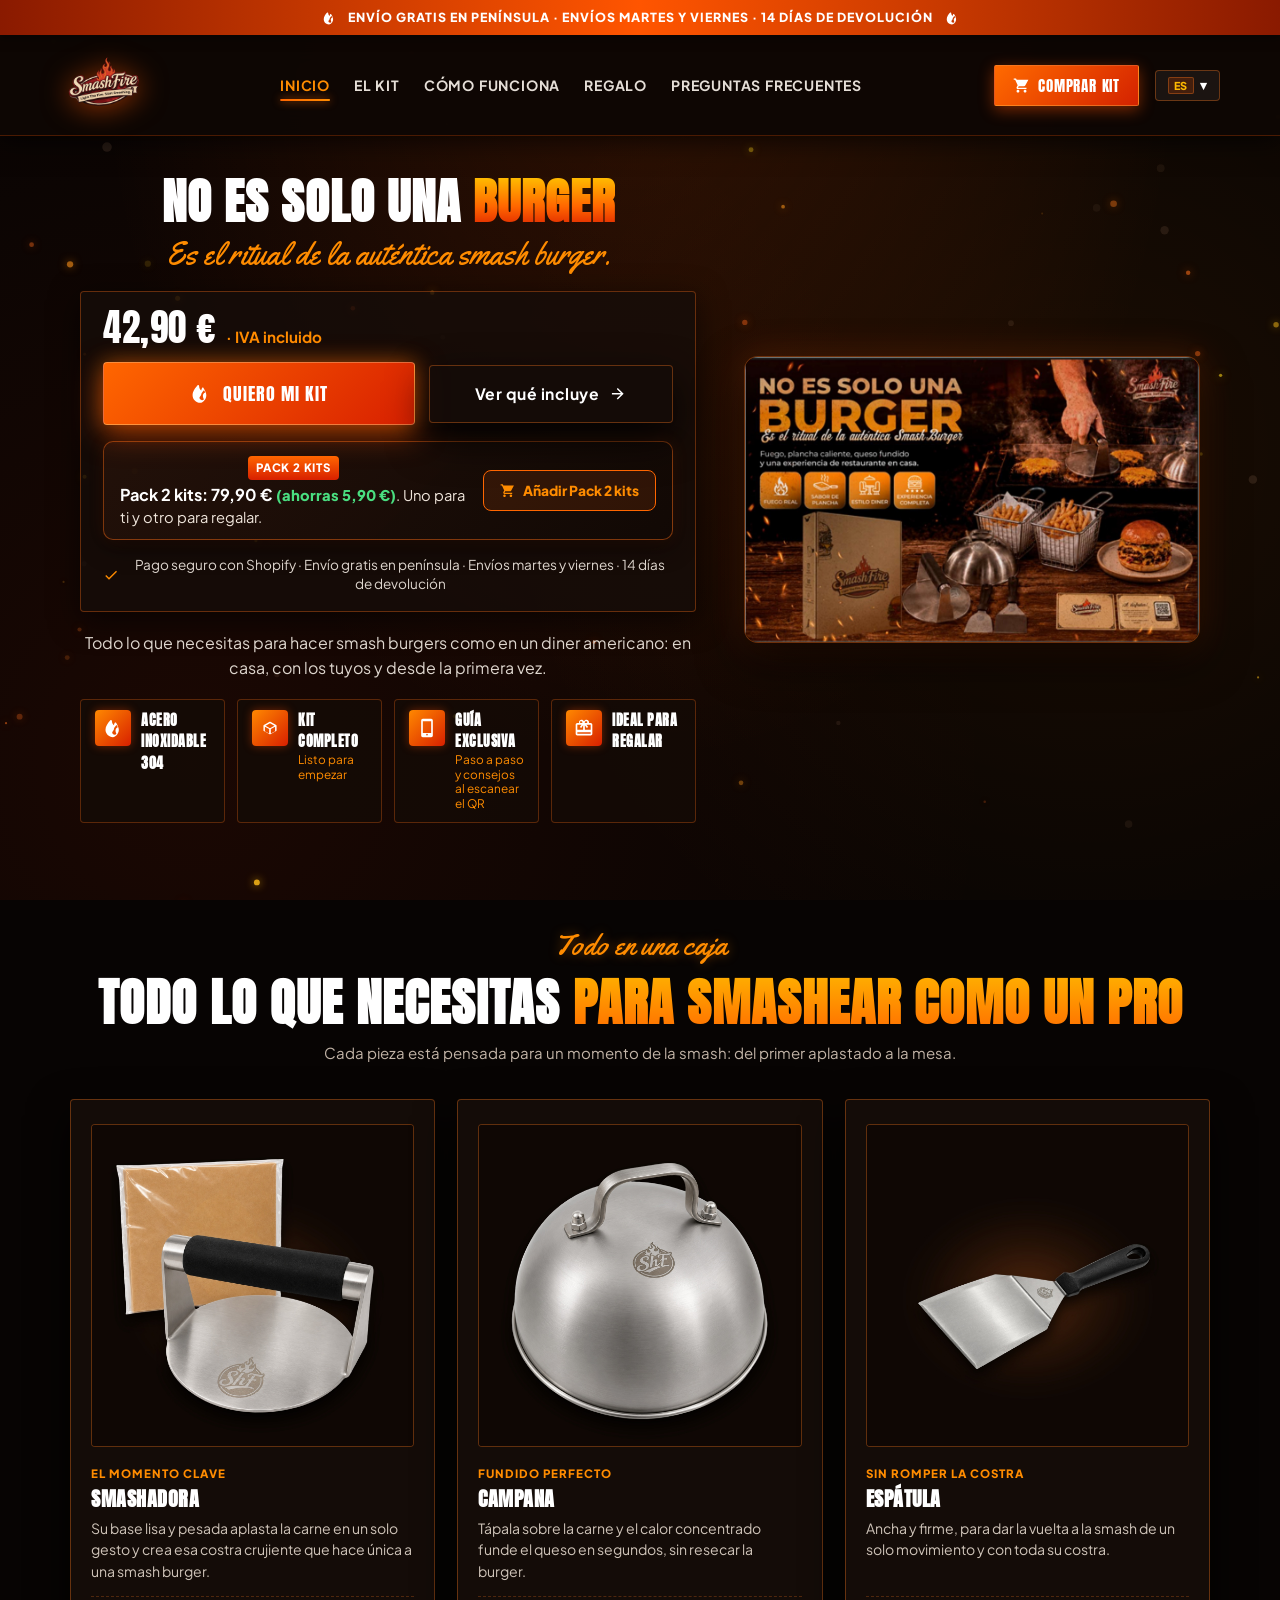
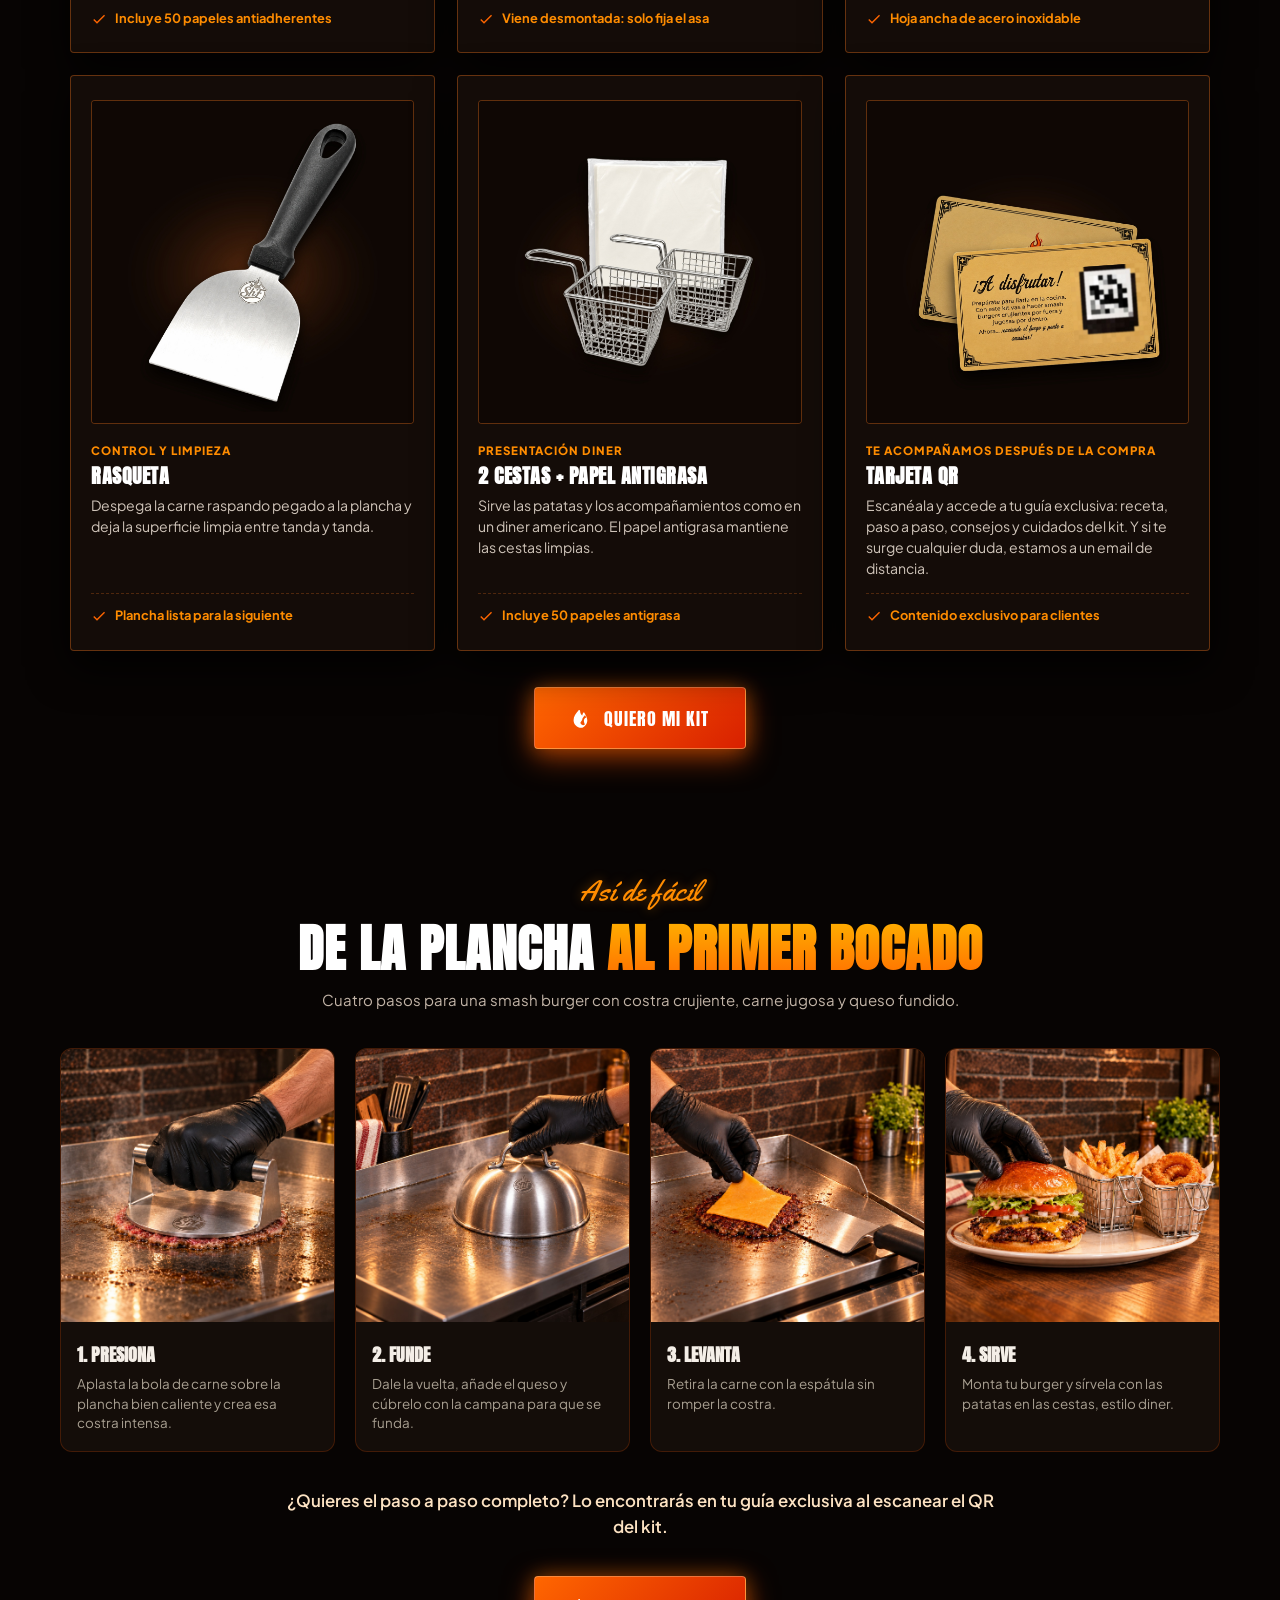
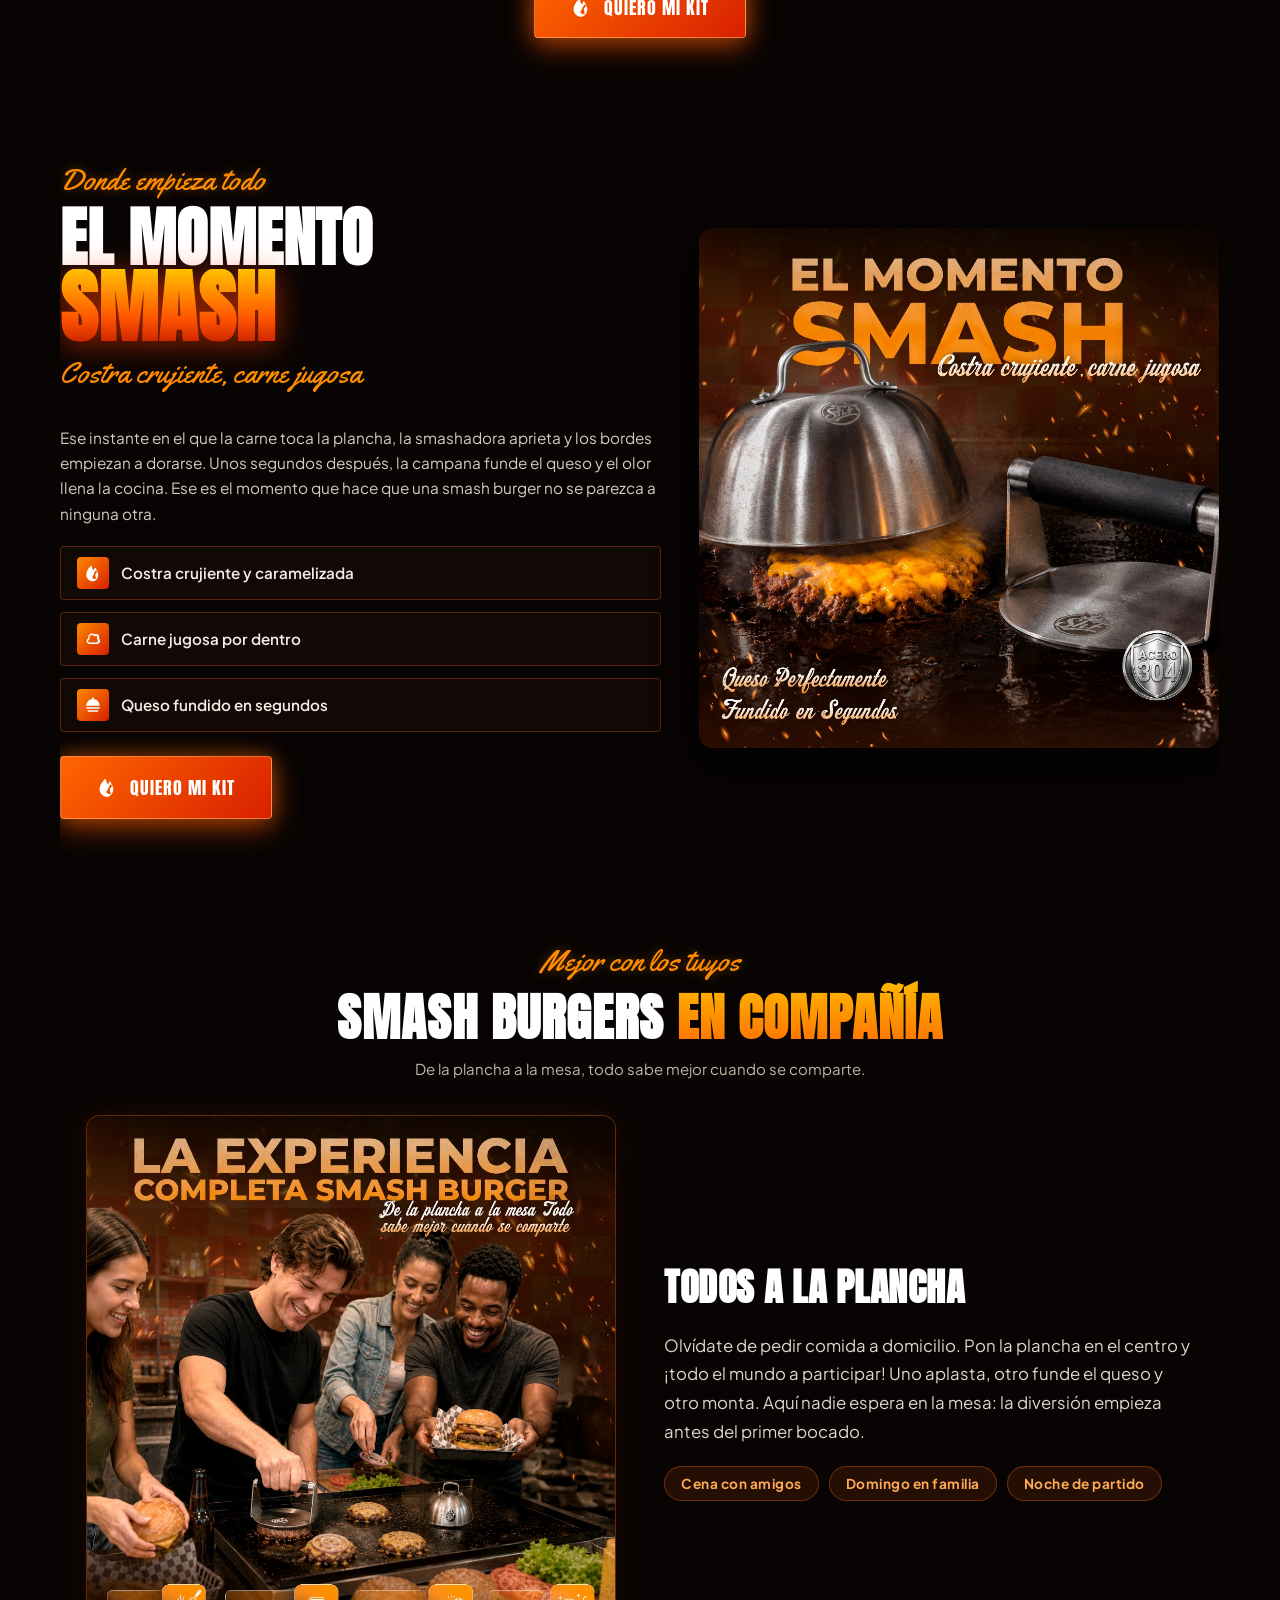
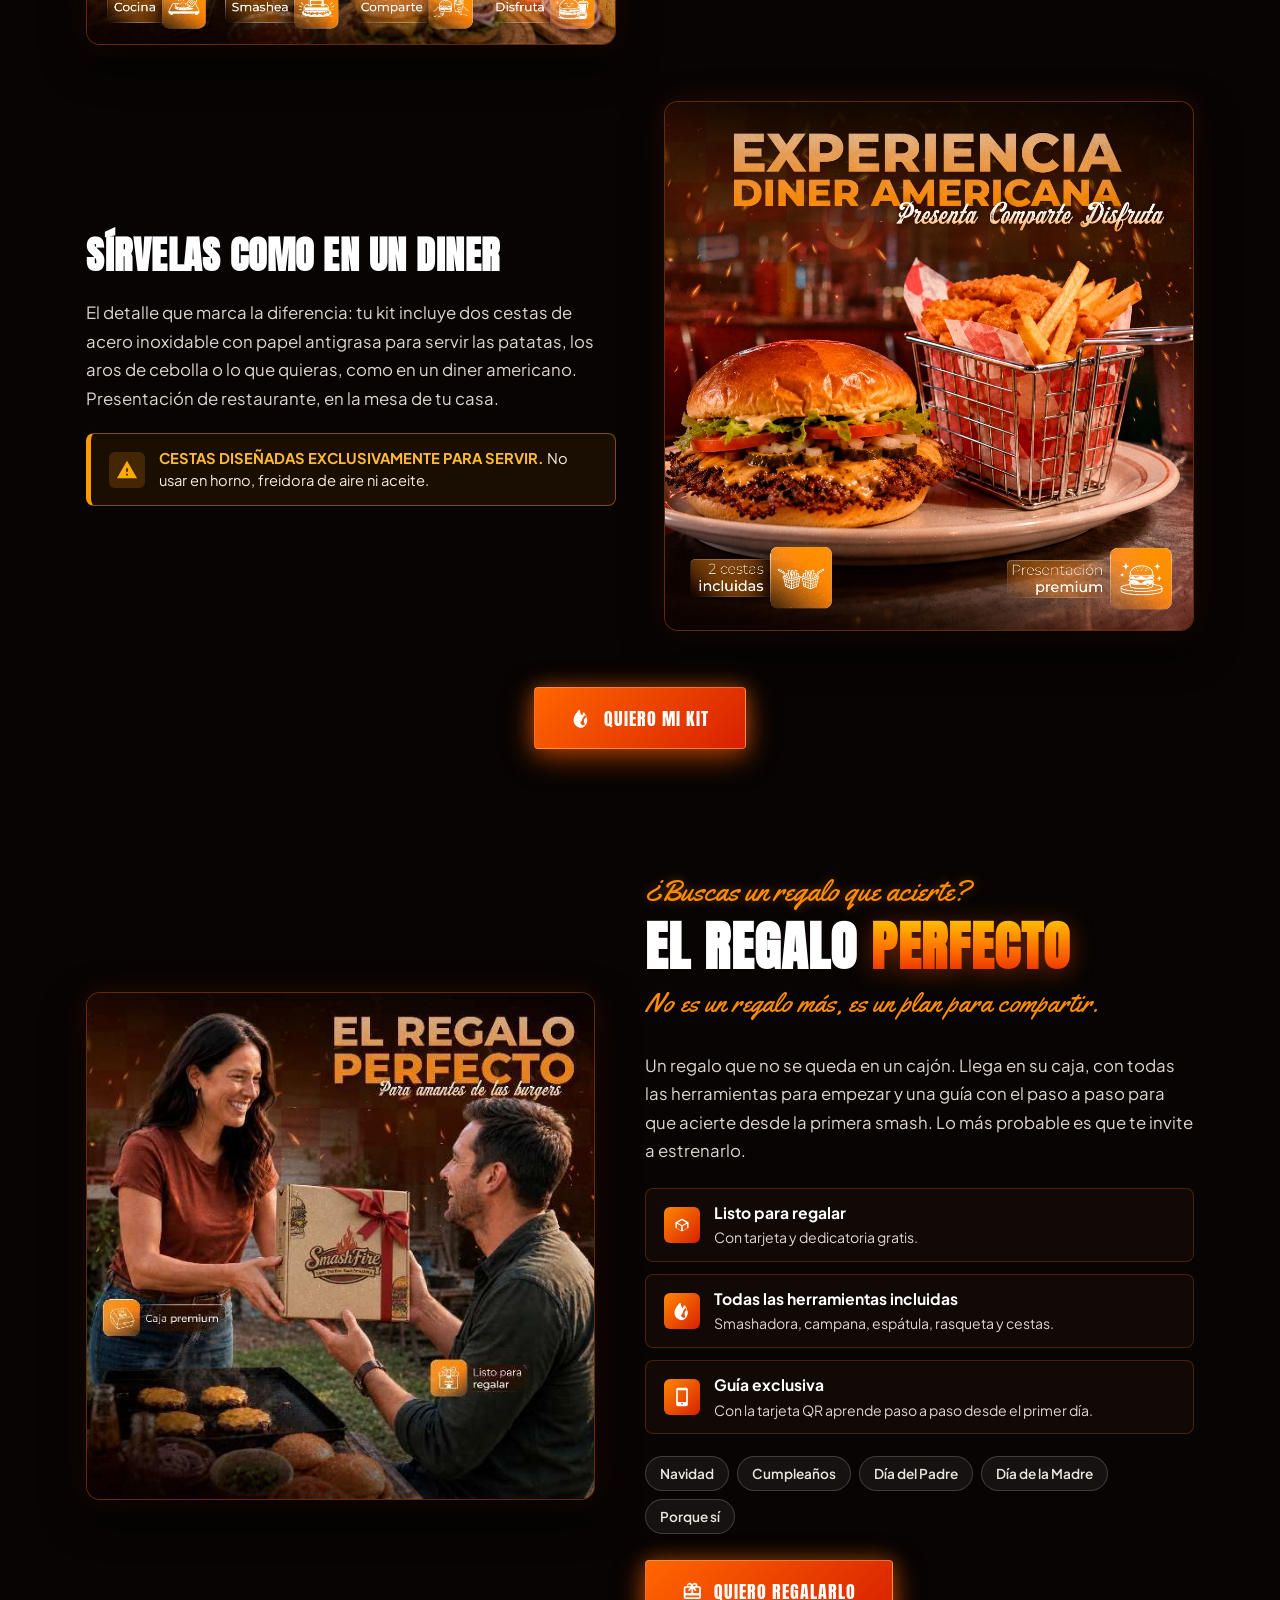
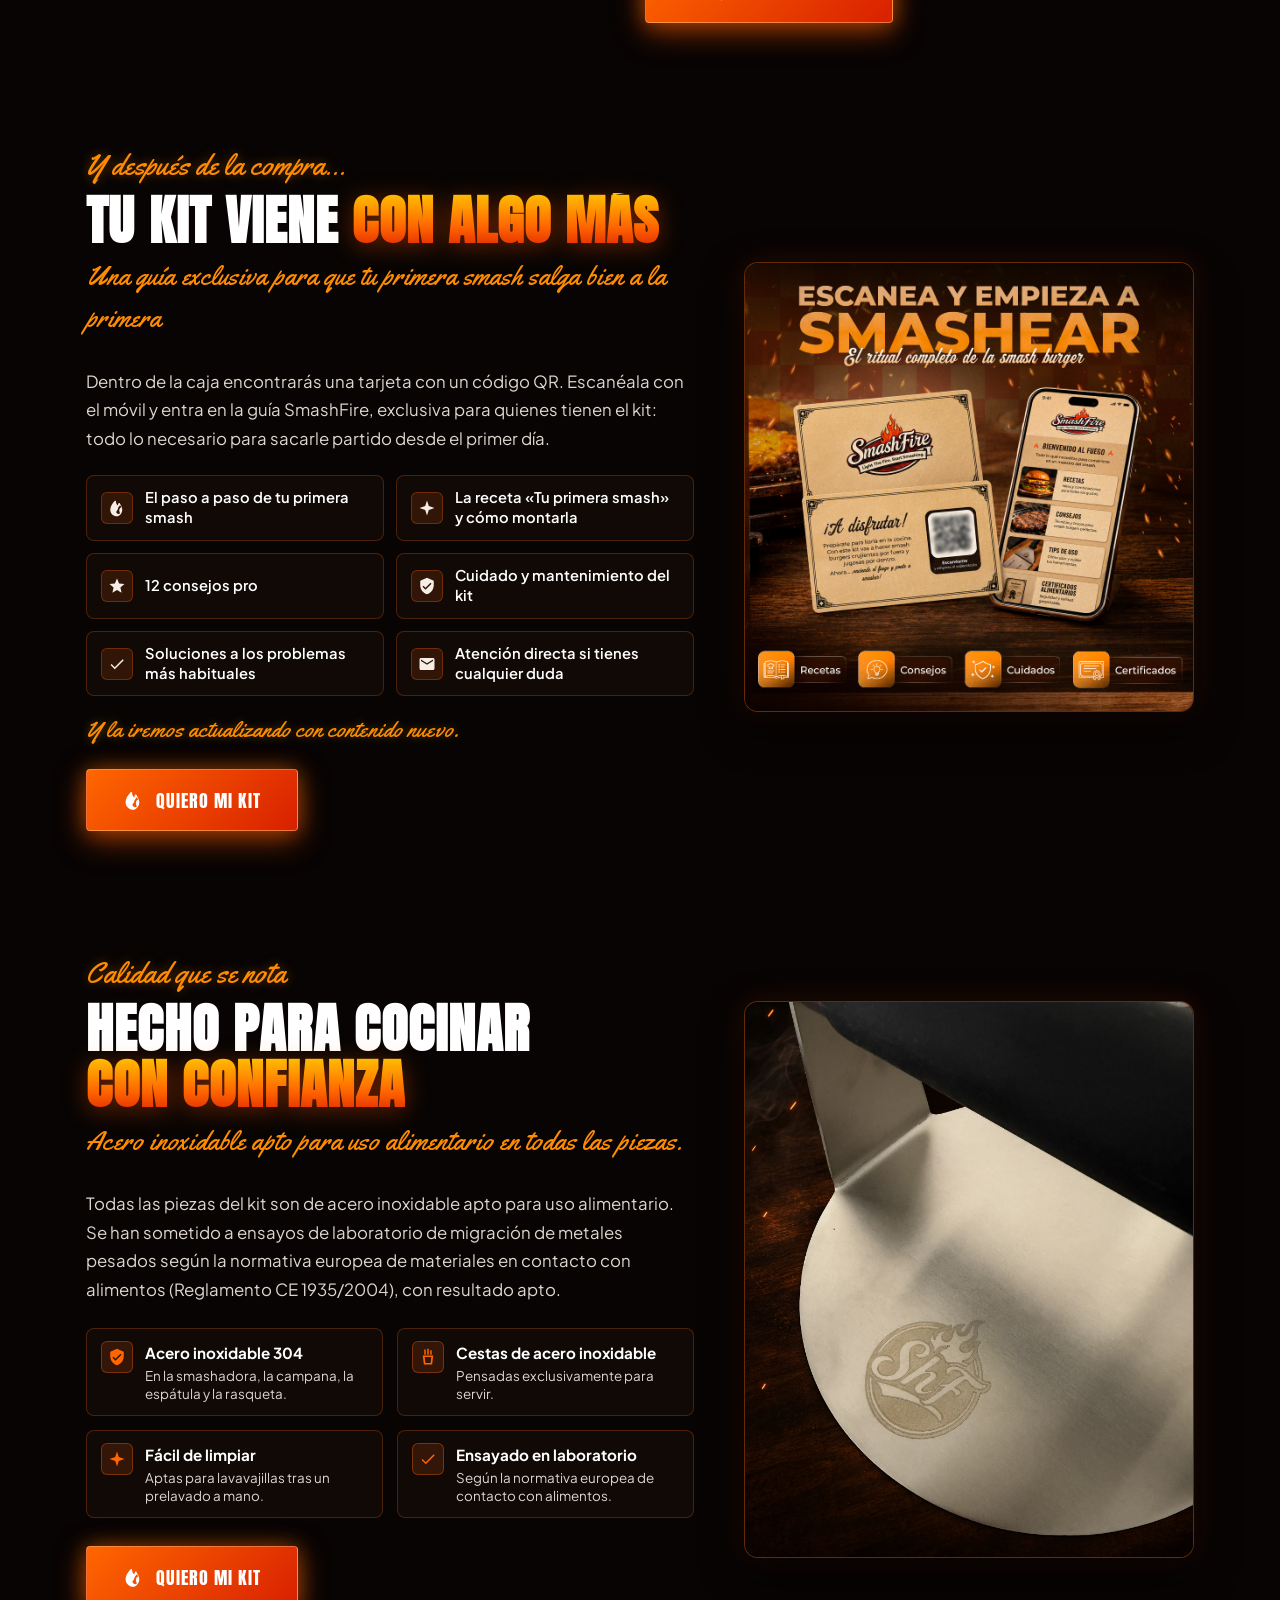
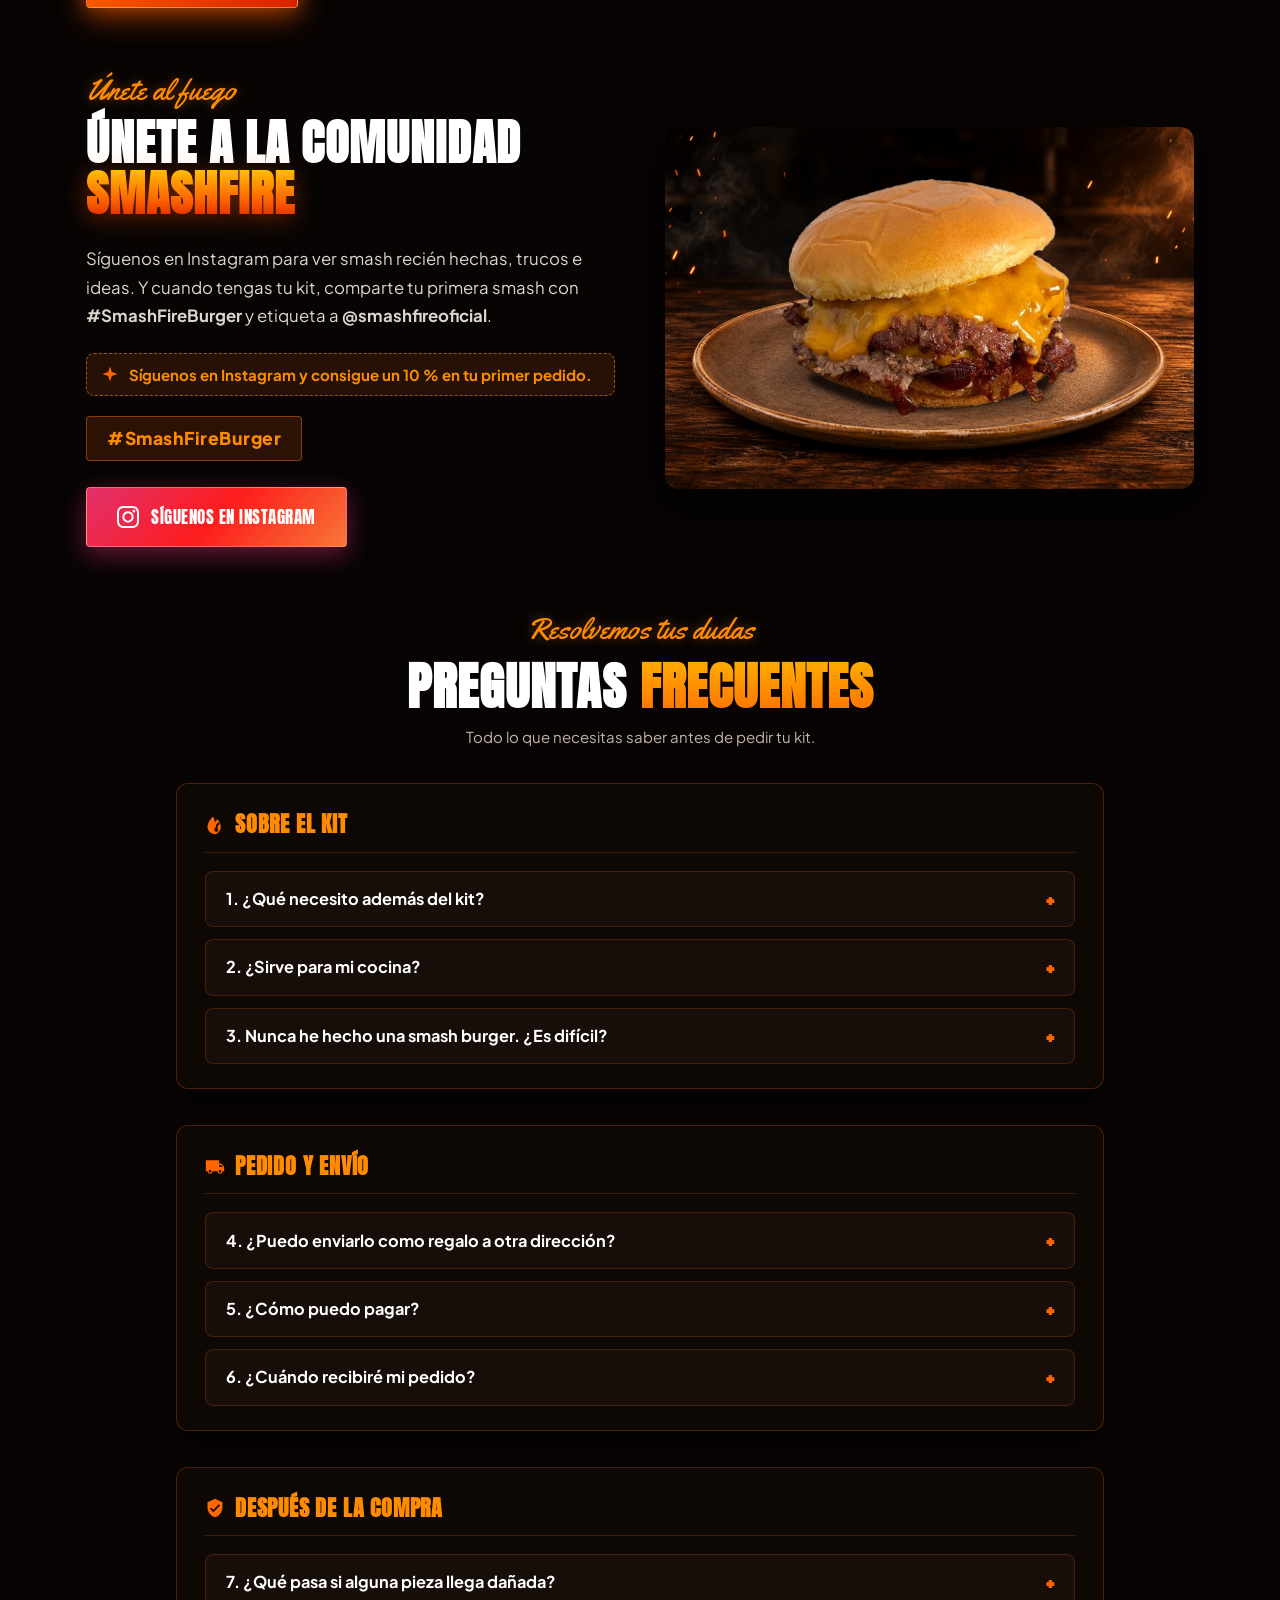
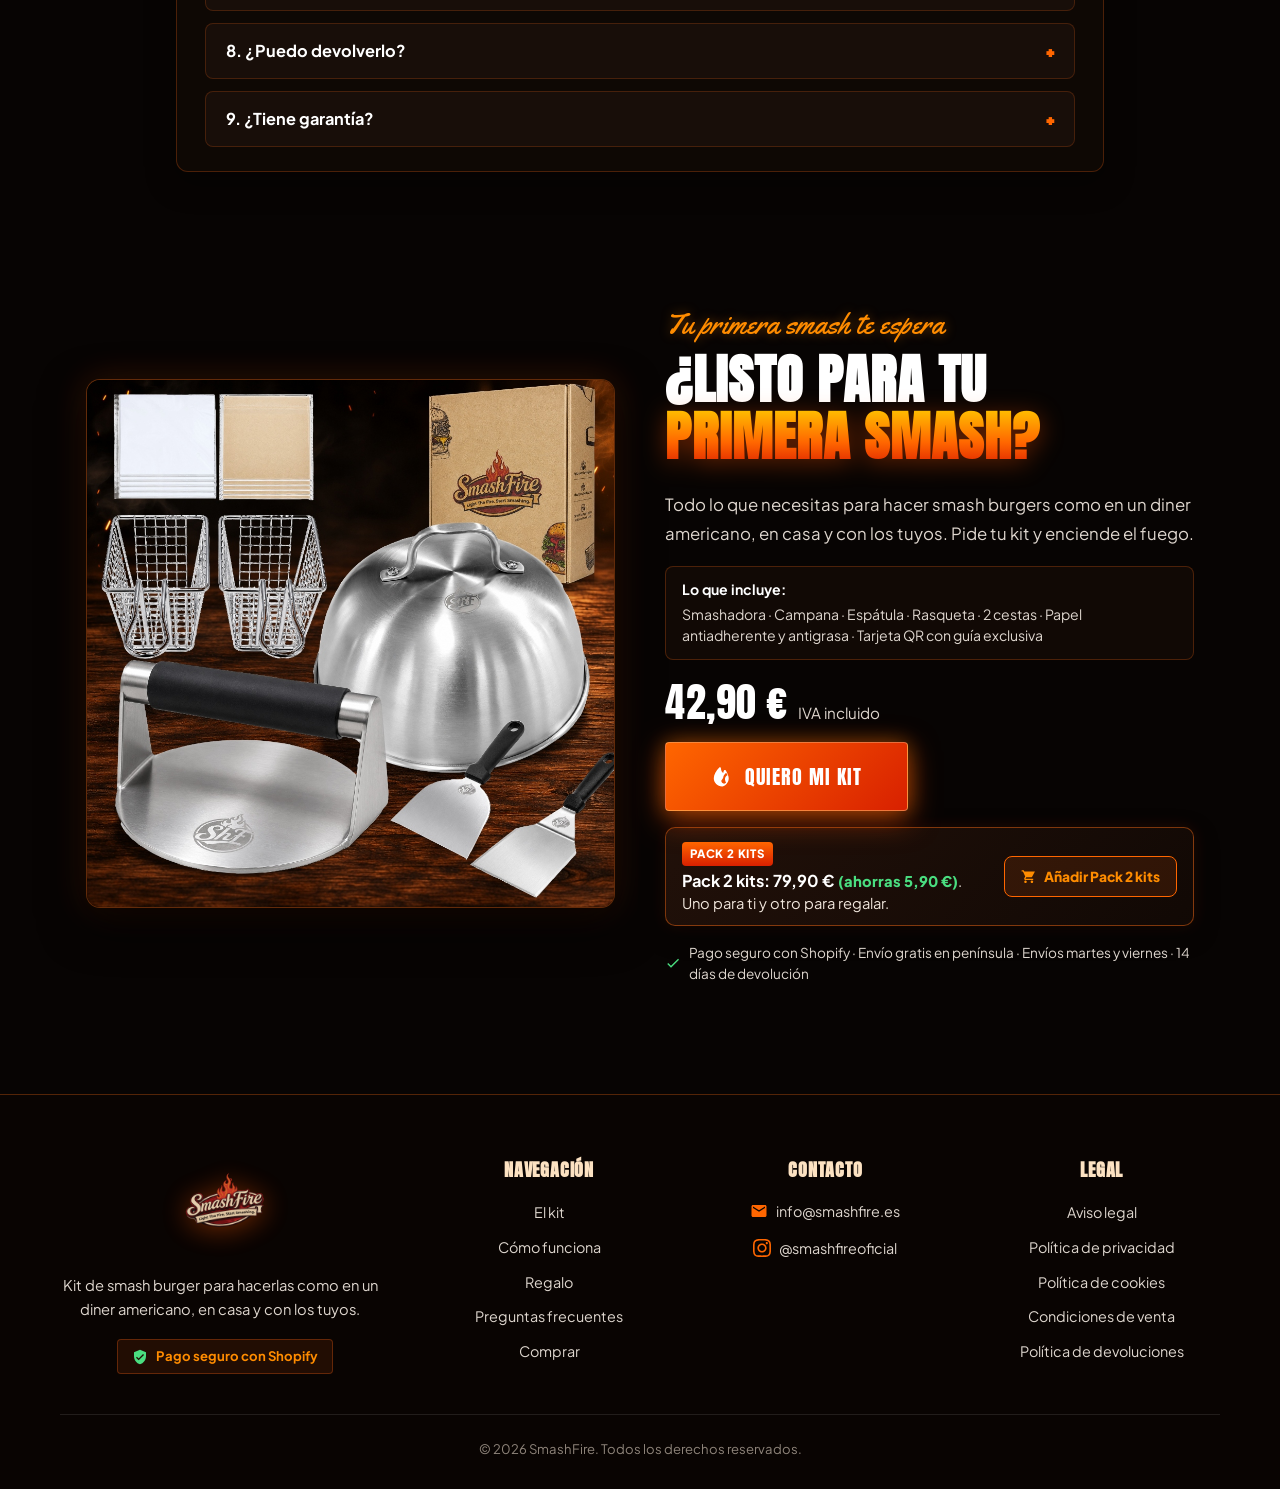
<file: index.html>
<!DOCTYPE html>
<html lang="es">
<head>
  <meta charset="UTF-8" />
  <meta name="viewport" content="width=device-width, initial-scale=1.0" />
  <title>Kit Oficial Smash Burger Acero Inoxidable 304 | SmashFire Oficial</title>
  <meta name="description" content="El kit oficial de smash burger para hacerlas como en un diner americano: en casa y con los tuyos. Acero inoxidable apto para uso alimentario en todas las piezas. Envíos martes y viernes." />
  <meta name="keywords" content="kit smash burger, prensa smash burger, campana cloche smash burger, acero inoxidable 304, espátula smash burger, hamburguesa smash, smash burger españa, smash burger diner" />
  <meta name="author" content="SmashFire Brand Europe" />
  <meta name="robots" content="index, follow, max-image-preview:large, max-snippet:-1, max-video-preview:-1" />
  <link rel="canonical" href="https://smashfire.es/" />

  <!-- Metadatos Open Graph / Facebook -->
  <meta property="og:locale" content="es_ES" />
  <meta property="og:type" content="website" />
  <meta property="og:site_name" content="SmashFire" />
  <meta property="og:title" content="Kit Oficial Smash Burger Acero Inoxidable 304 | SmashFire" />
  <meta property="og:description" content="Domina la auténtica costra crujiente de diner americano en casa. Acero inoxidable 304 macizo, apto para lavavajillas y garantía legal de 3 años. Compra con Shopify." />
  <meta property="og:url" content="https://smashfire.es/" />
  <meta property="og:image" content="https://smashfire.es/images/hero-no-es-solo-una-burger.jpg" />
  <meta property="og:image:width" content="1200" />
  <meta property="og:image:height" content="630" />
  <meta property="og:image:alt" content="Kit Oficial Smash Burger SmashFire 304" />

  <!-- Twitter Card -->
  <meta name="twitter:card" content="summary_large_image" />
  <meta name="twitter:title" content="Kit Oficial Smash Burger Acero Inoxidable 304 | SmashFire" />
  <meta name="twitter:description" content="Todo lo que necesitas para hacer smash burgers como en un diner americano, en casa y con los tuyos. Acero inoxidable apto para uso alimentario." />
  <meta name="twitter:image" content="https://smashfire.es/images/hero-no-es-solo-una-burger.jpg" />

  <!-- Schema.org Microdatos Avanzados para Google: Organization + Product + FAQPage -->
  <script type="application/ld+json">
  {
    "@context": "https://schema.org",
    "@graph": [
      {
        "@type": "Organization",
        "@id": "https://smashfire.es/#organization",
        "name": "SmashFire",
        "url": "https://smashfire.es/",
        "logo": "https://smashfire.es/images/logo.png",
        "email": "info@smashfire.es",
        "sameAs": [
          "https://www.instagram.com/smashfireoficial/"
        ]
      },
      {
        "@type": "WebSite",
        "@id": "https://smashfire.es/#website",
        "url": "https://smashfire.es/",
        "name": "SmashFire - Sitio Oficial",
        "publisher": {
          "@id": "https://smashfire.es/#organization"
        },
        "inLanguage": "es-ES"
      },
      {
        "@type": "Product",
        "@id": "https://smashfire.es/#product",
        "name": "Kit Oficial Smash Burger SmashFire en Acero Inoxidable 304",
        "image": [
          "https://smashfire.es/images/hero-no-es-solo-una-burger.jpg",
          "https://smashfire.es/images/diner-presentacion.jpg",
          "https://smashfire.es/images/momento-smash.jpg",
          "https://smashfire.es/images/monta-tu-smash.jpg"
        ],
        "description": "Kit de smash burger para hacerlas como en un diner americano, en casa y con los tuyos. Incluye smashadora y campana en acero inoxidable 304, espátula, rasqueta, 2 cestas para servir, papel antiadherente y antigrasa, y tarjeta QR con guía exclusiva paso a paso.",
        "sku": "SF-KIT-304-PRO",
        "brand": {
          "@type": "Brand",
          "name": "SmashFire"
        },
        "offers": {
          "@type": "Offer",
          "url": "https://smashfire.es/tienda.html",
          "priceCurrency": "EUR",
          "price": "42.90",
          "priceValidUntil": "2027-12-31",
          "itemCondition": "https://schema.org/NewCondition",
          "availability": "https://schema.org/InStock",
          "seller": {
            "@id": "https://smashfire.es/#organization"
          }
        }
      },
      {
        "@type": "FAQPage",
        "@id": "https://smashfire.es/#faq",
        "mainEntity": [
          {
            "@type": "Question",
            "name": "¿Qué necesito además del kit?",
            "acceptedAnswer": {
              "@type": "Answer",
              "text": "Una plancha o sartén de acero inoxidable y los ingredientes. El kit incluye las herramientas para hacer la smash y servirla, pero no la plancha."
            }
          },
          {
            "@type": "Question",
            "name": "¿Sirve para mi cocina?",
            "acceptedAnswer": {
              "@type": "Answer",
              "text": "Sí. Las herramientas se usan sobre la plancha, así que funcionan en cualquier cocina donde puedas calentar una plancha o sartén de acero inoxidable: gas, vitrocerámica o inducción (con una plancha compatible). En barbacoa, solo si tiene una plancha lisa de acero inoxidable: sobre una parrilla, la carne se cuela entre las rejillas."
            }
          },
          {
            "@type": "Question",
            "name": "Nunca he hecho una smash burger. ¿Es difícil?",
            "acceptedAnswer": {
              "@type": "Answer",
              "text": "No. Dentro del kit encontrarás una tarjeta con un código QR que te lleva a una guía exclusiva con el paso a paso, la receta y consejos para que te salga bien desde la primera vez."
            }
          },
          {
            "@type": "Question",
            "name": "¿Puedo enviarlo como regalo a otra dirección?",
            "acceptedAnswer": {
              "@type": "Answer",
              "text": "Sí. Al hacer el pedido puedes indicar una dirección de envío distinta a la tuya y añadir una tarjeta con tu dedicatoria, gratis."
            }
          },
          {
            "@type": "Question",
            "name": "¿Cómo puedo pagar?",
            "acceptedAnswer": {
              "@type": "Answer",
              "text": "Puedes pagar con tarjeta de forma segura a través de Shopify."
            }
          },
          {
            "@type": "Question",
            "name": "¿Cuándo recibiré mi pedido?",
            "acceptedAnswer": {
              "@type": "Answer",
              "text": "Enviamos los pedidos los martes y los viernes."
            }
          },
          {
            "@type": "Question",
            "name": "¿Qué pasa si alguna pieza llega dañada?",
            "acceptedAnswer": {
              "@type": "Answer",
              "text": "Escríbenos a info@smashfire.es con una foto y lo solucionamos."
            }
          },
          {
            "@type": "Question",
            "name": "¿Puedo devolverlo?",
            "acceptedAnswer": {
              "@type": "Answer",
              "text": "Sí. Tienes 14 días naturales desde que lo recibes para desistir de la compra. Consulta las condiciones en nuestra política de devoluciones."
            }
          },
          {
            "@type": "Question",
            "name": "¿Tiene garantía?",
            "acceptedAnswer": {
              "@type": "Answer",
              "text": "Sí. Como todos los productos vendidos en España, tiene la garantía legal de 3 años desde la entrega."
            }
          }
        ]
      }
    ]
  }
  </script>

  <link rel="stylesheet" href="styles.css" />
</head>
<body>

  <!-- ====================================================================
       SISTEMA DE ICONOS VECTORIALES DE MARCA (SVG NATIVO - CERO EMOJIS)
       ==================================================================== -->
  <svg id="sf-svg-library" style="display: none;" aria-hidden="true">
    <symbol id="sf-flame" viewBox="0 0 24 24">
      <path fill="currentColor" d="M12 23c-4.97 0-9-3.95-9-8.82 0-3.91 2.51-7.79 5.86-11.45.62-.68 1.74-.25 1.76.66.07 2.45 1.13 4.29 2.5 5.25.13-.97.43-1.95.96-2.88.36-.63 1.25-.66 1.63-.04 1.74 2.8 3.29 6.22 3.29 8.46 0 4.87-4.03 8.82-7 8.82zm-1-6c0 1.66 1.34 3 3 3 .83 0 1.58-.34 2.12-.88C15.68 18.06 15 16.63 15 15c0-1.8 1.12-3.35 2.72-3.96-.34-.96-.86-1.87-1.54-2.67-1.78 1.83-3.18 3.73-3.18 5.63z"/>
    </symbol>

    <symbol id="sf-cart" viewBox="0 0 24 24">
      <path fill="currentColor" d="M17 18c-1.1 0-1.99.9-1.99 2s.89 2 1.99 2 2-.9 2-2-.9-2-2-2zM7 18c-1.1 0-1.99.9-1.99 2S5.9 22 7 22s2-.9 2-2-.9-2-2-2zm0-3l1.1-2h7.45c.75 0 1.41-.41 1.75-1.03L21.7 4H5.21l-.94-2H1v2h2l3.6 7.59-1.35 2.44C4.52 15.37 5.48 17 7 17h12v-2H7z"/>
    </symbol>

    <symbol id="sf-shield" viewBox="0 0 24 24">
      <path fill="currentColor" d="M12 1L3 5v6c0 5.55 3.84 10.74 9 12 5.16-1.26 9-6.45 9-12V5l-9-4zm-2 16l-4-4 1.41-1.41L10 14.17l6.59-6.59L18 9l-8 8z"/>
    </symbol>

    <symbol id="sf-star" viewBox="0 0 24 24">
      <path fill="currentColor" d="M12 17.27L18.18 21l-1.64-7.03L22 9.24l-7.19-.61L12 2 9.19 8.63 2 9.24l5.46 4.73L5.82 21z"/>
    </symbol>

    <symbol id="sf-check" viewBox="0 0 24 24">
      <path fill="currentColor" d="M9 16.17L4.83 12l-1.42 1.41L9 19 21 7l-1.41-1.41z"/>
    </symbol>

    <symbol id="sf-cross" viewBox="0 0 24 24">
      <path fill="currentColor" d="M19 6.41L17.59 5 12 10.59 6.41 5 5 6.41 10.59 12 5 17.59 6.41 19 12 13.41 17.59 19 19 17.59 13.41 12z"/>
    </symbol>

    <symbol id="sf-arrow-right" viewBox="0 0 24 24">
      <path fill="currentColor" d="M12 4l-1.41 1.41L16.17 11H4v2h12.17l-5.58 5.59L12 20l8-8z"/>
    </symbol>

    <symbol id="sf-fries" viewBox="0 0 24 24">
      <path fill="currentColor" d="M7 2h2v7H7V2zm4-1h2v8h-2V1zm4 2h2v6h-2V3zM5 10h14l-1.5 12h-11L5 10zm3.5 10h7l.9-8H7.6l.9 8z"/>
    </symbol>

    <symbol id="sf-instagram" viewBox="0 0 24 24">
      <path fill="currentColor" d="M12 2.163c3.204 0 3.584.012 4.85.07 3.252.148 4.771 1.691 4.919 4.919.058 1.265.069 1.645.069 4.849 0 3.205-.012 3.584-.069 4.849-.149 3.225-1.664 4.771-4.919 4.919-1.266.058-1.644.07-4.85.07-3.204 0-3.584-.012-4.849-.07-3.26-.149-4.771-1.699-4.919-4.92-.058-1.265-.07-1.644-.07-4.849 0-3.204.013-3.583.07-4.849.149-3.227 1.664-4.771 4.919-4.919 1.266-.057 1.645-.069 4.849-.069zm0-2.163c-3.259 0-3.667.014-4.947.072-4.358.2-6.78 2.618-6.98 6.98-.059 1.281-.073 1.689-.073 4.948 0 3.259.014 3.668.072 4.948.2 4.358 2.618 6.78 6.98 6.98 1.281.058 1.689.072 4.948.072 3.259 0 3.668-.014 4.948-.072 4.354-.2 6.782-2.618 6.979-6.98.059-1.28.073-1.689.073-4.948 0-3.259-.014-3.667-.072-4.947-.196-4.354-2.617-6.78-6.979-6.98-1.281-.059-1.69-.073-4.949-.073zm0 5.838c-3.403 0-6.162 2.759-6.162 6.162s2.759 6.163 6.162 6.163 6.162-2.759 6.162-6.163c0-3.403-2.759-6.162-6.162-6.162zm0 10.162c-2.209 0-4-1.79-4-4 0-2.209 1.791-4 4-4s4 1.791 4 4c0 2.21-1.791 4-4 4zm6.406-11.845c-.796 0-1.441.645-1.441 1.44s.645 1.44 1.441 1.44c.795 0 1.439-.645 1.439-1.44s-.644-1.44-1.439-1.44z"/>
    </symbol>
      <symbol id="sf-cheese" viewBox="0 0 24 24">
      <path fill="currentColor" d="M11 2V4.1C6.6 4.6 3 8.4 3 13H21C21 8.4 17.4 4.6 13 4.1V2H11ZM3 15H21V17H3V15ZM5 19H19V21H5V19Z"/>
    </symbol>
      <symbol id="sf-truck" viewBox="0 0 24 24">
      <path fill="currentColor" d="M20 8h-3V4H1v13h2c0 1.66 1.34 3 3 3s3-1.34 3-3h6c0 1.66 1.34 3 3 3s3-1.34 3-3h2v-5l-3-4zM6 18.5c-.83 0-1.5-.67-1.5-1.5s.67-1.5 1.5-1.5 1.5.67 1.5 1.5-.67 1.5-1.5 1.5zm13.5-9l1.96 2.5H17V9.5h2.5zm-1.5 9c-.83 0-1.5-.67-1.5-1.5s.67-1.5 1.5-1.5 1.5.67 1.5 1.5-.67 1.5-1.5 1.5z"/>
    </symbol>

    <symbol id="sf-sparkle" viewBox="0 0 24 24">
      <path fill="currentColor" d="M12 2l2.4 7.2L22 12l-7.6 2.8L12 22l-2.4-7.2L2 12l7.6-2.8L12 2z"/>
    </symbol>
    <symbol id="sf-box" viewBox="0 0 24 24">
      <path fill="currentColor" d="M19.36 8.35l-6.86-3.81a1 1 0 00-1 0L4.64 8.35a1 1 0 00-.51.87v5.56a1 1 0 00.51.87l6.86 3.81a1 1 0 001 0l6.86-3.81a1 1 0 00.51-.87V9.22a1 1 0 00-.51-.87zM12 6.24l5.33 2.96L12 12.16 6.67 9.2 12 6.24zm-6.13 4.2l5.13 2.85v5.35l-5.13-2.85V10.44zm12.26 5.35l-5.13 2.85v-5.35l5.13-2.85v5.35z"/>
    </symbol>

    <symbol id="sf-mobile" viewBox="0 0 24 24">
      <path fill="currentColor" d="M17 1H7c-1.1 0-2 .9-2 2v18c0 1.1.9 2 2 2h10c1.1 0 2-.9 2-2V3c0-1.1-.9-2-2-2zm-5 20c-.55 0-1-.45-1-1s.45-1 1-1 1 .45 1 1-.45 1-1 1zm5-3H7V4h10v14z"/>
    </symbol>

    <symbol id="sf-gift" viewBox="0 0 24 24">
      <path fill="currentColor" d="M20 6h-2.18c.11-.31.18-.65.18-1 0-1.66-1.34-3-3-3-1.05 0-1.96.54-2.5 1.35l-.5.65-.5-.65C10.96 2.54 10.05 2 9 2 7.34 2 6 3.34 6 5c0 .35.07.69.18 1H4c-1.11 0-1.99.89-1.99 2L2 19c0 1.11.89 2 2 2h16c1.11 0 2-.89 2-2V8c0-1.11-.89-2-2-2zm-5-2c.55 0 1 .45 1 1s-.45 1-1 1h-2V5c0-.55.45-1 1-1zM9 4c.55 0 1 .45 1 1v1H8c-.55 0-1-.45-1-1s.45-1 1-1zm11 15H4v-2h16v2zm0-5H4V8h5.08L7 10.83 8.62 12 11 8.76V14h2V8.76L15.38 12 17 10.83 14.92 8H20v6z"/>
    </symbol>

    <symbol id="sf-meat" viewBox="0 0 24 24">
      <path fill="currentColor" d="M19.5 12c0-.23-.01-.45-.03-.68.49-.63.78-1.41.78-2.25 0-2.03-1.67-3.69-3.72-3.69-.74 0-1.43.22-2.01.6-.96-.78-2.19-1.23-3.52-1.23-3.04 0-5.5 2.46-5.5 5.5 0 .39.04.77.12 1.14C4.37 11.95 3.5 13.12 3.5 14.5c0 2.21 1.79 4 4 4h10c2.21 0 4-1.79 4-4 0-1.15-.49-2.18-1.27-2.91.17-.48.27-.99.27-1.59zM17.5 16.5h-10c-1.1 0-2-.9-2-2 0-.89.58-1.64 1.4-1.9l.71-.23-.17-.73c-.1-.45-.16-.92-.16-1.39 0-1.93 1.57-3.5 3.5-3.5 1.05 0 2.01.47 2.65 1.28l.51.64.73-.37c.4-.2 1.07-.3 1.34-.3 1.01 0 1.72.69 1.72 1.69 0 .44-.15.85-.43 1.18l-.55.65.65.55c.7.59 1.05 1.37 1.05 2.28 0 1.1-.9 2-2.01 2.08z"/>
    </symbol>

    <symbol id="sf-mail" viewBox="0 0 24 24">
      <path fill="currentColor" d="M20 4H4c-1.1 0-1.99.9-1.99 2L2 18c0 1.1.9 2 2 2h16c1.1 0 2-.9 2-2V6c0-1.1-.9-2-2-2zm0 4l-8 5-8-5V6l8 5 8-5v2z"/>
    </symbol>
  </svg>

  <!-- Lienzo interactivo de chispas y brasas -->
  <canvas id="embers-canvas"></canvas>

  <!-- Barra de aviso superior con rotador para móvil -->
  <div class="top-notice-bar">
    <div class="notice-bar-desktop">
      <svg class="sf-icon"><use href="#sf-flame"></use></svg>
      <span>Envío gratis en península · Envíos martes y viernes · 14 días de devolución</span>
      <svg class="sf-icon"><use href="#sf-flame"></use></svg>
    </div>
    <div class="notice-bar-mobile" id="notice-bar-rotator">
      <svg class="sf-icon"><use href="#sf-flame"></use></svg>
      <span class="notice-msg active" data-index="0">Envío gratis en península</span>
      <span class="notice-msg" data-index="1">Envíos martes y viernes</span>
      <span class="notice-msg" data-index="2">14 días de devolución</span>
      <svg class="sf-icon"><use href="#sf-flame"></use></svg>
    </div>
  </div>

  <!-- Header Global Oficial -->
  <header>
    <div class="container">
      <div class="nav-wrapper">
        <a href="index.html" class="brand-logo" aria-label="SmashFire Home">
          <img src="images/logo.png" alt="SmashFire Logo Oficial" class="header-logo-img">
        </a>

                <!-- Menú de Navegación Principal a Bloques -->
        <nav class="main-nav" id="main-nav">
          <a href="#inicio" class="main-nav-link active">Inicio</a>
          <a href="#el-kit" class="main-nav-link">El Kit</a>
          <a href="#paso-a-paso" class="main-nav-link">Cómo Funciona</a>
          <a href="#el-regalo" class="main-nav-link">Regalo</a>
          <a href="#faq" class="main-nav-link">Preguntas Frecuentes</a>
        </nav>

        <div class="header-right-group">
          <!-- Botón Compra Shopify -->
          <a href="https://tienda.smashfire.es/cart/59395325952264:1?storefront=true" class="btn-nav-buy">
            <svg class="sf-icon"><use href="#sf-cart"></use></svg>
            <span>Comprar Kit</span>
          </a>

          <!-- Selector de idiomas -->
          <div class="lang-selector-wrap">
            <button class="lang-btn" id="lang-btn" type="button" aria-expanded="false" aria-label="Seleccionar idioma">
              <span class="lang-code-pill">ES</span>
              <span class="lang-chevron">▾</span>
            </button>
            <ul class="lang-menu" id="lang-menu">
              <li><button class="active" onclick="switchLanguage('es')"><span class="lang-code-pill">ES</span> Español</button></li>
              <li><button onclick="switchLanguage('pt')"><span class="lang-code-pill">PT</span> Português (Em breve)</button></li>
              <li><button onclick="switchLanguage('en')"><span class="lang-code-pill">EN</span> English (Coming soon)</button></li>
            </ul>
          </div>

          <!-- Botón Menú Móvil -->
          <button type="button" class="mobile-menu-btn" id="mobile-menu-toggle" aria-label="Abrir menú de navegación">
            <svg width="22" height="22" viewBox="0 0 24 24" fill="currentColor">
              <path d="M3 18h18v-2H3v2zm0-5h18v-2H3v2zm0-7v2h18V6H3z"/>
            </svg>
          </button>
        </div>
      </div>
    </div>
  </header>

  <main class="container">

        <!-- ====================================================================
         BLOQUE 1 · CABECERA (OPTIMIZADO MÓVIL Y DESKTOP)
         ==================================================================== -->
    <section class="hero-commercial" id="inicio">
      <div class="hero-comm-container">
        
        <!-- Header Copy -->
        <div class="hero-comm-header-area">
          <h1 class="hero-comm-title">
            NO ES SOLO UNA <span class="hero-word-gradient">BURGER</span>
          </h1>
          <div class="hero-comm-subtitle">Es el ritual de la auténtica smash burger.</div>
        </div>

        <!-- Imagen / Showcase del Kit (Visible en móvil antes del botón de compra) -->
        <div class="hero-comm-media-area">
          <div class="hero-showcase-box">
            <img src="images/hero-no-es-solo-una-burger.jpg" alt="No es solo una burger, es el ritual de la auténtica smash burger con el Kit SmashFire" class="hero-showcase-img" loading="eager">
          </div>
        </div>

        <!-- Zona de Compra & Precio (Visible en móvil sin tener que bajar) -->
        <div class="hero-comm-cta-area">
          <div class="hero-price-tag">
            <span class="hero-price-amount">42,90 €</span>
            <span class="hero-price-vat">· IVA incluido</span>
          </div>

          <div class="hero-comm-actions">
            <a href="https://tienda.smashfire.es/cart/59395325952264:1?storefront=true" class="btn-primary-fire hero-btn-main">
              <svg class="sf-icon"><use href="#sf-flame"></use></svg>
              <span>QUIERO MI KIT</span>
            </a>
            <a href="#el-kit" class="btn-secondary-iron hero-btn-sub">
              <span>Ver qué incluye</span>
              <svg class="sf-icon"><use href="#sf-arrow-right"></use></svg>
            </a>
          </div>

          <!-- Pack 2 Kits Oferta -->
          <div class="bundle-pack-card">
            <div class="bundle-pack-info">
              <span class="bundle-pack-badge">PACK 2 KITS</span>
              <div class="bundle-pack-text">
                <strong>Pack 2 kits: 79,90 €</strong> <span class="bundle-pack-saving">(ahorras 5,90 €)</span>. Uno para ti y otro para regalar.
              </div>
            </div>
            <a href="https://tienda.smashfire.es/cart/59395325952264:2?storefront=true" class="btn-bundle-buy">
              <svg class="sf-icon"><use href="#sf-cart"></use></svg>
              <span>Añadir Pack 2 kits</span>
            </a>
          </div>

          <div class="hero-comm-trust-line">
            <svg class="sf-icon"><use href="#sf-check"></use></svg>
            <span>Pago seguro con Shopify · Envío gratis en península · Envíos martes y viernes · 14 días de devolución</span>
          </div>
        </div>

        <!-- Texto Descriptivo & Insignias Oficiales -->
        <div class="hero-comm-details-area">
          <p class="hero-comm-lead">
            Todo lo que necesitas para hacer smash burgers como en un diner americano: en casa, con los tuyos y desde la primera vez.
          </p>

          <!-- 4 Insignias en una sola línea en ordenador -->
          <div class="hero-insignias-grid">
            <div class="hero-insignia-card">
              <div class="insignia-icon-box"><svg class="sf-icon"><use href="#sf-flame"></use></svg></div>
              <div class="insignia-text-box">
                <strong>Acero inoxidable 304</strong>
              </div>
            </div>

            <div class="hero-insignia-card">
              <div class="insignia-icon-box"><svg class="sf-icon"><use href="#sf-box"></use></svg></div>
              <div class="insignia-text-box">
                <strong>Kit completo</strong>
                <span>Listo para empezar</span>
              </div>
            </div>

            <div class="hero-insignia-card">
              <div class="insignia-icon-box"><svg class="sf-icon"><use href="#sf-mobile"></use></svg></div>
              <div class="insignia-text-box">
                <strong>Guía exclusiva</strong>
                <span>Paso a paso y consejos al escanear el QR</span>
              </div>
            </div>

            <div class="hero-insignia-card">
              <div class="insignia-icon-box"><svg class="sf-icon"><use href="#sf-gift"></use></svg></div>
              <div class="insignia-text-box">
                <strong>Ideal para regalar</strong>
              </div>
            </div>
          </div>
        </div>

      </div>
    </section>

    <!-- ====================================================================
         SECCIÓN: QUÉ INCLUYE EL KIT SMASHFIRE
         ==================================================================== -->
        <!-- ====================================================================
         BLOQUE 2 · ¿QUÉ INCLUYE EL KIT? (6 HERRAMIENTAS - 3+3 DESKTOP / 2+2 MÓVIL)
         ==================================================================== -->
    <section class="kit-breakdown-section" id="el-kit">
      <div class="section-header">
        <span class="section-tag-script">Todo en una caja</span>
        <h2 class="section-title">TODO LO QUE NECESITAS <span>PARA SMASHEAR COMO UN PRO</span></h2>
        <p class="section-lead">
          Cada pieza está pensada para un momento de la smash: del primer aplastado a la mesa.
        </p>
      </div>

      <div class="kit-tools-grid">
        <!-- 1. Smashadora -->
        <article class="kit-tool-card">
          <div class="kit-tool-photo">
            <img src="images/pieza-smashadora.jpg" alt="Smashadora maciza de acero inoxidable 304" class="kit-tool-img" loading="lazy">
          </div>
          <span class="kit-tool-tag">EL MOMENTO CLAVE</span>
          <h3 class="kit-tool-title">Smashadora</h3>
          <p class="kit-tool-desc">
            Su base lisa y pesada aplasta la carne en un solo gesto y crea esa costra crujiente que hace única a una smash burger.
          </p>
          <div class="kit-tool-footer-line">
            <svg class="sf-icon"><use href="#sf-check"></use></svg>
            <span>Incluye 50 papeles antiadherentes</span>
          </div>
        </article>

        <!-- 2. Campana -->
        <article class="kit-tool-card">
          <div class="kit-tool-photo">
            <img src="images/pieza-campana.jpg" alt="Campana cloche montada concentrando calor" class="kit-tool-img" loading="lazy">
          </div>
          <span class="kit-tool-tag">FUNDIDO PERFECTO</span>
          <h3 class="kit-tool-title">Campana</h3>
          <p class="kit-tool-desc">
            Tápala sobre la carne y el calor concentrado funde el queso en segundos, sin resecar la burger.
          </p>
          <div class="kit-tool-footer-line">
            <svg class="sf-icon"><use href="#sf-check"></use></svg>
            <span>Viene desmontada: solo fija el asa</span>
          </div>
        </article>

        <!-- 3. Espátula -->
        <article class="kit-tool-card">
          <div class="kit-tool-photo">
            <img src="images/pieza-espatula.jpg" alt="Espátula ancha volteando la smash burger" class="kit-tool-img" loading="lazy">
          </div>
          <span class="kit-tool-tag">SIN ROMPER LA COSTRA</span>
          <h3 class="kit-tool-title">Espátula</h3>
          <p class="kit-tool-desc">
            Ancha y firme, para dar la vuelta a la smash de un solo movimiento y con toda su costra.
          </p>
          <div class="kit-tool-footer-line">
            <svg class="sf-icon"><use href="#sf-check"></use></svg>
            <span>Hoja ancha de acero inoxidable</span>
          </div>
        </article>

        <!-- 4. Rasqueta -->
        <article class="kit-tool-card">
          <div class="kit-tool-photo">
            <img src="images/pieza-rasqueta.jpg" alt="Rasqueta limpiando la plancha entre tandas" class="kit-tool-img" loading="lazy">
          </div>
          <span class="kit-tool-tag">CONTROL Y LIMPIEZA</span>
          <h3 class="kit-tool-title">Rasqueta</h3>
          <p class="kit-tool-desc">
            Despega la carne raspando pegado a la plancha y deja la superficie limpia entre tanda y tanda.
          </p>
          <div class="kit-tool-footer-line">
            <svg class="sf-icon"><use href="#sf-check"></use></svg>
            <span>Plancha lista para la siguiente</span>
          </div>
        </article>

        <!-- 5. 2 cestas + papel antigrasa -->
        <article class="kit-tool-card">
          <div class="kit-tool-photo">
            <img src="images/pieza-cestas.jpg" alt="2 cestas diner y lote de papel antigrasa" class="kit-tool-img" loading="lazy">
          </div>
          <span class="kit-tool-tag">PRESENTACIÓN DINER</span>
          <h3 class="kit-tool-title">2 cestas + papel antigrasa</h3>
          <p class="kit-tool-desc">
            Sirve las patatas y los acompañamientos como en un diner americano. El papel antigrasa mantiene las cestas limpias.
          </p>
          <div class="kit-tool-footer-line">
            <svg class="sf-icon"><use href="#sf-check"></use></svg>
            <span>Incluye 50 papeles antigrasa</span>
          </div>
        </article>

        <!-- 6. Tarjeta QR -->
        <article class="kit-tool-card">
          <div class="kit-tool-photo">
            <img src="images/pieza-tarjeta-qr.jpg" alt="Tarjeta QR exclusiva de acompañamiento post-compra" class="kit-tool-img" loading="lazy">
          </div>
          <span class="kit-tool-tag">TE ACOMPAÑAMOS DESPUÉS DE LA COMPRA</span>
          <h3 class="kit-tool-title">Tarjeta QR</h3>
          <p class="kit-tool-desc">
            Escanéala y accede a tu guía exclusiva: receta, paso a paso, consejos y cuidados del kit. Y si te surge cualquier duda, estamos a un email de distancia.
          </p>
          <div class="kit-tool-footer-line">
            <svg class="sf-icon"><use href="#sf-check"></use></svg>
            <span>Contenido exclusivo para clientes</span>
          </div>
        </article>
      </div>

      <!-- Botón al final del bloque según PDF -->
      <div class="kit-block-cta">
        <a href="https://tienda.smashfire.es/cart/59395325952264:1?storefront=true" class="btn-primary-fire">
          <svg class="sf-icon"><use href="#sf-flame"></use></svg>
          <span>QUIERO MI KIT</span>
        </a>
      </div>
    </section>

    <!-- ====================================================================
         BLOQUE 3 · DE LA PLANCHA AL PRIMER BOCADO (LOS 4 PASOS)
         ==================================================================== -->
    <section class="ritual-walkthrough-section" id="paso-a-paso">
      <div class="section-header">
        <span class="section-tag-script">Así de fácil</span>
        <h2 class="section-title">DE LA PLANCHA <span>AL PRIMER BOCADO</span></h2>
        <p class="section-lead">
          Cuatro pasos para una smash burger con costra crujiente, carne jugosa y queso fundido.
        </p>
      </div>

      <div class="ritual-steps-grid">
        <!-- 1. Presiona -->
        <div class="ritual-step-card">
          <div class="ritual-step-media">
            <img src="images/paso-3.jpg" alt="Paso 1: Presiona y aplasta sobre la plancha bien caliente" loading="lazy">
          </div>
          <div class="ritual-step-content">
            <h3 class="ritual-step-title">1. PRESIONA</h3>
            <p class="ritual-step-desc">
              Aplasta la bola de carne sobre la plancha bien caliente y crea esa costra intensa.
            </p>
          </div>
        </div>

        <!-- 2. Funde -->
        <div class="ritual-step-card">
          <div class="ritual-step-media">
            <img src="images/paso-6.jpg" alt="Paso 2: Funde el queso bajo la campana para concentrar calor" loading="lazy">
          </div>
          <div class="ritual-step-content">
            <h3 class="ritual-step-title">2. FUNDE</h3>
            <p class="ritual-step-desc">
              Dale la vuelta, añade el queso y cúbrelo con la campana para que se funda.
            </p>
          </div>
        </div>

        <!-- 3. Levanta -->
        <div class="ritual-step-card">
          <div class="ritual-step-media">
            <img src="images/paso-5.jpg" alt="Paso 3: Levanta la carne con la espátula sin romper la costra" loading="lazy">
          </div>
          <div class="ritual-step-content">
            <h3 class="ritual-step-title">3. LEVANTA</h3>
            <p class="ritual-step-desc">
              Retira la carne con la espátula sin romper la costra.
            </p>
          </div>
        </div>

        <!-- 4. Sirve -->
        <div class="ritual-step-card">
          <div class="ritual-step-media">
            <img src="images/paso-7.jpg" alt="Paso 4: Sirve la burger con patatas en cestas diner" loading="lazy">
          </div>
          <div class="ritual-step-content">
            <h3 class="ritual-step-title">4. SIRVE</h3>
            <p class="ritual-step-desc">
              Monta tu burger y sírvela con las patatas en las cestas, estilo diner.
            </p>
          </div>
        </div>
      </div>

      <!-- Cierre del bloque & Botón según PDF -->
      <div class="ritual-block-closing">
        <p class="ritual-closing-text">
          ¿Quieres el paso a paso completo? Lo encontrarás en tu guía exclusiva al escanear el QR del kit.
        </p>
        <div class="ritual-block-cta">
          <a href="https://tienda.smashfire.es/cart/59395325952264:1?storefront=true" class="btn-primary-fire">
            <svg class="sf-icon"><use href="#sf-flame"></use></svg>
            <span>QUIERO MI KIT</span>
          </a>
        </div>
      </div>
    </section>

        <!-- ====================================================================
         BLOQUE 4 · EL MOMENTO SMASH (EXPERIENCIA SENSORIAL)
         ==================================================================== -->
    <section class="smash-moment-section" id="momento-smash">
      <div class="smash-moment-grid">
        <div class="smash-moment-content">
          <div class="smash-title-box">
            <span class="section-tag-script" style="text-align: left;">Donde empieza todo</span>
            <h2 class="smash-big-title">
              EL MOMENTO
              <span class="smash-word-gradient">SMASH</span>
            </h2>
            <div class="smash-cursive-hook">Costra crujiente, carne jugosa</div>
          </div>

          <div class="smash-details-box">
            <p class="smash-text-body">
              Ese instante en el que la carne toca la plancha, la smashadora aprieta y los bordes empiezan a dorarse. Unos segundos después, la campana funde el queso y el olor llena la cocina. Ese es el momento que hace que una smash burger no se parezca a ninguna otra.
            </p>

            <!-- Tres destacados con icono según especificación del PDF -->
            <div class="smash-highlights-list">
              <div class="smash-highlight-item">
                <div class="highlight-icon-box"><svg class="sf-icon"><use href="#sf-flame"></use></svg></div>
                <span>Costra crujiente y caramelizada</span>
              </div>
              <div class="smash-highlight-item">
                <div class="highlight-icon-box"><svg class="sf-icon"><use href="#sf-meat"></use></svg></div>
                <span>Carne jugosa por dentro</span>
              </div>
              <div class="smash-highlight-item">
                <div class="highlight-icon-box"><svg class="sf-icon"><use href="#sf-cheese"></use></svg></div>
                <span>Queso fundido en segundos</span>
              </div>
            </div>

            <!-- Botón de compra QUIERO MI KIT al final del bloque -->
            <div class="smash-moment-cta">
              <a href="https://tienda.smashfire.es/cart/59395325952264:1?storefront=true" class="btn-primary-fire">
                <svg class="sf-icon"><use href="#sf-flame"></use></svg>
                <span>QUIERO MI KIT</span>
              </a>
            </div>
          </div>
        </div>

        <!-- Foto a la derecha (en móvil se sitúa debajo del título) -->
        <div class="smash-photo-frame">
          <img src="images/momento-smash.jpg" alt="El Momento Smash: campana y prensa creando costra y fundiendo queso" class="framed-square-img" loading="lazy">
        </div>
      </div>
    </section>

        <!-- ====================================================================
         BLOQUE 5 · SMASH BURGERS EN COMPAÑÍA
         (Sustituye al antiguo «¿Por qué acero 304 y no hierro fundido?»)
         ==================================================================== -->
    <section class="together-section" id="en-compania">
      <div class="section-header">
        <span class="section-tag-script">Mejor con los tuyos</span>
        <h2 class="section-title">SMASH BURGERS <span>EN COMPAÑÍA</span></h2>
        <p class="section-lead">De la plancha a la mesa, todo sabe mejor cuando se comparte.</p>
      </div>

      <div class="together-container">
        <!-- Parte 1: Todos a la plancha (Foto izquierda, Texto derecha) -->
        <div class="together-row row-part-1">
          <div class="together-media">
            <div class="together-photo-frame">
              <img src="images/experiencia-amigos.jpg" alt="Todos a la plancha preparando auténticas smash burgers con el kit SmashFire" class="together-img" loading="lazy">
            </div>
          </div>
          <div class="together-text-col">
            <h3 class="together-part-title">TODOS A LA PLANCHA</h3>
            <p class="together-desc">
              Olvídate de pedir comida a domicilio. Pon la plancha en el centro y ¡todo el mundo a participar! Uno aplasta, otro funde el queso y otro monta. Aquí nadie espera en la mesa: la diversión empieza antes del primer bocado.
            </p>
            <div class="together-tags-row">
              <span class="together-tag-pill">Cena con amigos</span>
              <span class="together-tag-pill">Domingo en familia</span>
              <span class="together-tag-pill">Noche de partido</span>
            </div>
          </div>
        </div>

        <!-- Parte 2: Sírvelas como en un diner (Texto izquierda, Foto derecha) -->
        <div class="together-row row-part-2">
          <div class="together-text-col">
            <h3 class="together-part-title">SÍRVELAS COMO EN UN DINER</h3>
            <p class="together-desc">
              El detalle que marca la diferencia: tu kit incluye dos cestas de acero inoxidable con papel antigrasa para servir las patatas, los aros de cebolla o lo que quieras, como en un diner americano. Presentación de restaurante, en la mesa de tu casa.
            </p>
            <div class="together-warning-box">
              <div class="warning-icon-box">
                <svg class="sf-icon warning-svg-icon" viewBox="0 0 24 24" fill="currentColor">
                  <path d="M1 21h22L12 2 1 21zm12-3h-2v-2h2v2zm0-4h-2v-4h2v4z"/>
                </svg>
              </div>
              <div class="warning-text">
                <strong>CESTAS DISEÑADAS EXCLUSIVAMENTE PARA SERVIR.</strong> No usar en horno, freidora de aire ni aceite.
              </div>
            </div>
          </div>
          <div class="together-media">
            <div class="together-photo-frame">
              <img src="images/diner-presentacion.jpg" alt="Presentación como en un diner americano con cestas de acero inoxidable y papel antigrasa" class="together-img" loading="lazy">
            </div>
          </div>
        </div>
      </div>

      <!-- Botón centrado al final del bloque -->
      <div class="together-cta-wrap">
        <a href="https://tienda.smashfire.es/cart/59395325952264:1?storefront=true" class="btn-primary-fire">
          <svg class="sf-icon"><use href="#sf-flame"></use></svg>
          <span>QUIERO MI KIT</span>
        </a>
      </div>
    </section>

        <!-- ====================================================================
         BLOQUE 6 · EL REGALO PERFECTO
         ==================================================================== -->
    <section class="gift-section" id="el-regalo">
      <div class="gift-container">
        <div class="gift-grid">
          <!-- Foto a la izquierda (en desktop) -->
          <div class="gift-media-col">
            <div class="gift-photo-frame">
              <img src="images/regalo-perfecto.jpg" alt="El kit oficial SmashFire en su caja premium, el regalo perfecto para amantes de las burgers" class="gift-img" loading="lazy">
            </div>
          </div>

          <!-- Texto a la derecha (en desktop) -->
          <div class="gift-content-col">
            <div class="gift-title-box">
              <span class="section-tag-script" style="text-align: left;">¿Buscas un regalo que acierte?</span>
              <h2 class="gift-title">EL REGALO <span>PERFECTO</span></h2>
              <div class="gift-subtitle">No es un regalo más, es un plan para compartir.</div>
            </div>

            <div class="gift-details-box">
              <p class="gift-body-text">
                Un regalo que no se queda en un cajón. Llega en su caja, con todas las herramientas para empezar y una guía con el paso a paso para que acierte desde la primera smash. Lo más probable es que te invite a estrenarlo.
              </p>

              <!-- Tres destacados con icono nativo SVG -->
              <div class="gift-highlights-list">
                <div class="gift-highlight-item">
                  <div class="gift-h-icon"><svg class="sf-icon"><use href="#sf-box"></use></svg></div>
                  <div class="gift-h-text">
                    <strong>Listo para regalar</strong>
                    <span>Con tarjeta y dedicatoria gratis.</span>
                  </div>
                </div>

                <div class="gift-highlight-item">
                  <div class="gift-h-icon"><svg class="sf-icon"><use href="#sf-flame"></use></svg></div>
                  <div class="gift-h-text">
                    <strong>Todas las herramientas incluidas</strong>
                    <span>Smashadora, campana, espátula, rasqueta y cestas.</span>
                  </div>
                </div>

                <div class="gift-highlight-item">
                  <div class="gift-h-icon"><svg class="sf-icon"><use href="#sf-mobile"></use></svg></div>
                  <div class="gift-h-text">
                    <strong>Guía exclusiva</strong>
                    <span>Con la tarjeta QR aprende paso a paso desde el primer día.</span>
                  </div>
                </div>
              </div>

              <!-- Ocasiones (etiquetas) -->
              <div class="gift-occasions-wrap">
                <span class="gift-occasion-tag">Navidad</span>
                <span class="gift-occasion-tag">Cumpleaños</span>
                <span class="gift-occasion-tag">Día del Padre</span>
                <span class="gift-occasion-tag">Día de la Madre</span>
                <span class="gift-occasion-tag">Porque sí</span>
              </div>

              <div class="gift-action-wrap">
                <a href="https://tienda.smashfire.es/cart/59395325952264:1?storefront=true" class="btn-primary-fire">
                  <svg class="sf-icon"><use href="#sf-gift"></use></svg>
                  <span>QUIERO REGALARLO</span>
                </a>
              </div>
            </div>
          </div>
        </div>
      </div>
    </section>

        <!-- ====================================================================
         BLOQUE 7 · TU KIT VIENE CON ALGO MÁS (GUÍA EXCLUSIVA QR)
         ==================================================================== -->
    <section class="guide-bonus-section" id="guia-exclusiva">
      <div class="guide-bonus-container">
        <div class="guide-bonus-grid">
          <!-- Texto a la izquierda (en desktop) -->
          <div class="guide-bonus-content-col">
            <div class="guide-bonus-title-box">
              <span class="section-tag-script" style="text-align: left;">Y después de la compra…</span>
              <h2 class="guide-bonus-title">TU KIT VIENE <span>CON ALGO MÁS</span></h2>
              <div class="guide-bonus-subtitle">Una guía exclusiva para que tu primera smash salga bien a la primera</div>
            </div>

            <div class="guide-bonus-details-box">
              <p class="guide-bonus-body">
                Dentro de la caja encontrarás una tarjeta con un código QR. Escanéala con el móvil y entra en la guía SmashFire, exclusiva para quienes tienen el kit: todo lo necesario para sacarle partido desde el primer día.
              </p>

              <div class="guide-checklist-grid">
                <div class="guide-check-item">
                  <div class="guide-item-icon"><svg class="sf-icon"><use href="#sf-flame"></use></svg></div>
                  <div class="guide-item-text">El paso a paso de tu primera smash</div>
                </div>

                <div class="guide-check-item">
                  <div class="guide-item-icon"><svg class="sf-icon"><use href="#sf-sparkle"></use></svg></div>
                  <div class="guide-item-text">La receta «Tu primera smash» y cómo montarla</div>
                </div>

                <div class="guide-check-item">
                  <div class="guide-item-icon"><svg class="sf-icon"><use href="#sf-star"></use></svg></div>
                  <div class="guide-item-text">12 consejos pro</div>
                </div>

                <div class="guide-check-item">
                  <div class="guide-item-icon"><svg class="sf-icon"><use href="#sf-shield"></use></svg></div>
                  <div class="guide-item-text">Cuidado y mantenimiento del kit</div>
                </div>

                <div class="guide-check-item">
                  <div class="guide-item-icon"><svg class="sf-icon"><use href="#sf-check"></use></svg></div>
                  <div class="guide-item-text">Soluciones a los problemas más habituales</div>
                </div>

                <div class="guide-check-item">
                  <div class="guide-item-icon"><svg class="sf-icon"><use href="#sf-mail"></use></svg></div>
                  <div class="guide-item-text">Atención directa si tienes cualquier duda</div>
                </div>
              </div>

              <p class="guide-bonus-closing-note">Y la iremos actualizando con contenido nuevo.</p>

              <div class="guide-bonus-cta">
                <a href="https://tienda.smashfire.es/cart/59395325952264:1?storefront=true" class="btn-primary-fire">
                  <svg class="sf-icon"><use href="#sf-flame"></use></svg>
                  <span>QUIERO MI KIT</span>
                </a>
              </div>
            </div>
          </div>

          <!-- Foto a la derecha (en desktop) -->
          <div class="guide-bonus-media-col">
            <div class="guide-bonus-photo-frame">
              <img src="images/guia-exclusiva-qr.jpg" alt="Tarjeta VIP con código QR para acceder a la guía privada post-compra SmashFire con consejos y recetas paso a paso" class="guide-bonus-img" loading="lazy">
            </div>
          </div>
        </div>
      </div>
    </section>

        <!-- ====================================================================
         BLOQUE 8 · HECHO PARA COCINAR CON CONFIANZA
         ==================================================================== -->
    <section class="trust-materials-section" id="calidad">
      <div class="trust-container">
        <div class="trust-grid">
          <!-- Texto a la izquierda (en desktop) -->
          <div class="trust-content-col">
            <div class="trust-title-box">
              <span class="section-tag-script" style="text-align: left;">Calidad que se nota</span>
              <h2 class="trust-title">HECHO PARA COCINAR <span>CON CONFIANZA</span></h2>
              <div class="trust-subtitle">Acero inoxidable apto para uso alimentario en todas las piezas.</div>
            </div>

            <div class="trust-details-box">
              <p class="trust-body-text">
                Todas las piezas del kit son de acero inoxidable apto para uso alimentario. Se han sometido a ensayos de laboratorio de migración de metales pesados según la normativa europea de materiales en contacto con alimentos (Reglamento CE 1935/2004), con resultado apto.
              </p>

              <!-- Cuatro destacados con icono vectorial SVG (Cero emojis) -->
              <div class="trust-features-grid">
                <div class="trust-feature-card">
                  <div class="trust-feature-icon">
                    <svg class="sf-icon"><use href="#sf-shield"></use></svg>
                  </div>
                  <div class="trust-feature-text">
                    <strong>Acero inoxidable 304</strong>
                    <span>En la smashadora, la campana, la espátula y la rasqueta.</span>
                  </div>
                </div>

                <div class="trust-feature-card">
                  <div class="trust-feature-icon">
                    <svg class="sf-icon"><use href="#sf-fries"></use></svg>
                  </div>
                  <div class="trust-feature-text">
                    <strong>Cestas de acero inoxidable</strong>
                    <span>Pensadas exclusivamente para servir.</span>
                  </div>
                </div>

                <div class="trust-feature-card">
                  <div class="trust-feature-icon">
                    <svg class="sf-icon"><use href="#sf-sparkle"></use></svg>
                  </div>
                  <div class="trust-feature-text">
                    <strong>Fácil de limpiar</strong>
                    <span>Aptas para lavavajillas tras un prelavado a mano.</span>
                  </div>
                </div>

                <div class="trust-feature-card">
                  <div class="trust-feature-icon">
                    <svg class="sf-icon"><use href="#sf-check"></use></svg>
                  </div>
                  <div class="trust-feature-text">
                    <strong>Ensayado en laboratorio</strong>
                    <span>Según la normativa europea de contacto con alimentos.</span>
                  </div>
                </div>
              </div>

              <!-- Botón -->
              <div class="trust-cta-wrap">
                <a href="https://tienda.smashfire.es/cart/59395325952264:1?storefront=true" class="btn-primary-fire">
                  <svg class="sf-icon"><use href="#sf-flame"></use></svg>
                  <span>QUIERO MI KIT</span>
                </a>
              </div>
            </div>
          </div>

          <!-- Foto a la derecha (en desktop) -->
          <div class="trust-media-col">
            <div class="trust-photo-frame">
              <img src="images/hecho-con-confianza.jpg" alt="Acero inoxidable apto para uso alimentario en la base de la smashadora SmashFire grabada con láser" class="trust-img" loading="lazy">
            </div>
          </div>
        </div>
      </div>
    </section>

        <!-- ====================================================================
         BLOQUE 9 · COMUNIDAD SMASHFIRE
         ==================================================================== -->
    <section class="community-section" id="comunidad">
      <div class="community-container">
        <div class="community-grid">
          <!-- Tarjeta con texto a la izquierda (en desktop) -->
          <div class="community-card-col">
            <div class="community-title-box">
              <span class="section-tag-script" style="text-align: left;">Únete al fuego</span>
              <h2 class="community-title">ÚNETE A LA COMUNIDAD <span>SMASHFIRE</span></h2>
            </div>

            <div class="community-details-box">
              <p class="community-desc">
                Síguenos en Instagram para ver smash recién hechas, trucos e ideas. Y cuando tengas tu kit, comparte tu primera smash con <strong>#SmashFireBurger</strong> y etiqueta a <strong>@smashfireoficial</strong>.
              </p>

              <!-- Aviso de descuento para seguidores -->
              <div class="community-discount-banner">
                <svg class="sf-icon"><use href="#sf-sparkle"></use></svg>
                <span>Síguenos en Instagram y consigue un 10 % en tu primer pedido.</span>
              </div>

              <div class="community-tag-box">
                <span class="community-tag-pill">#SmashFireBurger</span>
              </div>

              <div class="community-action-wrap">
                <a href="https://www.instagram.com/smashfireoficial/" target="_blank" rel="noopener noreferrer" class="btn-instagram-follow">
                  <svg class="sf-icon"><use href="#sf-instagram"></use></svg>
                  <span>Síguenos en Instagram</span>
                </a>
              </div>
            </div>
          </div>

          <!-- Foto a la derecha (en desktop) -->
          <div class="community-media-col">
            <div class="community-photo-frame">
              <img src="images/comunidad-smashfire.jpg" alt="Smash burger casera auténtica preparada con el Kit Oficial SmashFire" class="community-img" loading="lazy">
            </div>
          </div>
        </div>
      </div>
    </section>

    <!-- ====================================================================
         BLOQUE 10 · PREGUNTAS FRECUENTES (ACORDEÓN EN 3 GRUPOS)
         ==================================================================== -->
    <section class="faq-accordion-section" id="faq">
      <div class="faq-container">
        <div class="section-header">
          <span class="section-tag-script">Resolvemos tus dudas</span>
          <h2 class="section-title">PREGUNTAS <span>FRECUENTES</span></h2>
          <p class="section-lead">Todo lo que necesitas saber antes de pedir tu kit.</p>
        </div>

        <div class="faq-groups-wrapper">
          
          <!-- Grupo 1: SOBRE EL KIT -->
          <div class="faq-group-block">
            <h3 class="faq-group-heading">
              <svg class="sf-icon"><use href="#sf-flame"></use></svg>
              <span>Sobre el kit</span>
            </h3>
            <div class="faq-accordion-list">
              <!-- Q1 -->
              <div class="faq-card-item">
                <button class="faq-card-trigger" onclick="toggleHomeFaq(this)" type="button" aria-expanded="false">
                  <span class="faq-card-q">1. ¿Qué necesito además del kit?</span>
                  <span class="faq-card-icon">+</span>
                </button>
                <div class="faq-card-body">
                  <p>Una plancha o sartén de acero inoxidable y los ingredientes. El kit incluye las herramientas para hacer la smash y servirla, pero no la plancha.</p>
                </div>
              </div>

              <!-- Q2 -->
              <div class="faq-card-item">
                <button class="faq-card-trigger" onclick="toggleHomeFaq(this)" type="button" aria-expanded="false">
                  <span class="faq-card-q">2. ¿Sirve para mi cocina?</span>
                  <span class="faq-card-icon">+</span>
                </button>
                <div class="faq-card-body">
                  <p>Sí. Las herramientas se usan sobre la plancha, así que funcionan en cualquier cocina donde puedas calentar una plancha o sartén de acero inoxidable: gas, vitrocerámica o inducción (con una plancha compatible). En barbacoa, solo si tiene una plancha lisa de acero inoxidable: sobre una parrilla, la carne se cuela entre las rejillas.</p>
                </div>
              </div>

              <!-- Q3 -->
              <div class="faq-card-item">
                <button class="faq-card-trigger" onclick="toggleHomeFaq(this)" type="button" aria-expanded="false">
                  <span class="faq-card-q">3. Nunca he hecho una smash burger. ¿Es difícil?</span>
                  <span class="faq-card-icon">+</span>
                </button>
                <div class="faq-card-body">
                  <p>No. Dentro del kit encontrarás una tarjeta con un código QR que te lleva a una guía exclusiva con el paso a paso, la receta y consejos para que te salga bien desde la primera vez.</p>
                </div>
              </div>
            </div>
          </div>

          <!-- Grupo 2: PEDIDO Y ENVÍO -->
          <div class="faq-group-block">
            <h3 class="faq-group-heading">
              <svg class="sf-icon"><use href="#sf-truck"></use></svg>
              <span>Pedido y envío</span>
            </h3>
            <div class="faq-accordion-list">
              <!-- Q4 -->
              <div class="faq-card-item">
                <button class="faq-card-trigger" onclick="toggleHomeFaq(this)" type="button" aria-expanded="false">
                  <span class="faq-card-q">4. ¿Puedo enviarlo como regalo a otra dirección?</span>
                  <span class="faq-card-icon">+</span>
                </button>
                <div class="faq-card-body">
                  <p>Sí. Al hacer el pedido puedes indicar una dirección de envío distinta a la tuya y añadir una tarjeta con tu dedicatoria, gratis.</p>
                </div>
              </div>

              <!-- Q5 -->
              <div class="faq-card-item">
                <button class="faq-card-trigger" onclick="toggleHomeFaq(this)" type="button" aria-expanded="false">
                  <span class="faq-card-q">5. ¿Cómo puedo pagar?</span>
                  <span class="faq-card-icon">+</span>
                </button>
                <div class="faq-card-body">
                  <p>Puedes pagar con tarjeta de forma segura a través de Shopify.</p>
                </div>
              </div>

              <!-- Q6 -->
              <div class="faq-card-item">
                <button class="faq-card-trigger" onclick="toggleHomeFaq(this)" type="button" aria-expanded="false">
                  <span class="faq-card-q">6. ¿Cuándo recibiré mi pedido?</span>
                  <span class="faq-card-icon">+</span>
                </button>
                <div class="faq-card-body">
                  <p>Enviamos los pedidos los martes y los viernes.</p>
                </div>
              </div>
            </div>
          </div>

          <!-- Grupo 3: DESPUÉS DE LA COMPRA -->
          <div class="faq-group-block">
            <h3 class="faq-group-heading">
              <svg class="sf-icon"><use href="#sf-shield"></use></svg>
              <span>Después de la compra</span>
            </h3>
            <div class="faq-accordion-list">
              <!-- Q7 -->
              <div class="faq-card-item">
                <button class="faq-card-trigger" onclick="toggleHomeFaq(this)" type="button" aria-expanded="false">
                  <span class="faq-card-q">7. ¿Qué pasa si alguna pieza llega dañada?</span>
                  <span class="faq-card-icon">+</span>
                </button>
                <div class="faq-card-body">
                  <p>Escríbenos a <a href="mailto:info@smashfire.es" style="color: var(--fire-orange); text-decoration: underline;">info@smashfire.es</a> con una foto y lo solucionamos.</p>
                </div>
              </div>

              <!-- Q8 -->
              <div class="faq-card-item">
                <button class="faq-card-trigger" onclick="toggleHomeFaq(this)" type="button" aria-expanded="false">
                  <span class="faq-card-q">8. ¿Puedo devolverlo?</span>
                  <span class="faq-card-icon">+</span>
                </button>
                <div class="faq-card-body">
                  <p>Sí. Tienes 14 días naturales desde que lo recibes para desistir de la compra. Consulta las condiciones en nuestra <a href="devoluciones.html" style="color: var(--fire-orange); text-decoration: underline;">política de devoluciones</a>.</p>
                </div>
              </div>

              <!-- Q9 -->
              <div class="faq-card-item">
                <button class="faq-card-trigger" onclick="toggleHomeFaq(this)" type="button" aria-expanded="false">
                  <span class="faq-card-q">9. ¿Tiene garantía?</span>
                  <span class="faq-card-icon">+</span>
                </button>
                <div class="faq-card-body">
                  <p>Sí. Como todos los productos vendidos en España, tiene la garantía legal de 3 años desde la entrega.</p>
                </div>
              </div>
            </div>
          </div>

        </div>
      </div>
    </section>

        <!-- ====================================================================
         BLOQUE 11 · LLAMADA FINAL A LA COMPRA
         ==================================================================== -->
    <section class="final-cta-section" id="comprar">
      <div class="final-cta-container">
        <div class="final-cta-grid">
          <!-- Foto a la izquierda (en desktop) -->
          <div class="final-cta-media-col">
            <div class="final-cta-photo-frame">
              <img src="images/llamada-final-kit.jpg" alt="Kit Oficial Smash Burger SmashFire en acero inoxidable apto para uso alimentario con su caja premium" class="final-cta-img" loading="lazy">
            </div>
          </div>

          <!-- Contenido a la derecha (en desktop) -->
          <div class="final-cta-content-col">
            <div class="final-cta-title-box">
              <span class="section-tag-script" style="text-align: left;">Tu primera smash te espera</span>
              <h2 class="final-cta-title">¿LISTO PARA TU <span>PRIMERA SMASH?</span></h2>
            </div>

            <div class="final-cta-details-box">
              <p class="final-cta-lead">
                Todo lo que necesitas para hacer smash burgers como en un diner americano, en casa y con los tuyos. Pide tu kit y enciende el fuego.
              </p>

              <div class="final-cta-includes">
                <strong>Lo que incluye:</strong>
                <span>Smashadora · Campana · Espátula · Rasqueta · 2 cestas · Papel antiadherente y antigrasa · Tarjeta QR con guía exclusiva</span>
              </div>

              <div class="final-cta-price-box">
                <span class="final-cta-price-amount">42,90 €</span>
                <span class="final-cta-price-vat">IVA incluido</span>
              </div>

              <div class="final-cta-action-wrap">
                <a href="https://tienda.smashfire.es/cart/59395325952264:1?storefront=true" class="btn-primary-fire btn-final-buy">
                  <svg class="sf-icon"><use href="#sf-flame"></use></svg>
                  <span>QUIERO MI KIT</span>
                </a>
              </div>

              <!-- Pack 2 Kits Oferta en llamada final -->
              <div class="bundle-pack-card">
                <div class="bundle-pack-info">
                  <span class="bundle-pack-badge">PACK 2 KITS</span>
                  <div class="bundle-pack-text">
                    <strong>Pack 2 kits: 79,90 €</strong> <span class="bundle-pack-saving">(ahorras 5,90 €)</span>. Uno para ti y otro para regalar.
                  </div>
                </div>
                <a href="https://tienda.smashfire.es/cart/59395325952264:2?storefront=true" class="btn-bundle-buy">
                  <svg class="sf-icon"><use href="#sf-cart"></use></svg>
                  <span>Añadir Pack 2 kits</span>
                </a>
              </div>

              <div class="final-cta-trust-line">
                <svg class="sf-icon"><use href="#sf-check"></use></svg>
                <span>Pago seguro con Shopify · Envío gratis en península · Envíos martes y viernes · 14 días de devolución</span>
              </div>
            </div>
          </div>
        </div>
      </div>
    </section>

  </main>

  <!-- ====================================================================
       BLOQUE 12 · PIE DE PÁGINA
       ==================================================================== -->
  <footer class="site-footer">
    <div class="container">
      <div class="footer-main-grid">
        <!-- Columna Marca -->
        <div class="footer-col-brand">
          <a href="index.html" class="footer-brand-logo">
            <img src="images/logo.png" alt="SmashFire Logo Oficial" class="footer-logo-img">
          </a>
          <p class="footer-short-phrase">
            Kit de smash burger para hacerlas como en un diner americano, en casa y con los tuyos.
          </p>
          <div class="footer-payment-badge">
            <svg class="sf-icon"><use href="#sf-shield"></use></svg>
            <span>Pago seguro con Shopify</span>
          </div>
        </div>

        <!-- Columna Navegación a bloques de la propia web -->
        <div class="footer-col-nav">
          <h4 class="footer-col-title">Navegación</h4>
          <ul class="footer-links-list">
            <li><a href="#el-kit">El kit</a></li>
            <li><a href="#paso-a-paso">Cómo funciona</a></li>
            <li><a href="#el-regalo">Regalo</a></li>
            <li><a href="#faq">Preguntas frecuentes</a></li>
            <li><a href="https://tienda.smashfire.es/cart/59395325952264:1?storefront=true">Comprar</a></li>
          </ul>
        </div>

        <!-- Columna Contacto & Redes -->
        <div class="footer-col-contact">
          <h4 class="footer-col-title">Contacto</h4>
          <ul class="footer-contact-list">
            <li>
              <a href="mailto:info@smashfire.es">
                <svg class="sf-icon"><use href="#sf-mail"></use></svg>
                <span>info@smashfire.es</span>
              </a>
            </li>
            <li>
              <a href="https://www.instagram.com/smashfireoficial/" target="_blank" rel="noopener noreferrer">
                <svg class="sf-icon"><use href="#sf-instagram"></use></svg>
                <span>@smashfireoficial</span>
              </a>
            </li>
          </ul>
        </div>

        <!-- Columna Legal -->
        <div class="footer-col-legal">
          <h4 class="footer-col-title">Legal</h4>
          <ul class="footer-legal-list">
            <li><a href="aviso-legal.html">Aviso legal</a></li>
            <li><a href="privacidad.html">Política de privacidad</a></li>
            <li><a href="cookies.html">Política de cookies</a></li>
            <li><a href="condiciones-venta.html">Condiciones de venta</a></li>
            <li><a href="devoluciones.html">Política de devoluciones</a></li>
          </ul>
        </div>
      </div>

      <div class="footer-bottom-bar">
        <div class="footer-copyright">
          &copy; 2026 SmashFire. Todos los derechos reservados.
        </div>
      </div>
    </div>
  </footer>

  <script src="script.js"></script>
</body>
</html>
</file>
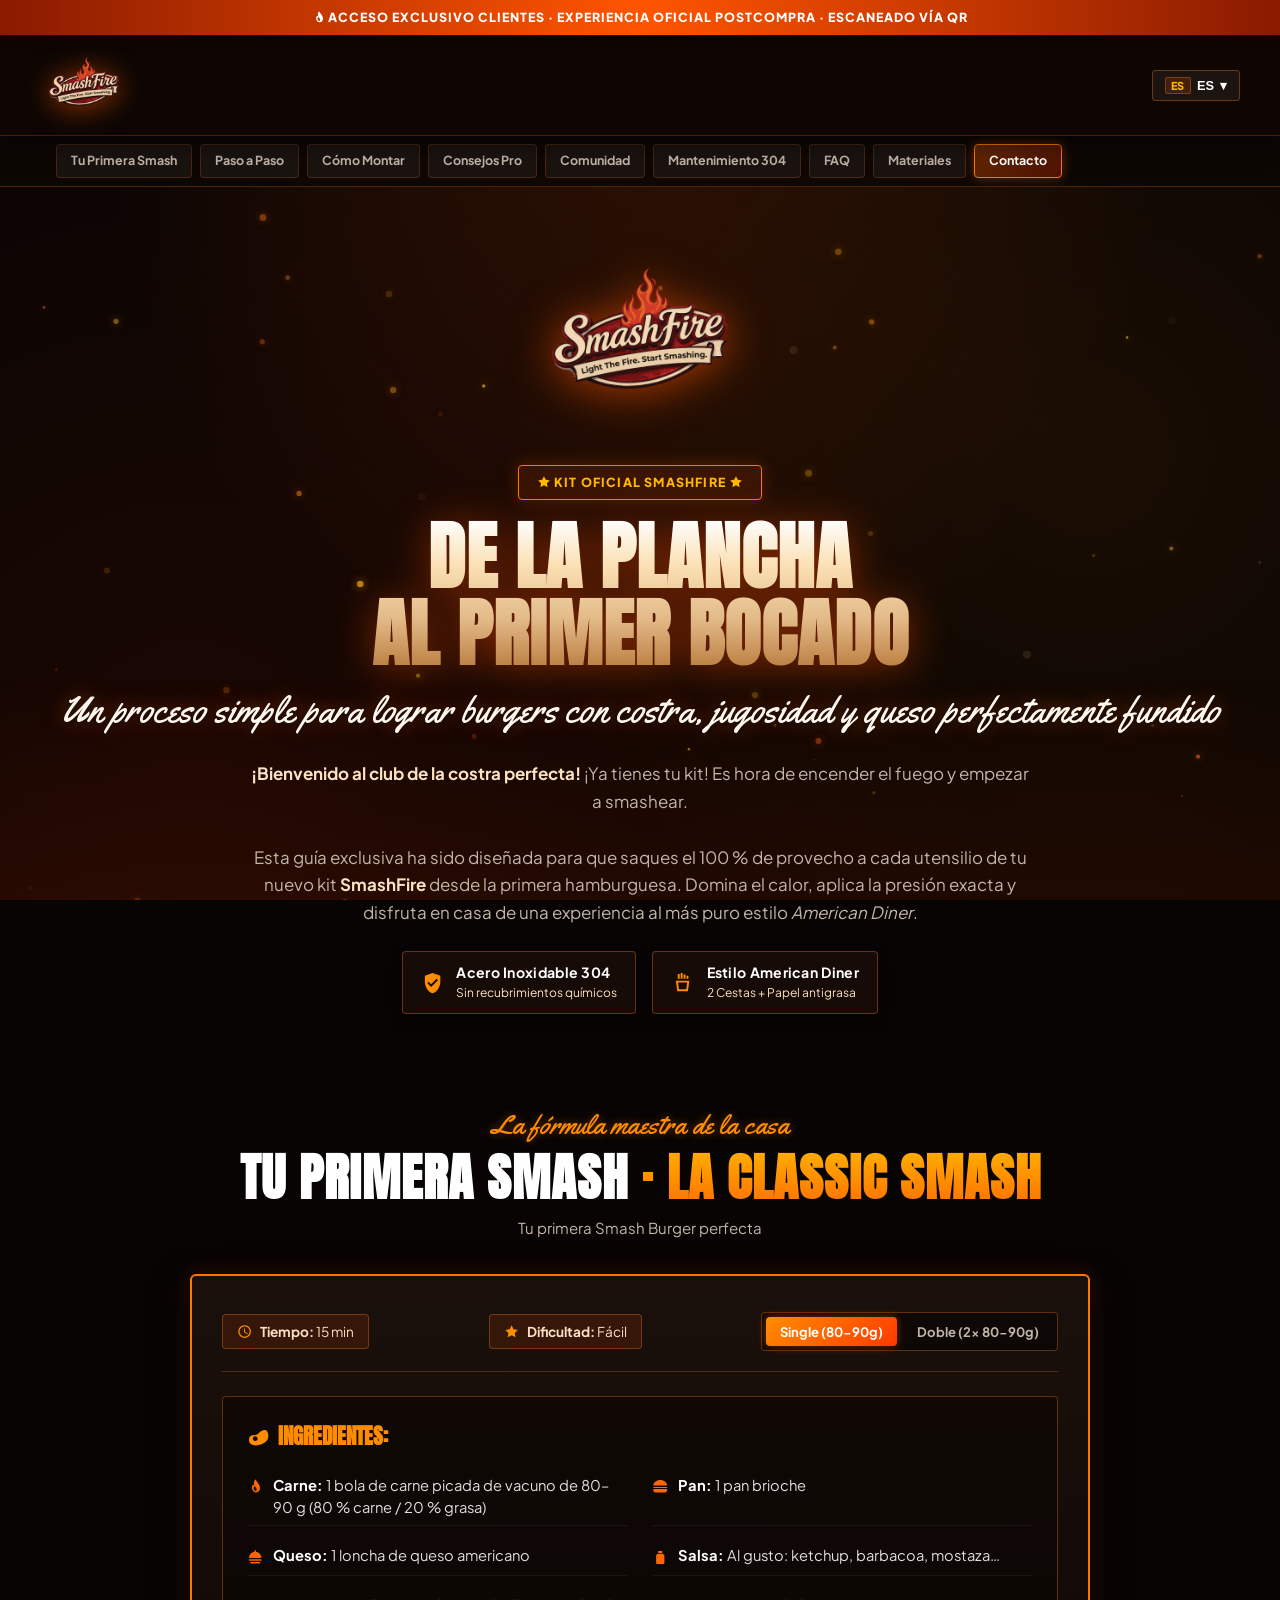
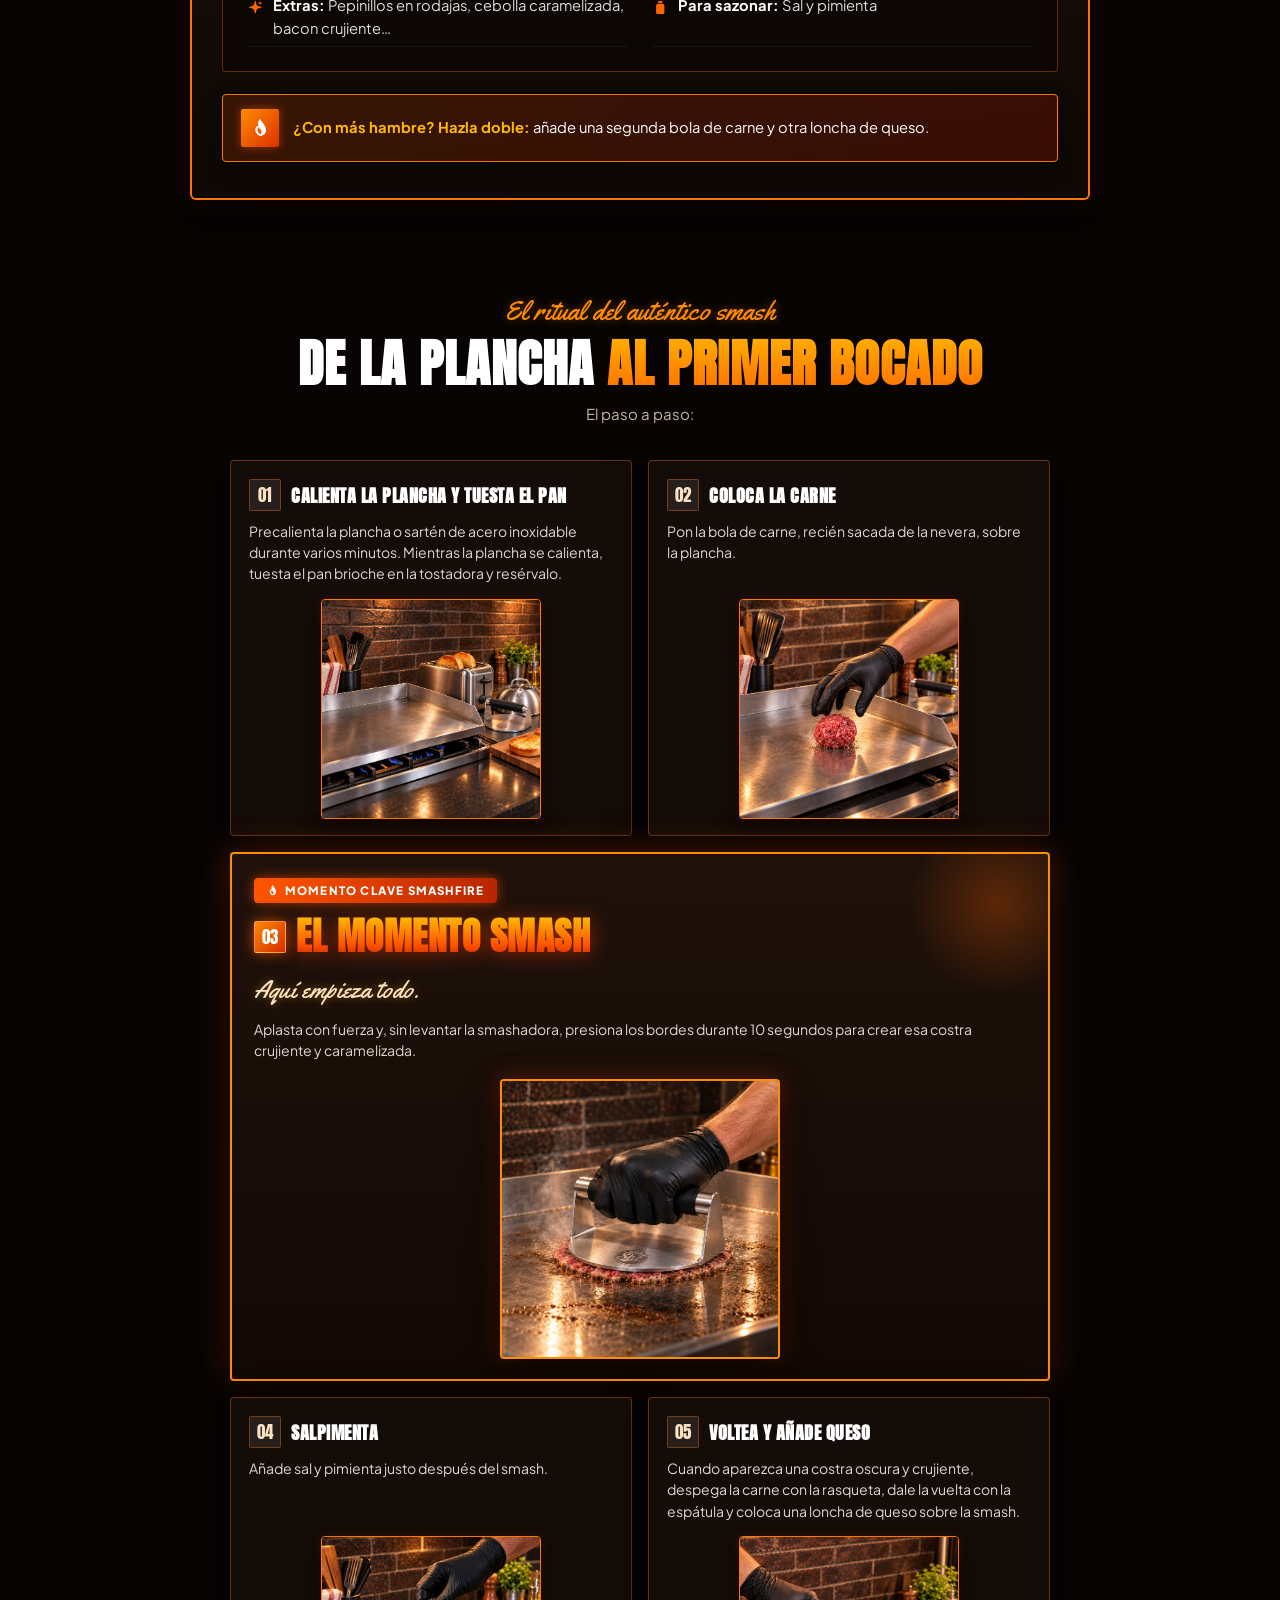
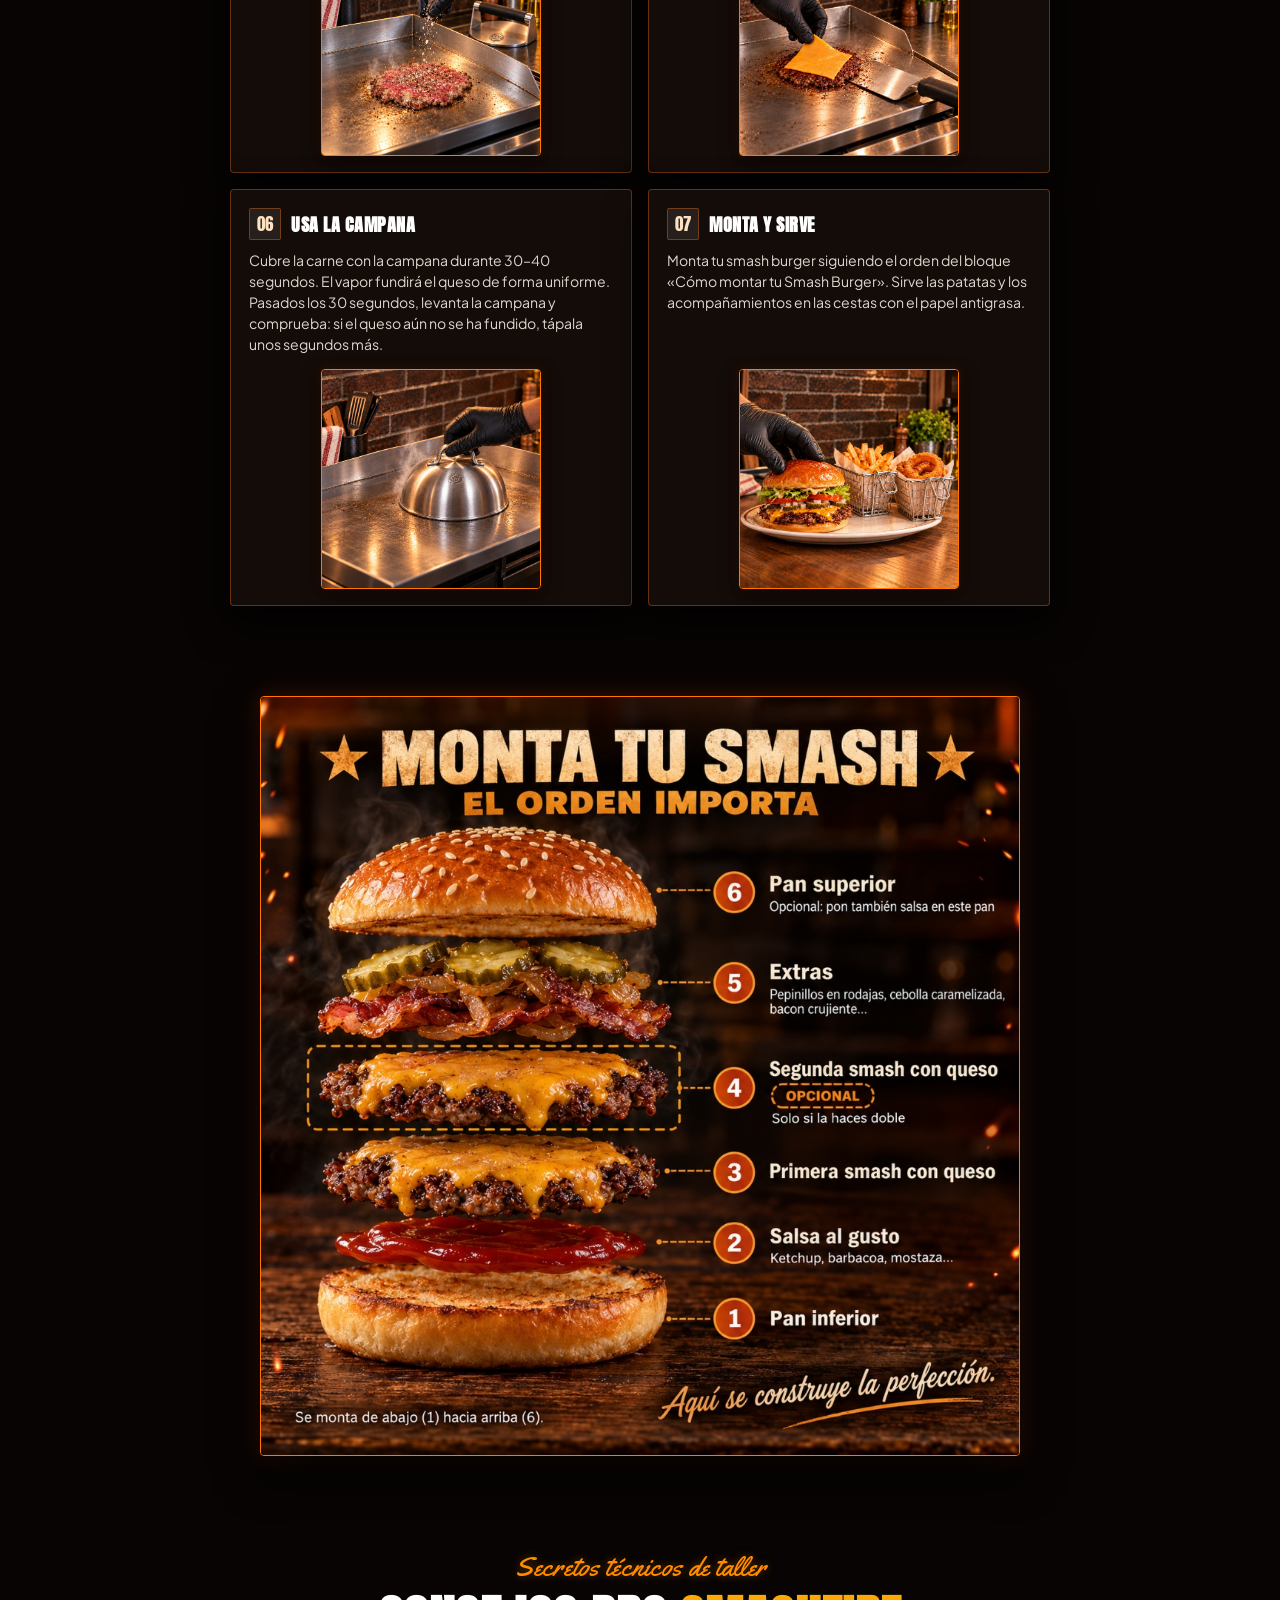
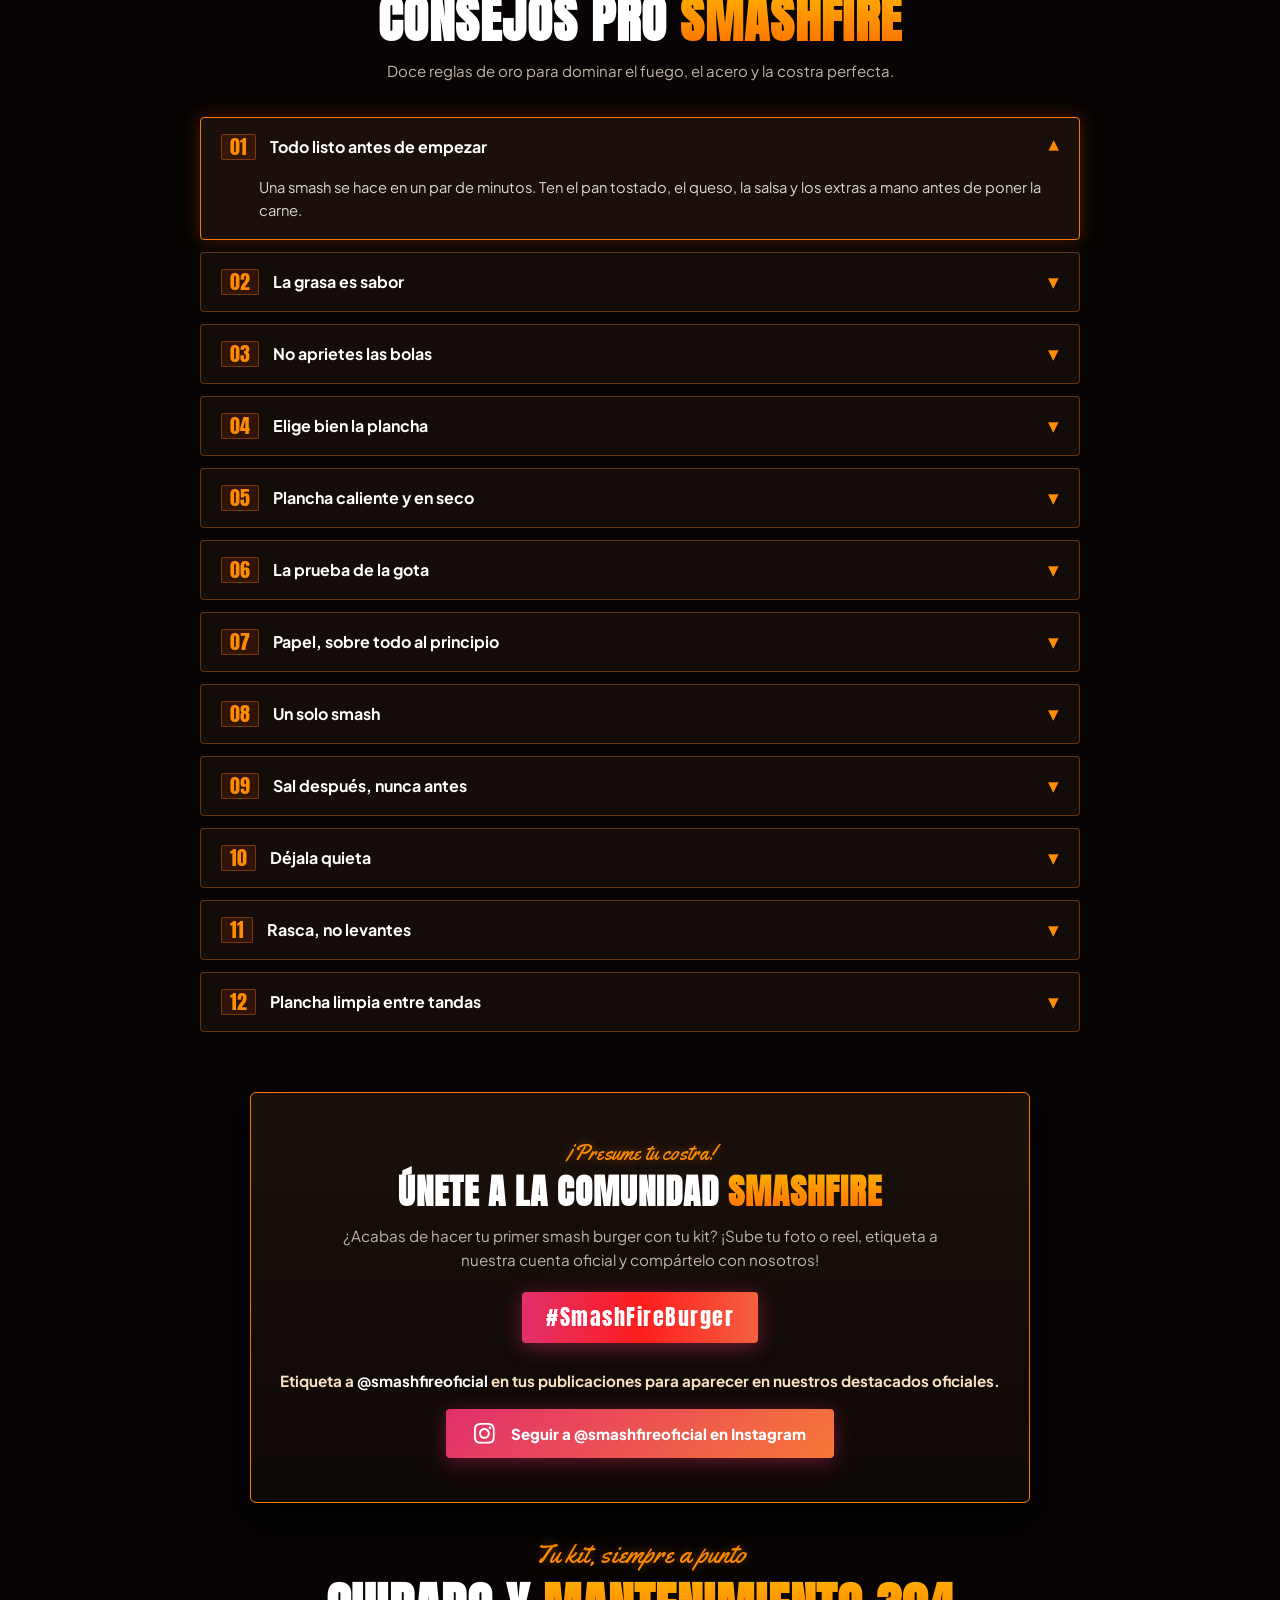
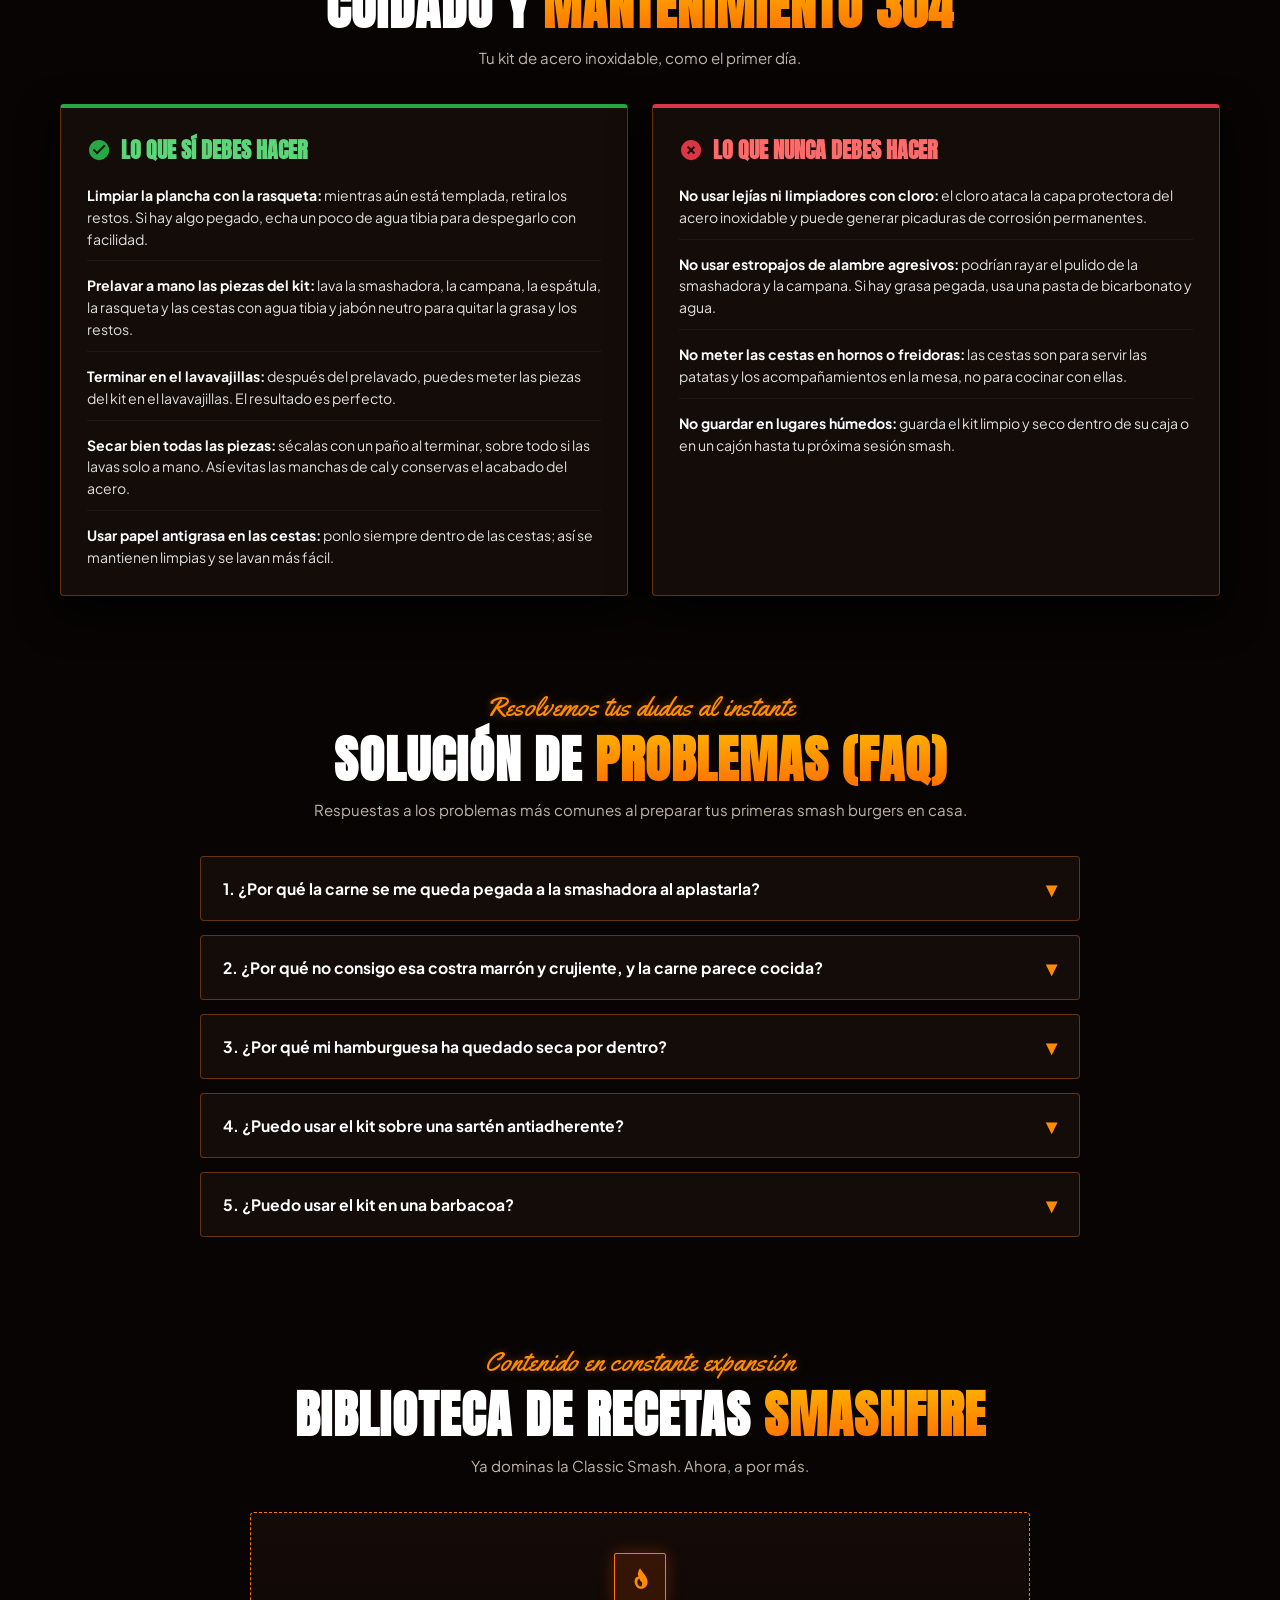
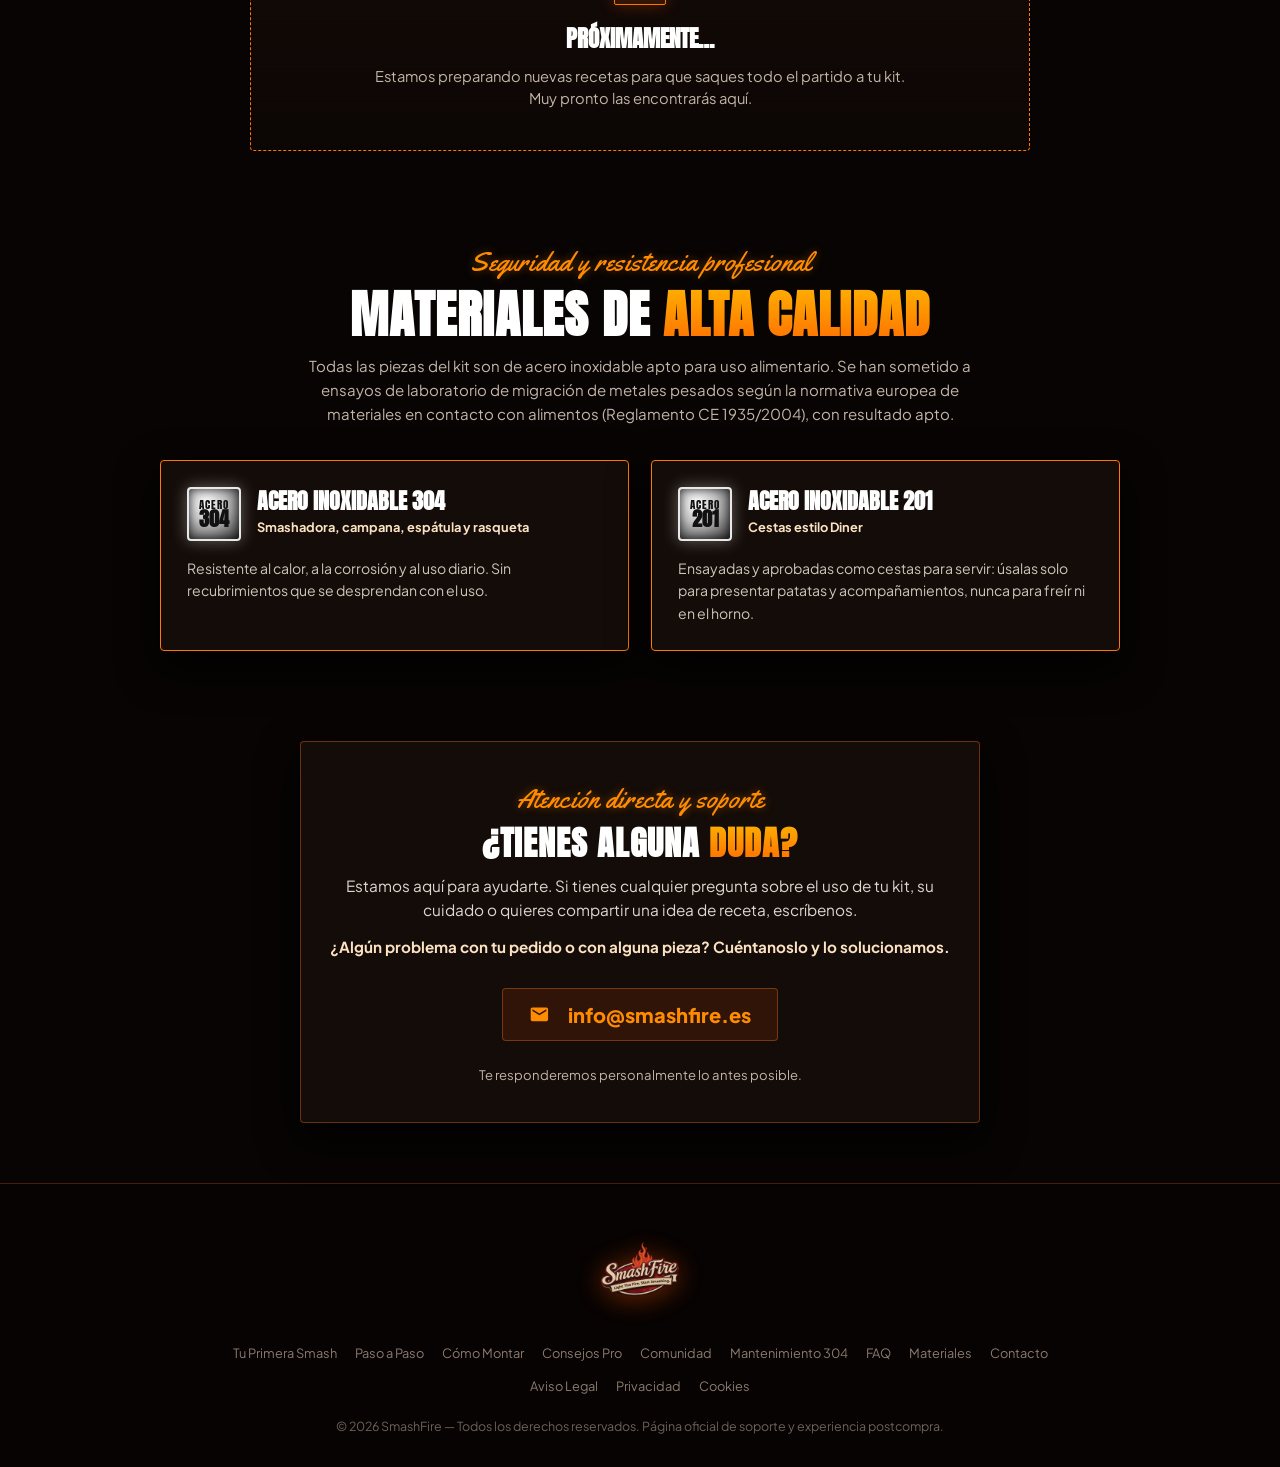
<file: qr/index.html>
<!DOCTYPE html>
<html lang="es">
<head>
  <meta charset="UTF-8" />
  <meta name="viewport" content="width=device-width, initial-scale=1.0" />
  <!-- Requisito estricto del brief: noindex para no competir con el sitio principal ni con Amazon -->
  <meta name="robots" content="noindex, nofollow" />
  <link rel="canonical" href="https://smashfire.es/qr/" />
  <title>SmashFire — Guía Oficial y Experiencia Postcompra</title>

  <link rel="icon" type="image/png" href="../images/logo.png">
  <link rel="stylesheet" href="../styles.css">
</head>
<body>

  <!-- ====================================================================
       SISTEMA DE ICONOS VECTORIALES DE MARCA (SMASHFIRE SVG SPRITE)
       ==================================================================== -->
  <svg xmlns="http://www.w3.org/2000/svg" style="display: none;">
    <defs>
      <!-- Fuego / Brasas -->
      <symbol id="sf-flame" viewBox="0 0 24 24">
        <path d="M12 2C10.5 4.5 10 6 10 7.5C10 8.5 10.5 9.5 11 10C8.5 9.5 7 11.5 7 14C7 17.5 9.5 21 13 21C16.5 21 19 18 19 14.5C19 10 14.5 6 12 2ZM13 19C11 19 9.5 17 9.5 14.5C9.5 13 10.5 11.8 11.8 11.5C11.5 12.5 12 13.5 12.8 14C13.5 14.5 14 15.2 14 16C14 17.5 13.5 19 13 19Z"/>
      </symbol>

      <!-- Escudo / Certificado Oficial 304 -->
      <symbol id="sf-shield" viewBox="0 0 24 24">
        <path d="M12 2L4 5V11C4 16.5 7.5 21.5 12 23C16.5 21.5 20 16.5 20 11V5L12 2ZM10.5 16.5L6.5 12.5L7.9 11.1L10.5 13.7L16.1 8.1L17.5 9.5L10.5 16.5Z"/>
      </symbol>

      <!-- Estrella / Premium -->
      <symbol id="sf-star" viewBox="0 0 24 24">
        <path d="M12 2L15.09 8.26L22 9.27L17 14.14L18.18 21.02L12 17.77L5.82 21.02L7 14.14L2 9.27L8.91 8.26L12 2Z"/>
      </symbol>

      <!-- Cesta Diner / Patatas Fritas -->
      <symbol id="sf-fries" viewBox="0 0 24 24">
        <path d="M5 10L6.5 21H17.5L19 10H5ZM7 8H9V3H7V8ZM10 8H12V2H10V8ZM13 8H15V3.5H13V8ZM16 8H18V5H16V8ZM8.2 19L7.3 12H16.7L15.8 19H8.2Z"/>
      </symbol>

      <!-- Queso Fundido / Campana Cloche -->
      <symbol id="sf-cheese" viewBox="0 0 24 24">
        <path d="M11 2V4.1C6.6 4.6 3 8.4 3 13H21C21 8.4 17.4 4.6 13 4.1V2H11ZM3 15H21V17H3V15ZM5 19H19V21H5V19Z"/>
      </symbol>

      <!-- Micro-vapor / Humo -->
      <symbol id="sf-steam" viewBox="0 0 24 24">
        <path d="M8 21C7.4 21 7 20.6 7 20C7 18.5 8 17.5 9 16.5C10 15.5 11 14.5 11 13C11 11.5 10 10.5 9 9.5C8 8.5 7 7.5 7 6C7 5.4 7.4 5 8 5C8.6 5 9 5.4 9 6C9 7.5 10 8.5 11 9.5C12 10.5 13 11.5 13 13C13 14.5 12 15.5 11 16.5C10 17.5 9 18.5 9 20C9 20.6 8.6 21 8 21ZM16 21C15.4 21 15 20.6 15 20C15 18.5 16 17.5 17 16.5C18 15.5 19 14.5 19 13C19 11.5 18 10.5 17 9.5C16 8.5 15 7.5 15 6C15 5.4 15.4 5 16 5C16.6 5 17 5.4 17 6C17 7.5 18 8.5 19 9.5C20 10.5 21 11.5 21 13C21 14.5 20 15.5 19 16.5C18 17.5 17 18.5 17 20C17 20.6 16.6 21 16 21ZM12 21C11.4 21 11 20.6 11 20C11 19 11.7 18.2 12.3 17.4C13.2 16.4 14 15.2 14 13.5C14 11.8 13.2 10.6 12.3 9.6C11.7 8.8 11 8 11 7C11 6.4 11.4 6 12 6C12.6 6 13 6.4 13 7C13 8 13.7 8.8 14.3 9.6C15.2 10.6 16 11.8 16 13.5C16 15.2 15.2 16.4 14.3 17.4C13.7 18.2 13 19 13 20C13 20.6 12.6 21 12 21Z"/>
      </symbol>

      <!-- Ángulo / Espátula biselada 45° -->
      <symbol id="sf-ruler" viewBox="0 0 24 24">
        <path d="M20 3L17 6L14 3L11 6L3 14V17H6L14 9L17 12L20 9L17 6L20 3ZM5 15.5L11.5 9L13 10.5L6.5 17H5V15.5Z"/>
      </symbol>

      <!-- Reloj / Tiempo -->
      <symbol id="sf-clock" viewBox="0 0 24 24">
        <path d="M12 2C6.5 2 2 6.5 2 12C2 17.5 6.5 22 12 22C17.5 22 22 17.5 22 12C22 6.5 17.5 2 12 2ZM12 20C7.6 20 4 16.4 4 12C4 7.6 7.6 4 12 4C16.4 4 20 7.6 20 12C20 16.4 16.4 20 12 20ZM12.5 7H11V13L16.2 16.1L17 14.8L12.5 12.2V7Z"/>
      </symbol>

      <!-- Blend de Carne / Burger patty -->
      <symbol id="sf-meat" viewBox="0 0 24 24">
        <path d="M18.5 4C15.5 4 14 5.5 12.5 7C11 8.5 9.5 9.5 6.5 9.5C3.5 9.5 2 11.5 2 14.5C2 18 5 20 9 20C14.5 20 22 16.5 22 10.5C22 6.5 20.5 4 18.5 4ZM8.5 15.5C7.1 15.5 6 14.4 6 13C6 11.6 7.1 10.5 8.5 10.5C9.9 10.5 11 11.6 11 13C11 14.4 9.9 15.5 8.5 15.5Z"/>
      </symbol>

      <!-- Pan Brioche -->
      <symbol id="sf-bun" viewBox="0 0 24 24">
        <path d="M12 3C6.5 3 2 7 2 11H22C22 7 17.5 3 12 3ZM2 18C2 19.7 3.3 21 5 21H19C20.7 21 22 19.7 22 18V16H2V18ZM2 13H22V14.5H2V13ZM7 7C7.6 7 8 6.6 8 6C8 5.4 7.6 5 7 5C6.4 5 6 5.4 6 6C6 6.6 6.4 7 7 7ZM12 6.5C12.6 6.5 13 6.1 13 5.5C13 4.9 12.6 4.5 12 4.5C11.4 4.5 11 4.9 11 5.5C11 6.1 11.4 6.5 12 6.5ZM17 7C17.6 7 18 6.6 18 6C18 5.4 17.6 5 17 5C16.4 5 16 5.4 16 6C16 6.6 16.4 7 17 7Z"/>
      </symbol>

      <!-- Sal / Sazón / Toppings -->
      <symbol id="sf-salt" viewBox="0 0 24 24">
        <path d="M9 3H15V6H9V3ZM6 9L8 7H16L18 9V20C18 21.1 17.1 22 16 22H8C6.9 22 6 21.1 6 20V9ZM10 12H14V14H10V12ZM10 16H14V18H10V16Z"/>
      </symbol>

      <!-- Plancha / Sartén (Cocina) -->
      <symbol id="sf-grill" viewBox="0 0 24 24">
        <path d="M19 12C19 8.1 15.9 5 12 5C8.1 5 5 8.1 5 12C5 15.9 8.1 19 12 19C14.3 19 16.4 17.9 17.6 16.2L21.4 20L22.8 18.6L18.9 14.7C19 13.8 19 12.9 19 12ZM12 17C9.2 17 7 14.8 7 12C7 9.2 9.2 7 12 7C14.8 7 17 9.2 17 12C17 14.8 14.8 17 12 17ZM10 9H14V10.5H10V9ZM9 12H15V13.5H9V12ZM10 15H14V16.5H10V15Z"/>
      </symbol>

      <!-- Prensa Smash (Smashea) -->
      <symbol id="sf-press" viewBox="0 0 24 24">
        <path d="M7 8V4C7 2.9 7.9 2 9 2H15C16.1 2 17 2.9 17 4V8H21C21.6 8 22 8.4 22 9V11C22 11.6 21.6 12 21 12H3C2.4 12 2 11.6 2 11V9C2 8.4 2.4 8 3 8H7ZM9 4V8H15V4H9ZM2 14H22V17C22 19.8 17.5 22 12 22C6.5 22 2 19.8 2 17V14Z"/>
      </symbol>

      <!-- Hamburguesa Smash (Comparte) -->
      <symbol id="sf-burger" viewBox="0 0 24 24">
        <path d="M12 2C6.5 2 2 6 2 9H22C22 6 17.5 2 12 2ZM2 11H22V13H2V11ZM3 15C3 14.4 3.4 14 4 14H20C20.6 14 21 14.4 21 15V16C21 16.6 20.6 17 20 17H4C3.4 17 3 16.6 3 16V15ZM2 19C2 20.7 3.3 22 5 22H19C20.7 22 22 20.7 22 19V18H2V19Z"/>
      </symbol>

      <!-- Destello / Crujiente (Disfruta) -->
      <symbol id="sf-sparkle" viewBox="0 0 24 24">
        <path d="M12 2L14.5 9.5L22 12L14.5 14.5L12 22L9.5 14.5L2 12L9.5 9.5L12 2ZM19 3L19.8 5.2L22 6L19.8 6.8L19 9L18.2 6.8L16 6L18.2 5.2L19 3Z"/>
      </symbol>

      <!-- Instagram Oficial -->
      <symbol id="sf-instagram" viewBox="0 0 24 24">
        <path d="M12 2.163c3.204 0 3.584.012 4.85.07 3.252.148 4.771 1.691 4.919 4.919.058 1.265.069 1.645.069 4.849 0 3.205-.012 3.584-.069 4.849-.149 3.225-1.664 4.771-4.919 4.919-1.266.058-1.644.07-4.85.07-3.204 0-3.584-.012-4.849-.07-3.26-.149-4.771-1.699-4.919-4.92-.058-1.265-.07-1.644-.07-4.849 0-3.204.013-3.583.07-4.849.149-3.227 1.664-4.771 4.919-4.919 1.266-.057 1.645-.069 4.849-.069zm0-2.163c-3.259 0-3.667.014-4.947.072-4.358.2-6.78 2.618-6.98 6.98-.059 1.281-.073 1.689-.073 4.948 0 3.259.014 3.668.072 4.948.2 4.358 2.618 6.78 6.98 6.98 1.281.058 1.689.072 4.948.072 3.259 0 3.668-.014 4.948-.072 4.354-.2 6.782-2.618 6.979-6.98.059-1.28.073-1.689.073-4.948 0-3.259-.014-3.667-.072-4.947-.196-4.354-2.617-6.78-6.979-6.98-1.281-.059-1.69-.073-4.949-.073zm0 5.838c-3.403 0-6.162 2.759-6.162 6.162s2.759 6.163 6.162 6.163 6.162-2.759 6.162-6.163c0-3.403-2.759-6.162-6.162-6.162zm0 10.162c-2.209 0-4-1.79-4-4 0-2.209 1.791-4 4-4s4 1.791 4 4c0 2.21-1.791 4-4 4zm6.406-11.845c-.796 0-1.441.645-1.441 1.44s.645 1.44 1.441 1.44c.795 0 1.439-.645 1.439-1.44s-.644-1.44-1.439-1.44z"/>
      </symbol>

      <!-- Checkmark / Visto bueno -->
      <symbol id="sf-check" viewBox="0 0 24 24">
        <path d="M12 2C6.5 2 2 6.5 2 12C2 17.5 6.5 22 12 22C17.5 22 22 17.5 22 12C22 6.5 17.5 2 12 2ZM10 16.4L5.6 12L7 10.6L10 13.6L17 6.6L18.4 8L10 16.4Z"/>
      </symbol>

      <!-- Cruz / Prohibido -->
      <symbol id="sf-cross" viewBox="0 0 24 24">
        <path d="M12 2C6.5 2 2 6.5 2 12C2 17.5 6.5 22 12 22C17.5 22 22 17.5 22 12C22 6.5 17.5 2 12 2ZM16 14.6L14.6 16L12 13.4L9.4 16L8 14.6L10.6 12L8 9.4L9.4 8L12 10.6L14.6 8L16 9.4L13.4 12L16 14.6Z"/>
      </symbol>

      <!-- Correo Electrónico -->
      <symbol id="sf-mail" viewBox="0 0 24 24">
        <path d="M20 4H4C2.9 4 2 4.9 2 6V18C2 19.1 2.9 20 4 20H20C21.1 20 22 19.1 22 18V6C22 4.9 21.1 4 20 4ZM20 8L12 13L4 8V6L12 11L20 6V8Z"/>
      </symbol>

      <!-- Candado de Seguridad -->
      <symbol id="sf-lock" viewBox="0 0 24 24">
        <path d="M18 8H17V6C17 3.2 14.8 1 12 1C9.2 1 7 3.2 7 6V8H6C4.9 8 4 8.9 4 10V20C4 21.1 4.9 22 6 22H18C19.1 22 20 21.1 20 20V10C20 8.9 19.1 8 18 8ZM9 6C9 4.3 10.3 3 12 3C13.7 3 15 4.3 15 6V8H9V6ZM12 17C10.9 17 10 16.1 10 15C10 13.9 10.9 13 12 13C13.1 13 14 13.9 14 15C14 16.1 13.1 17 12 17Z"/>
      </symbol>
    </defs>
  </svg>

  <!-- Fondo animado de Brasas, Cenizas y Chispas en Canvas -->
  <canvas id="embers-canvas"></canvas>
  <div class="heat-haze-ambient"></div>

  <!-- Barra Superior de Notificación Exclusiva Postcompra -->
  <div class="top-notice-bar">
    <span><svg class="sf-icon"><use href="#sf-flame"></use></svg> ACCESO EXCLUSIVO CLIENTES · EXPERIENCIA OFICIAL POSTCOMPRA · ESCANEADO VÍA QR</span>
  </div>

  <!-- Header Sticky con Logo Oficial y Selector de Idioma -->
  <header>
    <div class="container nav-wrapper">
      <a href="#" class="brand-logo" title="SmashFire - Light The Fire. Start Smashing.">
        <img src="../images/logo.png" alt="SmashFire - Light The Fire. Start Smashing." class="header-logo-img">
      </a>

      <div class="header-controls">
        <!-- Selector de Idioma (ES / PT / EN) -->
        <div class="lang-dropdown">
          <button class="lang-btn" id="lang-btn" onclick="toggleLangMenu()">
            <span class="lang-code-pill" id="current-lang-flag">ES</span>
            <span id="current-lang-text">ES</span>
            <span>▾</span>
          </button>
          <ul class="lang-menu" id="lang-menu">
            <li><button class="active" onclick="switchLanguage('es')"><span class="lang-code-pill">ES</span> Español</button></li>
            <li><button onclick="switchLanguage('pt')"><span class="lang-code-pill">PT</span> Português (Em breve)</button></li>
            <li><button onclick="switchLanguage('en')"><span class="lang-code-pill">EN</span> English (Coming soon)</button></li>
          </ul>
        </div>
      </div>
    </div>
  </header>

  <!-- Barra de Navegación Rápida Mobile-First Sticky (Chips de Cocina) -->
  <!-- Barra de Navegación Rápida Mobile-First Sticky (Chips de Cocina) -->
  <nav class="quick-nav-bar">
    <div class="quick-nav-list">
      <a href="#primera-smash" class="quick-nav-item active">Tu Primera Smash</a>
      <a href="#paso-a-paso" class="quick-nav-item">Paso a Paso</a>
      <a href="#montaje" class="quick-nav-item">Cómo Montar</a>
      <a href="#tips" class="quick-nav-item">Consejos Pro</a>
      <a href="#comunidad" class="quick-nav-item">Comunidad</a>
      <a href="#cuidados" class="quick-nav-item">Mantenimiento 304</a>
      <a href="#faq" class="quick-nav-item">FAQ</a>
      <a href="#materiales" class="quick-nav-item">Materiales</a>
      <a href="#contacto" class="quick-nav-item">Contacto</a>
    </div>
  </nav>

  <main class="container">

    <!-- ====================================================================
         HERO / BIENVENIDA POSTCOMPRA (MANTENIDO)
         ==================================================================== -->
    <section class="hero-section">
      <div class="hero-brand-emblem">
        <img src="../images/logo.png" alt="SmashFire Logo Oficial" class="hero-logo-img">
      </div>

      <div class="post-purchase-plaque">
        <span><svg class="sf-icon"><use href="#sf-star"></use></svg> KIT OFICIAL SMASHFIRE <svg class="sf-icon"><use href="#sf-star"></use></svg></span>
      </div>

      <h1 class="hero-title">DE LA PLANCHA<br>AL PRIMER BOCADO</h1>
      <p class="hero-subtitle">Un proceso simple para lograr burgers con costra, jugosidad y queso perfectamente fundido</p>

      <p class="hero-intro-text">
        <strong>¡Bienvenido al club de la costra perfecta!</strong> ¡Ya tienes tu kit! Es hora de encender el fuego y empezar a smashear.<br><br>
        Esta guía exclusiva ha sido diseñada para que saques el 100 % de provecho a cada utensilio de tu nuevo kit <strong>SmashFire</strong> desde la primera hamburguesa. Domina el calor, aplica la presión exacta y disfruta en casa de una experiencia al más puro estilo <em>American Diner</em>.
      </p>

      <!-- Pastillas de confianza técnica -->
      <div class="hero-trust-chips">
        <div class="hero-trust-chip">
          <span class="trust-chip-icon"><svg class="sf-icon"><use href="#sf-shield"></use></svg></span>
          <div class="trust-chip-body">
            <strong>Acero Inoxidable 304</strong>
            <span>Sin recubrimientos químicos</span>
          </div>
        </div>
        <div class="hero-trust-chip">
          <span class="trust-chip-icon"><svg class="sf-icon"><use href="#sf-fries"></use></svg></span>
          <div class="trust-chip-body">
            <strong>Estilo American Diner</strong>
            <span>2 Cestas + Papel antigrasa</span>
          </div>
        </div>
      </div>
    </section>

    <!-- ====================================================================
         BLOQUE 1: TU PRIMERA SMASH · LA CLASSIC SMASH
         ==================================================================== -->
    <section class="classic-smash-section" id="primera-smash">
      <div class="section-header">
        <span class="section-tag">La fórmula maestra de la casa</span>
        <h2 class="section-title">TU PRIMERA SMASH <span>· LA CLASSIC SMASH</span></h2>
        <p class="section-lead">Tu primera Smash Burger perfecta</p>
      </div>

      <div class="classic-smash-card">
        <div class="classic-meta-bar">
          <div class="classic-meta-chip">
            <svg class="sf-icon"><use href="#sf-clock"></use></svg>
            <span><strong>Tiempo:</strong> 15 min</span>
          </div>
          <div class="classic-meta-chip">
            <svg class="sf-icon"><use href="#sf-star"></use></svg>
            <span><strong>Dificultad:</strong> Fácil</span>
          </div>
          <div class="burger-mode-toggle">
            <button type="button" class="btn-mode active" onclick="setClassicBurgerMode('single', this)">Single (80-90g)</button>
            <button type="button" class="btn-mode" onclick="setClassicBurgerMode('double', this)">Doble (2x 80-90g)</button>
          </div>
        </div>

        <div class="classic-ingredients-box">
          <h3 class="classic-ingredients-title">
            <svg class="sf-icon"><use href="#sf-meat"></use></svg> Ingredientes:
          </h3>
          <ul class="classic-ingredients-list" id="classic-ingredients-list">
            <li>
              <span class="ing-bullet"><svg class="sf-icon"><use href="#sf-flame"></use></svg></span>
              <div><strong id="ing-meat-label">Carne:</strong> <span id="ing-meat-desc">1 bola de carne picada de vacuno de 80–90 g (80 % carne / 20 % grasa)</span></div>
            </li>
            <li>
              <span class="ing-bullet"><svg class="sf-icon"><use href="#sf-bun"></use></svg></span>
              <div><strong>Pan:</strong> 1 pan brioche</div>
            </li>
            <li>
              <span class="ing-bullet"><svg class="sf-icon"><use href="#sf-cheese"></use></svg></span>
              <div><strong id="ing-cheese-label">Queso:</strong> <span id="ing-cheese-desc">1 loncha de queso americano</span></div>
            </li>
            <li>
              <span class="ing-bullet"><svg class="sf-icon"><use href="#sf-salt"></use></svg></span>
              <div><strong>Salsa:</strong> Al gusto: ketchup, barbacoa, mostaza…</div>
            </li>
            <li>
              <span class="ing-bullet"><svg class="sf-icon"><use href="#sf-sparkle"></use></svg></span>
              <div><strong>Extras:</strong> Pepinillos en rodajas, cebolla caramelizada, bacon crujiente…</div>
            </li>
            <li>
              <span class="ing-bullet"><svg class="sf-icon"><use href="#sf-salt"></use></svg></span>
              <div><strong>Para sazonar:</strong> Sal y pimienta</div>
            </li>
          </ul>
        </div>

        <div class="classic-hunger-callout">
          <div class="hunger-icon-box">
            <svg class="sf-icon"><use href="#sf-flame"></use></svg>
          </div>
          <div class="hunger-text">
            <strong>¿Con más hambre? Hazla doble:</strong> añade una segunda bola de carne y otra loncha de queso.
          </div>
        </div>
      </div>
    </section>

    <!-- ====================================================================
         BLOQUE 2: DE LA PLANCHA AL PRIMER BOCADO (EL PASO A PASO EN 7 PASOS)
         ==================================================================== -->
    <section class="process-steps-section" id="paso-a-paso">
      <div class="section-header">
        <span class="section-tag">El ritual del auténtico smash</span>
        <h2 class="section-title">DE LA PLANCHA <span>AL PRIMER BOCADO</span></h2>
        <p class="section-lead">El paso a paso:</p>
      </div>

      <div class="steps-flow-grid">
        <!-- Paso 1 -->
        <div class="step-card">
          <div class="step-card-header">
            <span class="step-badge">01</span>
            <h3 class="step-card-title">Calienta la plancha y tuesta el pan</h3>
          </div>
          <p class="step-card-text">
            Precalienta la plancha o sartén de acero inoxidable durante varios minutos. Mientras la plancha se calienta, tuesta el pan brioche en la tostadora y resérvalo.
          </p>
          <div class="step-photo-box">
            <img src="../images/paso-1.jpg" alt="Paso 01: Precalentado de la plancha y tostado del pan brioche" class="step-card-img" loading="lazy">
          </div>
        </div>

        <!-- Paso 2 -->
        <div class="step-card">
          <div class="step-card-header">
            <span class="step-badge">02</span>
            <h3 class="step-card-title">Coloca la carne</h3>
          </div>
          <p class="step-card-text">
            Pon la bola de carne, recién sacada de la nevera, sobre la plancha.
          </p>
          <div class="step-photo-box">
            <img src="../images/paso-2.jpg" alt="Paso 02: Bola de carne cruda sobre la plancha caliente" class="step-card-img" loading="lazy">
          </div>
        </div>

        <!-- Paso 3: EL MOMENTO SMASH (DESTACADO SEGÚN NOTA DEL CLIENTE) -->
        <div class="step-card step-card-featured" id="momento-smash-card">
          <div class="featured-glow-fx"></div>
          <div class="featured-badge-pill">
            <svg class="sf-icon"><use href="#sf-flame"></use></svg> MOMENTO CLAVE SMASHFIRE
          </div>
          <div class="step-card-header">
            <span class="step-badge step-badge-fire">03</span>
            <h3 class="step-card-title step-title-highlight">El Momento Smash</h3>
          </div>
          <div class="featured-quote">Aquí empieza todo.</div>
          <p class="step-card-text">
            Aplasta con fuerza y, sin levantar la smashadora, presiona los bordes durante 10 segundos para crear esa costra crujiente y caramelizada.
          </p>
          <div class="featured-photo-box">
            <img src="../images/paso-3.jpg" alt="El Momento Smash: Prensa de acero inoxidable aplicando presión sobre la smash burger" class="featured-step-img">
          </div>
        </div>

        <!-- Paso 4 -->
        <div class="step-card">
          <div class="step-card-header">
            <span class="step-badge">04</span>
            <h3 class="step-card-title">Salpimenta</h3>
          </div>
          <p class="step-card-text">
            Añade sal y pimienta justo después del smash.
          </p>
          <div class="step-photo-box">
            <img src="../images/paso-4.jpg" alt="Paso 04: Sazonando la smash burger en la plancha con sal y pimienta" class="step-card-img" loading="lazy">
          </div>
        </div>

        <!-- Paso 5 -->
        <div class="step-card">
          <div class="step-card-header">
            <span class="step-badge">05</span>
            <h3 class="step-card-title">Voltea y añade queso</h3>
          </div>
          <p class="step-card-text">
            Cuando aparezca una costra oscura y crujiente, despega la carne con la rasqueta, dale la vuelta con la espátula y coloca una loncha de queso sobre la smash.
          </p>
          <div class="step-photo-box">
            <img src="../images/paso-5.jpg" alt="Paso 05: Queso cheddar fundiéndose sobre la hamburguesa con costra en la plancha" class="step-card-img" loading="lazy">
          </div>
        </div>

        <!-- Paso 6 -->
        <div class="step-card">
          <div class="step-card-header">
            <span class="step-badge">06</span>
            <h3 class="step-card-title">Usa la campana</h3>
          </div>
          <p class="step-card-text">
            Cubre la carne con la campana durante 30–40 segundos. El vapor fundirá el queso de forma uniforme. Pasados los 30 segundos, levanta la campana y comprueba: si el queso aún no se ha fundido, tápala unos segundos más.
          </p>
          <div class="step-photo-box">
            <img src="../images/paso-6.jpg" alt="Paso 06: Campana cloche de acero sobre la plancha concentrando vapor" class="step-card-img" loading="lazy">
          </div>
        </div>

        <!-- Paso 7 -->
        <div class="step-card">
          <div class="step-card-header">
            <span class="step-badge">07</span>
            <h3 class="step-card-title">Monta y sirve</h3>
          </div>
          <p class="step-card-text">
            Monta tu smash burger siguiendo el orden del bloque «Cómo montar tu Smash Burger». Sirve las patatas y los acompañamientos en las cestas con el papel antigrasa.
          </p>
          <div class="step-photo-box">
            <img src="../images/paso-7.jpg" alt="Paso 07: Hamburguesa smash terminada servida en cesta con patatas y aros" class="step-card-img" loading="lazy">
          </div>
        </div>
      </div>
    </section>

    <!-- ====================================================================
         BLOQUE 3: CÓMO MONTAR TU SMASH BURGER
         ==================================================================== -->
    <section class="burger-assembly-section" id="montaje">
      <div class="assembly-graphic-frame">
        <img src="../images/monta-tu-smash.jpg" alt="Monta tu Smash - El Orden Importa: Guía oficial de montaje de capas de abajo (1) hacia arriba (6)" class="assembly-graphic-img">
      </div>
    </section>

    <!-- ====================================================================
         BLOQUE 4: CONSEJOS PRO SMASHFIRE (12 CONSEJOS EN ACORDEÓN)
         ==================================================================== -->
    <section class="pro-tips-section" id="tips">
      <div class="section-header">
        <span class="section-tag">Secretos técnicos de taller</span>
        <h2 class="section-title">CONSEJOS PRO <span>SMASHFIRE</span></h2>
        <p class="section-lead">Doce reglas de oro para dominar el fuego, el acero y la costra perfecta.</p>
      </div>

      <div class="tips-accordion-container">
        <!-- Tip 1 -->
        <div class="tip-accordion-item active">
          <button type="button" class="tip-accordion-btn" onclick="toggleTip(this)">
            <span class="tip-btn-left">
              <span class="tip-num">01</span>
              <span class="tip-title">Todo listo antes de empezar</span>
            </span>
            <span class="tip-chevron">▾</span>
          </button>
          <div class="tip-accordion-answer" style="max-height: 200px;">
            <p>Una smash se hace en un par de minutos. Ten el pan tostado, el queso, la salsa y los extras a mano antes de poner la carne.</p>
          </div>
        </div>

        <!-- Tip 2 -->
        <div class="tip-accordion-item">
          <button type="button" class="tip-accordion-btn" onclick="toggleTip(this)">
            <span class="tip-btn-left">
              <span class="tip-num">02</span>
              <span class="tip-title">La grasa es sabor</span>
            </span>
            <span class="tip-chevron">▾</span>
          </button>
          <div class="tip-accordion-answer">
            <p>Usa carne con un 20 % de grasa. La carne magra queda seca y no forma la misma costra: la grasa es la que se carameliza contra la plancha.</p>
          </div>
        </div>

        <!-- Tip 3 -->
        <div class="tip-accordion-item">
          <button type="button" class="tip-accordion-btn" onclick="toggleTip(this)">
            <span class="tip-btn-left">
              <span class="tip-num">03</span>
              <span class="tip-title">No aprietes las bolas</span>
            </span>
            <span class="tip-chevron">▾</span>
          </button>
          <div class="tip-accordion-answer">
            <p>Forma las bolas sin amasar ni compactar la carne. Cuanto más suelta, más jugosa quedará.</p>
          </div>
        </div>

        <!-- Tip 4 -->
        <div class="tip-accordion-item">
          <button type="button" class="tip-accordion-btn" onclick="toggleTip(this)">
            <span class="tip-btn-left">
              <span class="tip-num">04</span>
              <span class="tip-title">Elige bien la plancha</span>
            </span>
            <span class="tip-chevron">▾</span>
          </button>
          <div class="tip-accordion-answer">
            <p>Usa una plancha o sartén de acero inoxidable, nunca antiadherente. El antiadherente impide que la carne se agarre y forme la costra, no está pensado para temperaturas tan altas y la rasqueta y la espátula lo rayarían.</p>
          </div>
        </div>

        <!-- Tip 5 -->
        <div class="tip-accordion-item">
          <button type="button" class="tip-accordion-btn" onclick="toggleTip(this)">
            <span class="tip-btn-left">
              <span class="tip-num">05</span>
              <span class="tip-title">Plancha caliente y en seco</span>
            </span>
            <span class="tip-chevron">▾</span>
          </button>
          <div class="tip-accordion-answer">
            <p>Saca la carne de la nevera justo antes de cocinarla y ponla sobre la plancha muy caliente y sin aceite: la carne necesita contacto directo con el acero para crear la costra, y su propia grasa hace el resto.</p>
          </div>
        </div>

        <!-- Tip 6 -->
        <div class="tip-accordion-item">
          <button type="button" class="tip-accordion-btn" onclick="toggleTip(this)">
            <span class="tip-btn-left">
              <span class="tip-num">06</span>
              <span class="tip-title">La prueba de la gota</span>
            </span>
            <span class="tip-chevron">▾</span>
          </button>
          <div class="tip-accordion-answer">
            <p>Para saber si la plancha está lista, echa unas gotas de agua sobre la superficie seca. Si chisporrotean y se evaporan al momento, aún le falta calor. Si forman bolitas que se deslizan por la plancha sin evaporarse, está lista. Antes de poner la carne, asegúrate de que no queda agua.</p>
          </div>
        </div>

        <!-- Tip 7 -->
        <div class="tip-accordion-item">
          <button type="button" class="tip-accordion-btn" onclick="toggleTip(this)">
            <span class="tip-btn-left">
              <span class="tip-num">07</span>
              <span class="tip-title">Papel, sobre todo al principio</span>
            </span>
            <span class="tip-chevron">▾</span>
          </button>
          <div class="tip-accordion-answer">
            <p>Usa el papel antigrasa en el primer aplastado: la smashadora aún está fría y la carne tiende a pegarse. Cuando la smashadora coge temperatura, la carne ya no se pega y el papel deja de ser imprescindible.</p>
          </div>
        </div>

        <!-- Tip 8 -->
        <div class="tip-accordion-item">
          <button type="button" class="tip-accordion-btn" onclick="toggleTip(this)">
            <span class="tip-btn-left">
              <span class="tip-num">08</span>
              <span class="tip-title">Un solo smash</span>
            </span>
            <span class="tip-chevron">▾</span>
          </button>
          <div class="tip-accordion-answer">
            <p>Aplasta una sola vez y no levantes la smashadora hasta terminar de presionar los bordes durante 10 segundos. Si vuelves a aplastar después de dar la vuelta a la carne, pierde sus jugos.</p>
          </div>
        </div>

        <!-- Tip 9 -->
        <div class="tip-accordion-item">
          <button type="button" class="tip-accordion-btn" onclick="toggleTip(this)">
            <span class="tip-btn-left">
              <span class="tip-num">09</span>
              <span class="tip-title">Sal después, nunca antes</span>
            </span>
            <span class="tip-chevron">▾</span>
          </button>
          <div class="tip-accordion-answer">
            <p>Si salas la carne antes, la sal le quita jugo y la compacta, y la costra no se forma igual. Sálala justo después del smash, por la cara de arriba.</p>
          </div>
        </div>

        <!-- Tip 10 -->
        <div class="tip-accordion-item">
          <button type="button" class="tip-accordion-btn" onclick="toggleTip(this)">
            <span class="tip-btn-left">
              <span class="tip-num">10</span>
              <span class="tip-title">Déjala quieta</span>
            </span>
            <span class="tip-chevron">▾</span>
          </button>
          <div class="tip-accordion-answer">
            <p>No muevas la carne hasta darle la vuelta. Cuando veas los bordes dorados y crujientes, es el momento.</p>
          </div>
        </div>

        <!-- Tip 11 -->
        <div class="tip-accordion-item">
          <button type="button" class="tip-accordion-btn" onclick="toggleTip(this)">
            <span class="tip-btn-left">
              <span class="tip-num">11</span>
              <span class="tip-title">Rasca, no levantes</span>
            </span>
            <span class="tip-chevron">▾</span>
          </button>
          <div class="tip-accordion-answer">
            <p>Despega la carne con la rasqueta, raspando pegado a la plancha, y dale la vuelta con la espátula. Así te llevas toda la costra con la carne.</p>
          </div>
        </div>

        <!-- Tip 12 -->
        <div class="tip-accordion-item">
          <button type="button" class="tip-accordion-btn" onclick="toggleTip(this)">
            <span class="tip-btn-left">
              <span class="tip-num">12</span>
              <span class="tip-title">Plancha limpia entre tandas</span>
            </span>
            <span class="tip-chevron">▾</span>
          </button>
          <div class="tip-accordion-answer">
            <p>Antes de la siguiente smash, retira los restos con la rasqueta. Los trozos quemados amargan y dificultan la costra.</p>
          </div>
        </div>
      </div>
    </section>

    <!-- ====================================================================
         BLOQUE 5: COMUNIDAD SMASHFIRE (SOLO INSTAGRAM)
         ==================================================================== -->
    <section class="community-section" id="comunidad">
      <div class="community-box-centered">
        <span class="section-tag" style="font-size: 1.3rem;">¡Presume tu costra!</span>
        <h2 class="section-title" style="font-size: 2.2rem; margin-bottom: 12px;">
          ÚNETE A LA COMUNIDAD <span>SMASHFIRE</span>
        </h2>
        <p class="section-lead" style="max-width: 600px; margin: 0 auto 20px; font-size: 0.95rem;">
          ¿Acabas de hacer tu primer smash burger con tu kit? ¡Sube tu foto o reel, etiqueta a nuestra cuenta oficial y compártelo con nosotros!
        </p>

        <div class="insta-hashtag-badge">
          #SmashFireBurger
        </div>
        <p style="color: var(--gold-light); font-size: 0.95rem; font-weight: 700; margin-top: 12px;">
          Etiqueta a <strong style="color: #fff;">@smashfireoficial</strong> en tus publicaciones para aparecer en nuestros destacados oficiales.
        </p>

        <div style="margin-top: 16px;">
          <a href="https://instagram.com/smashfireoficial" target="_blank" rel="noopener noreferrer" class="insta-cta-btn">
            <svg class="sf-icon"><use href="#sf-instagram"></use></svg> Seguir a @smashfireoficial en Instagram
          </a>
        </div>
      </div>
    </section>

    <!-- ====================================================================
         BLOQUE 6: CUIDADO Y MANTENIMIENTO 304
         ==================================================================== -->
    <section class="care-section" id="cuidados">
      <div class="section-header">
        <span class="section-tag">Tu kit, siempre a punto</span>
        <h2 class="section-title">CUIDADO Y <span>MANTENIMIENTO 304</span></h2>
        <p class="section-lead">Tu kit de acero inoxidable, como el primer día.</p>
      </div>

      <div class="care-grid">
        <!-- Lo que Sí debes hacer -->
        <div class="care-card good">
          <h3 class="care-card-title"><svg class="sf-icon text-green"><use href="#sf-check"></use></svg> LO QUE SÍ DEBES HACER</h3>
          
          <div class="care-item">
            <strong>Limpiar la plancha con la rasqueta:</strong>
            mientras aún está templada, retira los restos. Si hay algo pegado, echa un poco de agua tibia para despegarlo con facilidad.
          </div>

          <div class="care-item">
            <strong>Prelavar a mano las piezas del kit:</strong>
            lava la smashadora, la campana, la espátula, la rasqueta y las cestas con agua tibia y jabón neutro para quitar la grasa y los restos.
          </div>

          <div class="care-item">
            <strong>Terminar en el lavavajillas:</strong>
            después del prelavado, puedes meter las piezas del kit en el lavavajillas. El resultado es perfecto.
          </div>

          <div class="care-item">
            <strong>Secar bien todas las piezas:</strong>
            sécalas con un paño al terminar, sobre todo si las lavas solo a mano. Así evitas las manchas de cal y conservas el acabado del acero.
          </div>

          <div class="care-item">
            <strong>Usar papel antigrasa en las cestas:</strong>
            ponlo siempre dentro de las cestas; así se mantienen limpias y se lavan más fácil.
          </div>
        </div>

        <!-- Lo que NO debes hacer -->
        <div class="care-card bad">
          <h3 class="care-card-title"><svg class="sf-icon text-red"><use href="#sf-cross"></use></svg> LO QUE NUNCA DEBES HACER</h3>
          
          <div class="care-item">
            <strong>No usar lejías ni limpiadores con cloro:</strong>
            el cloro ataca la capa protectora del acero inoxidable y puede generar picaduras de corrosión permanentes.
          </div>

          <div class="care-item">
            <strong>No usar estropajos de alambre agresivos:</strong>
            podrían rayar el pulido de la smashadora y la campana. Si hay grasa pegada, usa una pasta de bicarbonato y agua.
          </div>

          <div class="care-item">
            <strong>No meter las cestas en hornos o freidoras:</strong>
            las cestas son para servir las patatas y los acompañamientos en la mesa, no para cocinar con ellas.
          </div>

          <div class="care-item">
            <strong>No guardar en lugares húmedos:</strong>
            guarda el kit limpio y seco dentro de su caja o en un cajón hasta tu próxima sesión smash.
          </div>
        </div>
      </div>
    </section>

    <!-- ====================================================================
         BLOQUE 7: SOLUCIÓN DE PROBLEMAS (FAQ)
         ==================================================================== -->
    <section class="faq-section" id="faq">
      <div class="section-header">
        <span class="section-tag">Resolvemos tus dudas al instante</span>
        <h2 class="section-title">SOLUCIÓN DE <span>PROBLEMAS (FAQ)</span></h2>
        <p class="section-lead">Respuestas a los problemas más comunes al preparar tus primeras smash burgers en casa.</p>
      </div>

      <div class="faq-accordion">
        <div class="faq-item">
          <button type="button" class="faq-question" onclick="toggleFaq(this)">
            <span>1. ¿Por qué la carne se me queda pegada a la smashadora al aplastarla?</span>
            <span class="faq-chevron">▾</span>
          </button>
          <div class="faq-answer">
            <p>
              Suele pasar en el primer aplastado, cuando la smashadora aún está fría. Coloca el papel antigrasa del kit entre la bola de carne y la smashadora. Cuando la smashadora coge temperatura, la carne deja de pegarse y el papel ya no es imprescindible.
            </p>
          </div>
        </div>

        <div class="faq-item">
          <button type="button" class="faq-question" onclick="toggleFaq(this)">
            <span>2. ¿Por qué no consigo esa costra marrón y crujiente, y la carne parece cocida?</span>
            <span class="faq-chevron">▾</span>
          </button>
          <div class="faq-answer">
            <p>
              Casi siempre es porque la plancha no estaba lo bastante caliente o tenía aceite. Calienta bien la plancha, sin aceite, y deja que la carne toque directamente el acero. Para saber si está lista, haz la prueba de la gota (Consejo Pro nº 6).
            </p>
          </div>
        </div>

        <div class="faq-item">
          <button type="button" class="faq-question" onclick="toggleFaq(this)">
            <span>3. ¿Por qué mi hamburguesa ha quedado seca por dentro?</span>
            <span class="faq-chevron">▾</span>
          </button>
          <div class="faq-answer">
            <p>
              Usa carne con un 20 % de grasa, como aguja o picaña. Aplasta solo durante los primeros 10 segundos y no vuelvas a aplastar después de darle la vuelta.
            </p>
          </div>
        </div>

        <div class="faq-item">
          <button type="button" class="faq-question" onclick="toggleFaq(this)">
            <span>4. ¿Puedo usar el kit sobre una sartén antiadherente?</span>
            <span class="faq-chevron">▾</span>
          </button>
          <div class="faq-answer">
            <p>
              No es recomendable. El antiadherente no está pensado para temperaturas tan altas ni para la presión de la smashadora, y la rasqueta y la espátula lo rayarían. Usa una plancha o sartén de acero inoxidable.
            </p>
          </div>
        </div>

        <div class="faq-item">
          <button type="button" class="faq-question" onclick="toggleFaq(this)">
            <span>5. ¿Puedo usar el kit en una barbacoa?</span>
            <span class="faq-chevron">▾</span>
          </button>
          <div class="faq-answer">
            <p>
              Solo si tiene una plancha lisa de acero inoxidable. Sobre una parrilla, la carne se cuela entre las rejillas y no se forma la costra.
            </p>
          </div>
        </div>
      </div>
    </section>

    <!-- ====================================================================
         BLOQUE 8: BIBLIOTECA DE RECETAS SMASHFIRE
         ==================================================================== -->
    <section class="recipes-library-section" id="recetas">
      <div class="section-header">
        <span class="section-tag">Contenido en constante expansión</span>
        <h2 class="section-title">BIBLIOTECA DE RECETAS <span>SMASHFIRE</span></h2>
        <p class="section-lead">Ya dominas la Classic Smash. Ahora, a por más.</p>
      </div>

      <div class="recipes-vault-box">
        <div class="vault-icon-badge">
          <svg class="sf-icon"><use href="#sf-flame"></use></svg>
        </div>
        <h3 class="vault-box-title">Próximamente…</h3>
        <p class="vault-box-desc">
          Estamos preparando nuevas recetas para que saques todo el partido a tu kit. Muy pronto las encontrarás aquí.
        </p>
      </div>
    </section>

    <!-- ====================================================================
         BLOQUE 9: MATERIALES DE ALTA CALIDAD (SIN CERTIFICADOS POR INDICACIÓN)
         ==================================================================== -->
    <section class="materials-section" id="materiales">
      <div class="section-header">
        <span class="section-tag">Seguridad y resistencia profesional</span>
        <h2 class="section-title">MATERIALES DE <span>ALTA CALIDAD</span></h2>
        <p class="section-lead">
          Todas las piezas del kit son de acero inoxidable apto para uso alimentario. Se han sometido a ensayos de laboratorio de migración de metales pesados según la normativa europea de materiales en contacto con alimentos (Reglamento CE 1935/2004), con resultado apto.
        </p>
      </div>

      <div class="materials-cards-grid">
        <!-- Acero 304 -->
        <div class="material-spec-card">
          <div class="material-spec-header">
            <div class="seal-circle-emblem">
              <span>ACERO</span>
              <span>304</span>
            </div>
            <div>
              <h3 class="material-title">Acero inoxidable 304</h3>
              <span class="material-subtitle">Smashadora, campana, espátula y rasqueta</span>
            </div>
          </div>
          <p class="material-desc">
            Resistente al calor, a la corrosión y al uso diario. Sin recubrimientos que se desprendan con el uso.
          </p>
        </div>

        <!-- Acero 201 -->
        <div class="material-spec-card">
          <div class="material-spec-header">
            <div class="seal-circle-emblem">
              <span>ACERO</span>
              <span>201</span>
            </div>
            <div>
              <h3 class="material-title">Acero inoxidable 201</h3>
              <span class="material-subtitle">Cestas estilo Diner</span>
            </div>
          </div>
          <p class="material-desc">
            Ensayadas y aprobadas como cestas para servir: úsalas solo para presentar patatas y acompañamientos, nunca para freír ni en el horno.
          </p>
        </div>
      </div>


    </section>

    <!-- ====================================================================
         BLOQUE 10: ¿TIENES ALGUNA DUDA? (ATENCIÓN AL CLIENTE)
         ==================================================================== -->
    <section class="contact-section" id="contacto">
      <div class="contact-card">
        <span class="section-tag">Atención directa y soporte</span>
        <h2 class="section-title" style="font-size: 2.1rem; margin-bottom: 12px;">
          ¿TIENES ALGUNA <span>DUDA?</span>
        </h2>
        <p style="color: #ded6ce; font-size: 0.96rem; line-height: 1.6; max-width: 620px; margin: 0 auto 12px;">
          Estamos aquí para ayudarte. Si tienes cualquier pregunta sobre el uso de tu kit, su cuidado o quieres compartir una idea de receta, escríbenos.
        </p>
        <p style="color: var(--gold-light); font-weight: 700; font-size: 0.95rem; margin-bottom: 20px;">
          ¿Algún problema con tu pedido o con alguna pieza? Cuéntanoslo y lo solucionamos.
        </p>

        <div>
          <a href="mailto:info@smashfire.es" class="contact-email-link">
            <svg class="sf-icon"><use href="#sf-mail"></use></svg> info@smashfire.es
          </a>
        </div>

        <p style="color: var(--text-muted); font-size: 0.82rem; margin-top: 14px;">
          Te responderemos personalmente lo antes posible.
        </p>
      </div>
    </section>

  </main>

  <!-- ====================================================================
       FOOTER
       ==================================================================== -->
  <footer>
    <div class="container">
      <div class="footer-brand-box">
        <img src="../images/logo.png" alt="SmashFire Logo Oficial" class="footer-logo-img">
      </div>
      <div class="footer-links">
        <a href="#primera-smash">Tu Primera Smash</a>
        <a href="#paso-a-paso">Paso a Paso</a>
        <a href="#montaje">Cómo Montar</a>
        <a href="#tips">Consejos Pro</a>
        <a href="#comunidad">Comunidad</a>
        <a href="#cuidados">Mantenimiento 304</a>
        <a href="#faq">FAQ</a>
        <a href="#materiales">Materiales</a>
        <a href="#contacto">Contacto</a>
        <a href="#" onclick="openLegalModal('aviso')">Aviso Legal</a>
        <a href="#" onclick="openLegalModal('privacidad')">Privacidad</a>
        <a href="#" onclick="openLegalModal('cookies')">Cookies</a>
      </div>
      <p class="footer-copy">
        © 2026 SmashFire — Todos los derechos reservados. Página oficial de soporte y experiencia postcompra.
      </p>
    </div>
  </footer>

  <!-- ====================================================================
       MODAL: TEXTOS LEGALES (AVISO LEGAL, PRIVACIDAD, COOKIES)
       ==================================================================== -->
  <div class="modal-overlay" id="legal-modal" onclick="closeLegalModal(event)">
    <div class="cert-modal-box" onclick="event.stopPropagation()">
      <div class="cert-modal-header">
        <h3 id="legal-modal-title">AVISO LEGAL</h3>
        <button type="button" class="btn-close-modal" onclick="closeLegalModal()">&times;</button>
      </div>
      <div style="padding: 24px; color: #ddd; font-size: 0.9rem; line-height: 1.6;" id="legal-modal-content">
        <!-- Contenido inyectado dinámicamente -->
      </div>
    </div>
  </div>

  <script src="../script.js"></script>
</body>
</html>
</file>
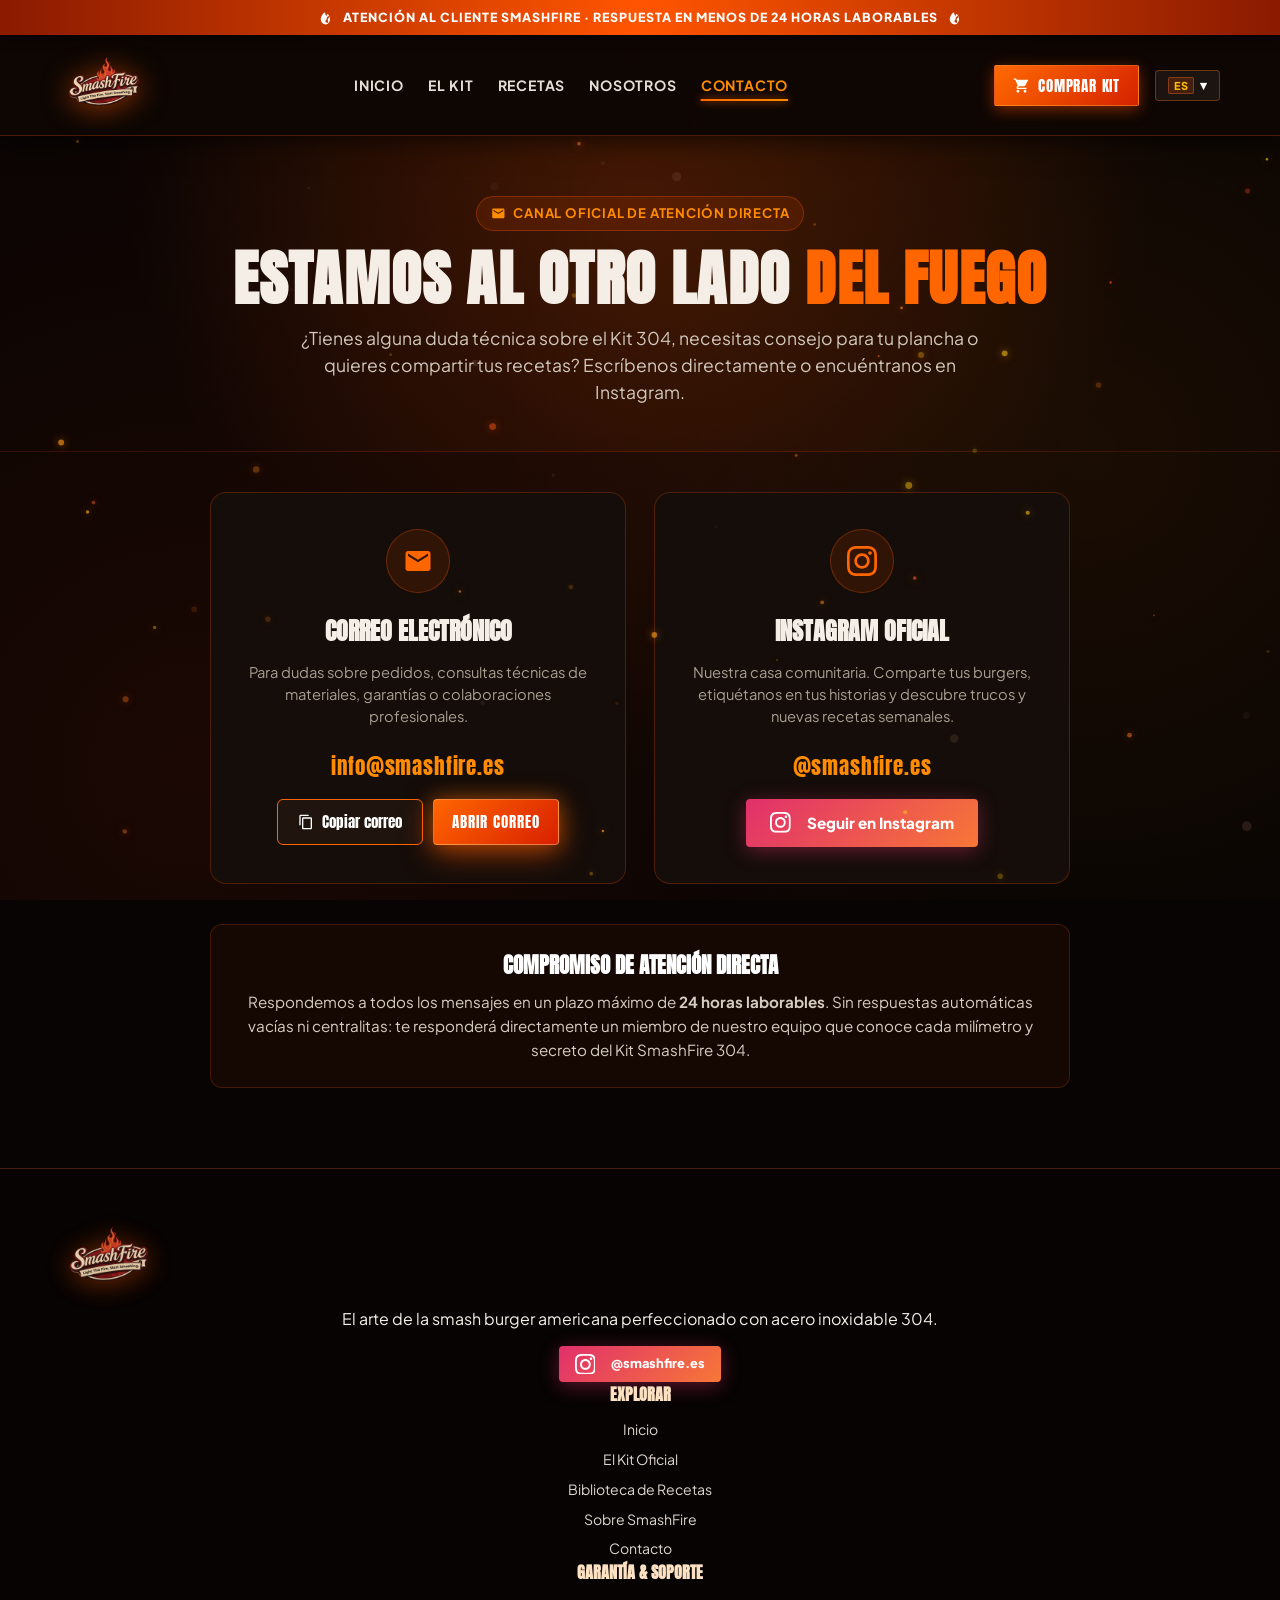
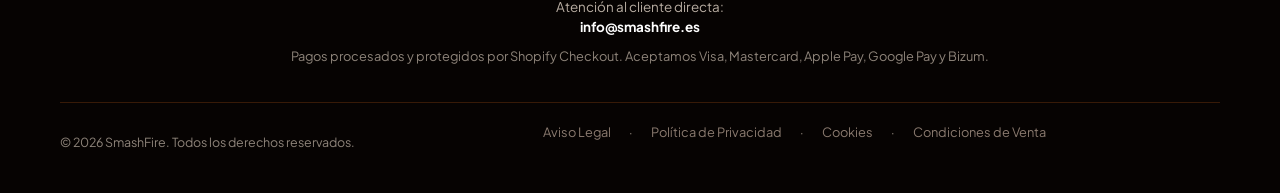
<file: contacto.html>
<!DOCTYPE html>
<html lang="es">
<head>
  <meta charset="UTF-8" />
  <meta name="viewport" content="width=device-width, initial-scale=1.0" />
  <title>Contacto Oficial | SmashFire</title>
  <meta name="description" content="Ponte en contacto con el equipo de SmashFire. Correo oficial info@smashfire.es y comunidad en Instagram. Respondemos en menos de 24 horas laborables." />
  <link rel="canonical" href="https://smashfire.es/contacto.html" />

  <!-- Metadatos Open Graph / Facebook -->
  <meta property="og:type" content="website" />
  <meta property="og:title" content="Contacto Oficial | SmashFire" />
  <meta property="og:description" content="Escríbenos a info@smashfire.es o encuéntranos en Instagram @smashfire.es." />
  <meta property="og:url" content="https://smashfire.es/contacto.html" />
  <meta property="og:image" content="https://smashfire.es/images/diner-presentacion.jpg" />

  <link rel="stylesheet" href="styles.css" />
</head>
<body>

  <!-- Lienzo interactivo de chispas y brasas -->
  <canvas id="embers-canvas"></canvas>

  <!-- ====================================================================
       SISTEMA DE ICONOS VECTORIALES DE MARCA (SVG NATIVO - CERO EMOJIS)
       ==================================================================== -->
  <svg id="sf-svg-library" style="display: none;" aria-hidden="true">
    <symbol id="sf-flame" viewBox="0 0 24 24">
      <path fill="currentColor" d="M12 23c-4.97 0-9-3.95-9-8.82 0-3.91 2.51-7.79 5.86-11.45.62-.68 1.74-.25 1.76.66.07 2.45 1.13 4.29 2.5 5.25.13-.97.43-1.95.96-2.88.36-.63 1.25-.66 1.63-.04 1.74 2.8 3.29 6.22 3.29 8.46 0 4.87-4.03 8.82-7 8.82zm-1-6c0 1.66 1.34 3 3 3 .83 0 1.58-.34 2.12-.88C15.68 18.06 15 16.63 15 15c0-1.8 1.12-3.35 2.72-3.96-.34-.96-.86-1.87-1.54-2.67-1.78 1.83-3.18 3.73-3.18 5.63z"/>
    </symbol>

    <symbol id="sf-cart" viewBox="0 0 24 24">
      <path fill="currentColor" d="M17 18c-1.1 0-1.99.9-1.99 2s.89 2 1.99 2 2-.9 2-2-.9-2-2-2zM7 18c-1.1 0-1.99.9-1.99 2S5.9 22 7 22s2-.9 2-2-.9-2-2-2zm0-3l1.1-2h7.45c.75 0 1.41-.41 1.75-1.03L21.7 4H5.21l-.94-2H1v2h2l3.6 7.59-1.35 2.44C4.52 15.37 5.48 17 7 17h12v-2H7z"/>
    </symbol>

    <symbol id="sf-shield" viewBox="0 0 24 24">
      <path fill="currentColor" d="M12 1L3 5v6c0 5.55 3.84 10.74 9 12 5.16-1.26 9-6.45 9-12V5l-9-4zm-2 16l-4-4 1.41-1.41L10 14.17l6.59-6.59L18 9l-8 8z"/>
    </symbol>

    <symbol id="sf-instagram" viewBox="0 0 24 24">
      <path fill="currentColor" d="M12 2.163c3.204 0 3.584.012 4.85.07 3.252.148 4.771 1.691 4.919 4.919.058 1.265.069 1.645.069 4.849 0 3.205-.012 3.584-.069 4.849-.149 3.225-1.664 4.771-4.919 4.919-1.266.058-1.644.07-4.85.07-3.204 0-3.584-.012-4.849-.07-3.26-.149-4.771-1.699-4.919-4.92-.058-1.265-.07-1.644-.07-4.849 0-3.204.013-3.583.07-4.849.149-3.227 1.664-4.771 4.919-4.919 1.266-.057 1.645-.069 4.849-.069zm0-2.163c-3.259 0-3.667.014-4.947.072-4.358.2-6.78 2.618-6.98 6.98-.059 1.281-.073 1.689-.073 4.948 0 3.259.014 3.668.072 4.948.2 4.358 2.618 6.78 6.98 6.98 1.281.058 1.689.072 4.948.072 3.259 0 3.668-.014 4.948-.072 4.354-.2 6.782-2.618 6.979-6.98.059-1.28.073-1.689.073-4.948 0-3.259-.014-3.667-.072-4.947-.196-4.354-2.617-6.78-6.979-6.98-1.281-.059-1.69-.073-4.949-.073zm0 5.838c-3.403 0-6.162 2.759-6.162 6.162s2.759 6.163 6.162 6.163 6.162-2.759 6.162-6.163c0-3.403-2.759-6.162-6.162-6.162zm0 10.162c-2.209 0-4-1.79-4-4 0-2.209 1.791-4 4-4s4 1.791 4 4c0 2.21-1.791 4-4 4zm6.406-11.845c-.796 0-1.441.645-1.441 1.44s.645 1.44 1.441 1.44c.795 0 1.439-.645 1.439-1.44s-.644-1.44-1.439-1.44z"/>
    </symbol>

    <symbol id="sf-mail" viewBox="0 0 24 24">
      <path fill="currentColor" d="M20 4H4c-1.1 0-1.99.9-1.99 2L2 18c0 1.1.9 2 2 2h16c1.1 0 2-.9 2-2V6c0-1.1-.9-2-2-2zm0 4l-8 5-8-5V6l8 5 8-5v2z"/>
    </symbol>

    <symbol id="sf-copy" viewBox="0 0 24 24">
      <path fill="currentColor" d="M16 1H4c-1.1 0-2 .9-2 2v14h2V3h12V1zm3 4H8c-1.1 0-2 .9-2 2v14c0 1.1.9 2 2 2h11c1.1 0 2-.9 2-2V7c0-1.1-.9-2-2-2zm0 16H8V7h11v14z"/>
    </symbol>

    <symbol id="sf-clock" viewBox="0 0 24 24">
      <path fill="currentColor" d="M12 2C6.5 2 2 6.5 2 12s4.5 10 10 10 10-4.5 10-10S17.5 2 12 2zm4.2 14.2L11 13V7h1.5v5.2l4.5 2.7-.8 1.3z"/>
    </symbol>
  </svg>

  <!-- Barra de aviso superior -->
  <div class="top-notice-bar">
    <svg class="sf-icon"><use href="#sf-flame"></use></svg>
    <span>ATENCIÓN AL CLIENTE SMASHFIRE · RESPUESTA EN MENOS DE 24 HORAS LABORABLES</span>
    <svg class="sf-icon"><use href="#sf-flame"></use></svg>
  </div>

  <!-- Header Global Oficial -->
  <header>
    <div class="container">
      <div class="nav-wrapper">
        <a href="index.html" class="brand-logo" aria-label="SmashFire Home">
          <img src="images/logo.png" alt="SmashFire Logo Oficial" class="header-logo-img">
        </a>

        <nav class="main-nav" id="main-nav">
          <a href="index.html" class="main-nav-link">Inicio</a>
          <a href="tienda.html" class="main-nav-link">El Kit</a>
          <a href="recetas.html" class="main-nav-link">Recetas</a>
          <a href="nosotros.html" class="main-nav-link">Nosotros</a>
          <a href="contacto.html" class="main-nav-link active">Contacto</a>
        </nav>

        <div class="header-right-group">
          <a href="https://tienda.smashfire.es/cart/59395325952264:1?storefront=true" class="btn-nav-buy">
            <svg class="sf-icon"><use href="#sf-cart"></use></svg>
            <span>Comprar Kit</span>
          </a>

          <div class="lang-selector-wrap">
            <button class="lang-btn" id="lang-btn" type="button" aria-expanded="false" aria-label="Seleccionar idioma">
              <span class="lang-code-pill">ES</span>
              <span class="lang-chevron">▾</span>
            </button>
            <ul class="lang-menu" id="lang-menu">
              <li><button class="active" onclick="switchLanguage('es')"><span class="lang-code-pill">ES</span> Español</button></li>
              <li><button onclick="switchLanguage('pt')"><span class="lang-code-pill">PT</span> Português (Em breve)</button></li>
              <li><button onclick="switchLanguage('en')"><span class="lang-code-pill">EN</span> English (Coming soon)</button></li>
            </ul>
          </div>

          <button type="button" class="mobile-menu-btn" id="mobile-menu-toggle" aria-label="Abrir menú de navegación">
            <svg width="22" height="22" viewBox="0 0 24 24" fill="currentColor">
              <path d="M3 18h18v-2H3v2zm0-5h18v-2H3v2zm0-7v2h18V6H3z"/>
            </svg>
          </button>
        </div>
      </div>
    </div>
  </header>

  <main>
    <!-- Header Hero de Contacto -->
    <section class="page-hero-banner">
      <div class="container">
        <div class="page-hero-badge">
          <svg class="sf-icon"><use href="#sf-mail"></use></svg>
          <span>CANAL OFICIAL DE ATENCIÓN DIRECTA</span>
        </div>
        <h1 class="page-hero-title">
          ESTAMOS AL OTRO LADO <span class="text-fire">DEL FUEGO</span>
        </h1>
        <p class="page-hero-lead">
          ¿Tienes alguna duda técnica sobre el Kit 304, necesitas consejo para tu plancha o quieres compartir tus recetas? Escríbenos directamente o encuéntranos en Instagram.
        </p>
      </div>
    </section>

    <section class="contact-page-section">
      <!-- Tarjetas Principales de Contacto -->
      <div class="contact-cards-grid">

        <!-- Tarjeta Correo -->
        <div class="contact-box-card">
          <div class="contact-box-icon">
            <svg class="sf-icon" style="width: 30px; height: 30px;"><use href="#sf-mail"></use></svg>
          </div>
          <h2 class="contact-box-title">CORREO ELECTRÓNICO</h2>
          <p class="contact-box-desc">
            Para dudas sobre pedidos, consultas técnicas de materiales, garantías o colaboraciones profesionales.
          </p>
          <div class="contact-email-action">
            info@smashfire.es
          </div>
          <div style="display: flex; gap: 10px; flex-wrap: wrap; justify-content: center;">
            <button type="button" class="btn-copy-email" onclick="copyContactEmail()" id="btn-copy">
              <svg class="sf-icon" style="width: 16px; height: 16px;"><use href="#sf-copy"></use></svg>
              <span id="copy-feedback">Copiar correo</span>
            </button>
            <a href="mailto:info@smashfire.es" class="btn-primary-fire" style="padding: 10px 18px; font-size: 0.95rem;">
              <span>Abrir correo</span>
            </a>
          </div>
        </div>

        <!-- Tarjeta Instagram -->
        <div class="contact-box-card">
          <div class="contact-box-icon">
            <svg class="sf-icon" style="width: 30px; height: 30px;"><use href="#sf-instagram"></use></svg>
          </div>
          <h2 class="contact-box-title">INSTAGRAM OFICIAL</h2>
          <p class="contact-box-desc">
            Nuestra casa comunitaria. Comparte tus burgers, etiquétanos en tus historias y descubre trucos y nuevas recetas semanales.
          </p>
          <div class="contact-email-action">
            @smashfire.es
          </div>
          <div>
            <a href="https://instagram.com" target="_blank" rel="noopener noreferrer" class="insta-cta-btn" style="display: inline-flex; padding: 12px 24px; font-size: 0.95rem;">
              <svg class="sf-icon"><use href="#sf-instagram"></use></svg>
              <span>Seguir en Instagram</span>
            </a>
          </div>
        </div>

      </div>

      <!-- Compromiso de Respuesta -->
      <div class="contact-commitment-box">
        <h3 style="font-family: var(--font-heading); font-size: 1.3rem; color: #fff; text-transform: uppercase; margin-bottom: 8px;">
          COMPROMISO DE ATENCIÓN DIRECTA
        </h3>
        <p>
          Respondemos a todos los mensajes en un plazo máximo de <strong>24 horas laborables</strong>. Sin respuestas automáticas vacías ni centralitas: te responderá directamente un miembro de nuestro equipo que conoce cada milímetro y secreto del Kit SmashFire 304.
        </p>
      </div>

    </section>
  </main>

  <!-- ====================================================================
       FOOTER GLOBAL OFICIAL & LEGALES
       ==================================================================== -->
  <footer>
    <div class="container">
      <div class="footer-inner">
        <div class="footer-brand">
          <img src="images/logo.png" alt="SmashFire Logo Oficial" class="footer-logo-img">
          <p class="footer-tagline">
            El arte de la smash burger americana perfeccionado con acero inoxidable 304.
          </p>
          <div style="margin-top: 14px;">
            <a href="https://instagram.com" target="_blank" rel="noopener noreferrer" class="insta-cta-btn" style="padding: 8px 16px; font-size: 0.8rem; display: inline-flex;">
              <svg class="sf-icon"><use href="#sf-instagram"></use></svg>
              <span>@smashfire.es</span>
            </a>
          </div>
        </div>

        <div class="footer-nav-col">
          <h4 style="font-family: 'Anton', sans-serif; color: var(--gold-light); text-transform: uppercase; margin-bottom: 12px;">Explorar</h4>
          <ul style="list-style: none; display: flex; flex-direction: column; gap: 8px; font-size: 0.88rem;">
            <li><a href="index.html" style="color: #ded6ce; text-decoration: none;">Inicio</a></li>
            <li><a href="tienda.html" style="color: #ded6ce; text-decoration: none;">El Kit Oficial</a></li>
            <li><a href="recetas.html" style="color: #ded6ce; text-decoration: none;">Biblioteca de Recetas</a></li>
            <li><a href="nosotros.html" style="color: #ded6ce; text-decoration: none;">Sobre SmashFire</a></li>
            <li><a href="contacto.html" style="color: #ded6ce; text-decoration: none;">Contacto</a></li>
          </ul>
        </div>

        <div class="footer-nav-col">
          <h4 style="font-family: 'Anton', sans-serif; color: var(--gold-light); text-transform: uppercase; margin-bottom: 12px;">Garantía & Soporte</h4>
          <p style="font-size: 0.84rem; color: #b8ada2; line-height: 1.5; margin-bottom: 10px;">
            Atención al cliente directa:<br>
            <strong style="color: #fff;">info@smashfire.es</strong>
          </p>
          <p style="font-size: 0.8rem; color: #8e847a;">
            Pagos procesados y protegidos por Shopify Checkout. Aceptamos Visa, Mastercard, Apple Pay, Google Pay y Bizum.
          </p>
        </div>
      </div>

      <div class="footer-legal-bar" style="margin-top: 35px; padding-top: 20px; border-top: 1px solid rgba(255, 120, 30, 0.2); display: flex; justify-content: space-between; align-items: center; flex-wrap: wrap; gap: 14px; font-size: 0.78rem; color: #8e847a;">
        <div>
          &copy; 2026 SmashFire. Todos los derechos reservados.
        </div>
        <div class="footer-links">
          <a href="legal/aviso-legal.html">Aviso Legal</a>
          <span>·</span>
          <a href="legal/privacidad.html">Política de Privacidad</a>
          <span>·</span>
          <a href="legal/cookies.html">Cookies</a>
          <span>·</span>
          <a href="legal/condiciones-venta.html">Condiciones de Venta</a>
        </div>
      </div>
    </div>
  </footer>

  <script src="script.js"></script>
</body>
</html>
</file>
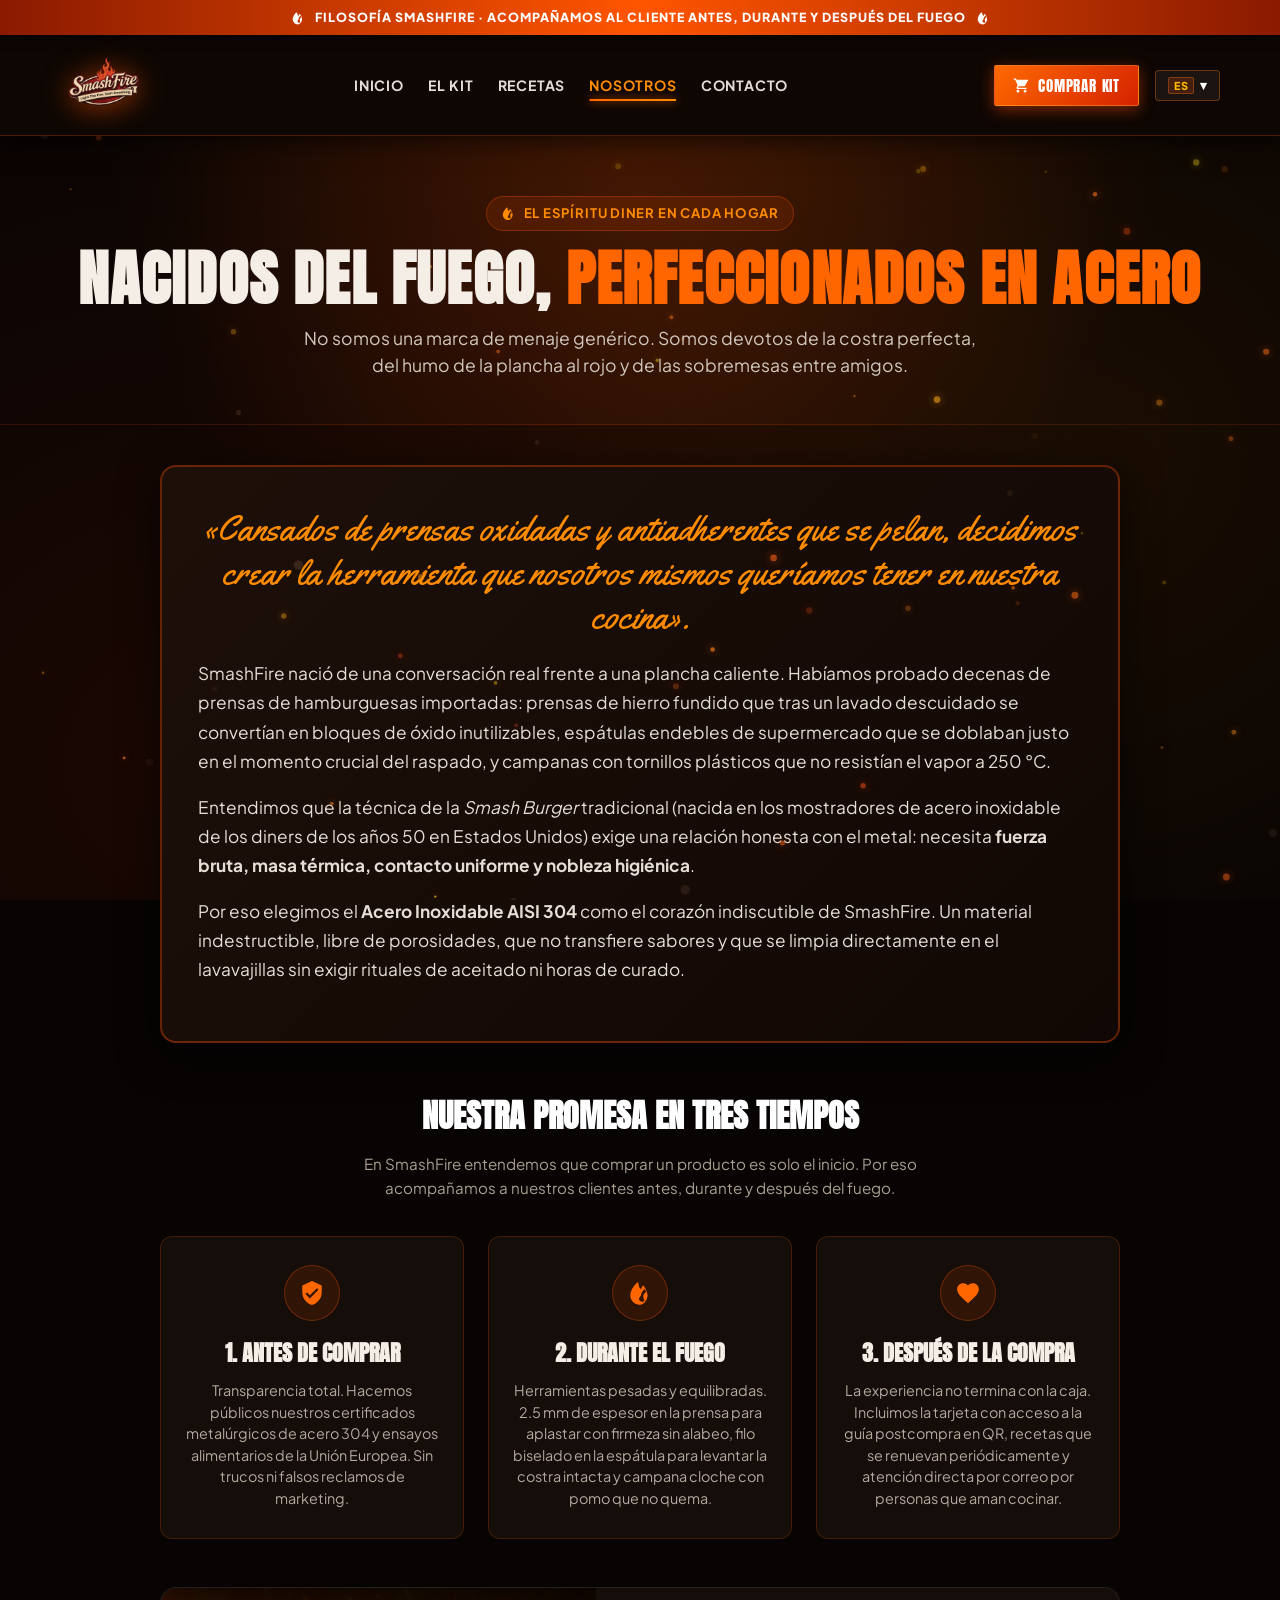
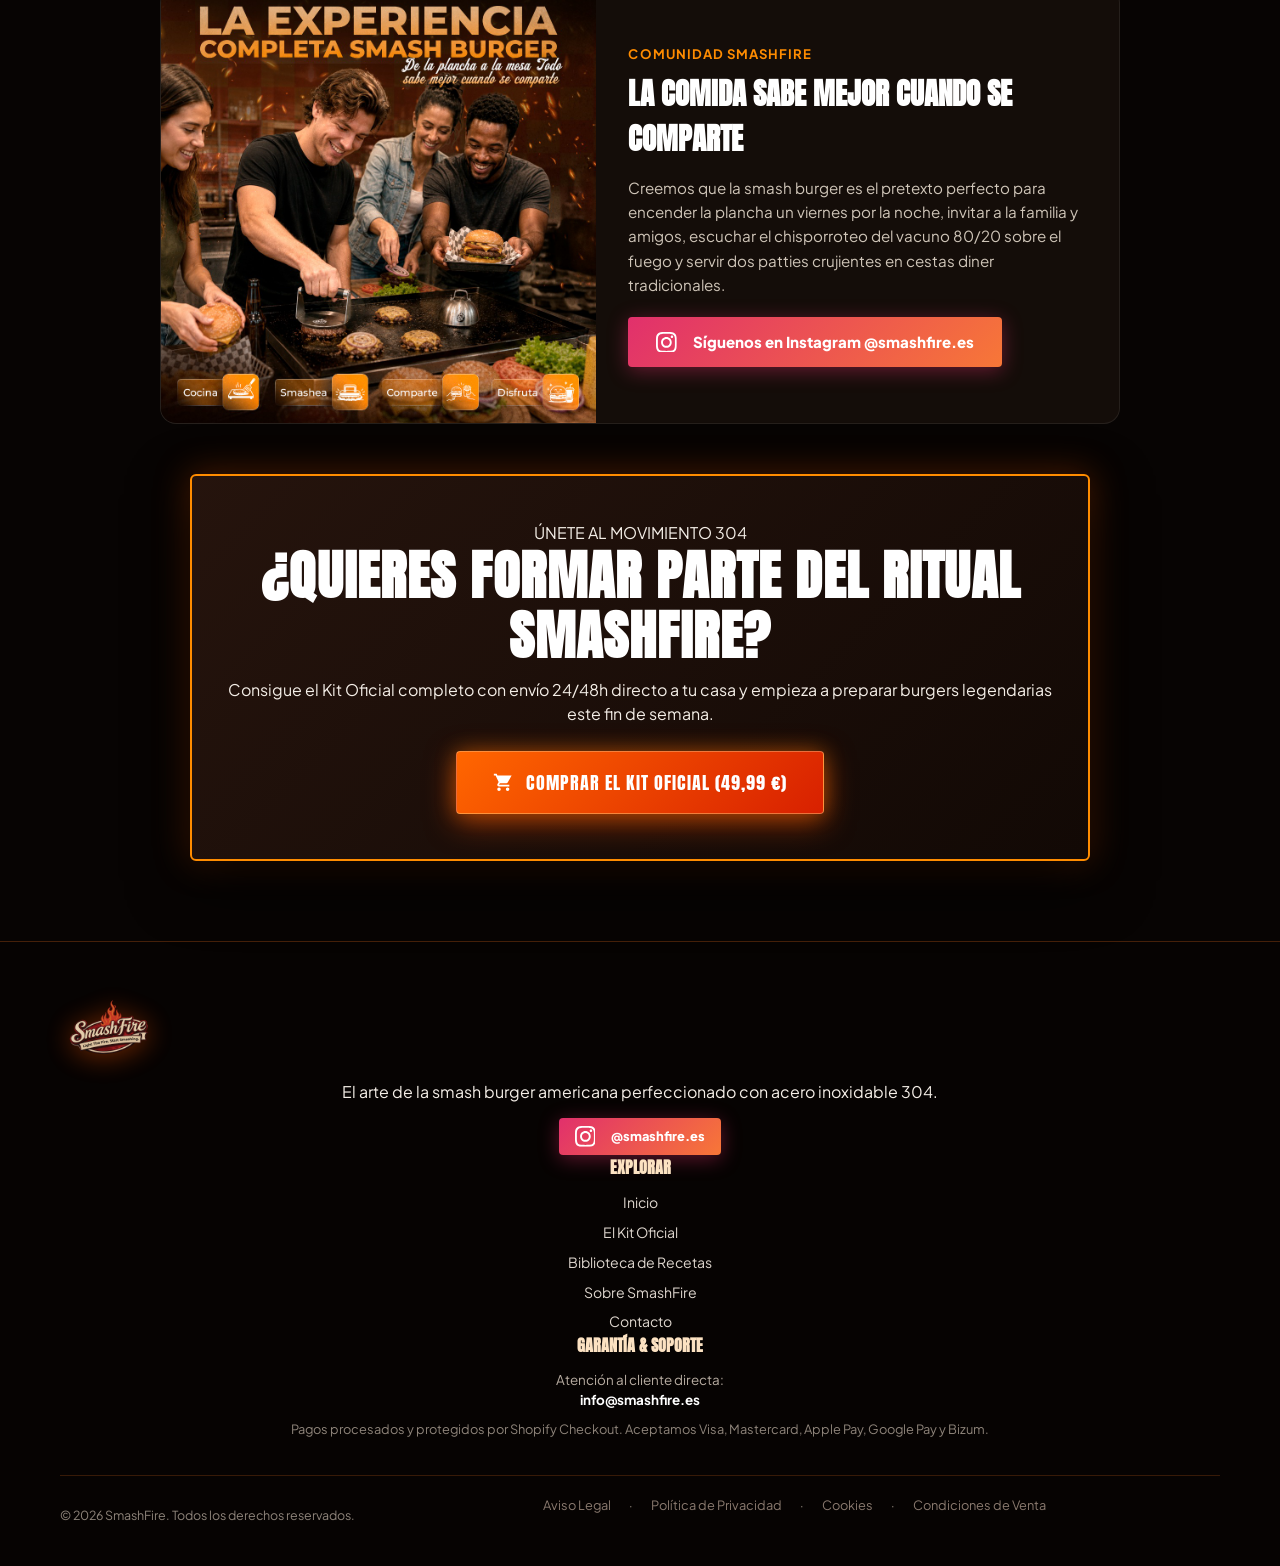
<file: nosotros.html>
<!DOCTYPE html>
<html lang="es">
<head>
  <meta charset="UTF-8" />
  <meta name="viewport" content="width=device-width, initial-scale=1.0" />
  <title>Sobre SmashFire | Nuestra Historia, Filosofía y Pasión Diner</title>
  <meta name="description" content="Conoce la historia detrás de SmashFire. Cómo rediseñamos el ritual de la smash burger americana con acero inoxidable 304 y una filosofía de acompañamiento total." />
  <link rel="canonical" href="https://smashfire.es/nosotros.html" />

  <!-- Metadatos Open Graph / Facebook -->
  <meta property="og:type" content="website" />
  <meta property="og:title" content="Sobre SmashFire | Nuestra Historia y Filosofía" />
  <meta property="og:description" content="Acompañamos al apasionado del smash antes, durante y después del fuego. Cero óxido, puro acero 304." />
  <meta property="og:url" content="https://smashfire.es/nosotros.html" />
  <meta property="og:image" content="https://smashfire.es/images/experiencia-amigos.jpg" />

  <link rel="stylesheet" href="styles.css" />
</head>
<body>

  <!-- Lienzo interactivo de chispas y brasas -->
  <canvas id="embers-canvas"></canvas>

  <!-- ====================================================================
       SISTEMA DE ICONOS VECTORIALES DE MARCA (SVG NATIVO - CERO EMOJIS)
       ==================================================================== -->
  <svg id="sf-svg-library" style="display: none;" aria-hidden="true">
    <symbol id="sf-flame" viewBox="0 0 24 24">
      <path fill="currentColor" d="M12 23c-4.97 0-9-3.95-9-8.82 0-3.91 2.51-7.79 5.86-11.45.62-.68 1.74-.25 1.76.66.07 2.45 1.13 4.29 2.5 5.25.13-.97.43-1.95.96-2.88.36-.63 1.25-.66 1.63-.04 1.74 2.8 3.29 6.22 3.29 8.46 0 4.87-4.03 8.82-7 8.82zm-1-6c0 1.66 1.34 3 3 3 .83 0 1.58-.34 2.12-.88C15.68 18.06 15 16.63 15 15c0-1.8 1.12-3.35 2.72-3.96-.34-.96-.86-1.87-1.54-2.67-1.78 1.83-3.18 3.73-3.18 5.63z"/>
    </symbol>

    <symbol id="sf-cart" viewBox="0 0 24 24">
      <path fill="currentColor" d="M17 18c-1.1 0-1.99.9-1.99 2s.89 2 1.99 2 2-.9 2-2-.9-2-2-2zM7 18c-1.1 0-1.99.9-1.99 2S5.9 22 7 22s2-.9 2-2-.9-2-2-2zm0-3l1.1-2h7.45c.75 0 1.41-.41 1.75-1.03L21.7 4H5.21l-.94-2H1v2h2l3.6 7.59-1.35 2.44C4.52 15.37 5.48 17 7 17h12v-2H7z"/>
    </symbol>

    <symbol id="sf-shield" viewBox="0 0 24 24">
      <path fill="currentColor" d="M12 1L3 5v6c0 5.55 3.84 10.74 9 12 5.16-1.26 9-6.45 9-12V5l-9-4zm-2 16l-4-4 1.41-1.41L10 14.17l6.59-6.59L18 9l-8 8z"/>
    </symbol>

    <symbol id="sf-check" viewBox="0 0 24 24">
      <path fill="currentColor" d="M9 16.17L4.83 12l-1.42 1.41L9 19 21 7l-1.41-1.41z"/>
    </symbol>

    <symbol id="sf-instagram" viewBox="0 0 24 24">
      <path fill="currentColor" d="M12 2.163c3.204 0 3.584.012 4.85.07 3.252.148 4.771 1.691 4.919 4.919.058 1.265.069 1.645.069 4.849 0 3.205-.012 3.584-.069 4.849-.149 3.225-1.664 4.771-4.919 4.919-1.266.058-1.644.07-4.85.07-3.204 0-3.584-.012-4.849-.07-3.26-.149-4.771-1.699-4.919-4.92-.058-1.265-.07-1.644-.07-4.849 0-3.204.013-3.583.07-4.849.149-3.227 1.664-4.771 4.919-4.919 1.266-.057 1.645-.069 4.849-.069zm0-2.163c-3.259 0-3.667.014-4.947.072-4.358.2-6.78 2.618-6.98 6.98-.059 1.281-.073 1.689-.073 4.948 0 3.259.014 3.668.072 4.948.2 4.358 2.618 6.78 6.98 6.98 1.281.058 1.689.072 4.948.072 3.259 0 3.668-.014 4.948-.072 4.354-.2 6.782-2.618 6.979-6.98.059-1.28.073-1.689.073-4.948 0-3.259-.014-3.667-.072-4.947-.196-4.354-2.617-6.78-6.979-6.98-1.281-.059-1.69-.073-4.949-.073zm0 5.838c-3.403 0-6.162 2.759-6.162 6.162s2.759 6.163 6.162 6.163 6.162-2.759 6.162-6.163c0-3.403-2.759-6.162-6.162-6.162zm0 10.162c-2.209 0-4-1.79-4-4 0-2.209 1.791-4 4-4s4 1.791 4 4c0 2.21-1.791 4-4 4zm6.406-11.845c-.796 0-1.441.645-1.441 1.44s.645 1.44 1.441 1.44c.795 0 1.439-.645 1.439-1.44s-.644-1.44-1.439-1.44z"/>
    </symbol>

    <symbol id="sf-sparkle" viewBox="0 0 24 24">
      <path fill="currentColor" d="M12 2l2.4 7.2L22 12l-7.6 2.8L12 22l-2.4-7.2L2 12l7.6-2.8L12 2z"/>
    </symbol>

    <symbol id="sf-heart" viewBox="0 0 24 24">
      <path fill="currentColor" d="M12 21.35l-1.45-1.32C5.4 15.36 2 12.28 2 8.5 2 5.42 4.42 3 7.5 3c1.74 0 3.41.81 4.5 2.09C13.09 3.81 14.76 3 16.5 3 19.58 3 22 5.42 22 8.5c0 3.78-3.4 6.86-8.55 11.54L12 21.35z"/>
    </symbol>
  </svg>

  <!-- Barra de aviso superior -->
  <div class="top-notice-bar">
    <svg class="sf-icon"><use href="#sf-flame"></use></svg>
    <span>FILOSOFÍA SMASHFIRE · ACOMPAÑAMOS AL CLIENTE ANTES, DURANTE Y DESPUÉS DEL FUEGO</span>
    <svg class="sf-icon"><use href="#sf-flame"></use></svg>
  </div>

  <!-- Header Global Oficial -->
  <header>
    <div class="container">
      <div class="nav-wrapper">
        <a href="index.html" class="brand-logo" aria-label="SmashFire Home">
          <img src="images/logo.png" alt="SmashFire Logo Oficial" class="header-logo-img">
        </a>

        <nav class="main-nav" id="main-nav">
          <a href="index.html" class="main-nav-link">Inicio</a>
          <a href="tienda.html" class="main-nav-link">El Kit</a>
          <a href="recetas.html" class="main-nav-link">Recetas</a>
          <a href="nosotros.html" class="main-nav-link active">Nosotros</a>
          <a href="contacto.html" class="main-nav-link">Contacto</a>
        </nav>

        <div class="header-right-group">
          <a href="https://tienda.smashfire.es/cart/59395325952264:1?storefront=true" class="btn-nav-buy">
            <svg class="sf-icon"><use href="#sf-cart"></use></svg>
            <span>Comprar Kit</span>
          </a>

          <div class="lang-selector-wrap">
            <button class="lang-btn" id="lang-btn" type="button" aria-expanded="false" aria-label="Seleccionar idioma">
              <span class="lang-code-pill">ES</span>
              <span class="lang-chevron">▾</span>
            </button>
            <ul class="lang-menu" id="lang-menu">
              <li><button class="active" onclick="switchLanguage('es')"><span class="lang-code-pill">ES</span> Español</button></li>
              <li><button onclick="switchLanguage('pt')"><span class="lang-code-pill">PT</span> Português (Em breve)</button></li>
              <li><button onclick="switchLanguage('en')"><span class="lang-code-pill">EN</span> English (Coming soon)</button></li>
            </ul>
          </div>

          <button type="button" class="mobile-menu-btn" id="mobile-menu-toggle" aria-label="Abrir menú de navegación">
            <svg width="22" height="22" viewBox="0 0 24 24" fill="currentColor">
              <path d="M3 18h18v-2H3v2zm0-5h18v-2H3v2zm0-7v2h18V6H3z"/>
            </svg>
          </button>
        </div>
      </div>
    </div>
  </header>

  <main>
    <!-- Header Hero de Nosotros -->
    <section class="page-hero-banner">
      <div class="container">
        <div class="page-hero-badge">
          <svg class="sf-icon"><use href="#sf-flame"></use></svg>
          <span>EL ESPÍRITU DINER EN CADA HOGAR</span>
        </div>
        <h1 class="page-hero-title">
          NACIDOS DEL FUEGO, <span class="text-fire">PERFECCIONADOS EN ACERO</span>
        </h1>
        <p class="page-hero-lead">
          No somos una marca de menaje genérico. Somos devotos de la costra perfecta, del humo de la plancha al rojo y de las sobremesas entre amigos.
        </p>
      </div>
    </section>

    <section class="about-page-section">
      <!-- Manifiesto de Marca -->
      <div class="about-manifesto-box">
        <div class="about-manifesto-quote">
          «Cansados de prensas oxidadas y antiadherentes que se pelan, decidimos crear la herramienta que nosotros mismos queríamos tener en nuestra cocina».
        </div>
        <div class="about-manifesto-text">
          <p>
            SmashFire nació de una conversación real frente a una plancha caliente. Habíamos probado decenas de prensas de hamburguesas importadas: prensas de hierro fundido que tras un lavado descuidado se convertían en bloques de óxido inutilizables, espátulas endebles de supermercado que se doblaban justo en el momento crucial del raspado, y campanas con tornillos plásticos que no resistían el vapor a 250 °C.
          </p>
          <p>
            Entendimos que la técnica de la <em>Smash Burger</em> tradicional (nacida en los mostradores de acero inoxidable de los diners de los años 50 en Estados Unidos) exige una relación honesta con el metal: necesita <strong>fuerza bruta, masa térmica, contacto uniforme y nobleza higiénica</strong>.
          </p>
          <p>
            Por eso elegimos el <strong>Acero Inoxidable AISI 304</strong> como el corazón indiscutible de SmashFire. Un material indestructible, libre de porosidades, que no transfiere sabores y que se limpia directamente en el lavavajillas sin exigir rituales de aceitado ni horas de curado.
          </p>
        </div>
      </div>

      <!-- Los 3 Pilares de Nuestra Filosofía -->
      <h2 style="font-family: var(--font-heading); font-size: 2rem; color: #fff; text-align: center; text-transform: uppercase; margin-bottom: 12px;">
        NUESTRA PROMESA EN TRES TIEMPOS
      </h2>
      <p style="text-align: center; color: #a89f91; font-size: 0.95rem; max-width: 600px; margin: 0 auto 36px;">
        En SmashFire entendemos que comprar un producto es solo el inicio. Por eso acompañamos a nuestros clientes antes, durante y después del fuego.
      </p>

      <div class="about-pillars-grid">
        <!-- Pilar 1 -->
        <div class="about-pillar-card">
          <div class="about-pillar-icon">
            <svg class="sf-icon" style="width: 26px; height: 26px;"><use href="#sf-shield"></use></svg>
          </div>
          <h3 class="about-pillar-title">1. ANTES DE COMPRAR</h3>
          <p class="about-pillar-desc">
            Transparencia total. Hacemos públicos nuestros certificados metalúrgicos de acero 304 y ensayos alimentarios de la Unión Europea. Sin trucos ni falsos reclamos de marketing.
          </p>
        </div>

        <!-- Pilar 2 -->
        <div class="about-pillar-card">
          <div class="about-pillar-icon">
            <svg class="sf-icon" style="width: 26px; height: 26px;"><use href="#sf-flame"></use></svg>
          </div>
          <h3 class="about-pillar-title">2. DURANTE EL FUEGO</h3>
          <p class="about-pillar-desc">
            Herramientas pesadas y equilibradas. 2.5 mm de espesor en la prensa para aplastar con firmeza sin alabeo, filo biselado en la espátula para levantar la costra intacta y campana cloche con pomo que no quema.
          </p>
        </div>

        <!-- Pilar 3 -->
        <div class="about-pillar-card">
          <div class="about-pillar-icon">
            <svg class="sf-icon" style="width: 26px; height: 26px;"><use href="#sf-heart"></use></svg>
          </div>
          <h3 class="about-pillar-title">3. DESPUÉS DE LA COMPRA</h3>
          <p class="about-pillar-desc">
            La experiencia no termina con la caja. Incluimos la tarjeta con acceso a la guía postcompra en QR, recetas que se renuevan periódicamente y atención directa por correo por personas que aman cocinar.
          </p>
        </div>
      </div>

      <!-- Imagen y Comunidad -->
      <div class="about-founder-box">
        <img src="images/experiencia-amigos.jpg" alt="Amigos disfrutando de smash burgers preparadas con el Kit SmashFire" class="about-founder-img" />
        <div class="about-founder-content">
          <span style="font-size: 0.82rem; font-weight: 700; color: var(--fire-amber); text-transform: uppercase; letter-spacing: 0.08em; margin-bottom: 8px;">
            COMUNIDAD SMASHFIRE
          </span>
          <h3 style="font-family: var(--font-heading); font-size: 1.8rem; color: #fff; margin-bottom: 14px; text-transform: uppercase;">
            LA COMIDA SABE MEJOR CUANDO SE COMPARTE
          </h3>
          <p style="font-size: 0.95rem; color: #cfc5b8; line-height: 1.6; margin-bottom: 20px;">
            Creemos que la smash burger es el pretexto perfecto para encender la plancha un viernes por la noche, invitar a la familia y amigos, escuchar el chisporroteo del vacuno 80/20 sobre el fuego y servir dos patties crujientes en cestas diner tradicionales.
          </p>
          <div>
            <a href="https://instagram.com" target="_blank" rel="noopener noreferrer" class="insta-cta-btn" style="display: inline-flex;">
              <svg class="sf-icon"><use href="#sf-instagram"></use></svg>
              <span>Síguenos en Instagram @smashfire.es</span>
            </a>
          </div>
        </div>
      </div>

      <!-- Banner Shopify Compra -->
      <div class="shopify-cta-box" style="margin-top: 50px;">
        <span class="shopify-cta-badge">ÚNETE AL MOVIMIENTO 304</span>
        <h3 class="shopify-cta-title">¿QUIERES FORMAR PARTE DEL RITUAL SMASHFIRE?</h3>
        <p class="shopify-cta-lead">
          Consigue el Kit Oficial completo con envío 24/48h directo a tu casa y empieza a preparar burgers legendarias este fin de semana.
        </p>
        <div style="margin-top: 24px;">
          <a href="https://tienda.smashfire.es/cart/59395325952264:1?storefront=true" class="btn-primary-fire" style="display: inline-flex;">
            <svg class="sf-icon"><use href="#sf-cart"></use></svg>
            <span>Comprar el Kit Oficial (49,99 €)</span>
          </a>
        </div>
      </div>

    </section>
  </main>

  <!-- ====================================================================
       FOOTER GLOBAL OFICIAL & LEGALES
       ==================================================================== -->
  <footer>
    <div class="container">
      <div class="footer-inner">
        <div class="footer-brand">
          <img src="images/logo.png" alt="SmashFire Logo Oficial" class="footer-logo-img">
          <p class="footer-tagline">
            El arte de la smash burger americana perfeccionado con acero inoxidable 304.
          </p>
          <div style="margin-top: 14px;">
            <a href="https://instagram.com" target="_blank" rel="noopener noreferrer" class="insta-cta-btn" style="padding: 8px 16px; font-size: 0.8rem; display: inline-flex;">
              <svg class="sf-icon"><use href="#sf-instagram"></use></svg>
              <span>@smashfire.es</span>
            </a>
          </div>
        </div>

        <div class="footer-nav-col">
          <h4 style="font-family: 'Anton', sans-serif; color: var(--gold-light); text-transform: uppercase; margin-bottom: 12px;">Explorar</h4>
          <ul style="list-style: none; display: flex; flex-direction: column; gap: 8px; font-size: 0.88rem;">
            <li><a href="index.html" style="color: #ded6ce; text-decoration: none;">Inicio</a></li>
            <li><a href="tienda.html" style="color: #ded6ce; text-decoration: none;">El Kit Oficial</a></li>
            <li><a href="recetas.html" style="color: #ded6ce; text-decoration: none;">Biblioteca de Recetas</a></li>
            <li><a href="nosotros.html" style="color: #ded6ce; text-decoration: none;">Sobre SmashFire</a></li>
            <li><a href="contacto.html" style="color: #ded6ce; text-decoration: none;">Contacto</a></li>
          </ul>
        </div>

        <div class="footer-nav-col">
          <h4 style="font-family: 'Anton', sans-serif; color: var(--gold-light); text-transform: uppercase; margin-bottom: 12px;">Garantía & Soporte</h4>
          <p style="font-size: 0.84rem; color: #b8ada2; line-height: 1.5; margin-bottom: 10px;">
            Atención al cliente directa:<br>
            <strong style="color: #fff;">info@smashfire.es</strong>
          </p>
          <p style="font-size: 0.8rem; color: #8e847a;">
            Pagos procesados y protegidos por Shopify Checkout. Aceptamos Visa, Mastercard, Apple Pay, Google Pay y Bizum.
          </p>
        </div>
      </div>

      <div class="footer-legal-bar" style="margin-top: 35px; padding-top: 20px; border-top: 1px solid rgba(255, 120, 30, 0.2); display: flex; justify-content: space-between; align-items: center; flex-wrap: wrap; gap: 14px; font-size: 0.78rem; color: #8e847a;">
        <div>
          &copy; 2026 SmashFire. Todos los derechos reservados.
        </div>
        <div class="footer-links">
          <a href="legal/aviso-legal.html">Aviso Legal</a>
          <span>·</span>
          <a href="legal/privacidad.html">Política de Privacidad</a>
          <span>·</span>
          <a href="legal/cookies.html">Cookies</a>
          <span>·</span>
          <a href="legal/condiciones-venta.html">Condiciones de Venta</a>
        </div>
      </div>
    </div>
  </footer>

  <script src="script.js"></script>
</body>
</html>
</file>
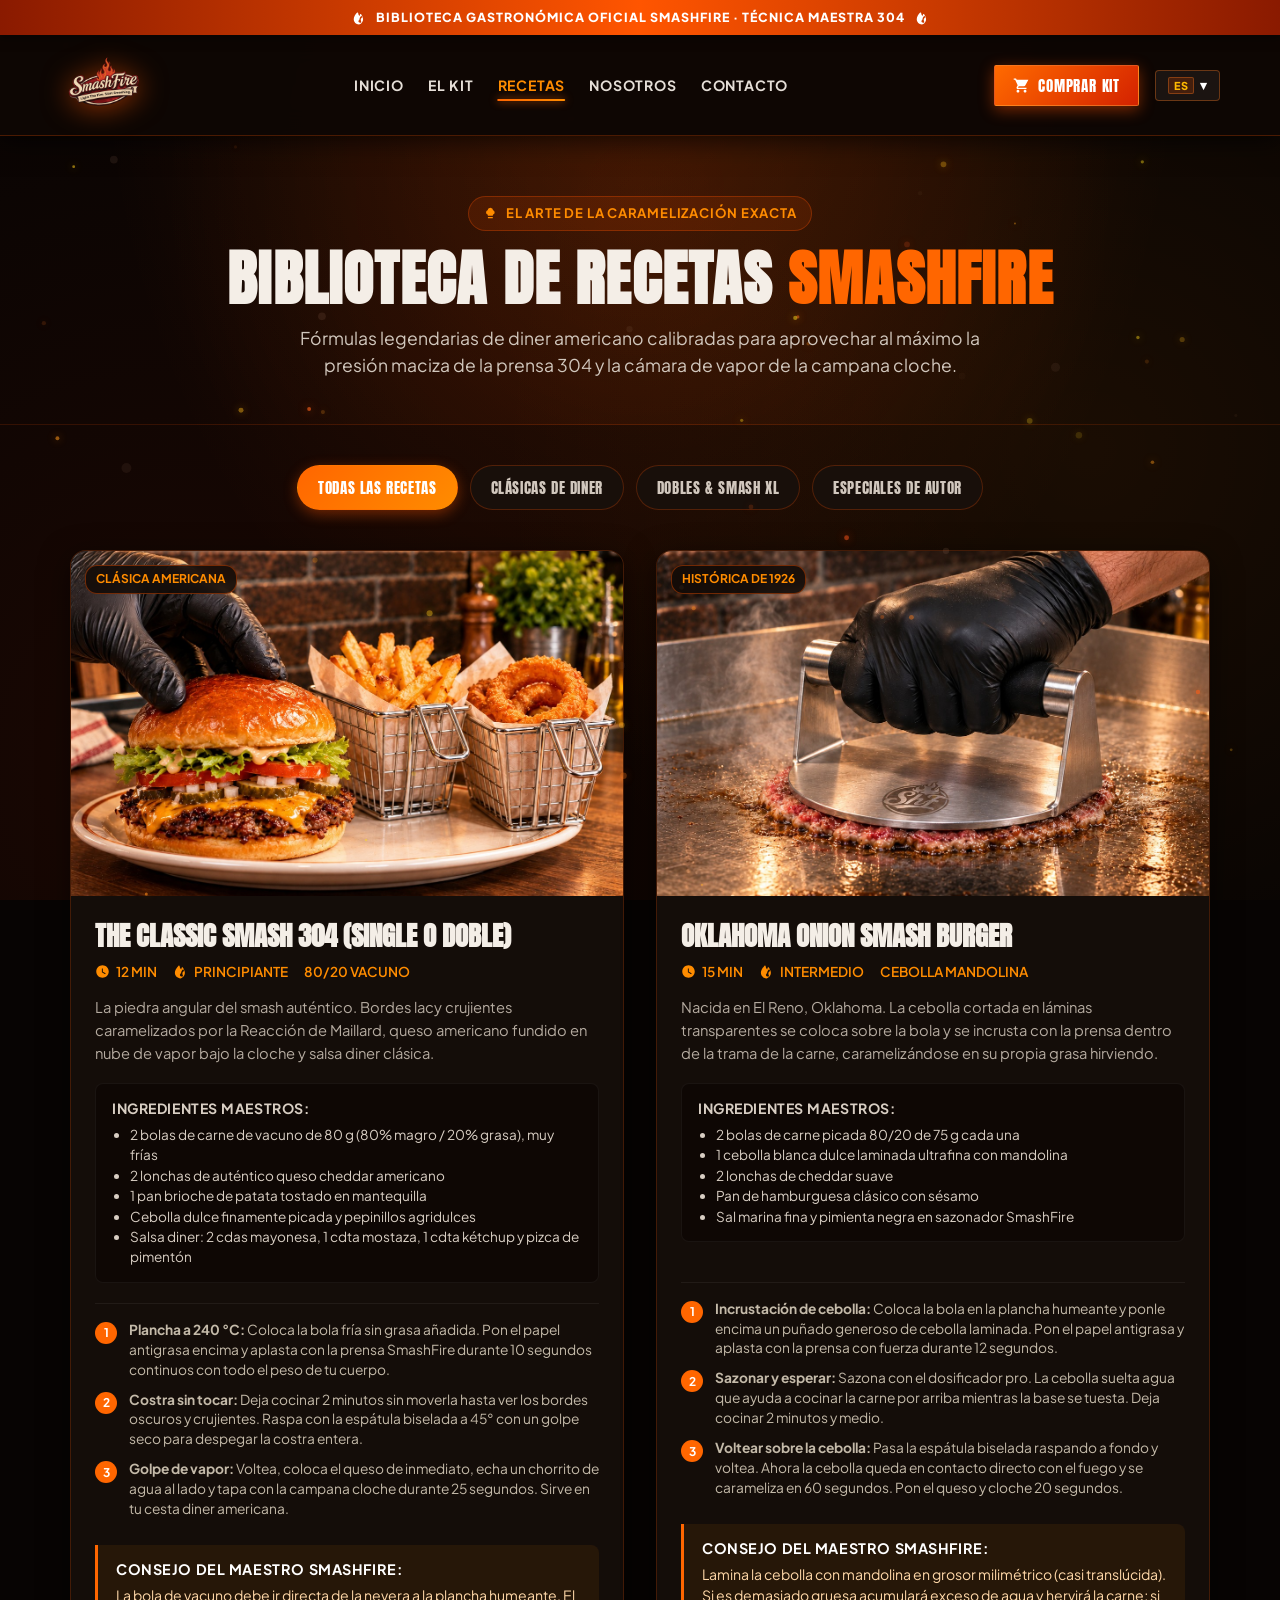
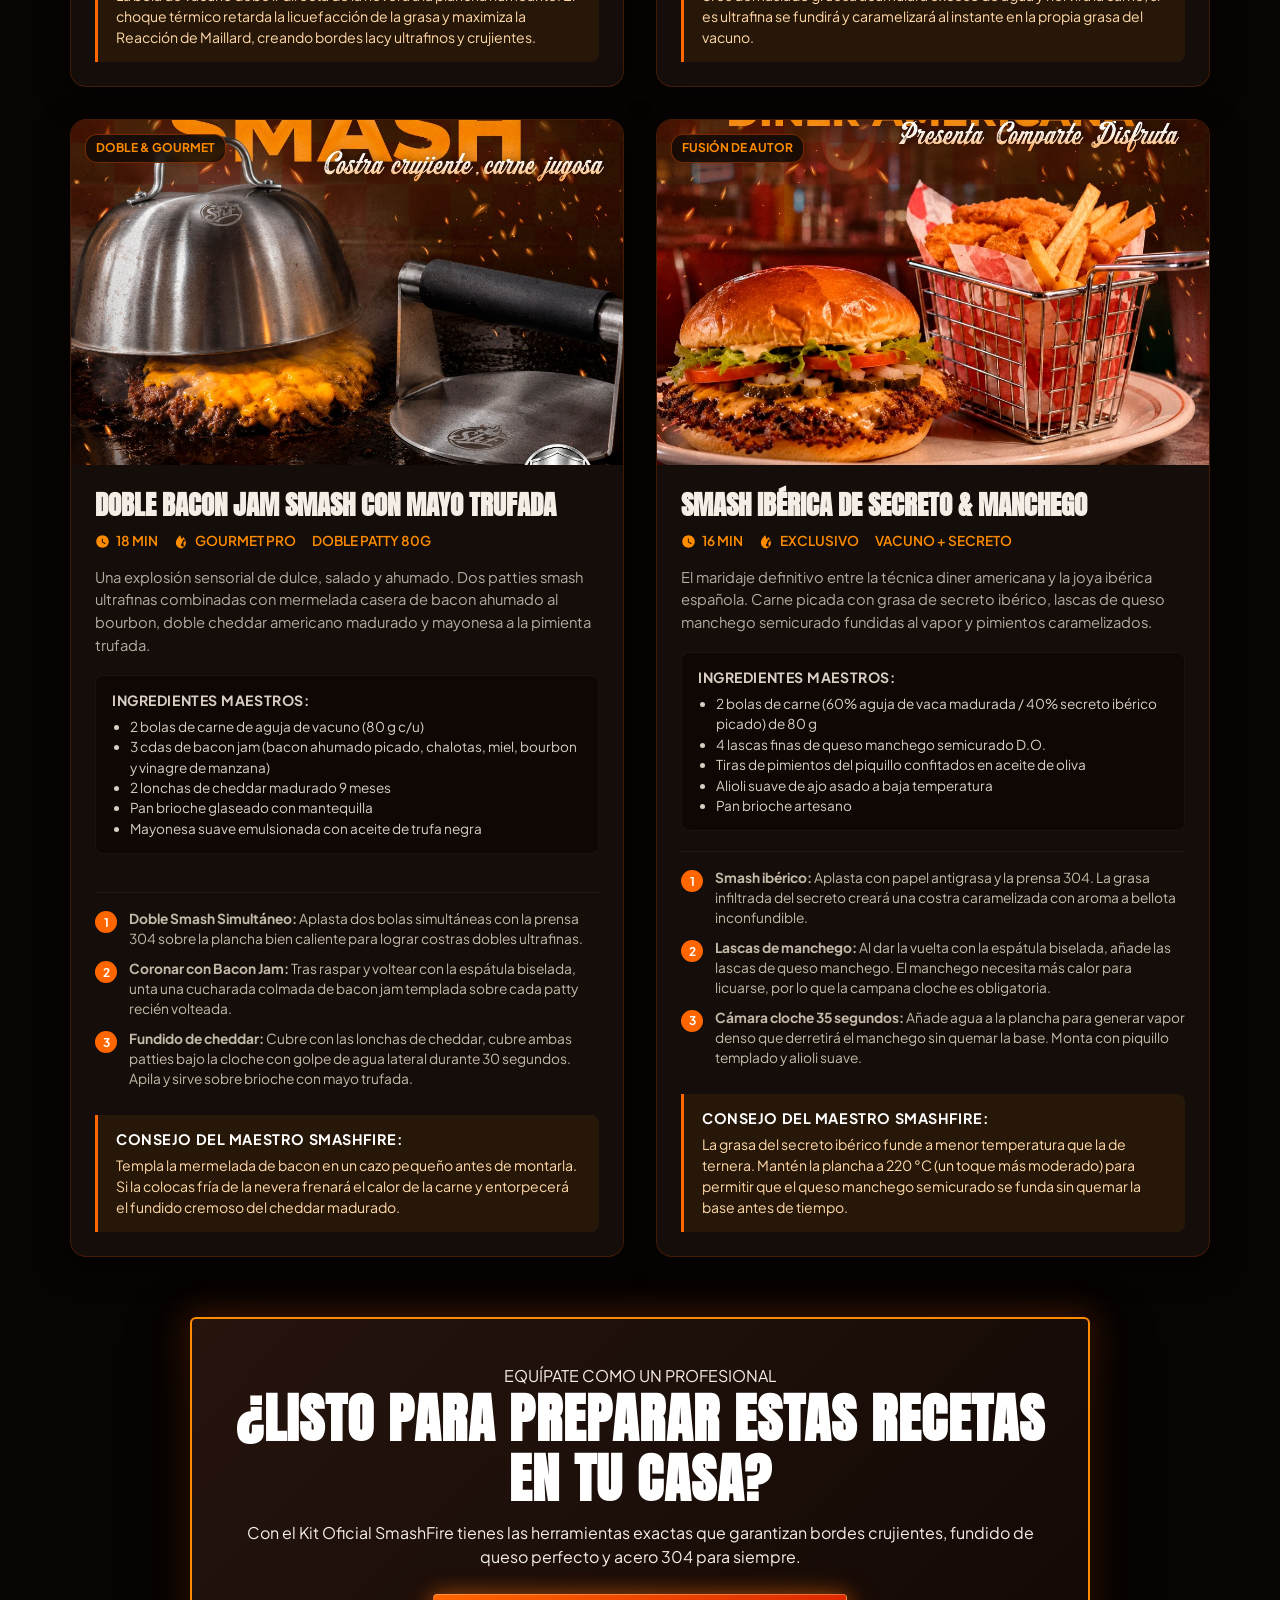
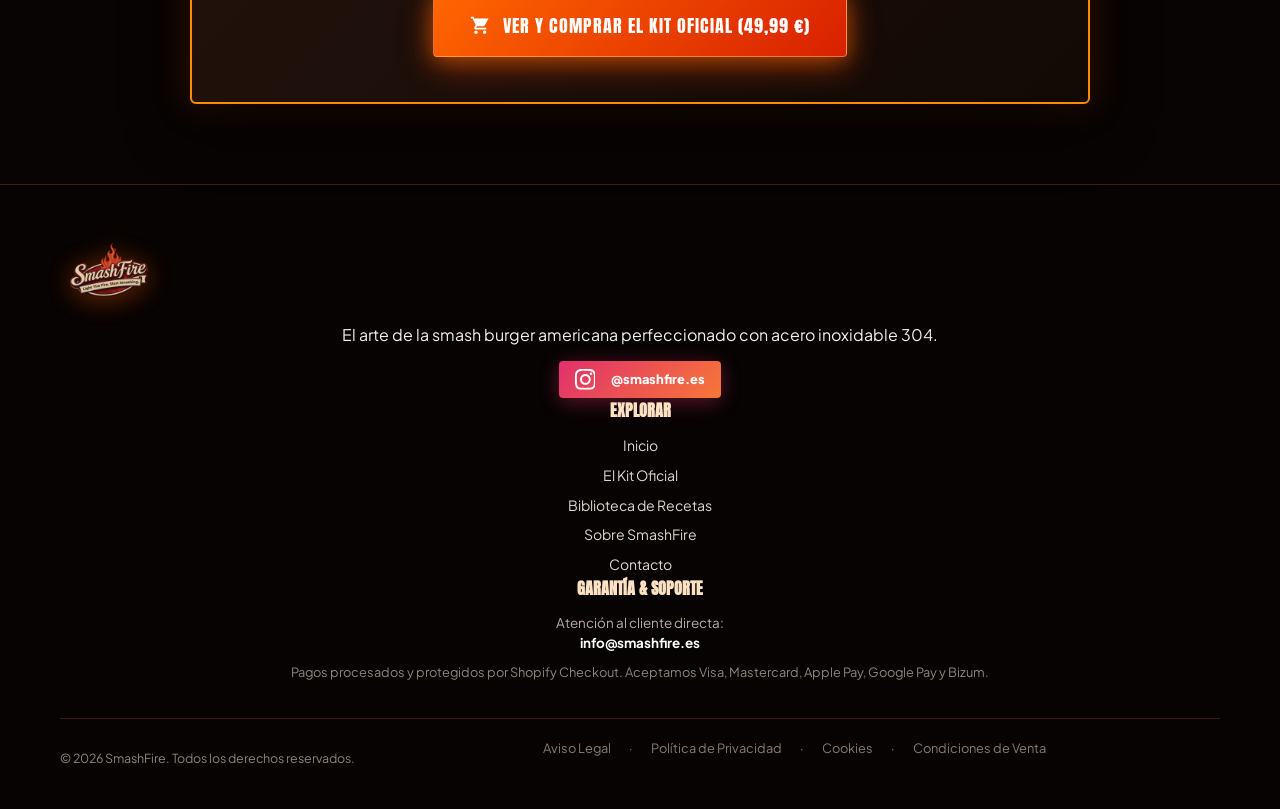
<file: recetas.html>
<!DOCTYPE html>
<html lang="es">
<head>
  <meta charset="UTF-8" />
  <meta name="viewport" content="width=device-width, initial-scale=1.0" />
  <title>Biblioteca de Recetas Oficiales Smash Burger | SmashFire</title>
  <meta name="description" content="Aprende a preparar las mejores Smash Burgers con las recetas oficiales de SmashFire. The Classic Smash, Oklahoma Onion Burger, Doble Bacon Jam y Smash Ibérica." />
  <link rel="canonical" href="https://smashfire.es/recetas.html" />

  <!-- Metadatos Open Graph / Facebook -->
  <meta property="og:type" content="website" />
  <meta property="og:title" content="Biblioteca de Recetas Oficiales Smash Burger | SmashFire" />
  <meta property="og:description" content="Recetas paso a paso, ingredientes exactos y secretos de caramelización con el Kit Oficial SmashFire 304." />
  <meta property="og:url" content="https://smashfire.es/recetas.html" />
  <meta property="og:image" content="https://smashfire.es/images/monta-tu-smash.jpg" />

    <!-- Schema.org Recipe Rich Snippets para Google Search -->
  <script type="application/ld+json">
  {
    "@context": "https://schema.org",
    "@graph": [
      {
        "@type": "Recipe",
        "name": "The Classic Smash 304",
        "image": "https://smashfire.es/images/paso-7.jpg",
        "description": "La hamburguesa smash clásica americana con costra lacy crujiente Maillard, cebolla caramelizada, doble queso cheddar fundido al vapor bajo campana cloche y salsa diner.",
        "prepTime": "PT5M",
        "cookTime": "PT7M",
        "totalTime": "PT12M",
        "recipeYield": "1 hamburguesa doble",
        "recipeCategory": "Plato principal",
        "recipeCuisine": "Americana",
        "keywords": "smash burger, classic smash, hamburguesa americana, queso cheddar fundido",
        "recipeIngredient": [
          "2 bolas de carne de vacuno de 80 g (80% magro / 20% grasa)",
          "2 lonchas de queso cheddar americano",
          "1 pan brioche de patata tostado en mantequilla",
          "Cebolla dulce finamente picada",
          "Pepinillos agridulces laminados",
          "Salsa diner especial (mayonesa, mostaza, kétchup y pimentón)"
        ],
        "recipeInstructions": [
          {
            "@type": "HowToStep",
            "text": "Calienta la plancha a 240 °C hasta que humee. Coloca la bola de carne fría sobre el metal."
          },
          {
            "@type": "HowToStep",
            "text": "Coloca papel antigrasa y aplasta firmemente con la prensa SmashFire durante 10 segundos continuos."
          },
          {
            "@type": "HowToStep",
            "text": "Cocina 2 minutos sin moverla. Raspa la costra con la espátula biselada a 45° y voltea."
          },
          {
            "@type": "HowToStep",
            "text": "Coloca el queso cheddar, añade un chorrito de agua y tapa con la campana cloche 25 segundos para fundir al vapor."
          }
        ]
      },
      {
        "@type": "Recipe",
        "name": "Oklahoma Onion Smash Burger",
        "image": "https://smashfire.es/images/paso-3.jpg",
        "description": "Receta histórica de Oklahoma de 1926 con cebolla laminada ultrafina incrustada a presión en la carne y caramelizada en su propia grasa.",
        "prepTime": "PT6M",
        "cookTime": "PT9M",
        "totalTime": "PT15M",
        "recipeYield": "1 hamburguesa",
        "recipeCategory": "Plato principal",
        "recipeCuisine": "Americana",
        "keywords": "oklahoma onion burger, smash burger con cebolla, smashfire",
        "recipeIngredient": [
          "2 bolas de carne picada 80/20 de 75 g",
          "1 cebolla blanca dulce laminada ultrafina con mandolina",
          "2 lonchas de cheddar suave",
          "Pan de hamburguesa clásico con sésamo",
          "Sal marina fina y pimienta negra en sazonador"
        ]
      }
    ]
  }
  </script>
  <link rel="stylesheet" href="styles.css" />
</head>
<body>

  <!-- Lienzo interactivo de chispas y brasas -->
  <canvas id="embers-canvas"></canvas>

  <!-- ====================================================================
       SISTEMA DE ICONOS VECTORIALES DE MARCA (SVG NATIVO - CERO EMOJIS)
       ==================================================================== -->
  <svg id="sf-svg-library" style="display: none;" aria-hidden="true">
    <symbol id="sf-flame" viewBox="0 0 24 24">
      <path fill="currentColor" d="M12 23c-4.97 0-9-3.95-9-8.82 0-3.91 2.51-7.79 5.86-11.45.62-.68 1.74-.25 1.76.66.07 2.45 1.13 4.29 2.5 5.25.13-.97.43-1.95.96-2.88.36-.63 1.25-.66 1.63-.04 1.74 2.8 3.29 6.22 3.29 8.46 0 4.87-4.03 8.82-7 8.82zm-1-6c0 1.66 1.34 3 3 3 .83 0 1.58-.34 2.12-.88C15.68 18.06 15 16.63 15 15c0-1.8 1.12-3.35 2.72-3.96-.34-.96-.86-1.87-1.54-2.67-1.78 1.83-3.18 3.73-3.18 5.63z"/>
    </symbol>

    <symbol id="sf-cart" viewBox="0 0 24 24">
      <path fill="currentColor" d="M17 18c-1.1 0-1.99.9-1.99 2s.89 2 1.99 2 2-.9 2-2-.9-2-2-2zM7 18c-1.1 0-1.99.9-1.99 2S5.9 22 7 22s2-.9 2-2-.9-2-2-2zm0-3l1.1-2h7.45c.75 0 1.41-.41 1.75-1.03L21.7 4H5.21l-.94-2H1v2h2l3.6 7.59-1.35 2.44C4.52 15.37 5.48 17 7 17h12v-2H7z"/>
    </symbol>

    <symbol id="sf-shield" viewBox="0 0 24 24">
      <path fill="currentColor" d="M12 1L3 5v6c0 5.55 3.84 10.74 9 12 5.16-1.26 9-6.45 9-12V5l-9-4zm-2 16l-4-4 1.41-1.41L10 14.17l6.59-6.59L18 9l-8 8z"/>
    </symbol>

    <symbol id="sf-check" viewBox="0 0 24 24">
      <path fill="currentColor" d="M9 16.17L4.83 12l-1.42 1.41L9 19 21 7l-1.41-1.41z"/>
    </symbol>

    <symbol id="sf-instagram" viewBox="0 0 24 24">
      <path fill="currentColor" d="M12 2.163c3.204 0 3.584.012 4.85.07 3.252.148 4.771 1.691 4.919 4.919.058 1.265.069 1.645.069 4.849 0 3.205-.012 3.584-.069 4.849-.149 3.225-1.664 4.771-4.919 4.919-1.266.058-1.644.07-4.85.07-3.204 0-3.584-.012-4.849-.07-3.26-.149-4.771-1.699-4.919-4.92-.058-1.265-.07-1.644-.07-4.849 0-3.204.013-3.583.07-4.849.149-3.227 1.664-4.771 4.919-4.919 1.266-.057 1.645-.069 4.849-.069zm0-2.163c-3.259 0-3.667.014-4.947.072-4.358.2-6.78 2.618-6.98 6.98-.059 1.281-.073 1.689-.073 4.948 0 3.259.014 3.668.072 4.948.2 4.358 2.618 6.78 6.98 6.98 1.281.058 1.689.072 4.948.072 3.259 0 3.668-.014 4.948-.072 4.354-.2 6.782-2.618 6.979-6.98.059-1.28.073-1.689.073-4.948 0-3.259-.014-3.667-.072-4.947-.196-4.354-2.617-6.78-6.979-6.98-1.281-.059-1.69-.073-4.949-.073zm0 5.838c-3.403 0-6.162 2.759-6.162 6.162s2.759 6.163 6.162 6.163 6.162-2.759 6.162-6.163c0-3.403-2.759-6.162-6.162-6.162zm0 10.162c-2.209 0-4-1.79-4-4 0-2.209 1.791-4 4-4s4 1.791 4 4c0 2.21-1.791 4-4 4zm6.406-11.845c-.796 0-1.441.645-1.441 1.44s.645 1.44 1.441 1.44c.795 0 1.439-.645 1.439-1.44s-.644-1.44-1.439-1.44z"/>
    </symbol>

    <symbol id="sf-clock" viewBox="0 0 24 24">
      <path fill="currentColor" d="M12 2C6.5 2 2 6.5 2 12s4.5 10 10 10 10-4.5 10-10S17.5 2 12 2zm4.2 14.2L11 13V7h1.5v5.2l4.5 2.7-.8 1.3z"/>
    </symbol>

    <symbol id="sf-chef" viewBox="0 0 24 24">
      <path fill="currentColor" d="M12 3a4.5 4.5 0 0 0-4.48 4.09 3.5 3.5 0 0 0-2.52 3.41c0 1.62 1.1 2.98 2.61 3.36C7.8 14.54 8 15.22 8 16h8c0-.78.2-1.46.39-2.14 1.51-.38 2.61-1.74 2.61-3.36a3.5 3.5 0 0 0-2.52-3.41A4.5 4.5 0 0 0 12 3zm-4 15v2h8v-2H8z"/>
    </symbol>
  </svg>

  <!-- Banner de Retorno al Kit (Solo visible si llega desde la tarjeta QR) -->
  <aside class="qr-return-banner" id="qr-return-banner" style="display: none;">
    <div class="qr-return-content">
      <div class="qr-return-text">
        <svg class="sf-icon"><use href="#sf-flame"></use></svg>
        <span>Estás explorando las recetas complementarias de tu <strong>Kit SmashFire</strong>.</span>
      </div>
      <a href="qr/index.html" class="btn-qr-back">
        <span>« Volver a mi Kit</span>
      </a>
    </div>
  </aside>

  <!-- Barra de aviso superior -->
  <div class="top-notice-bar">
    <svg class="sf-icon"><use href="#sf-flame"></use></svg>
    <span>BIBLIOTECA GASTRONÓMICA OFICIAL SMASHFIRE · TÉCNICA MAESTRA 304</span>
    <svg class="sf-icon"><use href="#sf-flame"></use></svg>
  </div>

  <!-- Header Global Oficial -->
  <header>
    <div class="container">
      <div class="nav-wrapper">
        <a href="index.html" class="brand-logo" aria-label="SmashFire Home">
          <img src="images/logo.png" alt="SmashFire Logo Oficial" class="header-logo-img">
        </a>

        <nav class="main-nav" id="main-nav">
          <a href="index.html" class="main-nav-link">Inicio</a>
          <a href="tienda.html" class="main-nav-link">El Kit</a>
          <a href="recetas.html" class="main-nav-link active">Recetas</a>
          <a href="nosotros.html" class="main-nav-link">Nosotros</a>
          <a href="contacto.html" class="main-nav-link">Contacto</a>
        </nav>

        <div class="header-right-group">
          <a href="https://tienda.smashfire.es/cart/59395325952264:1?storefront=true" class="btn-nav-buy">
            <svg class="sf-icon"><use href="#sf-cart"></use></svg>
            <span>Comprar Kit</span>
          </a>

          <div class="lang-selector-wrap">
            <button class="lang-btn" id="lang-btn" type="button" aria-expanded="false" aria-label="Seleccionar idioma">
              <span class="lang-code-pill">ES</span>
              <span class="lang-chevron">▾</span>
            </button>
            <ul class="lang-menu" id="lang-menu">
              <li><button class="active" onclick="switchLanguage('es')"><span class="lang-code-pill">ES</span> Español</button></li>
              <li><button onclick="switchLanguage('pt')"><span class="lang-code-pill">PT</span> Português (Em breve)</button></li>
              <li><button onclick="switchLanguage('en')"><span class="lang-code-pill">EN</span> English (Coming soon)</button></li>
            </ul>
          </div>

          <button type="button" class="mobile-menu-btn" id="mobile-menu-toggle" aria-label="Abrir menú de navegación">
            <svg width="22" height="22" viewBox="0 0 24 24" fill="currentColor">
              <path d="M3 18h18v-2H3v2zm0-5h18v-2H3v2zm0-7v2h18V6H3z"/>
            </svg>
          </button>
        </div>
      </div>
    </div>
  </header>

  <main>
    <!-- Header Hero de Recetas -->
    <section class="page-hero-banner">
      <div class="container">
        <div class="page-hero-badge">
          <svg class="sf-icon"><use href="#sf-chef"></use></svg>
          <span>EL ARTE DE LA CARAMELIZACIÓN EXACTA</span>
        </div>
        <h1 class="page-hero-title">
          BIBLIOTECA DE RECETAS <span class="text-fire">SMASHFIRE</span>
        </h1>
        <p class="page-hero-lead">
          Fórmulas legendarias de diner americano calibradas para aprovechar al máximo la presión maciza de la prensa 304 y la cámara de vapor de la campana cloche.
        </p>
      </div>
    </section>

    <!-- Catálogo de Recetas con Filtros -->
    <section class="recipes-page-section">
      <!-- Filtros de categoría -->
      <div class="recipe-filter-bar">
        <button type="button" class="recipe-filter-btn active" onclick="filterRecipes('all', this)">Todas las Recetas</button>
        <button type="button" class="recipe-filter-btn" onclick="filterRecipes('clasicas', this)">Clásicas de Diner</button>
        <button type="button" class="recipe-filter-btn" onclick="filterRecipes('dobles', this)">Dobles & Smash XL</button>
        <button type="button" class="recipe-filter-btn" onclick="filterRecipes('especiales', this)">Especiales de Autor</button>
      </div>

      <!-- Grid de Fichas de Recetas -->
      <div class="recipes-catalog-grid">

        <!-- Receta 1: The Classic Smash 304 -->
        <article class="recipe-full-card recipe-card" data-category="clasicas">
          <div class="recipe-card-media">
            <img src="images/paso-7.jpg" alt="The Classic Smash Burger servida en cesta diner con papel a cuadros" />
            <span class="recipe-category-pill">Clásica Americana</span>
          </div>
          <div class="recipe-card-body">
            <h2 class="recipe-card-title">THE CLASSIC SMASH 304 (SINGLE O DOBLE)</h2>
            <div class="recipe-meta-row">
              <span class="recipe-meta-item">
                <svg class="sf-icon" style="width: 15px; height: 15px;"><use href="#sf-clock"></use></svg>
                12 min
              </span>
              <span class="recipe-meta-item">
                <svg class="sf-icon" style="width: 15px; height: 15px;"><use href="#sf-flame"></use></svg>
                Principiante
              </span>
              <span class="recipe-meta-item">80/20 Vacuno</span>
            </div>
            <p class="recipe-card-excerpt">
              La piedra angular del smash auténtico. Bordes lacy crujientes caramelizados por la Reacción de Maillard, queso americano fundido en nube de vapor bajo la cloche y salsa diner clásica.
            </p>

            <div class="recipe-ingredients-block">
              <strong>Ingredientes Maestros:</strong>
              <ul>
                <li>2 bolas de carne de vacuno de 80 g (80% magro / 20% grasa), muy frías</li>
                <li>2 lonchas de auténtico queso cheddar americano</li>
                <li>1 pan brioche de patata tostado en mantequilla</li>
                <li>Cebolla dulce finamente picada y pepinillos agridulces</li>
                <li>Salsa diner: 2 cdas mayonesa, 1 cdta mostaza, 1 cdta kétchup y pizca de pimentón</li>
              </ul>
            </div>

            <div class="recipe-steps-block">
              <div class="recipe-step-item">
                <span class="step-num-badge">1</span>
                <div><strong>Plancha a 240 °C:</strong> Coloca la bola fría sin grasa añadida. Pon el papel antigrasa encima y aplasta con la prensa SmashFire durante 10 segundos continuos con todo el peso de tu cuerpo.</div>
              </div>
              <div class="recipe-step-item">
                <span class="step-num-badge">2</span>
                <div><strong>Costra sin tocar:</strong> Deja cocinar 2 minutos sin moverla hasta ver los bordes oscuros y crujientes. Raspa con la espátula biselada a 45° con un golpe seco para despegar la costra entera.</div>
              </div>
              <div class="recipe-step-item">
                <span class="step-num-badge">3</span>
                <div><strong>Golpe de vapor:</strong> Voltea, coloca el queso de inmediato, echa un chorrito de agua al lado y tapa con la campana cloche durante 25 segundos. Sirve en tu cesta diner americana.</div>
              </div>
            </div>

            <!-- Consejo Pro SmashFire -->
            <div class="recipe-pro-tip-box">
              <strong>Consejo del Maestro SmashFire:</strong>
              La bola de vacuno debe ir directa de la nevera a la plancha humeante. El choque térmico retarda la licuefacción de la grasa y maximiza la Reacción de Maillard, creando bordes lacy ultrafinos y crujientes.
            </div>
          </div>
        </article>

        <!-- Receta 2: Oklahoma Onion Smash Burger -->
        <article class="recipe-full-card recipe-card" data-category="clasicas">
          <div class="recipe-card-media">
            <img src="images/paso-3.jpg" alt="Oklahoma Onion Smash con cebolla incrustada en la carne" />
            <span class="recipe-category-pill">Histórica de 1926</span>
          </div>
          <div class="recipe-card-body">
            <h2 class="recipe-card-title">OKLAHOMA ONION SMASH BURGER</h2>
            <div class="recipe-meta-row">
              <span class="recipe-meta-item">
                <svg class="sf-icon" style="width: 15px; height: 15px;"><use href="#sf-clock"></use></svg>
                15 min
              </span>
              <span class="recipe-meta-item">
                <svg class="sf-icon" style="width: 15px; height: 15px;"><use href="#sf-flame"></use></svg>
                Intermedio
              </span>
              <span class="recipe-meta-item">Cebolla Mandolina</span>
            </div>
            <p class="recipe-card-excerpt">
              Nacida en El Reno, Oklahoma. La cebolla cortada en láminas transparentes se coloca sobre la bola y se incrusta con la prensa dentro de la trama de la carne, caramelizándose en su propia grasa hirviendo.
            </p>

            <div class="recipe-ingredients-block">
              <strong>Ingredientes Maestros:</strong>
              <ul>
                <li>2 bolas de carne picada 80/20 de 75 g cada una</li>
                <li>1 cebolla blanca dulce laminada ultrafina con mandolina</li>
                <li>2 lonchas de cheddar suave</li>
                <li>Pan de hamburguesa clásico con sésamo</li>
                <li>Sal marina fina y pimienta negra en sazonador SmashFire</li>
              </ul>
            </div>

            <div class="recipe-steps-block">
              <div class="recipe-step-item">
                <span class="step-num-badge">1</span>
                <div><strong>Incrustación de cebolla:</strong> Coloca la bola en la plancha humeante y ponle encima un puñado generoso de cebolla laminada. Pon el papel antigrasa y aplasta con la prensa con fuerza durante 12 segundos.</div>
              </div>
              <div class="recipe-step-item">
                <span class="step-num-badge">2</span>
                <div><strong>Sazonar y esperar:</strong> Sazona con el dosificador pro. La cebolla suelta agua que ayuda a cocinar la carne por arriba mientras la base se tuesta. Deja cocinar 2 minutos y medio.</div>
              </div>
              <div class="recipe-step-item">
                <span class="step-num-badge">3</span>
                <div><strong>Voltear sobre la cebolla:</strong> Pasa la espátula biselada raspando a fondo y voltea. Ahora la cebolla queda en contacto directo con el fuego y se carameliza en 60 segundos. Pon el queso y cloche 20 segundos.</div>
              </div>
            </div>

            <!-- Consejo Pro SmashFire -->
            <div class="recipe-pro-tip-box">
              <strong>Consejo del Maestro SmashFire:</strong>
              Lamina la cebolla con mandolina en grosor milimétrico (casi translúcida). Si es demasiado gruesa acumulará exceso de agua y hervirá la carne; si es ultrafina se fundirá y caramelizará al instante en la propia grasa del vacuno.
            </div>
          </div>
        </article>

        <!-- Receta 3: Doble Bacon Jam Smash -->
        <article class="recipe-full-card recipe-card" data-category="dobles">
          <div class="recipe-card-media">
            <img src="images/momento-smash.jpg" alt="Doble Bacon Jam Smash Burger con cheddar fundido" />
            <span class="recipe-category-pill">Doble & Gourmet</span>
          </div>
          <div class="recipe-card-body">
            <h2 class="recipe-card-title">DOBLE BACON JAM SMASH CON MAYO TRUFADA</h2>
            <div class="recipe-meta-row">
              <span class="recipe-meta-item">
                <svg class="sf-icon" style="width: 15px; height: 15px;"><use href="#sf-clock"></use></svg>
                18 min
              </span>
              <span class="recipe-meta-item">
                <svg class="sf-icon" style="width: 15px; height: 15px;"><use href="#sf-flame"></use></svg>
                Gourmet Pro
              </span>
              <span class="recipe-meta-item">Doble Patty 80g</span>
            </div>
            <p class="recipe-card-excerpt">
              Una explosión sensorial de dulce, salado y ahumado. Dos patties smash ultrafinas combinadas con mermelada casera de bacon ahumado al bourbon, doble cheddar americano madurado y mayonesa a la pimienta trufada.
            </p>

            <div class="recipe-ingredients-block">
              <strong>Ingredientes Maestros:</strong>
              <ul>
                <li>2 bolas de carne de aguja de vacuno (80 g c/u)</li>
                <li>3 cdas de bacon jam (bacon ahumado picado, chalotas, miel, bourbon y vinagre de manzana)</li>
                <li>2 lonchas de cheddar madurado 9 meses</li>
                <li>Pan brioche glaseado con mantequilla</li>
                <li>Mayonesa suave emulsionada con aceite de trufa negra</li>
              </ul>
            </div>

            <div class="recipe-steps-block">
              <div class="recipe-step-item">
                <span class="step-num-badge">1</span>
                <div><strong>Doble Smash Simultáneo:</strong> Aplasta dos bolas simultáneas con la prensa 304 sobre la plancha bien caliente para lograr costras dobles ultrafinas.</div>
              </div>
              <div class="recipe-step-item">
                <span class="step-num-badge">2</span>
                <div><strong>Coronar con Bacon Jam:</strong> Tras raspar y voltear con la espátula biselada, unta una cucharada colmada de bacon jam templada sobre cada patty recién volteada.</div>
              </div>
              <div class="recipe-step-item">
                <span class="step-num-badge">3</span>
                <div><strong>Fundido de cheddar:</strong> Cubre con las lonchas de cheddar, cubre ambas patties bajo la cloche con golpe de agua lateral durante 30 segundos. Apila y sirve sobre brioche con mayo trufada.</div>
              </div>
            </div>

            <!-- Consejo Pro SmashFire -->
            <div class="recipe-pro-tip-box">
              <strong>Consejo del Maestro SmashFire:</strong>
              Templa la mermelada de bacon en un cazo pequeño antes de montarla. Si la colocas fría de la nevera frenará el calor de la carne y entorpecerá el fundido cremoso del cheddar madurado.
            </div>
          </div>
        </article>

        <!-- Receta 4: Smash Ibérica de Secreto & Manchego -->
        <article class="recipe-full-card recipe-card" data-category="especiales">
          <div class="recipe-card-media">
            <img src="images/diner-presentacion.jpg" alt="Smash Ibérica con queso manchego fundido" />
            <span class="recipe-category-pill">Fusión de Autor</span>
          </div>
          <div class="recipe-card-body">
            <h2 class="recipe-card-title">SMASH IBÉRICA DE SECRETO & MANCHEGO</h2>
            <div class="recipe-meta-row">
              <span class="recipe-meta-item">
                <svg class="sf-icon" style="width: 15px; height: 15px;"><use href="#sf-clock"></use></svg>
                16 min
              </span>
              <span class="recipe-meta-item">
                <svg class="sf-icon" style="width: 15px; height: 15px;"><use href="#sf-flame"></use></svg>
                Exclusivo
              </span>
              <span class="recipe-meta-item">Vacuno + Secreto</span>
            </div>
            <p class="recipe-card-excerpt">
              El maridaje definitivo entre la técnica diner americana y la joya ibérica española. Carne picada con grasa de secreto ibérico, lascas de queso manchego semicurado fundidas al vapor y pimientos caramelizados.
            </p>

            <div class="recipe-ingredients-block">
              <strong>Ingredientes Maestros:</strong>
              <ul>
                <li>2 bolas de carne (60% aguja de vaca madurada / 40% secreto ibérico picado) de 80 g</li>
                <li>4 lascas finas de queso manchego semicurado D.O.</li>
                <li>Tiras de pimientos del piquillo confitados en aceite de oliva</li>
                <li>Alioli suave de ajo asado a baja temperatura</li>
                <li>Pan brioche artesano</li>
              </ul>
            </div>

            <div class="recipe-steps-block">
              <div class="recipe-step-item">
                <span class="step-num-badge">1</span>
                <div><strong>Smash ibérico:</strong> Aplasta con papel antigrasa y la prensa 304. La grasa infiltrada del secreto creará una costra caramelizada con aroma a bellota inconfundible.</div>
              </div>
              <div class="recipe-step-item">
                <span class="step-num-badge">2</span>
                <div><strong>Lascas de manchego:</strong> Al dar la vuelta con la espátula biselada, añade las lascas de queso manchego. El manchego necesita más calor para licuarse, por lo que la campana cloche es obligatoria.</div>
              </div>
              <div class="recipe-step-item">
                <span class="step-num-badge">3</span>
                <div><strong>Cámara cloche 35 segundos:</strong> Añade agua a la plancha para generar vapor denso que derretirá el manchego sin quemar la base. Monta con piquillo templado y alioli suave.</div>
              </div>
            </div>

            <!-- Consejo Pro SmashFire -->
            <div class="recipe-pro-tip-box">
              <strong>Consejo del Maestro SmashFire:</strong>
              La grasa del secreto ibérico funde a menor temperatura que la de ternera. Mantén la plancha a 220 °C (un toque más moderado) para permitir que el queso manchego semicurado se funda sin quemar la base antes de tiempo.
            </div>
          </div>
        </article>

      </div>

      <!-- Banner de llamada a compra del Kit -->
      <div class="shopify-cta-box" style="margin-top: 60px;">
        <span class="shopify-cta-badge">EQUÍPATE COMO UN PROFESIONAL</span>
        <h3 class="shopify-cta-title">¿LISTO PARA PREPARAR ESTAS RECETAS EN TU CASA?</h3>
        <p class="shopify-cta-lead">
          Con el Kit Oficial SmashFire tienes las herramientas exactas que garantizan bordes crujientes, fundido de queso perfecto y acero 304 para siempre.
        </p>
        <div style="margin-top: 24px;">
          <a href="https://tienda.smashfire.es/cart/59395325952264:1?storefront=true" class="btn-primary-fire" style="display: inline-flex;">
            <svg class="sf-icon"><use href="#sf-cart"></use></svg>
            <span>Ver y Comprar el Kit Oficial (49,99 €)</span>
          </a>
        </div>
      </div>

    </section>
  </main>

  <!-- ====================================================================
       FOOTER GLOBAL OFICIAL & LEGALES
       ==================================================================== -->
  <footer>
    <div class="container">
      <div class="footer-inner">
        <div class="footer-brand">
          <img src="images/logo.png" alt="SmashFire Logo Oficial" class="footer-logo-img">
          <p class="footer-tagline">
            El arte de la smash burger americana perfeccionado con acero inoxidable 304.
          </p>
          <div style="margin-top: 14px;">
            <a href="https://instagram.com" target="_blank" rel="noopener noreferrer" class="insta-cta-btn" style="padding: 8px 16px; font-size: 0.8rem; display: inline-flex;">
              <svg class="sf-icon"><use href="#sf-instagram"></use></svg>
              <span>@smashfire.es</span>
            </a>
          </div>
        </div>

        <div class="footer-nav-col">
          <h4 style="font-family: 'Anton', sans-serif; color: var(--gold-light); text-transform: uppercase; margin-bottom: 12px;">Explorar</h4>
          <ul style="list-style: none; display: flex; flex-direction: column; gap: 8px; font-size: 0.88rem;">
            <li><a href="index.html" style="color: #ded6ce; text-decoration: none;">Inicio</a></li>
            <li><a href="tienda.html" style="color: #ded6ce; text-decoration: none;">El Kit Oficial</a></li>
            <li><a href="recetas.html" style="color: #ded6ce; text-decoration: none;">Biblioteca de Recetas</a></li>
            <li><a href="nosotros.html" style="color: #ded6ce; text-decoration: none;">Sobre SmashFire</a></li>
            <li><a href="contacto.html" style="color: #ded6ce; text-decoration: none;">Contacto</a></li>
          </ul>
        </div>

        <div class="footer-nav-col">
          <h4 style="font-family: 'Anton', sans-serif; color: var(--gold-light); text-transform: uppercase; margin-bottom: 12px;">Garantía & Soporte</h4>
          <p style="font-size: 0.84rem; color: #b8ada2; line-height: 1.5; margin-bottom: 10px;">
            Atención al cliente directa:<br>
            <strong style="color: #fff;">info@smashfire.es</strong>
          </p>
          <p style="font-size: 0.8rem; color: #8e847a;">
            Pagos procesados y protegidos por Shopify Checkout. Aceptamos Visa, Mastercard, Apple Pay, Google Pay y Bizum.
          </p>
        </div>
      </div>

      <div class="footer-legal-bar" style="margin-top: 35px; padding-top: 20px; border-top: 1px solid rgba(255, 120, 30, 0.2); display: flex; justify-content: space-between; align-items: center; flex-wrap: wrap; gap: 14px; font-size: 0.78rem; color: #8e847a;">
        <div>
          &copy; 2026 SmashFire. Todos los derechos reservados.
        </div>
        <div class="footer-links">
          <a href="legal/aviso-legal.html">Aviso Legal</a>
          <span>·</span>
          <a href="legal/privacidad.html">Política de Privacidad</a>
          <span>·</span>
          <a href="legal/cookies.html">Cookies</a>
          <span>·</span>
          <a href="legal/condiciones-venta.html">Condiciones de Venta</a>
        </div>
      </div>
    </div>
  </footer>

  <script src="script.js"></script>
</body>
</html>
</file>
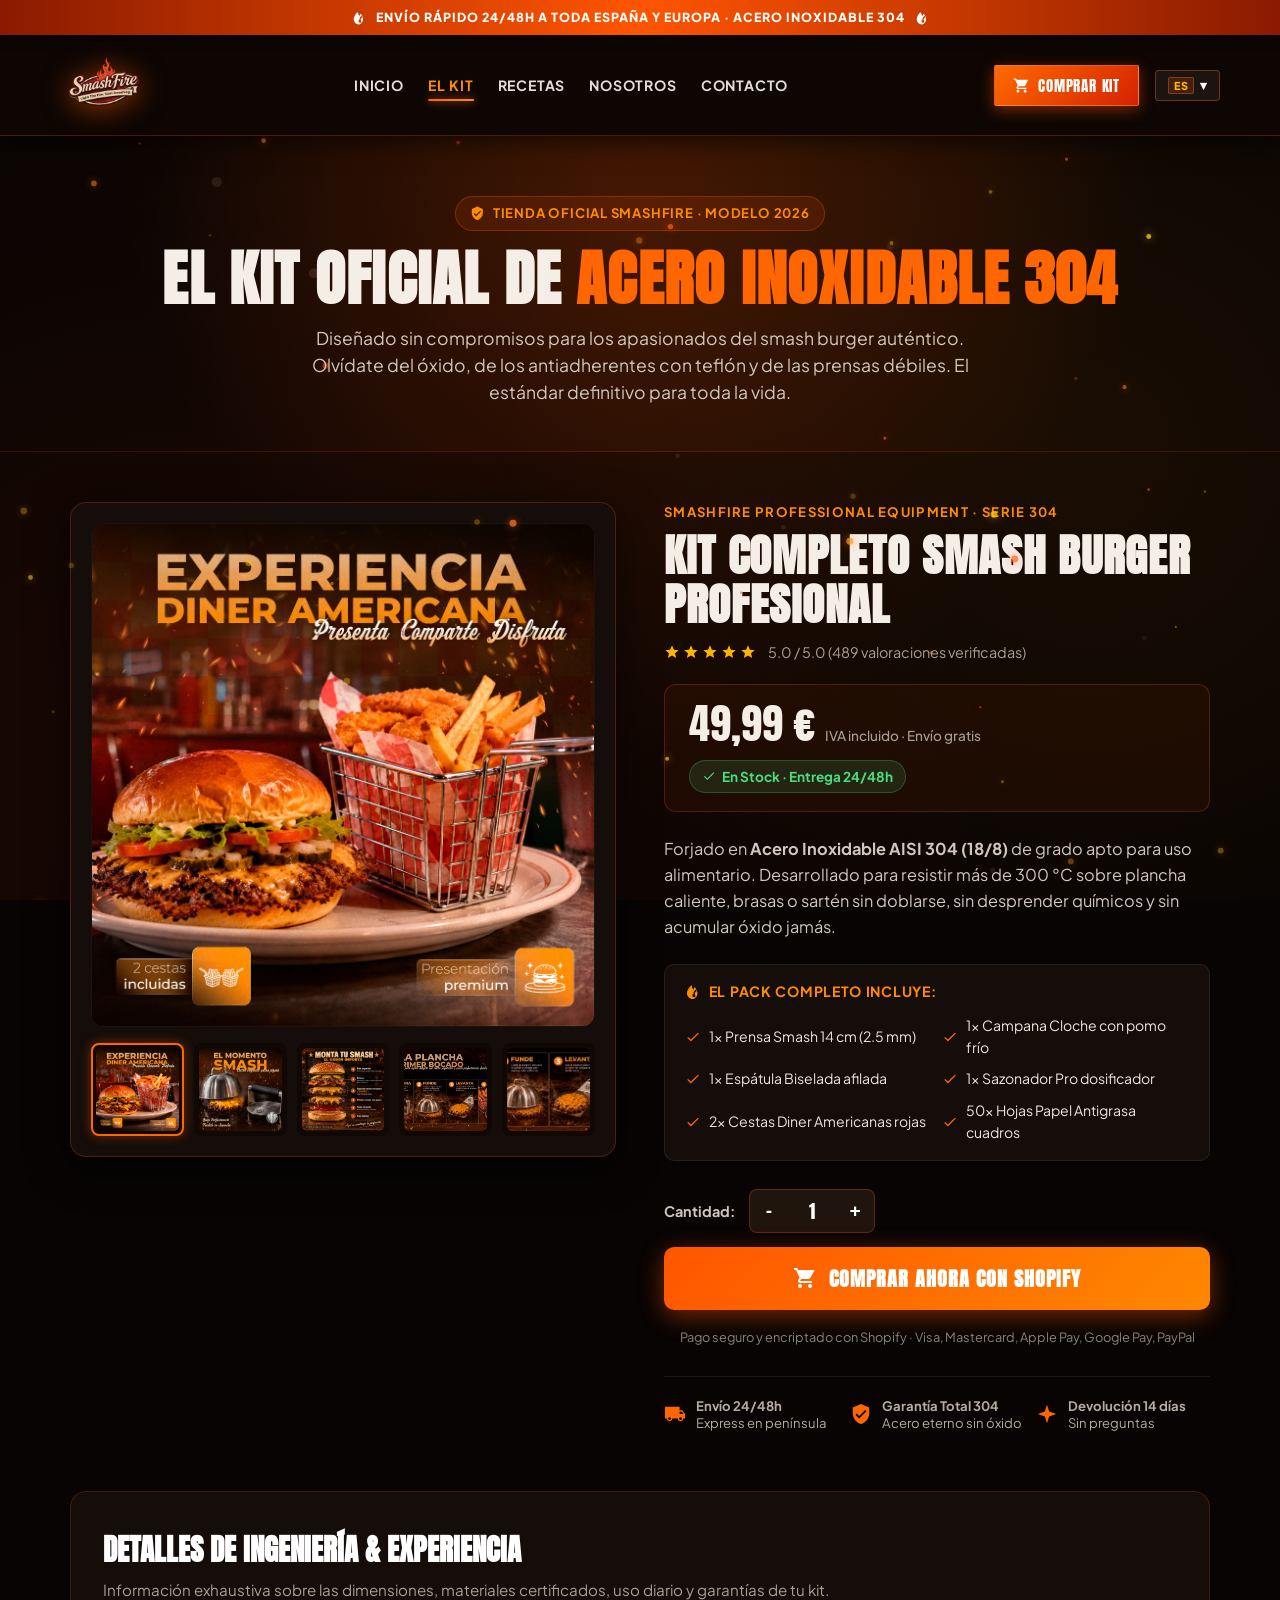
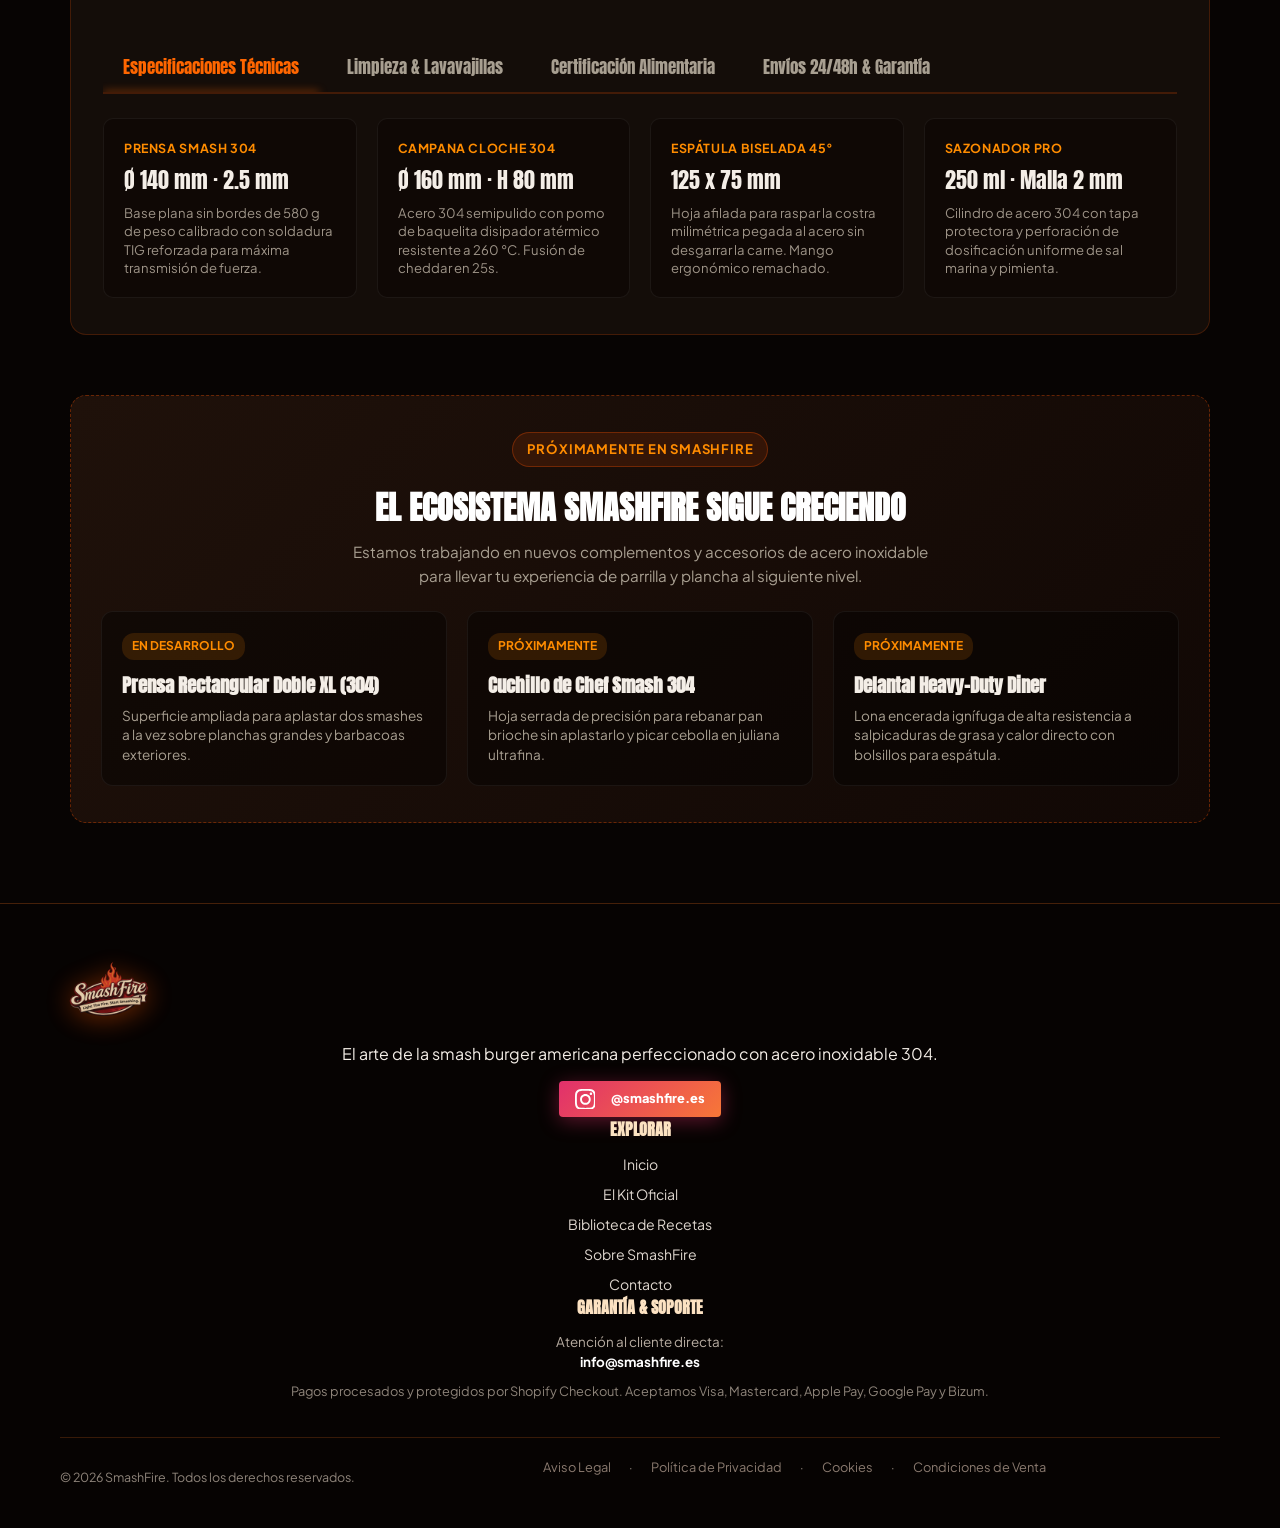
<file: tienda.html>
<!DOCTYPE html>
<html lang="es">
<head>
  <meta charset="UTF-8" />
  <meta name="viewport" content="width=device-width, initial-scale=1.0" />
  <title>Kit Oficial Smash Burger Acero Inoxidable 304 | Tienda SmashFire</title>
  <meta name="description" content="Compra el Kit Oficial Smash Burger SmashFire en Acero Inoxidable 304 apto para uso alimentario. Prensa maciza 14cm, campana cloche, espátula biselada y cestas diner. Compra segura con Shopify." />
  <link rel="canonical" href="https://smashfire.es/tienda.html" />

  <!-- Metadatos Open Graph / Facebook -->
  <meta property="og:type" content="product" />
  <meta property="og:title" content="Kit Oficial Smash Burger SmashFire 304" />
  <meta property="og:description" content="El único kit de smash burgers en acero inoxidable 304 para siempre. Sin óxido, sin teflón y con antiadherencia natural. Compra con Shopify." />
  <meta property="og:url" content="https://smashfire.es/tienda.html" />
  <meta property="og:image" content="https://smashfire.es/images/diner-presentacion.jpg" />

  <!-- Schema.org Microdatos para Producto y Oferta de Google -->
  <script type="application/ld+json">
  {
    "@context": "https://schema.org/",
    "@type": "Product",
    "name": "Kit Oficial Smash Burger SmashFire Acero Inoxidable 304",
    "image": [
      "https://smashfire.es/images/diner-presentacion.jpg",
      "https://smashfire.es/images/momento-smash.jpg",
      "https://smashfire.es/images/monta-tu-smash.jpg"
    ],
    "description": "Kit profesional completo de smash burgers fabricado íntegramente en Acero Inoxidable AISI 304 de grado apto para uso alimentario. Incluye prensa 14 cm, campana cloche, espátula biselada, sazonador, 2 cestas diner y 50 hojas de papel antigrasa.",
    "brand": {
      "@type": "Brand",
      "name": "SmashFire"
    },
    "sku": "SF-KIT-304-PRO",
    "offers": {
      "@type": "Offer",
      "url": "https://smashfire.es/tienda.html",
      "priceCurrency": "EUR",
      "price": "49.99",
      "priceValidUntil": "2027-12-31",
      "itemCondition": "https://schema.org/NewCondition",
      "availability": "https://schema.org/InStock",
      "seller": {
        "@type": "Organization",
        "name": "SmashFire"
      }
    }
  }
  </script>

  <link rel="stylesheet" href="styles.css" />
</head>
<body>

  <!-- Lienzo interactivo de chispas y brasas -->
  <canvas id="embers-canvas"></canvas>

  <!-- ====================================================================
       SISTEMA DE ICONOS VECTORIALES DE MARCA (SVG NATIVO - CERO EMOJIS)
       ==================================================================== -->
  <svg id="sf-svg-library" style="display: none;" aria-hidden="true">
    <symbol id="sf-flame" viewBox="0 0 24 24">
      <path fill="currentColor" d="M12 23c-4.97 0-9-3.95-9-8.82 0-3.91 2.51-7.79 5.86-11.45.62-.68 1.74-.25 1.76.66.07 2.45 1.13 4.29 2.5 5.25.13-.97.43-1.95.96-2.88.36-.63 1.25-.66 1.63-.04 1.74 2.8 3.29 6.22 3.29 8.46 0 4.87-4.03 8.82-7 8.82zm-1-6c0 1.66 1.34 3 3 3 .83 0 1.58-.34 2.12-.88C15.68 18.06 15 16.63 15 15c0-1.8 1.12-3.35 2.72-3.96-.34-.96-.86-1.87-1.54-2.67-1.78 1.83-3.18 3.73-3.18 5.63z"/>
    </symbol>

    <symbol id="sf-cart" viewBox="0 0 24 24">
      <path fill="currentColor" d="M17 18c-1.1 0-1.99.9-1.99 2s.89 2 1.99 2 2-.9 2-2-.9-2-2-2zM7 18c-1.1 0-1.99.9-1.99 2S5.9 22 7 22s2-.9 2-2-.9-2-2-2zm0-3l1.1-2h7.45c.75 0 1.41-.41 1.75-1.03L21.7 4H5.21l-.94-2H1v2h2l3.6 7.59-1.35 2.44C4.52 15.37 5.48 17 7 17h12v-2H7z"/>
    </symbol>

    <symbol id="sf-shield" viewBox="0 0 24 24">
      <path fill="currentColor" d="M12 1L3 5v6c0 5.55 3.84 10.74 9 12 5.16-1.26 9-6.45 9-12V5l-9-4zm-2 16l-4-4 1.41-1.41L10 14.17l6.59-6.59L18 9l-8 8z"/>
    </symbol>

    <symbol id="sf-star" viewBox="0 0 24 24">
      <path fill="currentColor" d="M12 17.27L18.18 21l-1.64-7.03L22 9.24l-7.19-.61L12 2 9.19 8.63 2 9.24l5.46 4.73L5.82 21z"/>
    </symbol>

    <symbol id="sf-check" viewBox="0 0 24 24">
      <path fill="currentColor" d="M9 16.17L4.83 12l-1.42 1.41L9 19 21 7l-1.41-1.41z"/>
    </symbol>

    <symbol id="sf-arrow-right" viewBox="0 0 24 24">
      <path fill="currentColor" d="M12 4l-1.41 1.41L16.17 11H4v2h12.17l-5.58 5.59L12 20l8-8z"/>
    </symbol>

    <symbol id="sf-instagram" viewBox="0 0 24 24">
      <path fill="currentColor" d="M12 2.163c3.204 0 3.584.012 4.85.07 3.252.148 4.771 1.691 4.919 4.919.058 1.265.069 1.645.069 4.849 0 3.205-.012 3.584-.069 4.849-.149 3.225-1.664 4.771-4.919 4.919-1.266.058-1.644.07-4.85.07-3.204 0-3.584-.012-4.849-.07-3.26-.149-4.771-1.699-4.919-4.92-.058-1.265-.07-1.644-.07-4.849 0-3.204.013-3.583.07-4.849.149-3.227 1.664-4.771 4.919-4.919 1.266-.057 1.645-.069 4.849-.069zm0-2.163c-3.259 0-3.667.014-4.947.072-4.358.2-6.78 2.618-6.98 6.98-.059 1.281-.073 1.689-.073 4.948 0 3.259.014 3.668.072 4.948.2 4.358 2.618 6.78 6.98 6.98 1.281.058 1.689.072 4.948.072 3.259 0 3.668-.014 4.948-.072 4.354-.2 6.782-2.618 6.979-6.98.059-1.28.073-1.689.073-4.948 0-3.259-.014-3.667-.072-4.947-.196-4.354-2.617-6.78-6.979-6.98-1.281-.059-1.69-.073-4.949-.073zm0 5.838c-3.403 0-6.162 2.759-6.162 6.162s2.759 6.163 6.162 6.163 6.162-2.759 6.162-6.163c0-3.403-2.759-6.162-6.162-6.162zm0 10.162c-2.209 0-4-1.79-4-4 0-2.209 1.791-4 4-4s4 1.791 4 4c0 2.21-1.791 4-4 4zm6.406-11.845c-.796 0-1.441.645-1.441 1.44s.645 1.44 1.441 1.44c.795 0 1.439-.645 1.439-1.44s-.644-1.44-1.439-1.44z"/>
    </symbol>

    <symbol id="sf-truck" viewBox="0 0 24 24">
      <path fill="currentColor" d="M20 8h-3V4H1v13h2c0 1.66 1.34 3 3 3s3-1.34 3-3h6c0 1.66 1.34 3 3 3s3-1.34 3-3h2v-5l-3-4zM6 18.5c-.83 0-1.5-.67-1.5-1.5s.67-1.5 1.5-1.5 1.5.67 1.5 1.5-.67 1.5-1.5 1.5zm13.5-9l1.96 2.5H17V9.5h2.5zm-1.5 9c-.83 0-1.5-.67-1.5-1.5s.67-1.5 1.5-1.5 1.5.67 1.5 1.5-.67 1.5-1.5 1.5z"/>
    </symbol>

    <symbol id="sf-sparkle" viewBox="0 0 24 24">
      <path fill="currentColor" d="M12 2l2.4 7.2L22 12l-7.6 2.8L12 22l-2.4-7.2L2 12l7.6-2.8L12 2z"/>
    </symbol>
  </svg>

  <!-- Barra de aviso superior -->
  <div class="top-notice-bar">
    <svg class="sf-icon"><use href="#sf-flame"></use></svg>
    <span>ENVÍO RÁPIDO 24/48H A TODA ESPAÑA Y EUROPA · ACERO INOXIDABLE 304</span>
    <svg class="sf-icon"><use href="#sf-flame"></use></svg>
  </div>

  <!-- Header Global Oficial -->
  <header>
    <div class="container">
      <div class="nav-wrapper">
        <a href="index.html" class="brand-logo" aria-label="SmashFire Home">
          <img src="images/logo.png" alt="SmashFire Logo Oficial" class="header-logo-img">
        </a>

        <!-- Menú de Navegación Principal -->
        <nav class="main-nav" id="main-nav">
          <a href="index.html" class="main-nav-link">Inicio</a>
          <a href="tienda.html" class="main-nav-link active">El Kit</a>
          <a href="recetas.html" class="main-nav-link">Recetas</a>
          <a href="nosotros.html" class="main-nav-link">Nosotros</a>
          <a href="contacto.html" class="main-nav-link">Contacto</a>
        </nav>

        <div class="header-right-group">
          <!-- Botón Compra Shopify -->
          <a href="https://tienda.smashfire.es/cart/59395325952264:1?storefront=true" class="btn-nav-buy">
            <svg class="sf-icon"><use href="#sf-cart"></use></svg>
            <span>Comprar Kit</span>
          </a>

          <!-- Selector de idiomas -->
          <div class="lang-selector-wrap">
            <button class="lang-btn" id="lang-btn" type="button" aria-expanded="false" aria-label="Seleccionar idioma">
              <span class="lang-code-pill">ES</span>
              <span class="lang-chevron">▾</span>
            </button>
            <ul class="lang-menu" id="lang-menu">
              <li><button class="active" onclick="switchLanguage('es')"><span class="lang-code-pill">ES</span> Español</button></li>
              <li><button onclick="switchLanguage('pt')"><span class="lang-code-pill">PT</span> Português (Em breve)</button></li>
              <li><button onclick="switchLanguage('en')"><span class="lang-code-pill">EN</span> English (Coming soon)</button></li>
            </ul>
          </div>

          <!-- Botón Menú Móvil -->
          <button type="button" class="mobile-menu-btn" id="mobile-menu-toggle" aria-label="Abrir menú de navegación">
            <svg width="22" height="22" viewBox="0 0 24 24" fill="currentColor">
              <path d="M3 18h18v-2H3v2zm0-5h18v-2H3v2zm0-7v2h18V6H3z"/>
            </svg>
          </button>
        </div>
      </div>
    </div>
  </header>

  <main>
    <!-- Header Hero de la Tienda -->
    <section class="page-hero-banner">
      <div class="container">
        <div class="page-hero-badge">
          <svg class="sf-icon"><use href="#sf-shield"></use></svg>
          <span>TIENDA OFICIAL SMASHFIRE · MODELO 2026</span>
        </div>
        <h1 class="page-hero-title">
          EL KIT OFICIAL DE <span class="text-fire">ACERO INOXIDABLE 304</span>
        </h1>
        <p class="page-hero-lead">
          Diseñado sin compromisos para los apasionados del smash burger auténtico. Olvídate del óxido, de los antiadherentes con teflón y de las prensas débiles. El estándar definitivo para toda la vida.
        </p>
      </div>
    </section>

    <!-- Ficha de Producto y Galería -->
    <section class="product-showcase-section" id="comprar">
      <div class="product-detail-layout">
        
        <!-- Galería de Fotos Interactiva -->
        <div class="product-gallery-box">
          <div class="product-main-view">
            <img id="main-product-img" src="images/diner-presentacion.jpg" alt="Kit Oficial SmashFire 304 Presentación Completa" />
          </div>
          <div class="product-thumbnails-strip">
            <button type="button" class="product-thumb-btn active" onclick="changeProductImage(this, 'images/diner-presentacion.jpg', 'Presentación Completa Kit SmashFire 304')">
              <img src="images/diner-presentacion.jpg" alt="Miniatura Kit SmashFire" />
            </button>
            <button type="button" class="product-thumb-btn" onclick="changeProductImage(this, 'images/momento-smash.jpg', 'Acción de Smash con Prensa 304')">
              <img src="images/momento-smash.jpg" alt="Miniatura Prensa en Acción" />
            </button>
            <button type="button" class="product-thumb-btn" onclick="changeProductImage(this, 'images/monta-tu-smash.jpg', 'Montaje Burger Doble con Queso Fundido')">
              <img src="images/monta-tu-smash.jpg" alt="Miniatura Montaje Burger" />
            </button>
            <button type="button" class="product-thumb-btn" onclick="changeProductImage(this, 'images/banner-pasos.jpg', 'Detalle de Componentes y Cloche')">
              <img src="images/banner-pasos.jpg" alt="Miniatura Componentes" />
            </button>
            <button type="button" class="product-thumb-btn" onclick="changeProductImage(this, 'images/banner-smash-4pasos.jpg', 'El Ritual Smash en 4 Pasos')">
              <img src="images/banner-smash-4pasos.jpg" alt="Miniatura 4 Pasos" />
            </button>
          </div>
        </div>

        <!-- Columna de Información y Compra Shopify -->
        <div class="product-info-column">
          <span class="product-brand-tag">SMASHFIRE PROFESSIONAL EQUIPMENT · SERIE 304</span>
          <h2 class="product-headline">KIT COMPLETO SMASH BURGER PROFESIONAL</h2>

          <div class="product-rating-row">
            <div class="product-stars">
              <svg class="sf-icon" style="width: 16px; height: 16px;"><use href="#sf-star"></use></svg>
              <svg class="sf-icon" style="width: 16px; height: 16px;"><use href="#sf-star"></use></svg>
              <svg class="sf-icon" style="width: 16px; height: 16px;"><use href="#sf-star"></use></svg>
              <svg class="sf-icon" style="width: 16px; height: 16px;"><use href="#sf-star"></use></svg>
              <svg class="sf-icon" style="width: 16px; height: 16px;"><use href="#sf-star"></use></svg>
            </div>
            <span class="product-reviews-count">5.0 / 5.0 (489 valoraciones verificadas)</span>
          </div>

          <!-- Bloque de Precio y Stock -->
          <div class="product-pricing-card">
            <div class="price-main-display">
              <span class="price-current">49,99 €</span>
              <span class="price-iva-tag">IVA incluido · Envío gratis</span>
            </div>
            <span class="price-stock-status">
              <svg class="sf-icon" style="width: 14px; height: 14px;"><use href="#sf-check"></use></svg>
              En Stock · Entrega 24/48h
            </span>
          </div>

          <p class="product-summary-desc">
            Forjado en <strong>Acero Inoxidable AISI 304 (18/8)</strong> de grado apto para uso alimentario. Desarrollado para resistir más de 300 °C sobre plancha caliente, brasas o sartén sin doblarse, sin desprender químicos y sin acumular óxido jamás.
          </p>

          <!-- Qué incluye el kit -->
          <div class="product-includes-mini">
            <div class="product-includes-mini-title">
              <svg class="sf-icon"><use href="#sf-flame"></use></svg>
              <span>El Pack Completo Incluye:</span>
            </div>
            <ul class="product-includes-list">
              <li><svg class="sf-icon"><use href="#sf-check"></use></svg> 1x Prensa Smash 14 cm (2.5 mm)</li>
              <li><svg class="sf-icon"><use href="#sf-check"></use></svg> 1x Campana Cloche con pomo frío</li>
              <li><svg class="sf-icon"><use href="#sf-check"></use></svg> 1x Espátula Biselada afilada</li>
              <li><svg class="sf-icon"><use href="#sf-check"></use></svg> 1x Sazonador Pro dosificador</li>
              <li><svg class="sf-icon"><use href="#sf-check"></use></svg> 2x Cestas Diner Americanas rojas</li>
              <li><svg class="sf-icon"><use href="#sf-check"></use></svg> 50x Hojas Papel Antigrasa cuadros</li>
            </ul>
          </div>

          <!-- Acciones de Compra Conectadas a Shopify -->
          <div class="product-cta-group">
            <div class="product-qty-row">
              <span style="font-size: 0.9rem; font-weight: 700; color: #d1c7bd;">Cantidad:</span>
              <div class="qty-selector-box">
                <button type="button" class="qty-btn" onclick="updateQuantity(-1)">-</button>
                <input type="text" id="product-qty-input" class="qty-input" value="1" readonly />
                <button type="button" class="qty-btn" onclick="updateQuantity(1)">+</button>
              </div>
            </div>

            <!-- Botón de compra conectado a Shopify -->
            <a href="https://tienda.smashfire.es/cart/59395325952264:1?storefront=true" class="btn-shopify-checkout" id="btn-comprar-shopify">
              <svg class="sf-icon" style="width: 24px; height: 24px;"><use href="#sf-cart"></use></svg>
              <span>Comprar Ahora con Shopify</span>
            </a>

            <div class="shopify-payment-icons">
              <span>Pago seguro y encriptado con Shopify · Visa, Mastercard, Apple Pay, Google Pay, PayPal</span>
            </div>
          </div>

          <!-- Badges de confianza -->
          <div class="trust-badges-grid">
            <div class="trust-badge-item">
              <svg class="sf-icon" style="width: 22px; height: 22px;"><use href="#sf-truck"></use></svg>
              <div><strong>Envío 24/48h</strong><br>Express en península</div>
            </div>
            <div class="trust-badge-item">
              <svg class="sf-icon" style="width: 22px; height: 22px;"><use href="#sf-shield"></use></svg>
              <div><strong>Garantía Total 304</strong><br>Acero eterno sin óxido</div>
            </div>
            <div class="trust-badge-item">
              <svg class="sf-icon" style="width: 22px; height: 22px;"><use href="#sf-sparkle"></use></svg>
              <div><strong>Devolución 14 días</strong><br>Sin preguntas</div>
            </div>
          </div>

        </div>
      </div>

      <!-- Ficha Técnica Expandida con Pestañas Interactivas -->
      <div class="product-specs-section">
        <h3 style="font-family: var(--font-heading); font-size: 1.8rem; color: #fff; text-transform: uppercase;">
          DETALLES DE INGENIERÍA & EXPERIENCIA
        </h3>
        <p style="color: #a89f91; font-size: 0.95rem; margin-top: 6px;">
          Información exhaustiva sobre las dimensiones, materiales certificados, uso diario y garantías de tu kit.
        </p>

        <div class="product-tabs-wrapper">
          <div class="product-tab-buttons">
            <button type="button" class="product-tab-btn active" onclick="switchProductTab('tab-specs', this)">Especificaciones Técnicas</button>
            <button type="button" class="product-tab-btn" onclick="switchProductTab('tab-cuidados', this)">Limpieza & Lavavajillas</button>
            <button type="button" class="product-tab-btn" onclick="switchProductTab('tab-seguridad', this)">Certificación Alimentaria</button>
            <button type="button" class="product-tab-btn" onclick="switchProductTab('tab-envios', this)">Envíos 24/48h & Garantía</button>
          </div>

          <!-- Panel 1: Especificaciones -->
          <div class="product-tab-content-panel active" id="tab-specs">
            <div class="specs-grid-4col">
              <div class="spec-data-card">
                <div class="spec-data-label">Prensa Smash 304</div>
                <div class="spec-data-value">Ø 140 mm · 2.5 mm</div>
                <div class="spec-data-detail">Base plana sin bordes de 580 g de peso calibrado con soldadura TIG reforzada para máxima transmisión de fuerza.</div>
              </div>
              <div class="spec-data-card">
                <div class="spec-data-label">Campana Cloche 304</div>
                <div class="spec-data-value">Ø 160 mm · H 80 mm</div>
                <div class="spec-data-detail">Acero 304 semipulido con pomo de baquelita disipador atérmico resistente a 260 °C. Fusión de cheddar en 25s.</div>
              </div>
              <div class="spec-data-card">
                <div class="spec-data-label">Espátula Biselada 45°</div>
                <div class="spec-data-value">125 x 75 mm</div>
                <div class="spec-data-detail">Hoja afilada para raspar la costra milimétrica pegada al acero sin desgarrar la carne. Mango ergonómico remachado.</div>
              </div>
              <div class="spec-data-card">
                <div class="spec-data-label">Sazonador Pro</div>
                <div class="spec-data-value">250 ml · Malla 2 mm</div>
                <div class="spec-data-detail">Cilindro de acero 304 con tapa protectora y perforación de dosificación uniforme de sal marina y pimienta.</div>
              </div>
            </div>
          </div>

          <!-- Panel 2: Cuidados -->
          <div class="product-tab-content-panel" id="tab-cuidados">
            <div style="background: #0f0805; padding: 24px; border-radius: 10px; border: 1px solid rgba(255, 255, 255, 0.06); line-height: 1.6; color: #d6cdc2;">
              <h4 style="font-family: var(--font-heading); font-size: 1.25rem; color: var(--fire-amber); margin-bottom: 10px;">
                CERO ÓXIDO Y APTO PARA LAVAVAJILLAS
              </h4>
              <p style="margin-bottom: 12px;">
                A diferencia de los utensilios convencionales de hierro fundido, el Acero Inoxidable 304 <strong>no requiere curado previo con aceite en el horno ni precauciones extremas de secado</strong>.
              </p>
              <ul style="padding-left: 20px; font-size: 0.92rem; color: #b5aba0;">
                <li>Puedes meter la prensa, campana, espátula y sazonador directamente al lavavajillas tras cada barbacoa.</li>
                <li>Si quedan restos caramelizados adheridos, un simple remojo en agua caliente o estropajo los retira en segundos sin rayar ni estropear la superficie.</li>
                <li>Guárdalas en cualquier cajón sin miedo a que aparezcan manchas anaranjadas de corrosión.</li>
              </ul>
            </div>
          </div>

          <!-- Panel 3: Seguridad Alimentaria -->
          <div class="product-tab-content-panel" id="tab-seguridad">
            <div style="background: #0f0805; padding: 24px; border-radius: 10px; border: 1px solid rgba(255, 255, 255, 0.06); line-height: 1.6; color: #d6cdc2;">
              <h4 style="font-family: var(--font-heading); font-size: 1.25rem; color: var(--fire-amber); margin-bottom: 10px;">
                CUMPLIMIENTO DE NORMATIVA EUROPEA CE 1935/2004
              </h4>
              <p style="margin-bottom: 12px;">
                El acero austenítico 18/8 (AISI 304) es el estándar de oro en la industria médica y en las cocinas de alta gastronomía mundial por ser un material <strong>totalmente inerte</strong>.
              </p>
              <ul style="padding-left: 20px; font-size: 0.92rem; color: #b5aba0;">
                <li>No contiene teflón, PFAS, PFOA, plomo ni cadmio.</li>
                <li>No desprende partículas tóxicas ni gases nocivos cuando se expone a fuegos de 300 °C.</li>
                <li>No altera el sabor, olor ni color de los alimentos y resiste la acidez de mostazas, kétchup y salmueras.</li>
              </ul>
            </div>
          </div>

          <!-- Panel 4: Envíos y Garantía -->
          <div class="product-tab-content-panel" id="tab-envios">
            <div style="background: #0f0805; padding: 24px; border-radius: 10px; border: 1px solid rgba(255, 255, 255, 0.06); line-height: 1.6; color: #d6cdc2;">
              <h4 style="font-family: var(--font-heading); font-size: 1.25rem; color: var(--fire-amber); margin-bottom: 10px;">
                ENVÍO URGENTE 24/48H Y GARANTÍA VITALICIA
              </h4>
              <ul style="padding-left: 20px; font-size: 0.92rem; color: #b5aba0;">
                <li><strong>Plazo de entrega:</strong> 24 a 48 horas laborables en España peninsular con número de seguimiento por mensajería express.</li>
                <li><strong>Empaquetado seguro:</strong> Cada pieza viene protegida en su embalaje original serigrafiado con la tarjeta física que da acceso a la guía postcompra en QR.</li>
                <li><strong>Derecho de desistimiento:</strong> 14 días naturales para devolución si el producto no ha sido utilizado.</li>
                <li><strong>Garantía Vitalicia 304:</strong> Garantizamos de por vida la resistencia a la oxidación y rotura estructural de las piezas de acero 304 bajo uso culinario normal.</li>
              </ul>
            </div>
          </div>
        </div>
      </div>

      <!-- Próximos Lanzamientos y Accesorios -->
      <div class="upcoming-products-banner">
        <span class="page-hero-badge">PRÓXIMAMENTE EN SMASHFIRE</span>
        <h3 style="font-family: var(--font-heading); font-size: 2rem; color: #fff; text-transform: uppercase;">
          EL ECOSISTEMA SMASHFIRE SIGUE CRECIENDO
        </h3>
        <p style="color: #a89f91; font-size: 0.95rem; max-width: 600px; margin: 8px auto 0;">
          Estamos trabajando en nuevos complementos y accesorios de acero inoxidable para llevar tu experiencia de parrilla y plancha al siguiente nivel.
        </p>

        <div class="upcoming-products-grid">
          <div class="upcoming-product-card">
            <span class="upcoming-badge">En Desarrollo</span>
            <h4 class="upcoming-card-title">Prensa Rectangular Doble XL (304)</h4>
            <p class="upcoming-card-desc">Superficie ampliada para aplastar dos smashes a la vez sobre planchas grandes y barbacoas exteriores.</p>
          </div>

          <div class="upcoming-product-card">
            <span class="upcoming-badge">Próximamente</span>
            <h4 class="upcoming-card-title">Cuchillo de Chef Smash 304</h4>
            <p class="upcoming-card-desc">Hoja serrada de precisión para rebanar pan brioche sin aplastarlo y picar cebolla en juliana ultrafina.</p>
          </div>

          <div class="upcoming-product-card">
            <span class="upcoming-badge">Próximamente</span>
            <h4 class="upcoming-card-title">Delantal Heavy-Duty Diner</h4>
            <p class="upcoming-card-desc">Lona encerada ignífuga de alta resistencia a salpicaduras de grasa y calor directo con bolsillos para espátula.</p>
          </div>
        </div>
      </div>

    </section>
  </main>

  <!-- ====================================================================
       FOOTER GLOBAL OFICIAL & LEGALES
       ==================================================================== -->
  <footer>
    <div class="container">
      <div class="footer-inner">
        <div class="footer-brand">
          <img src="images/logo.png" alt="SmashFire Logo Oficial" class="footer-logo-img">
          <p class="footer-tagline">
            El arte de la smash burger americana perfeccionado con acero inoxidable 304.
          </p>
          <div style="margin-top: 14px;">
            <a href="https://instagram.com" target="_blank" rel="noopener noreferrer" class="insta-cta-btn" style="padding: 8px 16px; font-size: 0.8rem; display: inline-flex;">
              <svg class="sf-icon"><use href="#sf-instagram"></use></svg>
              <span>@smashfire.es</span>
            </a>
          </div>
        </div>

        <div class="footer-nav-col">
          <h4 style="font-family: 'Anton', sans-serif; color: var(--gold-light); text-transform: uppercase; margin-bottom: 12px;">Explorar</h4>
          <ul style="list-style: none; display: flex; flex-direction: column; gap: 8px; font-size: 0.88rem;">
            <li><a href="index.html" style="color: #ded6ce; text-decoration: none;">Inicio</a></li>
            <li><a href="tienda.html" style="color: #ded6ce; text-decoration: none;">El Kit Oficial</a></li>
            <li><a href="recetas.html" style="color: #ded6ce; text-decoration: none;">Biblioteca de Recetas</a></li>
            <li><a href="nosotros.html" style="color: #ded6ce; text-decoration: none;">Sobre SmashFire</a></li>
            <li><a href="contacto.html" style="color: #ded6ce; text-decoration: none;">Contacto</a></li>
          </ul>
        </div>

        <div class="footer-nav-col">
          <h4 style="font-family: 'Anton', sans-serif; color: var(--gold-light); text-transform: uppercase; margin-bottom: 12px;">Garantía & Soporte</h4>
          <p style="font-size: 0.84rem; color: #b8ada2; line-height: 1.5; margin-bottom: 10px;">
            Atención al cliente directa:<br>
            <strong style="color: #fff;">info@smashfire.es</strong>
          </p>
          <p style="font-size: 0.8rem; color: #8e847a;">
            Pagos procesados y protegidos por Shopify Checkout. Aceptamos Visa, Mastercard, Apple Pay, Google Pay y Bizum.
          </p>
        </div>
      </div>

      <div class="footer-legal-bar" style="margin-top: 35px; padding-top: 20px; border-top: 1px solid rgba(255, 120, 30, 0.2); display: flex; justify-content: space-between; align-items: center; flex-wrap: wrap; gap: 14px; font-size: 0.78rem; color: #8e847a;">
        <div>
          &copy; 2026 SmashFire. Todos los derechos reservados.
        </div>
        <div class="footer-links">
          <a href="legal/aviso-legal.html">Aviso Legal</a>
          <span>·</span>
          <a href="legal/privacidad.html">Política de Privacidad</a>
          <span>·</span>
          <a href="legal/cookies.html">Cookies</a>
          <span>·</span>
          <a href="legal/condiciones-venta.html">Condiciones de Venta</a>
        </div>
      </div>
    </div>
  </footer>

  <script src="script.js"></script>
</body>
</html>
</file>
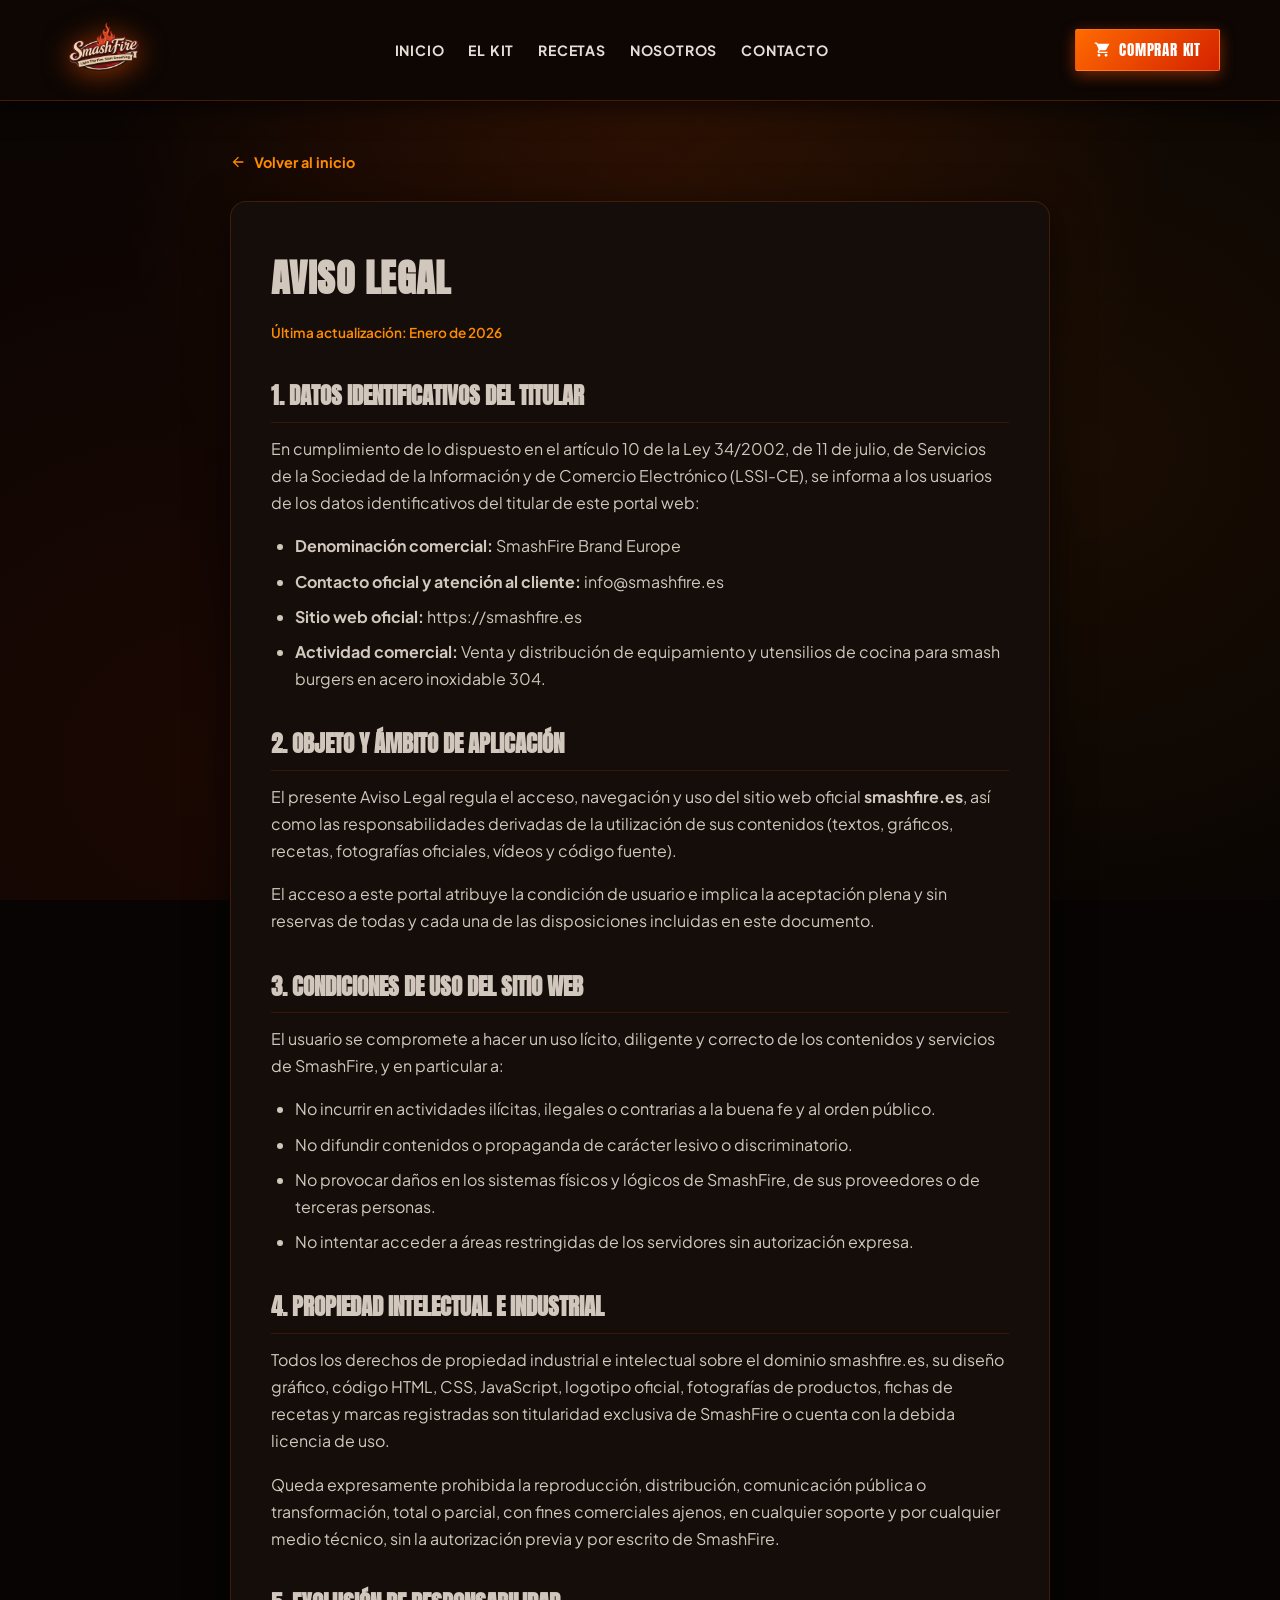
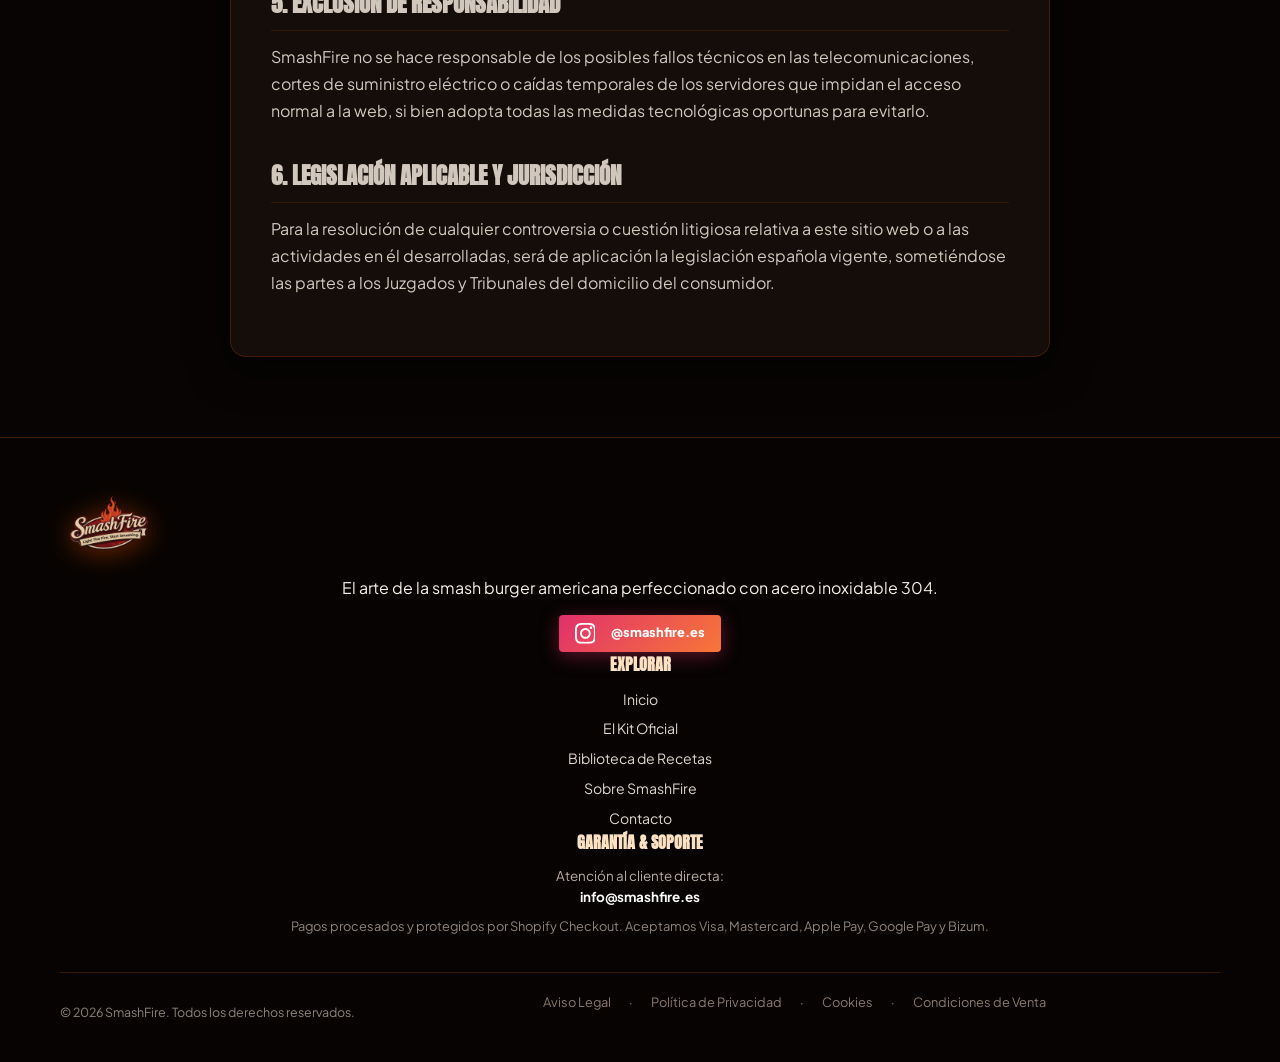
<file: legal/aviso-legal.html>
<!DOCTYPE html>
<html lang="es">
<head>
  <meta charset="UTF-8" />
  <meta name="viewport" content="width=device-width, initial-scale=1.0" />
  <title>Aviso Legal | SmashFire</title>
  <meta name="description" content="Información legal, titularidad del sitio web y condiciones de uso de SmashFire." />
  <link rel="canonical" href="https://smashfire.es/legal/aviso-legal.html" />
  <meta name="robots" content="index, follow" />

  <link rel="preconnect" href="https://fonts.googleapis.com">
  <link rel="preconnect" href="https://fonts.gstatic.com" crossorigin>
  <link href="https://fonts.googleapis.com/css2?family=Anton&family=Plus+Jakarta+Sans:wght@300;400;500;600;700;800&family=Yellowtail&display=swap" rel="stylesheet">

  <link rel="stylesheet" href="../styles.css" />
</head>
<body>

  <svg id="sf-svg-library" style="display: none;" aria-hidden="true">
    <symbol id="sf-flame" viewBox="0 0 24 24">
      <path fill="currentColor" d="M12 23c-4.97 0-9-3.95-9-8.82 0-3.91 2.51-7.79 5.86-11.45.62-.68 1.74-.25 1.76.66.07 2.45 1.13 4.29 2.5 5.25.13-.97.43-1.95.96-2.88.36-.63 1.25-.66 1.63-.04 1.74 2.8 3.29 6.22 3.29 8.46 0 4.87-4.03 8.82-7 8.82zm-1-6c0 1.66 1.34 3 3 3 .83 0 1.58-.34 2.12-.88C15.68 18.06 15 16.63 15 15c0-1.8 1.12-3.35 2.72-3.96-.34-.96-.86-1.87-1.54-2.67-1.78 1.83-3.18 3.73-3.18 5.63z"/>
    </symbol>
    <symbol id="sf-cart" viewBox="0 0 24 24">
      <path fill="currentColor" d="M17 18c-1.1 0-1.99.9-1.99 2s.89 2 1.99 2 2-.9 2-2-.9-2-2-2zM7 18c-1.1 0-1.99.9-1.99 2S5.9 22 7 22s2-.9 2-2-.9-2-2-2zm0-3l1.1-2h7.45c.75 0 1.41-.41 1.75-1.03L21.7 4H5.21l-.94-2H1v2h2l3.6 7.59-1.35 2.44C4.52 15.37 5.48 17 7 17h12v-2H7z"/>
    </symbol>
    <symbol id="sf-instagram" viewBox="0 0 24 24">
      <path fill="currentColor" d="M12 2.163c3.204 0 3.584.012 4.85.07 3.252.148 4.771 1.691 4.919 4.919.058 1.265.069 1.645.069 4.849 0 3.205-.012 3.584-.069 4.849-.149 3.225-1.664 4.771-4.919 4.919-1.266.058-1.644.07-4.85.07-3.204 0-3.584-.012-4.849-.07-3.26-.149-4.771-1.699-4.919-4.92-.058-1.265-.07-1.644-.07-4.849 0-3.204.013-3.583.07-4.849.149-3.227 1.664-4.771 4.919-4.919 1.266-.057 1.645-.069 4.849-.069zm0-2.163c-3.259 0-3.667.014-4.947.072-4.358.2-6.78 2.618-6.98 6.98-.059 1.281-.073 1.689-.073 4.948 0 3.259.014 3.668.072 4.948.2 4.358 2.618 6.78 6.98 6.98 1.281.058 1.689.072 4.948.072 3.259 0 3.668-.014 4.948-.072 4.354-.2 6.782-2.618 6.979-6.98.059-1.28.073-1.689.073-4.948 0-3.259-.014-3.667-.072-4.947-.196-4.354-2.617-6.78-6.979-6.98-1.281-.059-1.69-.073-4.949-.073zm0 5.838c-3.403 0-6.162 2.759-6.162 6.162s2.759 6.163 6.162 6.163 6.162-2.759 6.162-6.163c0-3.403-2.759-6.162-6.162-6.162zm0 10.162c-2.209 0-4-1.79-4-4 0-2.209 1.791-4 4-4s4 1.791 4 4c0 2.21-1.791 4-4 4zm6.406-11.845c-.796 0-1.441.645-1.441 1.44s.645 1.44 1.441 1.44c.795 0 1.439-.645 1.439-1.44s-.644-1.44-1.439-1.44z"/>
    </symbol>
    <symbol id="sf-arrow-left" viewBox="0 0 24 24">
      <path fill="currentColor" d="M20 11H7.83l5.59-5.59L12 4l-8 8 8 8 1.41-1.41L7.83 13H20v-2z"/>
    </symbol>
  </svg>

  <header>
    <div class="container">
      <div class="nav-wrapper">
        <a href="../index.html" class="brand-logo" aria-label="SmashFire Home">
          <img src="../images/logo.png" alt="SmashFire Logo Oficial" class="header-logo-img">
        </a>

        <nav class="main-nav" id="main-nav">
          <a href="../index.html" class="main-nav-link">Inicio</a>
          <a href="../tienda.html" class="main-nav-link">El Kit</a>
          <a href="../recetas.html" class="main-nav-link">Recetas</a>
          <a href="../nosotros.html" class="main-nav-link">Nosotros</a>
          <a href="../contacto.html" class="main-nav-link">Contacto</a>
        </nav>

        <div class="header-right-group">
          <a href="../tienda.html" class="btn-nav-buy">
            <svg class="sf-icon"><use href="#sf-cart"></use></svg>
            <span>Comprar Kit</span>
          </a>

          <button type="button" class="mobile-menu-btn" id="mobile-menu-toggle" aria-label="Abrir menú de navegación">
            <svg width="22" height="22" viewBox="0 0 24 24" fill="currentColor">
              <path d="M3 18h18v-2H3v2zm0-5h18v-2H3v2zm0-7v2h18V6H3z"/>
            </svg>
          </button>
        </div>
      </div>
    </div>
  </header>

  <main>
    <div class="legal-page-container">
      <div style="margin-bottom: 24px;">
        <a href="../index.html" style="display: inline-flex; align-items: center; gap: 8px; color: var(--fire-amber); text-decoration: none; font-size: 0.9rem; font-weight: 700;">
          <svg class="sf-icon" style="width: 16px; height: 16px;"><use href="#sf-arrow-left"></use></svg>
          <span>Volver al inicio</span>
        </a>
      </div>

      <article class="legal-document-card">

        <h1>AVISO LEGAL</h1>
        <span class="legal-updated">Última actualización: Enero de 2026</span>

        <h2>1. DATOS IDENTIFICATIVOS DEL TITULAR</h2>
        <p>En cumplimiento de lo dispuesto en el artículo 10 de la Ley 34/2002, de 11 de julio, de Servicios de la Sociedad de la Información y de Comercio Electrónico (LSSI-CE), se informa a los usuarios de los datos identificativos del titular de este portal web:</p>
        <ul>
          <li><strong>Denominación comercial:</strong> SmashFire Brand Europe</li>
          <li><strong>Contacto oficial y atención al cliente:</strong> info@smashfire.es</li>
          <li><strong>Sitio web oficial:</strong> https://smashfire.es</li>
          <li><strong>Actividad comercial:</strong> Venta y distribución de equipamiento y utensilios de cocina para smash burgers en acero inoxidable 304.</li>
        </ul>

        <h2>2. OBJETO Y ÁMBITO DE APLICACIÓN</h2>
        <p>El presente Aviso Legal regula el acceso, navegación y uso del sitio web oficial <strong>smashfire.es</strong>, así como las responsabilidades derivadas de la utilización de sus contenidos (textos, gráficos, recetas, fotografías oficiales, vídeos y código fuente).</p>
        <p>El acceso a este portal atribuye la condición de usuario e implica la aceptación plena y sin reservas de todas y cada una de las disposiciones incluidas en este documento.</p>

        <h2>3. CONDICIONES DE USO DEL SITIO WEB</h2>
        <p>El usuario se compromete a hacer un uso lícito, diligente y correcto de los contenidos y servicios de SmashFire, y en particular a:</p>
        <ul>
          <li>No incurrir en actividades ilícitas, ilegales o contrarias a la buena fe y al orden público.</li>
          <li>No difundir contenidos o propaganda de carácter lesivo o discriminatorio.</li>
          <li>No provocar daños en los sistemas físicos y lógicos de SmashFire, de sus proveedores o de terceras personas.</li>
          <li>No intentar acceder a áreas restringidas de los servidores sin autorización expresa.</li>
        </ul>

        <h2>4. PROPIEDAD INTELECTUAL E INDUSTRIAL</h2>
        <p>Todos los derechos de propiedad industrial e intelectual sobre el dominio smashfire.es, su diseño gráfico, código HTML, CSS, JavaScript, logotipo oficial, fotografías de productos, fichas de recetas y marcas registradas son titularidad exclusiva de SmashFire o cuenta con la debida licencia de uso.</p>
        <p>Queda expresamente prohibida la reproducción, distribución, comunicación pública o transformación, total o parcial, con fines comerciales ajenos, en cualquier soporte y por cualquier medio técnico, sin la autorización previa y por escrito de SmashFire.</p>

        <h2>5. EXCLUSIÓN DE RESPONSABILIDAD</h2>
        <p>SmashFire no se hace responsable de los posibles fallos técnicos en las telecomunicaciones, cortes de suministro eléctrico o caídas temporales de los servidores que impidan el acceso normal a la web, si bien adopta todas las medidas tecnológicas oportunas para evitarlo.</p>

        <h2>6. LEGISLACIÓN APLICABLE Y JURISDICCIÓN</h2>
        <p>Para la resolución de cualquier controversia o cuestión litigiosa relativa a este sitio web o a las actividades en él desarrolladas, será de aplicación la legislación española vigente, sometiéndose las partes a los Juzgados y Tribunales del domicilio del consumidor.</p>

      </article>
    </div>
  </main>

  <footer>
    <div class="container">
      <div class="footer-inner">
        <div class="footer-brand">
          <img src="../images/logo.png" alt="SmashFire Logo Oficial" class="footer-logo-img">
          <p class="footer-tagline">
            El arte de la smash burger americana perfeccionado con acero inoxidable 304.
          </p>
          <div style="margin-top: 14px;">
            <a href="https://instagram.com" target="_blank" rel="noopener noreferrer" class="insta-cta-btn" style="padding: 8px 16px; font-size: 0.8rem; display: inline-flex;">
              <svg class="sf-icon"><use href="#sf-instagram"></use></svg>
              <span>@smashfire.es</span>
            </a>
          </div>
        </div>

        <div class="footer-nav-col">
          <h4 style="font-family: 'Anton', sans-serif; color: var(--gold-light); text-transform: uppercase; margin-bottom: 12px;">Explorar</h4>
          <ul style="list-style: none; display: flex; flex-direction: column; gap: 8px; font-size: 0.88rem;">
            <li><a href="../index.html" style="color: #ded6ce; text-decoration: none;">Inicio</a></li>
            <li><a href="../tienda.html" style="color: #ded6ce; text-decoration: none;">El Kit Oficial</a></li>
            <li><a href="../recetas.html" style="color: #ded6ce; text-decoration: none;">Biblioteca de Recetas</a></li>
            <li><a href="../nosotros.html" style="color: #ded6ce; text-decoration: none;">Sobre SmashFire</a></li>
            <li><a href="../contacto.html" style="color: #ded6ce; text-decoration: none;">Contacto</a></li>
          </ul>
        </div>

        <div class="footer-nav-col">
          <h4 style="font-family: 'Anton', sans-serif; color: var(--gold-light); text-transform: uppercase; margin-bottom: 12px;">Garantía & Soporte</h4>
          <p style="font-size: 0.84rem; color: #b8ada2; line-height: 1.5; margin-bottom: 10px;">
            Atención al cliente directa:<br>
            <strong style="color: #fff;">info@smashfire.es</strong>
          </p>
          <p style="font-size: 0.8rem; color: #8e847a;">
            Pagos procesados y protegidos por Shopify Checkout. Aceptamos Visa, Mastercard, Apple Pay, Google Pay y Bizum.
          </p>
        </div>
      </div>

      <div class="footer-legal-bar" style="margin-top: 35px; padding-top: 20px; border-top: 1px solid rgba(255, 120, 30, 0.2); display: flex; justify-content: space-between; align-items: center; flex-wrap: wrap; gap: 14px; font-size: 0.78rem; color: #8e847a;">
        <div>
          &copy; 2026 SmashFire. Todos los derechos reservados.
        </div>
        <div class="footer-links">
          <a href="aviso-legal.html">Aviso Legal</a>
          <span>·</span>
          <a href="privacidad.html">Política de Privacidad</a>
          <span>·</span>
          <a href="cookies.html">Cookies</a>
          <span>·</span>
          <a href="condiciones-venta.html">Condiciones de Venta</a>
        </div>
      </div>
    </div>
  </footer>

  <script src="../script.js"></script>
</body>
</html>
</file>
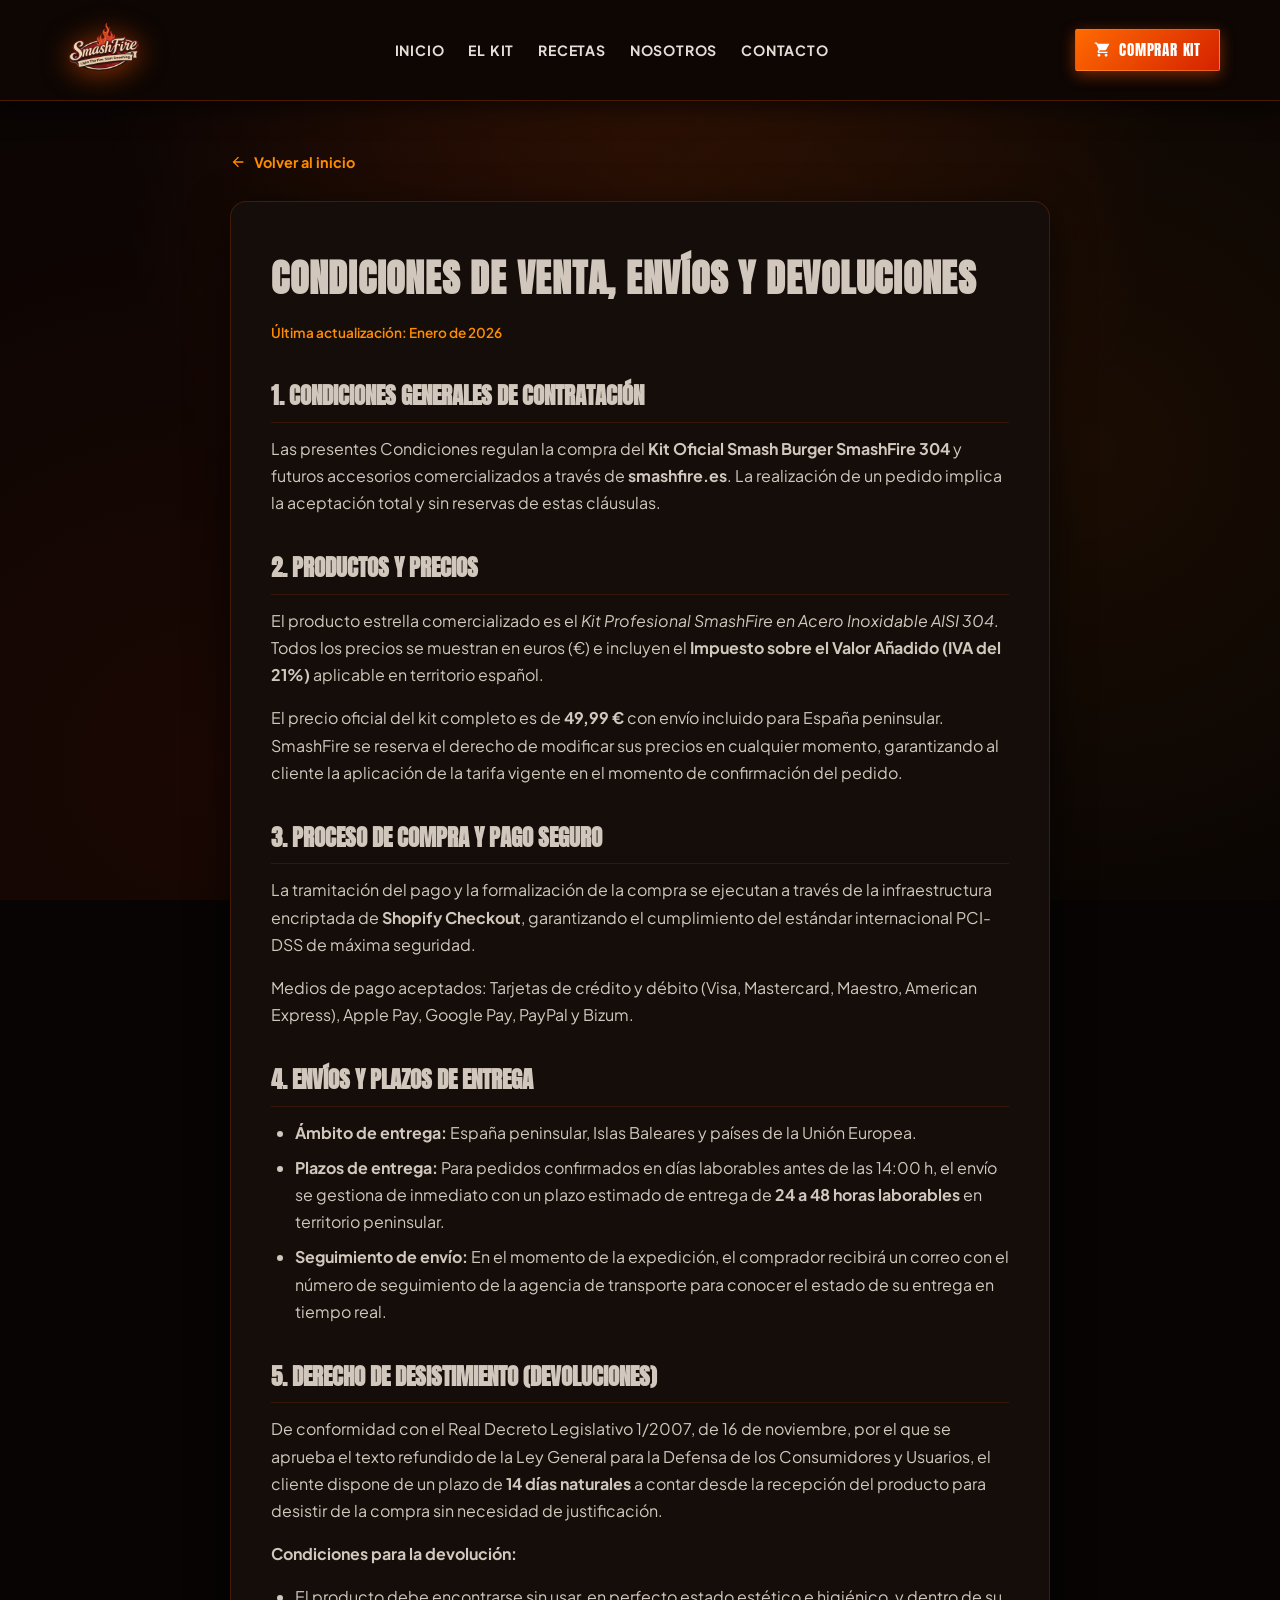
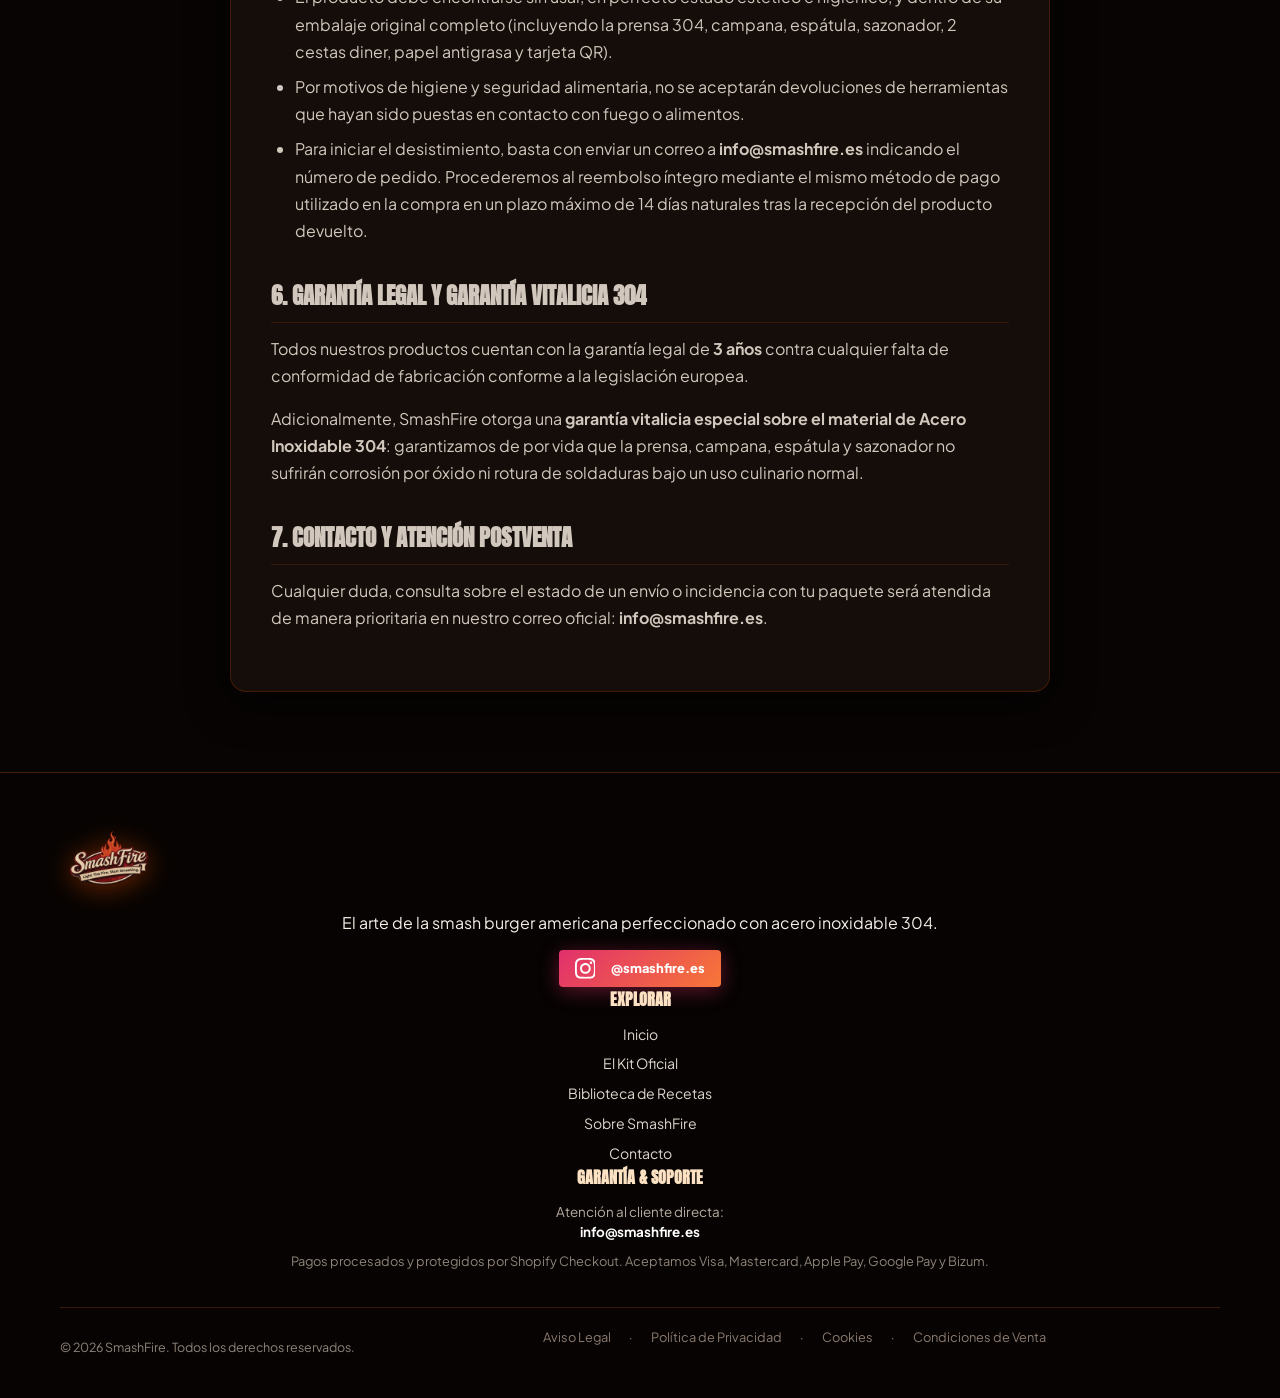
<file: legal/condiciones-venta.html>
<!DOCTYPE html>
<html lang="es">
<head>
  <meta charset="UTF-8" />
  <meta name="viewport" content="width=device-width, initial-scale=1.0" />
  <title>Condiciones de Venta, Envíos y Devoluciones | SmashFire</title>
  <meta name="description" content="Condiciones de compra, plazos de entrega 24/48h, derecho de desistimiento de 14 días y garantía vitalicia 304." />
  <link rel="canonical" href="https://smashfire.es/legal/condiciones-venta.html" />
  <meta name="robots" content="index, follow" />

  <link rel="preconnect" href="https://fonts.googleapis.com">
  <link rel="preconnect" href="https://fonts.gstatic.com" crossorigin>
  <link href="https://fonts.googleapis.com/css2?family=Anton&family=Plus+Jakarta+Sans:wght@300;400;500;600;700;800&family=Yellowtail&display=swap" rel="stylesheet">

  <link rel="stylesheet" href="../styles.css" />
</head>
<body>

  <svg id="sf-svg-library" style="display: none;" aria-hidden="true">
    <symbol id="sf-flame" viewBox="0 0 24 24">
      <path fill="currentColor" d="M12 23c-4.97 0-9-3.95-9-8.82 0-3.91 2.51-7.79 5.86-11.45.62-.68 1.74-.25 1.76.66.07 2.45 1.13 4.29 2.5 5.25.13-.97.43-1.95.96-2.88.36-.63 1.25-.66 1.63-.04 1.74 2.8 3.29 6.22 3.29 8.46 0 4.87-4.03 8.82-7 8.82zm-1-6c0 1.66 1.34 3 3 3 .83 0 1.58-.34 2.12-.88C15.68 18.06 15 16.63 15 15c0-1.8 1.12-3.35 2.72-3.96-.34-.96-.86-1.87-1.54-2.67-1.78 1.83-3.18 3.73-3.18 5.63z"/>
    </symbol>
    <symbol id="sf-cart" viewBox="0 0 24 24">
      <path fill="currentColor" d="M17 18c-1.1 0-1.99.9-1.99 2s.89 2 1.99 2 2-.9 2-2-.9-2-2-2zM7 18c-1.1 0-1.99.9-1.99 2S5.9 22 7 22s2-.9 2-2-.9-2-2-2zm0-3l1.1-2h7.45c.75 0 1.41-.41 1.75-1.03L21.7 4H5.21l-.94-2H1v2h2l3.6 7.59-1.35 2.44C4.52 15.37 5.48 17 7 17h12v-2H7z"/>
    </symbol>
    <symbol id="sf-instagram" viewBox="0 0 24 24">
      <path fill="currentColor" d="M12 2.163c3.204 0 3.584.012 4.85.07 3.252.148 4.771 1.691 4.919 4.919.058 1.265.069 1.645.069 4.849 0 3.205-.012 3.584-.069 4.849-.149 3.225-1.664 4.771-4.919 4.919-1.266.058-1.644.07-4.85.07-3.204 0-3.584-.012-4.849-.07-3.26-.149-4.771-1.699-4.919-4.92-.058-1.265-.07-1.644-.07-4.849 0-3.204.013-3.583.07-4.849.149-3.227 1.664-4.771 4.919-4.919 1.266-.057 1.645-.069 4.849-.069zm0-2.163c-3.259 0-3.667.014-4.947.072-4.358.2-6.78 2.618-6.98 6.98-.059 1.281-.073 1.689-.073 4.948 0 3.259.014 3.668.072 4.948.2 4.358 2.618 6.78 6.98 6.98 1.281.058 1.689.072 4.948.072 3.259 0 3.668-.014 4.948-.072 4.354-.2 6.782-2.618 6.979-6.98.059-1.28.073-1.689.073-4.948 0-3.259-.014-3.667-.072-4.947-.196-4.354-2.617-6.78-6.979-6.98-1.281-.059-1.69-.073-4.949-.073zm0 5.838c-3.403 0-6.162 2.759-6.162 6.162s2.759 6.163 6.162 6.163 6.162-2.759 6.162-6.163c0-3.403-2.759-6.162-6.162-6.162zm0 10.162c-2.209 0-4-1.79-4-4 0-2.209 1.791-4 4-4s4 1.791 4 4c0 2.21-1.791 4-4 4zm6.406-11.845c-.796 0-1.441.645-1.441 1.44s.645 1.44 1.441 1.44c.795 0 1.439-.645 1.439-1.44s-.644-1.44-1.439-1.44z"/>
    </symbol>
    <symbol id="sf-arrow-left" viewBox="0 0 24 24">
      <path fill="currentColor" d="M20 11H7.83l5.59-5.59L12 4l-8 8 8 8 1.41-1.41L7.83 13H20v-2z"/>
    </symbol>
  </svg>

  <header>
    <div class="container">
      <div class="nav-wrapper">
        <a href="../index.html" class="brand-logo" aria-label="SmashFire Home">
          <img src="../images/logo.png" alt="SmashFire Logo Oficial" class="header-logo-img">
        </a>

        <nav class="main-nav" id="main-nav">
          <a href="../index.html" class="main-nav-link">Inicio</a>
          <a href="../tienda.html" class="main-nav-link">El Kit</a>
          <a href="../recetas.html" class="main-nav-link">Recetas</a>
          <a href="../nosotros.html" class="main-nav-link">Nosotros</a>
          <a href="../contacto.html" class="main-nav-link">Contacto</a>
        </nav>

        <div class="header-right-group">
          <a href="../tienda.html" class="btn-nav-buy">
            <svg class="sf-icon"><use href="#sf-cart"></use></svg>
            <span>Comprar Kit</span>
          </a>

          <button type="button" class="mobile-menu-btn" id="mobile-menu-toggle" aria-label="Abrir menú de navegación">
            <svg width="22" height="22" viewBox="0 0 24 24" fill="currentColor">
              <path d="M3 18h18v-2H3v2zm0-5h18v-2H3v2zm0-7v2h18V6H3z"/>
            </svg>
          </button>
        </div>
      </div>
    </div>
  </header>

  <main>
    <div class="legal-page-container">
      <div style="margin-bottom: 24px;">
        <a href="../index.html" style="display: inline-flex; align-items: center; gap: 8px; color: var(--fire-amber); text-decoration: none; font-size: 0.9rem; font-weight: 700;">
          <svg class="sf-icon" style="width: 16px; height: 16px;"><use href="#sf-arrow-left"></use></svg>
          <span>Volver al inicio</span>
        </a>
      </div>

      <article class="legal-document-card">

        <h1>CONDICIONES DE VENTA, ENVÍOS Y DEVOLUCIONES</h1>
        <span class="legal-updated">Última actualización: Enero de 2026</span>

        <h2>1. CONDICIONES GENERALES DE CONTRATACIÓN</h2>
        <p>Las presentes Condiciones regulan la compra del <strong>Kit Oficial Smash Burger SmashFire 304</strong> y futuros accesorios comercializados a través de <strong>smashfire.es</strong>. La realización de un pedido implica la aceptación total y sin reservas de estas cláusulas.</p>

        <h2>2. PRODUCTOS Y PRECIOS</h2>
        <p>El producto estrella comercializado es el <em>Kit Profesional SmashFire en Acero Inoxidable AISI 304</em>. Todos los precios se muestran en euros (€) e incluyen el <strong>Impuesto sobre el Valor Añadido (IVA del 21%)</strong> aplicable en territorio español.</p>
        <p>El precio oficial del kit completo es de <strong>49,99 €</strong> con envío incluido para España peninsular. SmashFire se reserva el derecho de modificar sus precios en cualquier momento, garantizando al cliente la aplicación de la tarifa vigente en el momento de confirmación del pedido.</p>

        <h2>3. PROCESO DE COMPRA Y PAGO SEGURO</h2>
        <p>La tramitación del pago y la formalización de la compra se ejecutan a través de la infraestructura encriptada de <strong>Shopify Checkout</strong>, garantizando el cumplimiento del estándar internacional PCI-DSS de máxima seguridad.</p>
        <p>Medios de pago aceptados: Tarjetas de crédito y débito (Visa, Mastercard, Maestro, American Express), Apple Pay, Google Pay, PayPal y Bizum.</p>

        <h2>4. ENVÍOS Y PLAZOS DE ENTREGA</h2>
        <ul>
          <li><strong>Ámbito de entrega:</strong> España peninsular, Islas Baleares y países de la Unión Europea.</li>
          <li><strong>Plazos de entrega:</strong> Para pedidos confirmados en días laborables antes de las 14:00 h, el envío se gestiona de inmediato con un plazo estimado de entrega de <strong>24 a 48 horas laborables</strong> en territorio peninsular.</li>
          <li><strong>Seguimiento de envío:</strong> En el momento de la expedición, el comprador recibirá un correo con el número de seguimiento de la agencia de transporte para conocer el estado de su entrega en tiempo real.</li>
        </ul>

        <h2>5. DERECHO DE DESISTIMIENTO (DEVOLUCIONES)</h2>
        <p>De conformidad con el Real Decreto Legislativo 1/2007, de 16 de noviembre, por el que se aprueba el texto refundido de la Ley General para la Defensa de los Consumidores y Usuarios, el cliente dispone de un plazo de <strong>14 días naturales</strong> a contar desde la recepción del producto para desistir de la compra sin necesidad de justificación.</p>
        <p><strong>Condiciones para la devolución:</strong></p>
        <ul>
          <li>El producto debe encontrarse sin usar, en perfecto estado estético e higiénico, y dentro de su embalaje original completo (incluyendo la prensa 304, campana, espátula, sazonador, 2 cestas diner, papel antigrasa y tarjeta QR).</li>
          <li>Por motivos de higiene y seguridad alimentaria, no se aceptarán devoluciones de herramientas que hayan sido puestas en contacto con fuego o alimentos.</li>
          <li>Para iniciar el desistimiento, basta con enviar un correo a <strong>info@smashfire.es</strong> indicando el número de pedido. Procederemos al reembolso íntegro mediante el mismo método de pago utilizado en la compra en un plazo máximo de 14 días naturales tras la recepción del producto devuelto.</li>
        </ul>

        <h2>6. GARANTÍA LEGAL Y GARANTÍA VITALICIA 304</h2>
        <p>Todos nuestros productos cuentan con la garantía legal de <strong>3 años</strong> contra cualquier falta de conformidad de fabricación conforme a la legislación europea.</p>
        <p>Adicionalmente, SmashFire otorga una <strong>garantía vitalicia especial sobre el material de Acero Inoxidable 304</strong>: garantizamos de por vida que la prensa, campana, espátula y sazonador no sufrirán corrosión por óxido ni rotura de soldaduras bajo un uso culinario normal.</p>

        <h2>7. CONTACTO Y ATENCIÓN POSTVENTA</h2>
        <p>Cualquier duda, consulta sobre el estado de un envío o incidencia con tu paquete será atendida de manera prioritaria en nuestro correo oficial: <strong>info@smashfire.es</strong>.</p>

      </article>
    </div>
  </main>

  <footer>
    <div class="container">
      <div class="footer-inner">
        <div class="footer-brand">
          <img src="../images/logo.png" alt="SmashFire Logo Oficial" class="footer-logo-img">
          <p class="footer-tagline">
            El arte de la smash burger americana perfeccionado con acero inoxidable 304.
          </p>
          <div style="margin-top: 14px;">
            <a href="https://instagram.com" target="_blank" rel="noopener noreferrer" class="insta-cta-btn" style="padding: 8px 16px; font-size: 0.8rem; display: inline-flex;">
              <svg class="sf-icon"><use href="#sf-instagram"></use></svg>
              <span>@smashfire.es</span>
            </a>
          </div>
        </div>

        <div class="footer-nav-col">
          <h4 style="font-family: 'Anton', sans-serif; color: var(--gold-light); text-transform: uppercase; margin-bottom: 12px;">Explorar</h4>
          <ul style="list-style: none; display: flex; flex-direction: column; gap: 8px; font-size: 0.88rem;">
            <li><a href="../index.html" style="color: #ded6ce; text-decoration: none;">Inicio</a></li>
            <li><a href="../tienda.html" style="color: #ded6ce; text-decoration: none;">El Kit Oficial</a></li>
            <li><a href="../recetas.html" style="color: #ded6ce; text-decoration: none;">Biblioteca de Recetas</a></li>
            <li><a href="../nosotros.html" style="color: #ded6ce; text-decoration: none;">Sobre SmashFire</a></li>
            <li><a href="../contacto.html" style="color: #ded6ce; text-decoration: none;">Contacto</a></li>
          </ul>
        </div>

        <div class="footer-nav-col">
          <h4 style="font-family: 'Anton', sans-serif; color: var(--gold-light); text-transform: uppercase; margin-bottom: 12px;">Garantía & Soporte</h4>
          <p style="font-size: 0.84rem; color: #b8ada2; line-height: 1.5; margin-bottom: 10px;">
            Atención al cliente directa:<br>
            <strong style="color: #fff;">info@smashfire.es</strong>
          </p>
          <p style="font-size: 0.8rem; color: #8e847a;">
            Pagos procesados y protegidos por Shopify Checkout. Aceptamos Visa, Mastercard, Apple Pay, Google Pay y Bizum.
          </p>
        </div>
      </div>

      <div class="footer-legal-bar" style="margin-top: 35px; padding-top: 20px; border-top: 1px solid rgba(255, 120, 30, 0.2); display: flex; justify-content: space-between; align-items: center; flex-wrap: wrap; gap: 14px; font-size: 0.78rem; color: #8e847a;">
        <div>
          &copy; 2026 SmashFire. Todos los derechos reservados.
        </div>
        <div class="footer-links">
          <a href="aviso-legal.html">Aviso Legal</a>
          <span>·</span>
          <a href="privacidad.html">Política de Privacidad</a>
          <span>·</span>
          <a href="cookies.html">Cookies</a>
          <span>·</span>
          <a href="condiciones-venta.html">Condiciones de Venta</a>
        </div>
      </div>
    </div>
  </footer>

  <script src="../script.js"></script>
</body>
</html>
</file>
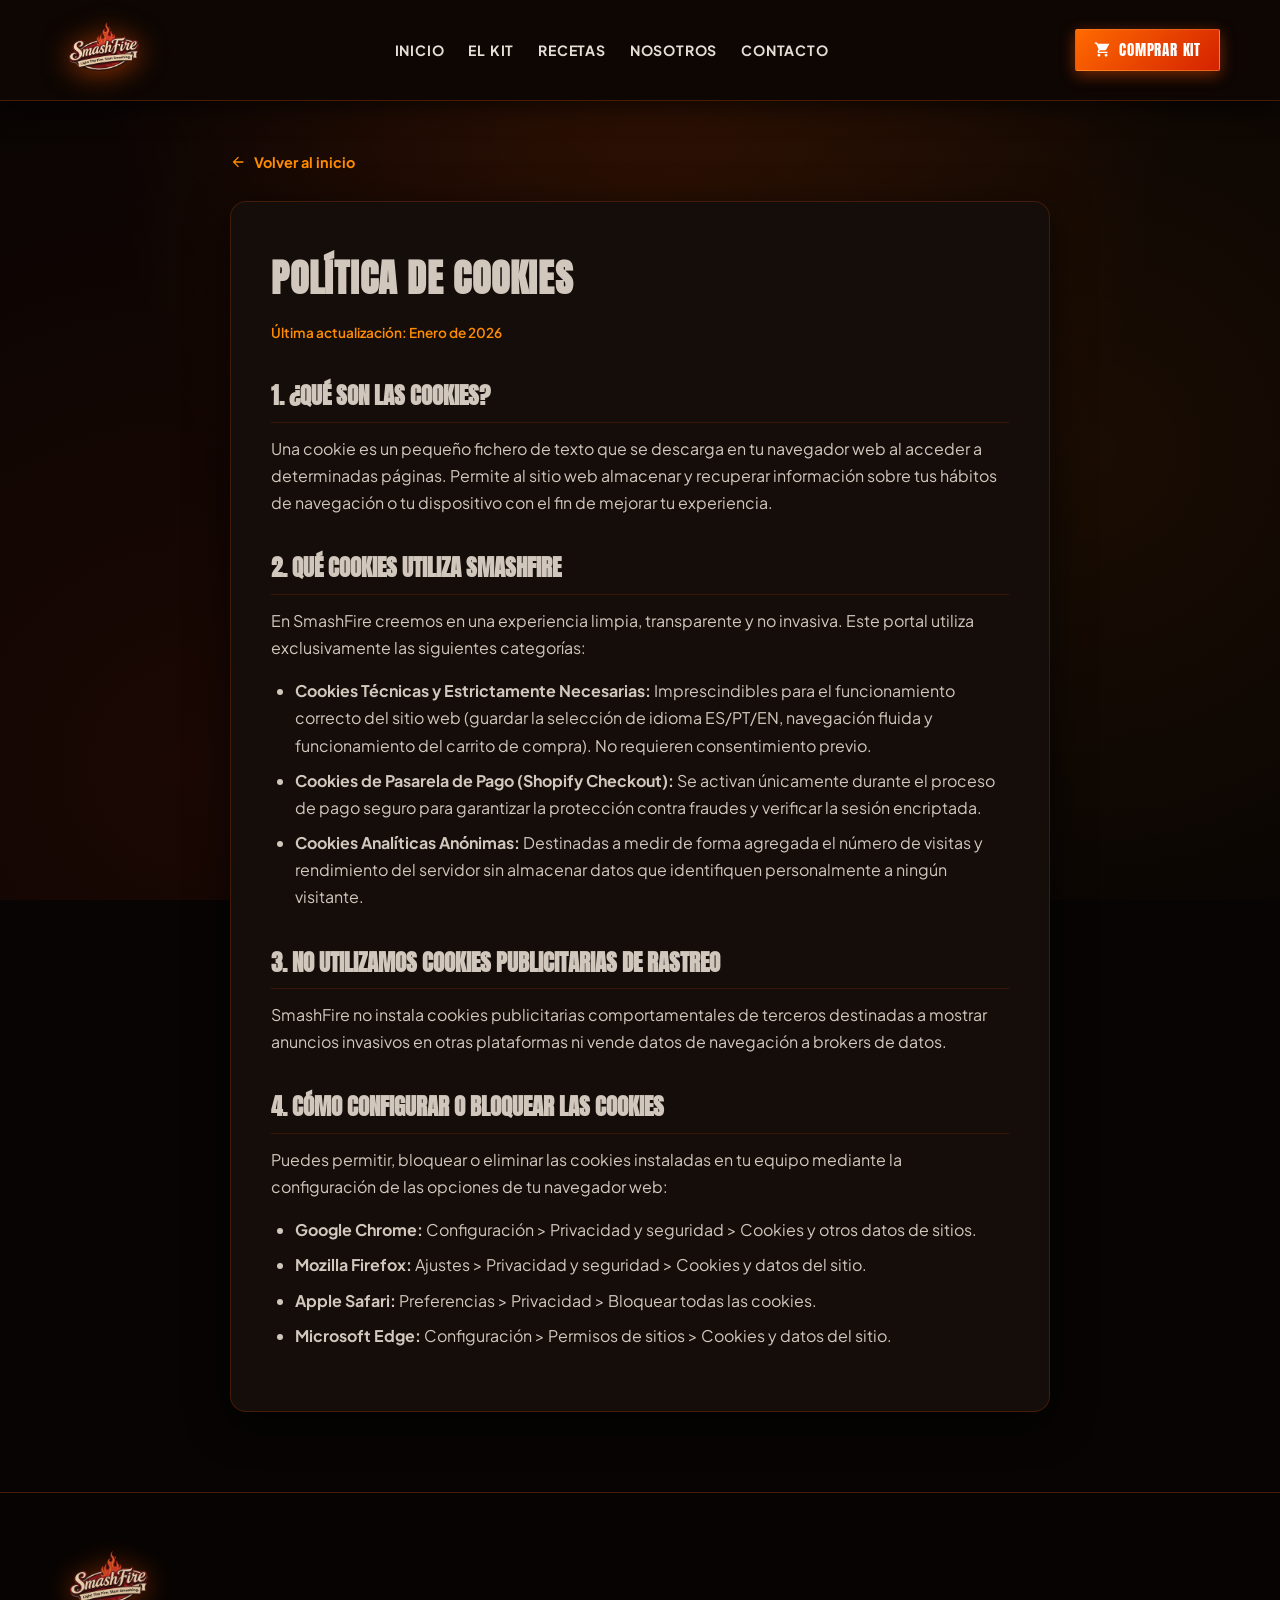
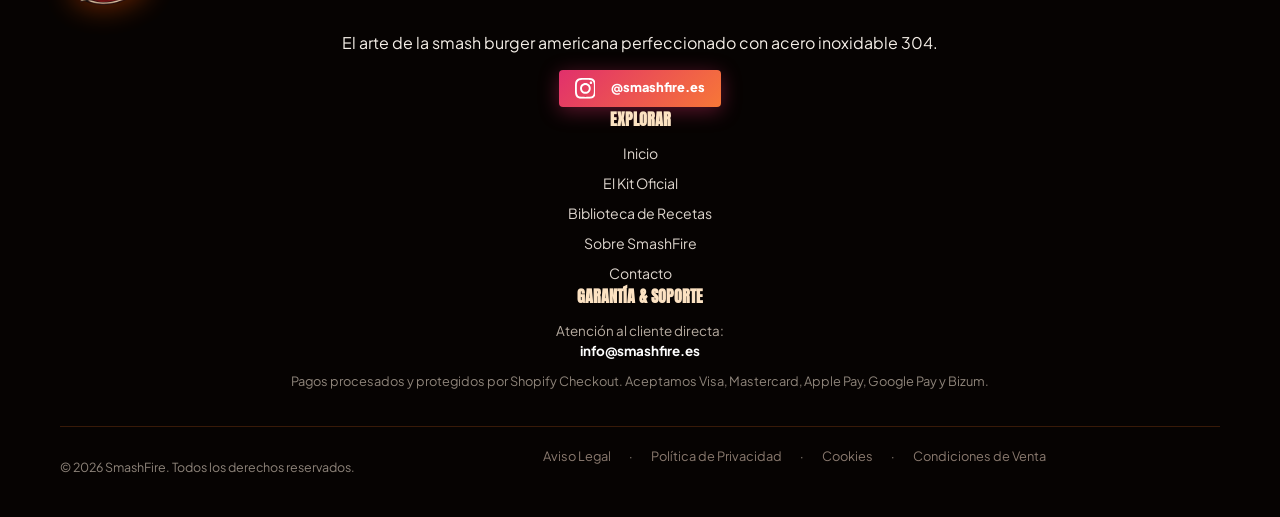
<file: legal/cookies.html>
<!DOCTYPE html>
<html lang="es">
<head>
  <meta charset="UTF-8" />
  <meta name="viewport" content="width=device-width, initial-scale=1.0" />
  <title>Política de Cookies | SmashFire</title>
  <meta name="description" content="Información sobre las cookies técnicas utilizadas en smashfire.es." />
  <link rel="canonical" href="https://smashfire.es/legal/cookies.html" />
  <meta name="robots" content="index, follow" />

  <link rel="preconnect" href="https://fonts.googleapis.com">
  <link rel="preconnect" href="https://fonts.gstatic.com" crossorigin>
  <link href="https://fonts.googleapis.com/css2?family=Anton&family=Plus+Jakarta+Sans:wght@300;400;500;600;700;800&family=Yellowtail&display=swap" rel="stylesheet">

  <link rel="stylesheet" href="../styles.css" />
</head>
<body>

  <svg id="sf-svg-library" style="display: none;" aria-hidden="true">
    <symbol id="sf-flame" viewBox="0 0 24 24">
      <path fill="currentColor" d="M12 23c-4.97 0-9-3.95-9-8.82 0-3.91 2.51-7.79 5.86-11.45.62-.68 1.74-.25 1.76.66.07 2.45 1.13 4.29 2.5 5.25.13-.97.43-1.95.96-2.88.36-.63 1.25-.66 1.63-.04 1.74 2.8 3.29 6.22 3.29 8.46 0 4.87-4.03 8.82-7 8.82zm-1-6c0 1.66 1.34 3 3 3 .83 0 1.58-.34 2.12-.88C15.68 18.06 15 16.63 15 15c0-1.8 1.12-3.35 2.72-3.96-.34-.96-.86-1.87-1.54-2.67-1.78 1.83-3.18 3.73-3.18 5.63z"/>
    </symbol>
    <symbol id="sf-cart" viewBox="0 0 24 24">
      <path fill="currentColor" d="M17 18c-1.1 0-1.99.9-1.99 2s.89 2 1.99 2 2-.9 2-2-.9-2-2-2zM7 18c-1.1 0-1.99.9-1.99 2S5.9 22 7 22s2-.9 2-2-.9-2-2-2zm0-3l1.1-2h7.45c.75 0 1.41-.41 1.75-1.03L21.7 4H5.21l-.94-2H1v2h2l3.6 7.59-1.35 2.44C4.52 15.37 5.48 17 7 17h12v-2H7z"/>
    </symbol>
    <symbol id="sf-instagram" viewBox="0 0 24 24">
      <path fill="currentColor" d="M12 2.163c3.204 0 3.584.012 4.85.07 3.252.148 4.771 1.691 4.919 4.919.058 1.265.069 1.645.069 4.849 0 3.205-.012 3.584-.069 4.849-.149 3.225-1.664 4.771-4.919 4.919-1.266.058-1.644.07-4.85.07-3.204 0-3.584-.012-4.849-.07-3.26-.149-4.771-1.699-4.919-4.92-.058-1.265-.07-1.644-.07-4.849 0-3.204.013-3.583.07-4.849.149-3.227 1.664-4.771 4.919-4.919 1.266-.057 1.645-.069 4.849-.069zm0-2.163c-3.259 0-3.667.014-4.947.072-4.358.2-6.78 2.618-6.98 6.98-.059 1.281-.073 1.689-.073 4.948 0 3.259.014 3.668.072 4.948.2 4.358 2.618 6.78 6.98 6.98 1.281.058 1.689.072 4.948.072 3.259 0 3.668-.014 4.948-.072 4.354-.2 6.782-2.618 6.979-6.98.059-1.28.073-1.689.073-4.948 0-3.259-.014-3.667-.072-4.947-.196-4.354-2.617-6.78-6.979-6.98-1.281-.059-1.69-.073-4.949-.073zm0 5.838c-3.403 0-6.162 2.759-6.162 6.162s2.759 6.163 6.162 6.163 6.162-2.759 6.162-6.163c0-3.403-2.759-6.162-6.162-6.162zm0 10.162c-2.209 0-4-1.79-4-4 0-2.209 1.791-4 4-4s4 1.791 4 4c0 2.21-1.791 4-4 4zm6.406-11.845c-.796 0-1.441.645-1.441 1.44s.645 1.44 1.441 1.44c.795 0 1.439-.645 1.439-1.44s-.644-1.44-1.439-1.44z"/>
    </symbol>
    <symbol id="sf-arrow-left" viewBox="0 0 24 24">
      <path fill="currentColor" d="M20 11H7.83l5.59-5.59L12 4l-8 8 8 8 1.41-1.41L7.83 13H20v-2z"/>
    </symbol>
  </svg>

  <header>
    <div class="container">
      <div class="nav-wrapper">
        <a href="../index.html" class="brand-logo" aria-label="SmashFire Home">
          <img src="../images/logo.png" alt="SmashFire Logo Oficial" class="header-logo-img">
        </a>

        <nav class="main-nav" id="main-nav">
          <a href="../index.html" class="main-nav-link">Inicio</a>
          <a href="../tienda.html" class="main-nav-link">El Kit</a>
          <a href="../recetas.html" class="main-nav-link">Recetas</a>
          <a href="../nosotros.html" class="main-nav-link">Nosotros</a>
          <a href="../contacto.html" class="main-nav-link">Contacto</a>
        </nav>

        <div class="header-right-group">
          <a href="../tienda.html" class="btn-nav-buy">
            <svg class="sf-icon"><use href="#sf-cart"></use></svg>
            <span>Comprar Kit</span>
          </a>

          <button type="button" class="mobile-menu-btn" id="mobile-menu-toggle" aria-label="Abrir menú de navegación">
            <svg width="22" height="22" viewBox="0 0 24 24" fill="currentColor">
              <path d="M3 18h18v-2H3v2zm0-5h18v-2H3v2zm0-7v2h18V6H3z"/>
            </svg>
          </button>
        </div>
      </div>
    </div>
  </header>

  <main>
    <div class="legal-page-container">
      <div style="margin-bottom: 24px;">
        <a href="../index.html" style="display: inline-flex; align-items: center; gap: 8px; color: var(--fire-amber); text-decoration: none; font-size: 0.9rem; font-weight: 700;">
          <svg class="sf-icon" style="width: 16px; height: 16px;"><use href="#sf-arrow-left"></use></svg>
          <span>Volver al inicio</span>
        </a>
      </div>

      <article class="legal-document-card">

        <h1>POLÍTICA DE COOKIES</h1>
        <span class="legal-updated">Última actualización: Enero de 2026</span>

        <h2>1. ¿QUÉ SON LAS COOKIES?</h2>
        <p>Una cookie es un pequeño fichero de texto que se descarga en tu navegador web al acceder a determinadas páginas. Permite al sitio web almacenar y recuperar información sobre tus hábitos de navegación o tu dispositivo con el fin de mejorar tu experiencia.</p>

        <h2>2. QUÉ COOKIES UTILIZA SMASHFIRE</h2>
        <p>En SmashFire creemos en una experiencia limpia, transparente y no invasiva. Este portal utiliza exclusivamente las siguientes categorías:</p>
        <ul>
          <li><strong>Cookies Técnicas y Estrictamente Necesarias:</strong> Imprescindibles para el funcionamiento correcto del sitio web (guardar la selección de idioma ES/PT/EN, navegación fluida y funcionamiento del carrito de compra). No requieren consentimiento previo.</li>
          <li><strong>Cookies de Pasarela de Pago (Shopify Checkout):</strong> Se activan únicamente durante el proceso de pago seguro para garantizar la protección contra fraudes y verificar la sesión encriptada.</li>
          <li><strong>Cookies Analíticas Anónimas:</strong> Destinadas a medir de forma agregada el número de visitas y rendimiento del servidor sin almacenar datos que identifiquen personalmente a ningún visitante.</li>
        </ul>

        <h2>3. NO UTILIZAMOS COOKIES PUBLICITARIAS DE RASTREO</h2>
        <p>SmashFire no instala cookies publicitarias comportamentales de terceros destinadas a mostrar anuncios invasivos en otras plataformas ni vende datos de navegación a brokers de datos.</p>

        <h2>4. CÓMO CONFIGURAR O BLOQUEAR LAS COOKIES</h2>
        <p>Puedes permitir, bloquear o eliminar las cookies instaladas en tu equipo mediante la configuración de las opciones de tu navegador web:</p>
        <ul>
          <li><strong>Google Chrome:</strong> Configuración > Privacidad y seguridad > Cookies y otros datos de sitios.</li>
          <li><strong>Mozilla Firefox:</strong> Ajustes > Privacidad y seguridad > Cookies y datos del sitio.</li>
          <li><strong>Apple Safari:</strong> Preferencias > Privacidad > Bloquear todas las cookies.</li>
          <li><strong>Microsoft Edge:</strong> Configuración > Permisos de sitios > Cookies y datos del sitio.</li>
        </ul>

      </article>
    </div>
  </main>

  <footer>
    <div class="container">
      <div class="footer-inner">
        <div class="footer-brand">
          <img src="../images/logo.png" alt="SmashFire Logo Oficial" class="footer-logo-img">
          <p class="footer-tagline">
            El arte de la smash burger americana perfeccionado con acero inoxidable 304.
          </p>
          <div style="margin-top: 14px;">
            <a href="https://instagram.com" target="_blank" rel="noopener noreferrer" class="insta-cta-btn" style="padding: 8px 16px; font-size: 0.8rem; display: inline-flex;">
              <svg class="sf-icon"><use href="#sf-instagram"></use></svg>
              <span>@smashfire.es</span>
            </a>
          </div>
        </div>

        <div class="footer-nav-col">
          <h4 style="font-family: 'Anton', sans-serif; color: var(--gold-light); text-transform: uppercase; margin-bottom: 12px;">Explorar</h4>
          <ul style="list-style: none; display: flex; flex-direction: column; gap: 8px; font-size: 0.88rem;">
            <li><a href="../index.html" style="color: #ded6ce; text-decoration: none;">Inicio</a></li>
            <li><a href="../tienda.html" style="color: #ded6ce; text-decoration: none;">El Kit Oficial</a></li>
            <li><a href="../recetas.html" style="color: #ded6ce; text-decoration: none;">Biblioteca de Recetas</a></li>
            <li><a href="../nosotros.html" style="color: #ded6ce; text-decoration: none;">Sobre SmashFire</a></li>
            <li><a href="../contacto.html" style="color: #ded6ce; text-decoration: none;">Contacto</a></li>
          </ul>
        </div>

        <div class="footer-nav-col">
          <h4 style="font-family: 'Anton', sans-serif; color: var(--gold-light); text-transform: uppercase; margin-bottom: 12px;">Garantía & Soporte</h4>
          <p style="font-size: 0.84rem; color: #b8ada2; line-height: 1.5; margin-bottom: 10px;">
            Atención al cliente directa:<br>
            <strong style="color: #fff;">info@smashfire.es</strong>
          </p>
          <p style="font-size: 0.8rem; color: #8e847a;">
            Pagos procesados y protegidos por Shopify Checkout. Aceptamos Visa, Mastercard, Apple Pay, Google Pay y Bizum.
          </p>
        </div>
      </div>

      <div class="footer-legal-bar" style="margin-top: 35px; padding-top: 20px; border-top: 1px solid rgba(255, 120, 30, 0.2); display: flex; justify-content: space-between; align-items: center; flex-wrap: wrap; gap: 14px; font-size: 0.78rem; color: #8e847a;">
        <div>
          &copy; 2026 SmashFire. Todos los derechos reservados.
        </div>
        <div class="footer-links">
          <a href="aviso-legal.html">Aviso Legal</a>
          <span>·</span>
          <a href="privacidad.html">Política de Privacidad</a>
          <span>·</span>
          <a href="cookies.html">Cookies</a>
          <span>·</span>
          <a href="condiciones-venta.html">Condiciones de Venta</a>
        </div>
      </div>
    </div>
  </footer>

  <script src="../script.js"></script>
</body>
</html>
</file>
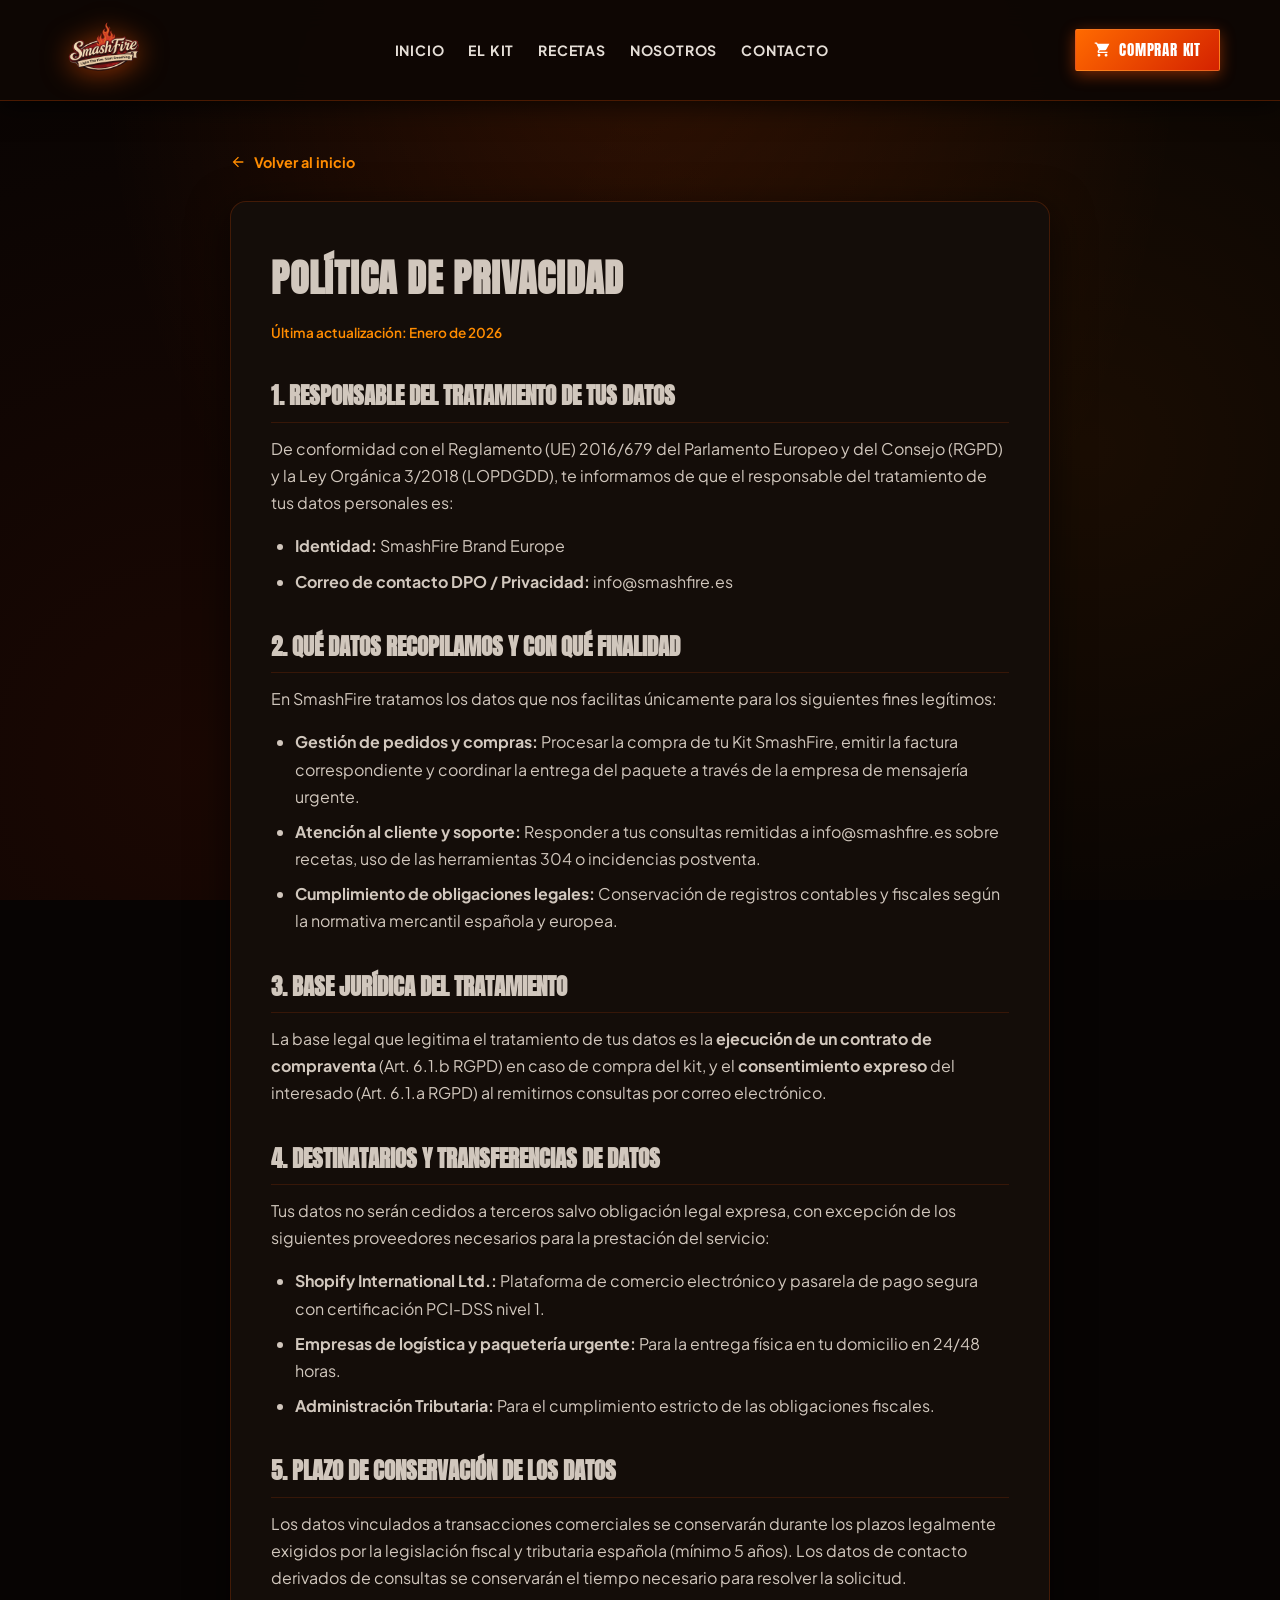
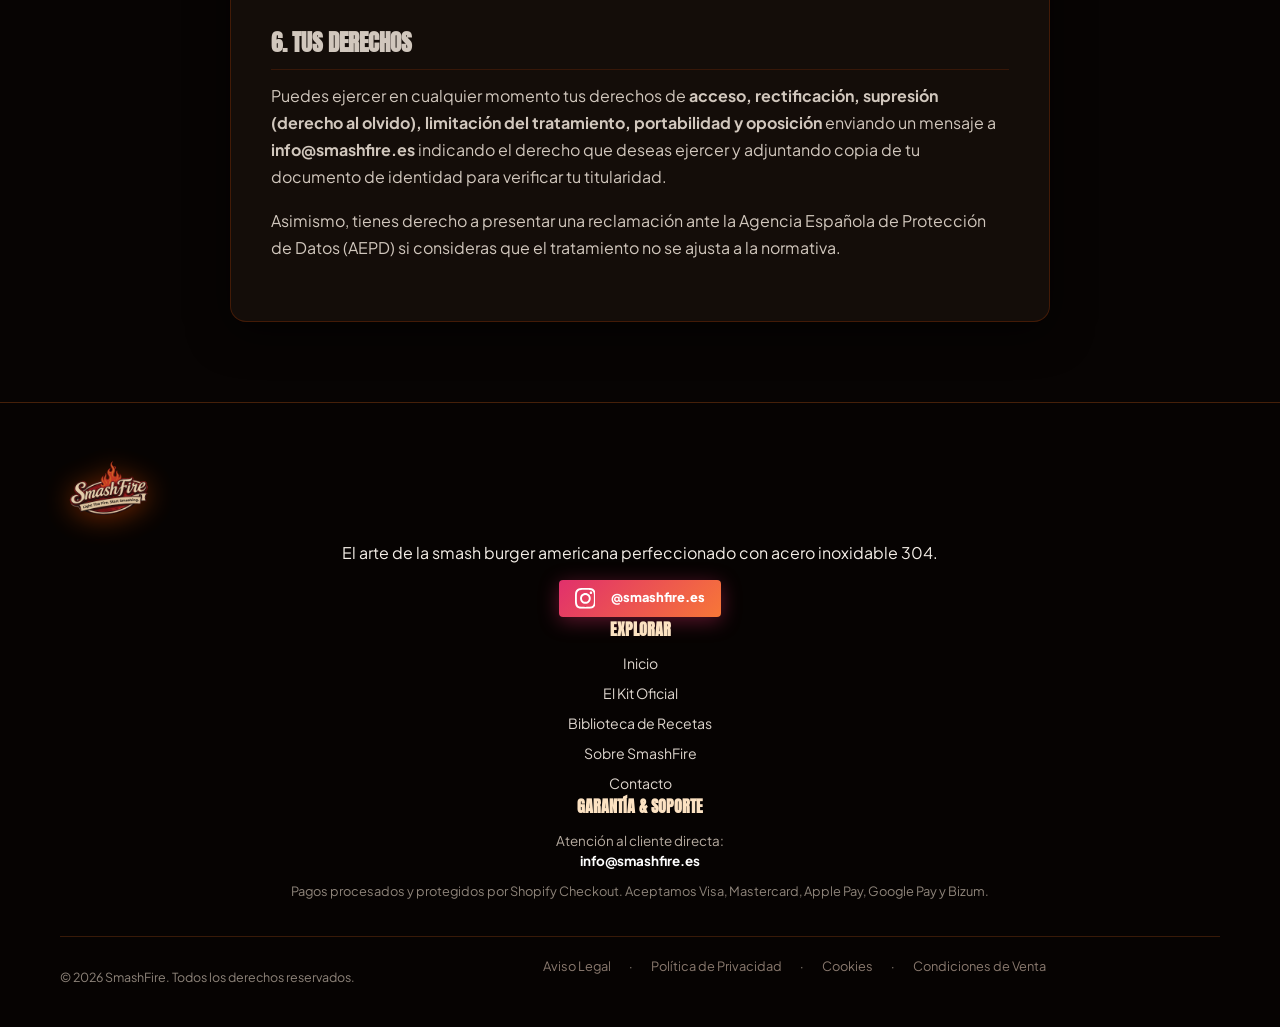
<file: legal/privacidad.html>
<!DOCTYPE html>
<html lang="es">
<head>
  <meta charset="UTF-8" />
  <meta name="viewport" content="width=device-width, initial-scale=1.0" />
  <title>Política de Privacidad | SmashFire</title>
  <meta name="description" content="Política de privacidad y protección de datos según el Reglamento Europeo RGPD." />
  <link rel="canonical" href="https://smashfire.es/legal/privacidad.html" />
  <meta name="robots" content="index, follow" />

  <link rel="preconnect" href="https://fonts.googleapis.com">
  <link rel="preconnect" href="https://fonts.gstatic.com" crossorigin>
  <link href="https://fonts.googleapis.com/css2?family=Anton&family=Plus+Jakarta+Sans:wght@300;400;500;600;700;800&family=Yellowtail&display=swap" rel="stylesheet">

  <link rel="stylesheet" href="../styles.css" />
</head>
<body>

  <svg id="sf-svg-library" style="display: none;" aria-hidden="true">
    <symbol id="sf-flame" viewBox="0 0 24 24">
      <path fill="currentColor" d="M12 23c-4.97 0-9-3.95-9-8.82 0-3.91 2.51-7.79 5.86-11.45.62-.68 1.74-.25 1.76.66.07 2.45 1.13 4.29 2.5 5.25.13-.97.43-1.95.96-2.88.36-.63 1.25-.66 1.63-.04 1.74 2.8 3.29 6.22 3.29 8.46 0 4.87-4.03 8.82-7 8.82zm-1-6c0 1.66 1.34 3 3 3 .83 0 1.58-.34 2.12-.88C15.68 18.06 15 16.63 15 15c0-1.8 1.12-3.35 2.72-3.96-.34-.96-.86-1.87-1.54-2.67-1.78 1.83-3.18 3.73-3.18 5.63z"/>
    </symbol>
    <symbol id="sf-cart" viewBox="0 0 24 24">
      <path fill="currentColor" d="M17 18c-1.1 0-1.99.9-1.99 2s.89 2 1.99 2 2-.9 2-2-.9-2-2-2zM7 18c-1.1 0-1.99.9-1.99 2S5.9 22 7 22s2-.9 2-2-.9-2-2-2zm0-3l1.1-2h7.45c.75 0 1.41-.41 1.75-1.03L21.7 4H5.21l-.94-2H1v2h2l3.6 7.59-1.35 2.44C4.52 15.37 5.48 17 7 17h12v-2H7z"/>
    </symbol>
    <symbol id="sf-instagram" viewBox="0 0 24 24">
      <path fill="currentColor" d="M12 2.163c3.204 0 3.584.012 4.85.07 3.252.148 4.771 1.691 4.919 4.919.058 1.265.069 1.645.069 4.849 0 3.205-.012 3.584-.069 4.849-.149 3.225-1.664 4.771-4.919 4.919-1.266.058-1.644.07-4.85.07-3.204 0-3.584-.012-4.849-.07-3.26-.149-4.771-1.699-4.919-4.92-.058-1.265-.07-1.644-.07-4.849 0-3.204.013-3.583.07-4.849.149-3.227 1.664-4.771 4.919-4.919 1.266-.057 1.645-.069 4.849-.069zm0-2.163c-3.259 0-3.667.014-4.947.072-4.358.2-6.78 2.618-6.98 6.98-.059 1.281-.073 1.689-.073 4.948 0 3.259.014 3.668.072 4.948.2 4.358 2.618 6.78 6.98 6.98 1.281.058 1.689.072 4.948.072 3.259 0 3.668-.014 4.948-.072 4.354-.2 6.782-2.618 6.979-6.98.059-1.28.073-1.689.073-4.948 0-3.259-.014-3.667-.072-4.947-.196-4.354-2.617-6.78-6.979-6.98-1.281-.059-1.69-.073-4.949-.073zm0 5.838c-3.403 0-6.162 2.759-6.162 6.162s2.759 6.163 6.162 6.163 6.162-2.759 6.162-6.163c0-3.403-2.759-6.162-6.162-6.162zm0 10.162c-2.209 0-4-1.79-4-4 0-2.209 1.791-4 4-4s4 1.791 4 4c0 2.21-1.791 4-4 4zm6.406-11.845c-.796 0-1.441.645-1.441 1.44s.645 1.44 1.441 1.44c.795 0 1.439-.645 1.439-1.44s-.644-1.44-1.439-1.44z"/>
    </symbol>
    <symbol id="sf-arrow-left" viewBox="0 0 24 24">
      <path fill="currentColor" d="M20 11H7.83l5.59-5.59L12 4l-8 8 8 8 1.41-1.41L7.83 13H20v-2z"/>
    </symbol>
  </svg>

  <header>
    <div class="container">
      <div class="nav-wrapper">
        <a href="../index.html" class="brand-logo" aria-label="SmashFire Home">
          <img src="../images/logo.png" alt="SmashFire Logo Oficial" class="header-logo-img">
        </a>

        <nav class="main-nav" id="main-nav">
          <a href="../index.html" class="main-nav-link">Inicio</a>
          <a href="../tienda.html" class="main-nav-link">El Kit</a>
          <a href="../recetas.html" class="main-nav-link">Recetas</a>
          <a href="../nosotros.html" class="main-nav-link">Nosotros</a>
          <a href="../contacto.html" class="main-nav-link">Contacto</a>
        </nav>

        <div class="header-right-group">
          <a href="../tienda.html" class="btn-nav-buy">
            <svg class="sf-icon"><use href="#sf-cart"></use></svg>
            <span>Comprar Kit</span>
          </a>

          <button type="button" class="mobile-menu-btn" id="mobile-menu-toggle" aria-label="Abrir menú de navegación">
            <svg width="22" height="22" viewBox="0 0 24 24" fill="currentColor">
              <path d="M3 18h18v-2H3v2zm0-5h18v-2H3v2zm0-7v2h18V6H3z"/>
            </svg>
          </button>
        </div>
      </div>
    </div>
  </header>

  <main>
    <div class="legal-page-container">
      <div style="margin-bottom: 24px;">
        <a href="../index.html" style="display: inline-flex; align-items: center; gap: 8px; color: var(--fire-amber); text-decoration: none; font-size: 0.9rem; font-weight: 700;">
          <svg class="sf-icon" style="width: 16px; height: 16px;"><use href="#sf-arrow-left"></use></svg>
          <span>Volver al inicio</span>
        </a>
      </div>

      <article class="legal-document-card">

        <h1>POLÍTICA DE PRIVACIDAD</h1>
        <span class="legal-updated">Última actualización: Enero de 2026</span>

        <h2>1. RESPONSABLE DEL TRATAMIENTO DE TUS DATOS</h2>
        <p>De conformidad con el Reglamento (UE) 2016/679 del Parlamento Europeo y del Consejo (RGPD) y la Ley Orgánica 3/2018 (LOPDGDD), te informamos de que el responsable del tratamiento de tus datos personales es:</p>
        <ul>
          <li><strong>Identidad:</strong> SmashFire Brand Europe</li>
          <li><strong>Correo de contacto DPO / Privacidad:</strong> info@smashfire.es</li>
        </ul>

        <h2>2. QUÉ DATOS RECOPILAMOS Y CON QUÉ FINALIDAD</h2>
        <p>En SmashFire tratamos los datos que nos facilitas únicamente para los siguientes fines legítimos:</p>
        <ul>
          <li><strong>Gestión de pedidos y compras:</strong> Procesar la compra de tu Kit SmashFire, emitir la factura correspondiente y coordinar la entrega del paquete a través de la empresa de mensajería urgente.</li>
          <li><strong>Atención al cliente y soporte:</strong> Responder a tus consultas remitidas a info@smashfire.es sobre recetas, uso de las herramientas 304 o incidencias postventa.</li>
          <li><strong>Cumplimiento de obligaciones legales:</strong> Conservación de registros contables y fiscales según la normativa mercantil española y europea.</li>
        </ul>

        <h2>3. BASE JURÍDICA DEL TRATAMIENTO</h2>
        <p>La base legal que legitima el tratamiento de tus datos es la <strong>ejecución de un contrato de compraventa</strong> (Art. 6.1.b RGPD) en caso de compra del kit, y el <strong>consentimiento expreso</strong> del interesado (Art. 6.1.a RGPD) al remitirnos consultas por correo electrónico.</p>

        <h2>4. DESTINATARIOS Y TRANSFERENCIAS DE DATOS</h2>
        <p>Tus datos no serán cedidos a terceros salvo obligación legal expresa, con excepción de los siguientes proveedores necesarios para la prestación del servicio:</p>
        <ul>
          <li><strong>Shopify International Ltd.:</strong> Plataforma de comercio electrónico y pasarela de pago segura con certificación PCI-DSS nivel 1.</li>
          <li><strong>Empresas de logística y paquetería urgente:</strong> Para la entrega física en tu domicilio en 24/48 horas.</li>
          <li><strong>Administración Tributaria:</strong> Para el cumplimiento estricto de las obligaciones fiscales.</li>
        </ul>

        <h2>5. PLAZO DE CONSERVACIÓN DE LOS DATOS</h2>
        <p>Los datos vinculados a transacciones comerciales se conservarán durante los plazos legalmente exigidos por la legislación fiscal y tributaria española (mínimo 5 años). Los datos de contacto derivados de consultas se conservarán el tiempo necesario para resolver la solicitud.</p>

        <h2>6. TUS DERECHOS</h2>
        <p>Puedes ejercer en cualquier momento tus derechos de <strong>acceso, rectificación, supresión (derecho al olvido), limitación del tratamiento, portabilidad y oposición</strong> enviando un mensaje a <strong>info@smashfire.es</strong> indicando el derecho que deseas ejercer y adjuntando copia de tu documento de identidad para verificar tu titularidad.</p>
        <p>Asimismo, tienes derecho a presentar una reclamación ante la Agencia Española de Protección de Datos (AEPD) si consideras que el tratamiento no se ajusta a la normativa.</p>

      </article>
    </div>
  </main>

  <footer>
    <div class="container">
      <div class="footer-inner">
        <div class="footer-brand">
          <img src="../images/logo.png" alt="SmashFire Logo Oficial" class="footer-logo-img">
          <p class="footer-tagline">
            El arte de la smash burger americana perfeccionado con acero inoxidable 304.
          </p>
          <div style="margin-top: 14px;">
            <a href="https://instagram.com" target="_blank" rel="noopener noreferrer" class="insta-cta-btn" style="padding: 8px 16px; font-size: 0.8rem; display: inline-flex;">
              <svg class="sf-icon"><use href="#sf-instagram"></use></svg>
              <span>@smashfire.es</span>
            </a>
          </div>
        </div>

        <div class="footer-nav-col">
          <h4 style="font-family: 'Anton', sans-serif; color: var(--gold-light); text-transform: uppercase; margin-bottom: 12px;">Explorar</h4>
          <ul style="list-style: none; display: flex; flex-direction: column; gap: 8px; font-size: 0.88rem;">
            <li><a href="../index.html" style="color: #ded6ce; text-decoration: none;">Inicio</a></li>
            <li><a href="../tienda.html" style="color: #ded6ce; text-decoration: none;">El Kit Oficial</a></li>
            <li><a href="../recetas.html" style="color: #ded6ce; text-decoration: none;">Biblioteca de Recetas</a></li>
            <li><a href="../nosotros.html" style="color: #ded6ce; text-decoration: none;">Sobre SmashFire</a></li>
            <li><a href="../contacto.html" style="color: #ded6ce; text-decoration: none;">Contacto</a></li>
          </ul>
        </div>

        <div class="footer-nav-col">
          <h4 style="font-family: 'Anton', sans-serif; color: var(--gold-light); text-transform: uppercase; margin-bottom: 12px;">Garantía & Soporte</h4>
          <p style="font-size: 0.84rem; color: #b8ada2; line-height: 1.5; margin-bottom: 10px;">
            Atención al cliente directa:<br>
            <strong style="color: #fff;">info@smashfire.es</strong>
          </p>
          <p style="font-size: 0.8rem; color: #8e847a;">
            Pagos procesados y protegidos por Shopify Checkout. Aceptamos Visa, Mastercard, Apple Pay, Google Pay y Bizum.
          </p>
        </div>
      </div>

      <div class="footer-legal-bar" style="margin-top: 35px; padding-top: 20px; border-top: 1px solid rgba(255, 120, 30, 0.2); display: flex; justify-content: space-between; align-items: center; flex-wrap: wrap; gap: 14px; font-size: 0.78rem; color: #8e847a;">
        <div>
          &copy; 2026 SmashFire. Todos los derechos reservados.
        </div>
        <div class="footer-links">
          <a href="aviso-legal.html">Aviso Legal</a>
          <span>·</span>
          <a href="privacidad.html">Política de Privacidad</a>
          <span>·</span>
          <a href="cookies.html">Cookies</a>
          <span>·</span>
          <a href="condiciones-venta.html">Condiciones de Venta</a>
        </div>
      </div>
    </div>
  </footer>

  <script src="../script.js"></script>
</body>
</html>
</file>
<file: styles.css>
/* ==========================================================================
   FUENTES AUTO-ALOJADAS (SELF-HOSTED / 100% CUMPLIMIENTO RGPD / CERO GOOGLE)
   ========================================================================== */

/* vietnamese */
@font-face {
  font-family: 'Anton';
  font-style: normal;
  font-weight: 400;
  font-display: swap;
  src: url(fonts/anton-1Ptgg87LROyAm3K8-C8QSw.woff2) format('woff2');
  unicode-range: U+0102-0103, U+0110-0111, U+0128-0129, U+0168-0169, U+01A0-01A1, U+01AF-01B0, U+0300-0301, U+0303-0304, U+0308-0309, U+0323, U+0329, U+1EA0-1EF9, U+20AB;
}
/* latin-ext */
@font-face {
  font-family: 'Anton';
  font-style: normal;
  font-weight: 400;
  font-display: swap;
  src: url(fonts/anton-1Ptgg87LROyAm3K9-C8QSw.woff2) format('woff2');
  unicode-range: U+0100-02BA, U+02BD-02C5, U+02C7-02CC, U+02CE-02D7, U+02DD-02FF, U+0304, U+0308, U+0329, U+1D00-1DBF, U+1E00-1E9F, U+1EF2-1EFF, U+2020, U+20A0-20AB, U+20AD-20C4, U+2113, U+2C60-2C7F, U+A720-A7FF;
}
/* latin */
@font-face {
  font-family: 'Anton';
  font-style: normal;
  font-weight: 400;
  font-display: swap;
  src: url(fonts/anton-1Ptgg87LROyAm3Kz-C8.woff2) format('woff2');
  unicode-range: U+0000-00FF, U+0131, U+0152-0153, U+02BB-02BC, U+02C6, U+02DA, U+02DC, U+0304, U+0308, U+0329, U+2000-206F, U+20AC, U+2122, U+2191, U+2193, U+2212, U+2215, U+FEFF, U+FFFD;
}
/* cyrillic-ext */
@font-face {
  font-family: 'Plus Jakarta Sans';
  font-style: normal;
  font-weight: 300;
  font-display: swap;
  src: url(fonts/plusjakartasans-LDIoaomQNQcsA88c7O9yZ4KMCoOg4Ko70yyygA.woff2) format('woff2');
  unicode-range: U+0460-052F, U+1C80-1C8A, U+20B4, U+2DE0-2DFF, U+A640-A69F, U+FE2E-FE2F;
}
/* vietnamese */
@font-face {
  font-family: 'Plus Jakarta Sans';
  font-style: normal;
  font-weight: 300;
  font-display: swap;
  src: url(fonts/plusjakartasans-LDIoaomQNQcsA88c7O9yZ4KMCoOg4Ko50yyygA.woff2) format('woff2');
  unicode-range: U+0102-0103, U+0110-0111, U+0128-0129, U+0168-0169, U+01A0-01A1, U+01AF-01B0, U+0300-0301, U+0303-0304, U+0308-0309, U+0323, U+0329, U+1EA0-1EF9, U+20AB;
}
/* latin-ext */
@font-face {
  font-family: 'Plus Jakarta Sans';
  font-style: normal;
  font-weight: 300;
  font-display: swap;
  src: url(fonts/plusjakartasans-LDIoaomQNQcsA88c7O9yZ4KMCoOg4Ko40yyygA.woff2) format('woff2');
  unicode-range: U+0100-02BA, U+02BD-02C5, U+02C7-02CC, U+02CE-02D7, U+02DD-02FF, U+0304, U+0308, U+0329, U+1D00-1DBF, U+1E00-1E9F, U+1EF2-1EFF, U+2020, U+20A0-20AB, U+20AD-20C4, U+2113, U+2C60-2C7F, U+A720-A7FF;
}
/* latin */
@font-face {
  font-family: 'Plus Jakarta Sans';
  font-style: normal;
  font-weight: 300;
  font-display: swap;
  src: url(fonts/plusjakartasans-LDIoaomQNQcsA88c7O9yZ4KMCoOg4Ko20yw.woff2) format('woff2');
  unicode-range: U+0000-00FF, U+0131, U+0152-0153, U+02BB-02BC, U+02C6, U+02DA, U+02DC, U+0304, U+0308, U+0329, U+2000-206F, U+20AC, U+2122, U+2191, U+2193, U+2212, U+2215, U+FEFF, U+FFFD;
}
/* cyrillic-ext */
@font-face {
  font-family: 'Plus Jakarta Sans';
  font-style: normal;
  font-weight: 400;
  font-display: swap;
  src: url(fonts/plusjakartasans-LDIoaomQNQcsA88c7O9yZ4KMCoOg4Ko70yyygA.woff2) format('woff2');
  unicode-range: U+0460-052F, U+1C80-1C8A, U+20B4, U+2DE0-2DFF, U+A640-A69F, U+FE2E-FE2F;
}
/* vietnamese */
@font-face {
  font-family: 'Plus Jakarta Sans';
  font-style: normal;
  font-weight: 400;
  font-display: swap;
  src: url(fonts/plusjakartasans-LDIoaomQNQcsA88c7O9yZ4KMCoOg4Ko50yyygA.woff2) format('woff2');
  unicode-range: U+0102-0103, U+0110-0111, U+0128-0129, U+0168-0169, U+01A0-01A1, U+01AF-01B0, U+0300-0301, U+0303-0304, U+0308-0309, U+0323, U+0329, U+1EA0-1EF9, U+20AB;
}
/* latin-ext */
@font-face {
  font-family: 'Plus Jakarta Sans';
  font-style: normal;
  font-weight: 400;
  font-display: swap;
  src: url(fonts/plusjakartasans-LDIoaomQNQcsA88c7O9yZ4KMCoOg4Ko40yyygA.woff2) format('woff2');
  unicode-range: U+0100-02BA, U+02BD-02C5, U+02C7-02CC, U+02CE-02D7, U+02DD-02FF, U+0304, U+0308, U+0329, U+1D00-1DBF, U+1E00-1E9F, U+1EF2-1EFF, U+2020, U+20A0-20AB, U+20AD-20C4, U+2113, U+2C60-2C7F, U+A720-A7FF;
}
/* latin */
@font-face {
  font-family: 'Plus Jakarta Sans';
  font-style: normal;
  font-weight: 400;
  font-display: swap;
  src: url(fonts/plusjakartasans-LDIoaomQNQcsA88c7O9yZ4KMCoOg4Ko20yw.woff2) format('woff2');
  unicode-range: U+0000-00FF, U+0131, U+0152-0153, U+02BB-02BC, U+02C6, U+02DA, U+02DC, U+0304, U+0308, U+0329, U+2000-206F, U+20AC, U+2122, U+2191, U+2193, U+2212, U+2215, U+FEFF, U+FFFD;
}
/* cyrillic-ext */
@font-face {
  font-family: 'Plus Jakarta Sans';
  font-style: normal;
  font-weight: 500;
  font-display: swap;
  src: url(fonts/plusjakartasans-LDIoaomQNQcsA88c7O9yZ4KMCoOg4Ko70yyygA.woff2) format('woff2');
  unicode-range: U+0460-052F, U+1C80-1C8A, U+20B4, U+2DE0-2DFF, U+A640-A69F, U+FE2E-FE2F;
}
/* vietnamese */
@font-face {
  font-family: 'Plus Jakarta Sans';
  font-style: normal;
  font-weight: 500;
  font-display: swap;
  src: url(fonts/plusjakartasans-LDIoaomQNQcsA88c7O9yZ4KMCoOg4Ko50yyygA.woff2) format('woff2');
  unicode-range: U+0102-0103, U+0110-0111, U+0128-0129, U+0168-0169, U+01A0-01A1, U+01AF-01B0, U+0300-0301, U+0303-0304, U+0308-0309, U+0323, U+0329, U+1EA0-1EF9, U+20AB;
}
/* latin-ext */
@font-face {
  font-family: 'Plus Jakarta Sans';
  font-style: normal;
  font-weight: 500;
  font-display: swap;
  src: url(fonts/plusjakartasans-LDIoaomQNQcsA88c7O9yZ4KMCoOg4Ko40yyygA.woff2) format('woff2');
  unicode-range: U+0100-02BA, U+02BD-02C5, U+02C7-02CC, U+02CE-02D7, U+02DD-02FF, U+0304, U+0308, U+0329, U+1D00-1DBF, U+1E00-1E9F, U+1EF2-1EFF, U+2020, U+20A0-20AB, U+20AD-20C4, U+2113, U+2C60-2C7F, U+A720-A7FF;
}
/* latin */
@font-face {
  font-family: 'Plus Jakarta Sans';
  font-style: normal;
  font-weight: 500;
  font-display: swap;
  src: url(fonts/plusjakartasans-LDIoaomQNQcsA88c7O9yZ4KMCoOg4Ko20yw.woff2) format('woff2');
  unicode-range: U+0000-00FF, U+0131, U+0152-0153, U+02BB-02BC, U+02C6, U+02DA, U+02DC, U+0304, U+0308, U+0329, U+2000-206F, U+20AC, U+2122, U+2191, U+2193, U+2212, U+2215, U+FEFF, U+FFFD;
}
/* cyrillic-ext */
@font-face {
  font-family: 'Plus Jakarta Sans';
  font-style: normal;
  font-weight: 600;
  font-display: swap;
  src: url(fonts/plusjakartasans-LDIoaomQNQcsA88c7O9yZ4KMCoOg4Ko70yyygA.woff2) format('woff2');
  unicode-range: U+0460-052F, U+1C80-1C8A, U+20B4, U+2DE0-2DFF, U+A640-A69F, U+FE2E-FE2F;
}
/* vietnamese */
@font-face {
  font-family: 'Plus Jakarta Sans';
  font-style: normal;
  font-weight: 600;
  font-display: swap;
  src: url(fonts/plusjakartasans-LDIoaomQNQcsA88c7O9yZ4KMCoOg4Ko50yyygA.woff2) format('woff2');
  unicode-range: U+0102-0103, U+0110-0111, U+0128-0129, U+0168-0169, U+01A0-01A1, U+01AF-01B0, U+0300-0301, U+0303-0304, U+0308-0309, U+0323, U+0329, U+1EA0-1EF9, U+20AB;
}
/* latin-ext */
@font-face {
  font-family: 'Plus Jakarta Sans';
  font-style: normal;
  font-weight: 600;
  font-display: swap;
  src: url(fonts/plusjakartasans-LDIoaomQNQcsA88c7O9yZ4KMCoOg4Ko40yyygA.woff2) format('woff2');
  unicode-range: U+0100-02BA, U+02BD-02C5, U+02C7-02CC, U+02CE-02D7, U+02DD-02FF, U+0304, U+0308, U+0329, U+1D00-1DBF, U+1E00-1E9F, U+1EF2-1EFF, U+2020, U+20A0-20AB, U+20AD-20C4, U+2113, U+2C60-2C7F, U+A720-A7FF;
}
/* latin */
@font-face {
  font-family: 'Plus Jakarta Sans';
  font-style: normal;
  font-weight: 600;
  font-display: swap;
  src: url(fonts/plusjakartasans-LDIoaomQNQcsA88c7O9yZ4KMCoOg4Ko20yw.woff2) format('woff2');
  unicode-range: U+0000-00FF, U+0131, U+0152-0153, U+02BB-02BC, U+02C6, U+02DA, U+02DC, U+0304, U+0308, U+0329, U+2000-206F, U+20AC, U+2122, U+2191, U+2193, U+2212, U+2215, U+FEFF, U+FFFD;
}
/* cyrillic-ext */
@font-face {
  font-family: 'Plus Jakarta Sans';
  font-style: normal;
  font-weight: 700;
  font-display: swap;
  src: url(fonts/plusjakartasans-LDIoaomQNQcsA88c7O9yZ4KMCoOg4Ko70yyygA.woff2) format('woff2');
  unicode-range: U+0460-052F, U+1C80-1C8A, U+20B4, U+2DE0-2DFF, U+A640-A69F, U+FE2E-FE2F;
}
/* vietnamese */
@font-face {
  font-family: 'Plus Jakarta Sans';
  font-style: normal;
  font-weight: 700;
  font-display: swap;
  src: url(fonts/plusjakartasans-LDIoaomQNQcsA88c7O9yZ4KMCoOg4Ko50yyygA.woff2) format('woff2');
  unicode-range: U+0102-0103, U+0110-0111, U+0128-0129, U+0168-0169, U+01A0-01A1, U+01AF-01B0, U+0300-0301, U+0303-0304, U+0308-0309, U+0323, U+0329, U+1EA0-1EF9, U+20AB;
}
/* latin-ext */
@font-face {
  font-family: 'Plus Jakarta Sans';
  font-style: normal;
  font-weight: 700;
  font-display: swap;
  src: url(fonts/plusjakartasans-LDIoaomQNQcsA88c7O9yZ4KMCoOg4Ko40yyygA.woff2) format('woff2');
  unicode-range: U+0100-02BA, U+02BD-02C5, U+02C7-02CC, U+02CE-02D7, U+02DD-02FF, U+0304, U+0308, U+0329, U+1D00-1DBF, U+1E00-1E9F, U+1EF2-1EFF, U+2020, U+20A0-20AB, U+20AD-20C4, U+2113, U+2C60-2C7F, U+A720-A7FF;
}
/* latin */
@font-face {
  font-family: 'Plus Jakarta Sans';
  font-style: normal;
  font-weight: 700;
  font-display: swap;
  src: url(fonts/plusjakartasans-LDIoaomQNQcsA88c7O9yZ4KMCoOg4Ko20yw.woff2) format('woff2');
  unicode-range: U+0000-00FF, U+0131, U+0152-0153, U+02BB-02BC, U+02C6, U+02DA, U+02DC, U+0304, U+0308, U+0329, U+2000-206F, U+20AC, U+2122, U+2191, U+2193, U+2212, U+2215, U+FEFF, U+FFFD;
}
/* cyrillic-ext */
@font-face {
  font-family: 'Plus Jakarta Sans';
  font-style: normal;
  font-weight: 800;
  font-display: swap;
  src: url(fonts/plusjakartasans-LDIoaomQNQcsA88c7O9yZ4KMCoOg4Ko70yyygA.woff2) format('woff2');
  unicode-range: U+0460-052F, U+1C80-1C8A, U+20B4, U+2DE0-2DFF, U+A640-A69F, U+FE2E-FE2F;
}
/* vietnamese */
@font-face {
  font-family: 'Plus Jakarta Sans';
  font-style: normal;
  font-weight: 800;
  font-display: swap;
  src: url(fonts/plusjakartasans-LDIoaomQNQcsA88c7O9yZ4KMCoOg4Ko50yyygA.woff2) format('woff2');
  unicode-range: U+0102-0103, U+0110-0111, U+0128-0129, U+0168-0169, U+01A0-01A1, U+01AF-01B0, U+0300-0301, U+0303-0304, U+0308-0309, U+0323, U+0329, U+1EA0-1EF9, U+20AB;
}
/* latin-ext */
@font-face {
  font-family: 'Plus Jakarta Sans';
  font-style: normal;
  font-weight: 800;
  font-display: swap;
  src: url(fonts/plusjakartasans-LDIoaomQNQcsA88c7O9yZ4KMCoOg4Ko40yyygA.woff2) format('woff2');
  unicode-range: U+0100-02BA, U+02BD-02C5, U+02C7-02CC, U+02CE-02D7, U+02DD-02FF, U+0304, U+0308, U+0329, U+1D00-1DBF, U+1E00-1E9F, U+1EF2-1EFF, U+2020, U+20A0-20AB, U+20AD-20C4, U+2113, U+2C60-2C7F, U+A720-A7FF;
}
/* latin */
@font-face {
  font-family: 'Plus Jakarta Sans';
  font-style: normal;
  font-weight: 800;
  font-display: swap;
  src: url(fonts/plusjakartasans-LDIoaomQNQcsA88c7O9yZ4KMCoOg4Ko20yw.woff2) format('woff2');
  unicode-range: U+0000-00FF, U+0131, U+0152-0153, U+02BB-02BC, U+02C6, U+02DA, U+02DC, U+0304, U+0308, U+0329, U+2000-206F, U+20AC, U+2122, U+2191, U+2193, U+2212, U+2215, U+FEFF, U+FFFD;
}
/* latin-ext */
@font-face {
  font-family: 'Yellowtail';
  font-style: normal;
  font-weight: 400;
  font-display: swap;
  src: url(fonts/yellowtail-OZpGg_pnoDtINPfRIlLohlXHwXD-.woff2) format('woff2');
  unicode-range: U+0100-02BA, U+02BD-02C5, U+02C7-02CC, U+02CE-02D7, U+02DD-02FF, U+0304, U+0308, U+0329, U+1D00-1DBF, U+1E00-1E9F, U+1EF2-1EFF, U+2020, U+20A0-20AB, U+20AD-20C4, U+2113, U+2C60-2C7F, U+A720-A7FF;
}
/* latin */
@font-face {
  font-family: 'Yellowtail';
  font-style: normal;
  font-weight: 400;
  font-display: swap;
  src: url(fonts/yellowtail-OZpGg_pnoDtINPfRIlLohlvHwQ.woff2) format('woff2');
  unicode-range: U+0000-00FF, U+0131, U+0152-0153, U+02BB-02BC, U+02C6, U+02DA, U+02DC, U+0304, U+0308, U+0329, U+2000-206F, U+20AC, U+2122, U+2191, U+2193, U+2212, U+2215, U+FEFF, U+FFFD;
}


/* ==========================================================================
   SMASHFIRE — DISEÑO EXCLUSIVO Y AUTÉNTICO DE MARCA (https://smashfire.es/qr/)
   Inspirado 100% en la identidad visual de SmashFire:
   - Hierro fundido / Acero 304 / Carbón ahumado / Resplandor de brasas
   - Tipografía rústica e industrial con degradados de fuego y oro viejo
   - Detalles Diner Americano (cuadros vichy, cestas metálicas, sellos de taller)
   - Chispas y cenizas flotantes en Canvas
   - Mobile-First total y fluido
   ========================================================================== */

:root {
  /* Fondo y superficies de hierro fundido */
  --bg-cast-iron: #070403;
  --bg-grill-dark: #0d0705;
  --bg-panel: rgba(22, 13, 9, 0.94);
  --bg-panel-hover: rgba(32, 18, 12, 0.98);
  --bg-card-inner: rgba(10, 6, 4, 0.7);

  /* Fuego, calor y brasas */
  --fire-flame: #ff3a00;
  --fire-orange: #ff6600;
  --fire-amber: #ff8c00;
  --fire-yellow: #ffba00;
  --fire-gold: #ffda66;

  /* Tipografía metálica / oro viejo */
  --gold-white: #fff8f0;
  --gold-light: #fce2c2;
  --gold-mid: #e2ba88;
  --gold-dark: #b8793b;
  --text-cream: #f4eee7;
  --text-muted: #c2b4a7;
  --text-subtle: #8a7a6f;

  /* Bordes de neón ámbar y resplandores */
  --border-iron: rgba(255, 120, 30, 0.35);
  --border-fire: #ff7700;
  --border-fire-hot: #ffaa00;
  --glow-ember: rgba(255, 90, 0, 0.38);
  --glow-hot: rgba(255, 140, 0, 0.6);

  /* Bordes industriales rectos (Corte a ras de plancha de taller) */
  --radius-xs: 2px;
  --radius-sm: 4px;
  --radius-md: 4px;
  --radius-lg: 6px;
  --radius-pill: 4px;

  /* Sombras de profundidad */
  --shadow-cast-iron: 0 16px 40px rgba(0, 0, 0, 0.85);
  --shadow-fire-glow: 0 0 25px rgba(255, 80, 0, 0.25);

  /* Altura de cabecera sincronizada para sticky nav */
  --header-height: 74px;

  /* Tipografías oficiales de marca SmashFire */
  --font-heading: 'Anton', sans-serif;
  --font-accent: 'Yellowtail', cursive;
  --font-body: 'Plus Jakarta Sans', system-ui, -apple-system, BlinkMacSystemFont, "Segoe UI", Roboto, sans-serif;
}

/* ==========================================================================
   SELECCIÓN DE TEXTO DE MARCA (COLOR PRIMARIO FUEGO / CERO AZUL POR DEFECTO)
   ========================================================================== */
::selection {
  background-color: #ff5500;
  color: #ffffff;
  text-shadow: 0 0 4px rgba(0, 0, 0, 0.5);
}

::-moz-selection {
  background-color: #ff5500;
  color: #ffffff;
  text-shadow: 0 0 4px rgba(0, 0, 0, 0.5);
}

/* Reset y base */
* {
  box-sizing: border-box;
  margin: 0;
  padding: 0;
  -webkit-tap-highlight-color: transparent;
}

html {
  scroll-behavior: smooth;
  font-size: 16px;
  overflow-x: clip;
  -webkit-text-size-adjust: 100%;
  text-size-adjust: 100%;
}

/* Margen de desplazamiento para que la barra sticky no tape los títulos de sección */
section[id],
.hero-section {
  scroll-margin-top: 125px;
}

/* ==========================================================================
   SISTEMA DE ICONOS VECTORIALES DE MARCA (SVG NATIVO — CERO EMOJIS)
   ========================================================================== */
.sf-icon {
  width: 1.12em;
  height: 1.12em;
  vertical-align: -0.16em;
  fill: currentColor;
  display: inline-block;
  flex-shrink: 0;
  transition: transform 0.25s ease, fill 0.25s ease;
}

.sf-icon.text-green {
  color: #28a745;
}

.sf-icon.text-red {
  color: #dc3545;
}

.fire-bullet {
  color: var(--fire-orange);
  display: inline-flex;
  align-items: center;
  justify-content: center;
  margin-right: 6px;
  flex-shrink: 0;
}

.fire-bullet .sf-icon {
  width: 0.95em;
  height: 0.95em;
}

.hero-trust-chip .sf-icon {
  width: 1.45rem;
  height: 1.45rem;
  color: var(--fire-amber);
}

.diner-chip-icon-box .sf-icon {
  width: 22px;
  height: 22px;
  color: #fff;
  fill: #fff;
}

.action-squircle-icon .sf-icon {
  width: 20px;
  height: 20px;
  color: #fff;
  fill: #fff;
}

.insta-cta-btn .sf-icon {
  width: 1.25rem;
  height: 1.25rem;
  color: #fff;
  margin-right: 6px;
}

.contact-email-link .sf-icon {
  width: 1.3rem;
  height: 1.3rem;
  color: var(--fire-amber);
  margin-right: 8px;
}

.btn-view-cert .sf-icon {
  width: 1.15rem;
  height: 1.15rem;
  margin-right: 8px;
  vertical-align: -0.2em;
}

.lang-code-pill {
  display: inline-block;
  font-family: 'Plus Jakarta Sans', sans-serif;
  font-size: 0.68rem;
  font-weight: 800;
  letter-spacing: 0.5px;
  padding: 1px 5px;
  background: rgba(255, 85, 0, 0.18);
  border: 1px solid var(--border-iron);
  border-radius: var(--radius-xs);
  color: var(--fire-yellow);
}

body {
  background-color: var(--bg-cast-iron);
  color: var(--text-cream);
  font-family: 'Plus Jakarta Sans', system-ui, -apple-system, sans-serif;
  line-height: 1.55;
  overflow-x: clip;
  position: relative;
  min-height: 100vh;
  /* Textura de micro-rejilla de hierro fundido */
  background-image: 
    radial-gradient(ellipse at 50% 0%, rgba(255, 85, 0, 0.16) 0%, transparent 60%),
    radial-gradient(circle at 85% 50%, rgba(255, 120, 0, 0.08) 0%, transparent 50%),
    radial-gradient(circle at 15% 85%, rgba(200, 40, 0, 0.1) 0%, transparent 60%);
  background-attachment: fixed;
}

/* ==========================================================================
   LIENZO DE CHISPAS Y BRASAS FLOTANTES (CANVAS)
   ========================================================================== */
#embers-canvas,
#sparks-canvas {
  position: fixed;
  top: 0;
  left: 0;
  width: 100vw;
  height: 100vh;
  pointer-events: none;
  z-index: 1;
  display: block;
}

.heat-haze-ambient {
  position: fixed;
  bottom: 0;
  left: 0;
  width: 100vw;
  height: 25vh;
  background: linear-gradient(0deg, rgba(255, 60, 0, 0.08) 0%, transparent 100%);
  pointer-events: none;
  z-index: 0;
}

.container {
  width: 100%;
  max-width: 1200px;
  margin: 0 auto;
  padding: 0 20px;
  position: relative;
  z-index: 2;
}

/* ==========================================================================
   BARRA SUPERIOR & HEADER CON LOGO OFICIAL
   ========================================================================== */
.top-notice-bar {
  background: linear-gradient(90deg, #991f00 0%, #ff5500 50%, #991f00 100%);
  color: #fff;
  font-size: 0.72rem;
  font-weight: 800;
  letter-spacing: 1.5px;
  text-transform: uppercase;
  text-align: center;
  padding: 6px 14px;
  position: relative;
  z-index: 102;
  box-shadow: 0 2px 10px rgba(0, 0, 0, 0.5);
  display: flex;
  align-items: center;
  justify-content: center;
  gap: 8px;
}

header {
  position: sticky;
  top: 0;
  z-index: 100;
  background: rgba(9, 5, 4, 0.94);
  backdrop-filter: blur(14px);
  border-bottom: 1px solid rgba(255, 120, 30, 0.25);
  box-shadow: 0 4px 25px rgba(0, 0, 0, 0.7);
}

.nav-wrapper {
  display: flex;
  justify-content: space-between;
  align-items: center;
  padding: 10px 0;
}

.brand-logo {
  display: flex;
  align-items: center;
  text-decoration: none;
  transition: transform 0.25s ease;
}

.brand-logo:hover {
  transform: scale(1.03);
}

.header-logo-img {
  height: 54px;
  width: auto;
  max-width: 180px;
  object-fit: contain;
  filter: drop-shadow(0 2px 10px rgba(255, 85, 0, 0.45));
  transition: filter 0.3s ease;
}

.brand-logo:hover .header-logo-img {
  filter: drop-shadow(0 4px 20px rgba(255, 120, 0, 0.8));
}

.header-controls {
  display: flex;
  align-items: center;
  gap: 12px;
}

/* Selector de Idiomas */
.lang-dropdown {
  position: relative;
}

.lang-btn {
  background: rgba(255, 255, 255, 0.06);
  border: 1px solid var(--border-iron);
  color: #fff;
  padding: 6px 12px;
  border-radius: var(--radius-pill);
  font-size: 0.8rem;
  font-weight: 700;
  cursor: pointer;
  display: flex;
  align-items: center;
  gap: 6px;
  transition: all 0.25s;
}

.lang-btn:hover {
  background: rgba(255, 85, 0, 0.2);
  border-color: var(--fire-amber);
}

.lang-menu {
  position: absolute;
  top: calc(100% + 6px);
  right: 0;
  background: #160e0a;
  border: 1px solid var(--border-fire);
  border-radius: var(--radius-sm);
  box-shadow: 0 10px 30px rgba(0, 0, 0, 0.9);
  list-style: none;
  min-width: 155px;
  overflow: hidden;
  display: none;
  z-index: 120;
}

.lang-menu.show {
  display: block;
}

.lang-menu li button {
  width: 100%;
  padding: 10px 14px;
  background: none;
  border: none;
  color: #ddd;
  font-size: 0.82rem;
  text-align: left;
  cursor: pointer;
  display: flex;
  align-items: center;
  gap: 8px;
  transition: background 0.2s;
}

.lang-menu li button:hover,
.lang-menu li button.active {
  background: rgba(255, 85, 0, 0.28);
  color: #fff;
}

/* ==========================================================================
   BARRA DE NAVEGACIÓN RÁPIDA (CHIPS TÁCTILES STICKY - BORDES RECTOS)
   ========================================================================== */
.quick-nav-bar {
  position: sticky;
  top: var(--header-height, 58px);
  z-index: 95;
  background: rgba(14, 8, 5, 0.96);
  backdrop-filter: blur(12px);
  border-bottom: 1px solid rgba(255, 120, 30, 0.25);
  overflow-x: auto;
  white-space: nowrap;
  padding: 8px 0;
  scrollbar-width: none;
  -webkit-overflow-scrolling: touch;
  overscroll-behavior-x: contain;
}

.quick-nav-bar::-webkit-scrollbar {
  display: none;
}

.quick-nav-list {
  display: flex;
  gap: 8px;
  padding: 0 16px;
  max-width: 1200px;
  margin: 0 auto;
}

.quick-nav-item {
  color: var(--text-muted);
  text-decoration: none;
  font-size: 0.78rem;
  font-weight: 700;
  padding: 6px 14px;
  border-radius: var(--radius-sm);
  background: rgba(255, 255, 255, 0.05);
  border: 1px solid rgba(255, 120, 30, 0.2);
  transition: all 0.25s;
  flex-shrink: 0;
}

.quick-nav-item:hover,
.quick-nav-item.active {
  color: #fff;
  background: linear-gradient(135deg, rgba(255, 100, 0, 0.35), rgba(200, 40, 0, 0.35));
  border-color: var(--border-fire);
  box-shadow: 0 0 12px var(--glow-ember);
}

/* ==========================================================================
   HERO / BIENVENIDA POSTCOMPRA (ESTILO FUEGO Y HIERRO)
   ========================================================================== */
.hero-section {
  text-align: center;
  padding: 40px 0 20px;
}

.hero-brand-emblem {
  margin-bottom: 18px;
  display: flex;
  justify-content: center;
}

.hero-logo-img {
  max-width: 220px;
  height: auto;
  filter: drop-shadow(0 4px 22px rgba(255, 85, 0, 0.6));
  animation: flamePulse 3s infinite alternate ease-in-out;
}

.post-purchase-plaque {
  display: inline-flex;
  align-items: center;
  gap: 10px;
  background: rgba(255, 85, 0, 0.12);
  border: 1px solid var(--border-fire);
  padding: 7px 18px;
  border-radius: var(--radius-sm);
  font-size: 0.78rem;
  font-weight: 800;
  color: var(--fire-yellow);
  text-transform: uppercase;
  letter-spacing: 1.2px;
  margin-bottom: 18px;
  box-shadow: 0 0 18px rgba(255, 90, 0, 0.25);
}

.hero-title {
  font-family: 'Anton', sans-serif;
  font-size: clamp(2.3rem, 7vw, 4.6rem);
  line-height: 1.05;
  text-transform: uppercase;
  letter-spacing: 1px;
  background: linear-gradient(180deg, #FFFFFF 0%, #FBE1B5 30%, var(--gold-mid) 65%, var(--gold-dark) 100%);
  -webkit-background-clip: text;
  -webkit-text-fill-color: transparent;
  filter: drop-shadow(0 4px 20px rgba(255, 75, 0, 0.45));
  margin-bottom: 8px;
}

.hero-subtitle {
  font-family: 'Yellowtail', cursive;
  font-size: clamp(1.3rem, 3.4vw, 2.3rem);
  color: var(--gold-white);
  margin-bottom: 22px;
  text-shadow: 0 2px 10px rgba(0,0,0,0.9), 0 0 18px rgba(255, 120, 0, 0.5);
}

.hero-intro-text {
  max-width: 780px;
  margin: 0 auto 24px;
  color: var(--text-muted);
  font-size: clamp(0.95rem, 2vw, 1.06rem);
  line-height: 1.65;
}

.hero-intro-text strong {
  color: var(--gold-light);
}

/* Pastillas de Confianza Técnica del Hero */
.hero-trust-chips {
  display: flex;
  justify-content: center;
  gap: 16px;
  flex-wrap: wrap;
  margin: 20px auto 40px;
  max-width: 900px;
}

.hero-trust-chip {
  background: rgba(25, 14, 9, 0.85);
  border: 1px solid var(--border-iron);
  border-radius: var(--radius-sm);
  padding: 10px 18px;
  display: flex;
  align-items: center;
  gap: 12px;
  box-shadow: 0 4px 15px rgba(0, 0, 0, 0.4);
  transition: all 0.25s;
  text-align: left;
}

.hero-trust-chip:hover {
  border-color: var(--border-fire);
  transform: translateY(-2px);
  box-shadow: 0 6px 20px rgba(255, 90, 0, 0.2);
}

.trust-chip-icon {
  font-size: 1.4rem;
  line-height: 1;
  flex-shrink: 0;
}

.trust-chip-body strong {
  display: block;
  font-size: 0.88rem;
  color: #fff;
  letter-spacing: 0.3px;
}

.trust-chip-body span {
  display: block;
  font-size: 0.75rem;
  color: var(--gold-light);
}

/* ==========================================================================
   TÍTULOS DE SECCIÓN ESTILO SMASHFIRE
   ========================================================================== */
.section-header {
  text-align: center;
  margin-bottom: 34px;
}

.section-tag {
  font-family: 'Yellowtail', cursive;
  font-size: 1.7rem;
  color: var(--fire-amber);
  display: block;
  margin-bottom: 4px;
  text-shadow: 0 0 10px rgba(255, 140, 0, 0.4);
}

.section-title {
  font-family: 'Anton', sans-serif;
  font-size: clamp(2rem, 4.6vw, 3.2rem);
  text-transform: uppercase;
  color: #fff;
  line-height: 1.1;
  letter-spacing: 1px;
}

.section-title span {
  color: var(--fire-orange);
  background: linear-gradient(180deg, var(--fire-yellow) 0%, var(--fire-orange) 100%);
  -webkit-background-clip: text;
  -webkit-text-fill-color: transparent;
}

.section-lead {
  max-width: 700px;
  margin: 10px auto 0;
  color: var(--text-muted);
  font-size: 0.94rem;
  line-height: 1.6;
}

/* ==========================================================================
/* ==========================================================================
   BLOQUE 1: TU PRIMERA SMASH · LA CLASSIC SMASH
   ========================================================================== */
.classic-smash-section {
  padding: 30px 0 60px;
}

.classic-smash-card {
  background: linear-gradient(180deg, rgba(28, 17, 12, 0.95) 0%, rgba(14, 8, 5, 0.98) 100%);
  border: 2px solid var(--border-fire);
  border-radius: var(--radius-lg);
  padding: 36px 30px;
  box-shadow: var(--shadow-cast-iron), 0 0 25px rgba(255, 80, 0, 0.2);
  position: relative;
  max-width: 900px;
  margin: 0 auto;
}

.classic-meta-bar {
  display: flex;
  align-items: center;
  justify-content: space-between;
  gap: 16px;
  flex-wrap: wrap;
  padding-bottom: 20px;
  border-bottom: 1px solid rgba(255, 120, 30, 0.25);
  margin-bottom: 24px;
}

.classic-meta-chip {
  display: inline-flex;
  align-items: center;
  gap: 8px;
  background: rgba(255, 85, 0, 0.12);
  border: 1px solid var(--border-iron);
  border-radius: var(--radius-sm);
  padding: 6px 14px;
  font-size: 0.85rem;
  color: var(--gold-light);
}

.classic-meta-chip .sf-icon {
  color: var(--fire-amber);
}

.burger-mode-toggle {
  display: inline-flex;
  gap: 6px;
  background: rgba(10, 6, 4, 0.8);
  border: 1px solid var(--border-iron);
  border-radius: var(--radius-pill);
  padding: 4px;
}

.burger-mode-toggle .btn-mode {
  background: none;
  border: none;
  color: var(--text-muted);
  font-family: 'Plus Jakarta Sans', sans-serif;
  font-size: 0.82rem;
  font-weight: 700;
  padding: 6px 14px;
  border-radius: var(--radius-pill);
  cursor: pointer;
  transition: all 0.25s;
}

.burger-mode-toggle .btn-mode:hover {
  color: #fff;
}

.burger-mode-toggle .btn-mode.active {
  background: linear-gradient(135deg, var(--fire-amber), var(--fire-flame));
  color: #fff;
  box-shadow: 0 0 10px rgba(255, 100, 0, 0.4);
}

.classic-ingredients-box {
  background: rgba(10, 6, 4, 0.6);
  border: 1px solid var(--border-iron);
  border-radius: var(--radius-md);
  padding: 24px;
  margin-bottom: 22px;
}

.classic-ingredients-title {
  font-family: 'Anton', sans-serif;
  font-size: 1.3rem;
  color: var(--fire-amber);
  text-transform: uppercase;
  margin-bottom: 14px;
  display: flex;
  align-items: center;
  gap: 8px;
}

.classic-ingredients-list {
  list-style: none;
  display: grid;
  grid-template-columns: 1fr 1fr;
  gap: 12px 24px;
}

.classic-ingredients-list li {
  display: flex;
  align-items: flex-start;
  gap: 10px;
  font-size: 0.92rem;
  color: #dedede;
  padding: 6px 0;
  border-bottom: 1px solid rgba(255, 255, 255, 0.05);
}

.classic-ingredients-list li strong {
  color: #fff;
}

.ing-bullet {
  color: var(--fire-orange);
  margin-top: 2px;
  flex-shrink: 0;
}

.classic-hunger-callout {
  background: linear-gradient(90deg, rgba(255, 85, 0, 0.16) 0%, rgba(200, 30, 0, 0.22) 100%);
  border: 1.5px solid var(--border-fire);
  border-radius: var(--radius-sm);
  padding: 14px 18px;
  display: flex;
  align-items: center;
  gap: 14px;
  box-shadow: 0 4px 18px rgba(0, 0, 0, 0.4);
}

.hunger-icon-box {
  width: 38px;
  height: 38px;
  background: linear-gradient(135deg, #ff8c00 0%, #db3000 100%);
  border-radius: var(--radius-xs);
  display: flex;
  align-items: center;
  justify-content: center;
  color: #fff;
  font-size: 1.2rem;
  box-shadow: 0 0 10px rgba(255, 90, 0, 0.5);
  flex-shrink: 0;
}

.hunger-text {
  font-size: 0.92rem;
  color: #fff;
  line-height: 1.45;
}

.hunger-text strong {
  color: var(--fire-yellow);
}


/* ==========================================================================
   BLOQUE 2: DE LA PLANCHA AL PRIMER BOCADO (7 PASOS - PASO 3 DESTACADO)
   ========================================================================== */
.process-steps-section {
  padding: 30px 0 60px;
}

.steps-flow-grid {
  display: grid;
  grid-template-columns: repeat(2, 1fr);
  gap: 16px;
  max-width: 820px;
  margin: 0 auto;
}

.step-card {
  background: var(--bg-panel);
  border: 1.5px solid var(--border-iron);
  border-radius: var(--radius-sm);
  padding: 18px 18px 16px;
  display: flex;
  flex-direction: column;
  transition: all 0.3s;
  box-shadow: var(--shadow-cast-iron);
  position: relative;
}

.step-card:hover {
  border-color: var(--border-fire);
  transform: translateY(-4px);
  box-shadow: 0 12px 30px rgba(0,0,0,0.85), 0 0 16px rgba(255, 90, 0, 0.25);
}

.step-card-header {
  display: flex;
  align-items: center;
  gap: 10px;
  margin-bottom: 10px;
}

.step-badge {
  width: 32px;
  height: 32px;
  background: rgba(255, 255, 255, 0.08);
  border: 1px solid var(--border-iron);
  border-radius: var(--radius-xs);
  display: flex;
  align-items: center;
  justify-content: center;
  font-family: 'Anton', sans-serif;
  font-size: 1.05rem;
  color: var(--gold-light);
  flex-shrink: 0;
}

.step-badge-fire {
  background: linear-gradient(135deg, #ff8800 0%, #d42e00 100%);
  border-color: rgba(255, 220, 150, 0.5);
  color: #fff;
  box-shadow: 0 0 14px rgba(255, 90, 0, 0.7);
}

.step-card-title {
  font-family: 'Anton', sans-serif;
  font-size: 1.15rem;
  color: #fff;
  text-transform: uppercase;
  letter-spacing: 0.5px;
  line-height: 1.2;
}

.step-card-text {
  color: #ded6ce;
  font-size: 0.88rem;
  line-height: 1.5;
  flex-grow: 1;
}

.step-photo-box {
  margin-top: 14px;
  border: 1.5px solid var(--border-fire);
  border-radius: var(--radius-sm);
  overflow: hidden;
  background: #0d0705;
  box-shadow: 0 6px 18px rgba(0, 0, 0, 0.7), 0 0 12px rgba(255, 80, 0, 0.15);
  display: flex;
  justify-content: center;
  align-items: center;
  max-width: 220px;
  width: 100%;
  margin-left: auto;
  margin-right: auto;
}

.step-card-img {
  width: 100%;
  height: auto;
  aspect-ratio: 1 / 1;
  object-fit: cover;
  display: block;
  transition: transform 0.4s ease;
}

.step-card:hover .step-card-img {
  transform: scale(1.03);
}

/* PASO 3: EL MOMENTO SMASH (DESTACADO SEGÚN BRIEF DEL CLIENTE) */
.step-card-featured {
  grid-column: 1 / -1;
  background: linear-gradient(180deg, rgba(32, 18, 11, 0.98) 0%, rgba(18, 9, 5, 0.99) 100%);
  border: 2px solid var(--fire-amber);
  border-radius: var(--radius-md);
  padding: 24px 22px 20px;
  box-shadow: 0 16px 45px rgba(0, 0, 0, 0.95), 0 0 35px rgba(255, 90, 0, 0.35);
  position: relative;
  overflow: hidden;
}

.featured-glow-fx {
  position: absolute;
  top: -40px;
  right: -40px;
  width: 180px;
  height: 180px;
  background: radial-gradient(circle, rgba(255, 100, 0, 0.28) 0%, transparent 70%);
  pointer-events: none;
}

.featured-badge-pill {
  display: inline-flex;
  align-items: center;
  gap: 6px;
  background: linear-gradient(90deg, #ff5500 0%, #b82500 100%);
  color: #fff;
  font-size: 0.72rem;
  font-weight: 800;
  letter-spacing: 1.2px;
  text-transform: uppercase;
  padding: 4px 12px;
  border-radius: var(--radius-pill);
  margin-bottom: 12px;
  box-shadow: 0 0 12px rgba(255, 80, 0, 0.6);
  max-width: fit-content;
}

.step-title-highlight {
  font-size: clamp(1.6rem, 3.5vw, 2.3rem);
  background: linear-gradient(180deg, #ffc000 0%, #ff5500 65%, #c82000 100%);
  -webkit-background-clip: text;
  -webkit-text-fill-color: transparent;
  filter: drop-shadow(0 2px 10px rgba(255, 60, 0, 0.5));
}

.featured-quote {
  font-family: 'Yellowtail', cursive;
  font-size: 1.6rem;
  color: var(--gold-light);
  margin-bottom: 10px;
  text-shadow: 0 0 10px rgba(255, 180, 0, 0.4);
}

.featured-photo-box {
  width: 100%;
  max-width: 280px;
  margin: 18px auto 0;
  border: 2px solid var(--fire-amber);
  border-radius: var(--radius-md);
  overflow: hidden;
  box-shadow: 0 12px 35px rgba(0, 0, 0, 0.95), 0 0 25px rgba(255, 80, 0, 0.35);
  background: #0d0705;
}

.featured-step-img {
  width: 100%;
  height: auto;
  aspect-ratio: 1 / 1;
  display: block;
  object-fit: cover;
  transition: transform 0.4s ease;
}

.step-card-featured:hover .featured-step-img {
  transform: scale(1.02);
}


/* ==========================================================================
   BLOQUE 3: CÓMO MONTAR TU SMASH BURGER (INFOGRAFÍA OFICIAL DE MONTAJE)
   ========================================================================== */
.burger-assembly-section {
  padding: 30px 0 60px;
}

.assembly-graphic-frame {
  width: 100%;
  max-width: 760px;
  margin: 0 auto;
  border: 1.5px solid var(--border-fire);
  border-radius: var(--radius-md);
  overflow: hidden;
  box-shadow: 0 16px 45px rgba(0, 0, 0, 0.95), 0 0 25px rgba(255, 80, 0, 0.25);
  background: #0d0705;
}

.assembly-graphic-img {
  width: 100%;
  height: auto;
  aspect-ratio: 1 / 1;
  display: block;
  object-fit: contain;
}


/* ==========================================================================
   BLOQUE 4: CONSEJOS PRO SMASHFIRE (12 CONSEJOS EN ACORDEÓN)
   ========================================================================== */
.pro-tips-section {
  padding: 30px 0 60px;
}

.tips-accordion-container {
  max-width: 880px;
  margin: 0 auto;
  display: flex;
  flex-direction: column;
  gap: 12px;
}

.tip-accordion-item {
  background: var(--bg-panel);
  border: 1.5px solid var(--border-iron);
  border-radius: var(--radius-md);
  overflow: hidden;
  transition: all 0.3s;
}

.tip-accordion-item.active {
  border-color: var(--border-fire);
  box-shadow: 0 0 20px rgba(255, 90, 0, 0.25);
  background: rgba(28, 16, 11, 0.95);
}

.tip-accordion-btn {
  width: 100%;
  padding: 16px 20px;
  background: none;
  border: none;
  color: #fff;
  display: flex;
  justify-content: space-between;
  align-items: center;
  cursor: pointer;
  text-align: left;
  gap: 14px;
}

.tip-btn-left {
  display: flex;
  align-items: center;
  gap: 14px;
}

.tip-num {
  font-family: 'Anton', sans-serif;
  font-size: 1.25rem;
  color: var(--fire-amber);
  background: rgba(255, 85, 0, 0.12);
  border: 1px solid var(--border-iron);
  border-radius: var(--radius-xs);
  padding: 2px 8px;
  line-height: 1;
}

.tip-title {
  font-family: 'Plus Jakarta Sans', sans-serif;
  font-weight: 700;
  font-size: 1rem;
  color: #fff;
}

.tip-chevron {
  font-size: 1.3rem;
  color: var(--fire-amber);
  transition: transform 0.3s;
  flex-shrink: 0;
}

.tip-accordion-item.active .tip-chevron {
  transform: rotate(180deg);
}

.tip-accordion-answer {
  max-height: 0;
  overflow: hidden;
  transition: max-height 0.35s ease-out;
  padding: 0 20px 0 58px;
  color: #ded6ce;
  font-size: 0.92rem;
  line-height: 1.6;
}

.tip-accordion-answer p {
  padding-bottom: 16px;
}


/* ==========================================================================
   BLOQUE 5: COMUNIDAD SMASHFIRE (SOLO INSTAGRAM)
   ========================================================================== */
.community-section {
  padding: 30px 0 60px;
}

.community-box-centered {
  background: linear-gradient(180deg, rgba(28, 17, 12, 0.95) 0%, rgba(14, 8, 5, 0.98) 100%);
  border: 1.5px solid var(--border-fire);
  border-radius: var(--radius-lg);
  padding: 44px 28px;
  text-align: center;
  box-shadow: var(--shadow-cast-iron);
  max-width: 780px;
  margin: 0 auto;
}

.insta-hashtag-badge {
  display: inline-block;
  background: linear-gradient(90deg, #e1306c, #fd1d1d, #f56040);
  color: #fff;
  font-family: 'Anton', sans-serif;
  font-size: 1.4rem;
  letter-spacing: 1.5px;
  padding: 8px 24px;
  border-radius: var(--radius-pill);
  margin-bottom: 14px;
  box-shadow: 0 4px 20px rgba(225, 48, 108, 0.45);
}

.insta-cta-btn {
  display: inline-flex;
  align-items: center;
  gap: 10px;
  background: linear-gradient(135deg, #e1306c, #f77737);
  color: #fff;
  text-decoration: none;
  font-weight: 800;
  font-size: 0.94rem;
  padding: 13px 28px;
  border-radius: var(--radius-pill);
  box-shadow: 0 4px 20px rgba(225, 48, 108, 0.4);
  transition: all 0.3s;
}

.insta-cta-btn:hover {
  transform: translateY(-2px);
  box-shadow: 0 6px 28px rgba(225, 48, 108, 0.75);
}

.insta-cta-btn .sf-icon {
  width: 1.3rem;
  height: 1.3rem;
}


/* ==========================================================================
   BLOQUE 6: CUIDADO Y MANTENIMIENTO 304
   ========================================================================== */
.care-section {
  padding: 30px 0 60px;
}

.care-grid {
  display: grid;
  grid-template-columns: 1fr 1fr;
  gap: 24px;
}

.care-card {
  background: var(--bg-panel);
  border: 1px solid var(--border-iron);
  border-radius: var(--radius-md);
  padding: 26px;
  box-shadow: var(--shadow-cast-iron);
}

.care-card.good {
  border-top: 4px solid #28a745;
}

.care-card.bad {
  border-top: 4px solid #dc3545;
}

.care-card-title {
  font-family: 'Anton', sans-serif;
  font-size: 1.35rem;
  text-transform: uppercase;
  margin-bottom: 18px;
  display: flex;
  align-items: center;
  gap: 10px;
}

.care-card.good .care-card-title { color: #5cd678; }
.care-card.bad .care-card-title { color: #ff6b6b; }

.care-item {
  margin-bottom: 14px;
  font-size: 0.88rem;
  color: #dedede;
  line-height: 1.55;
  border-bottom: 1px solid rgba(255, 255, 255, 0.05);
  padding-bottom: 10px;
}

.care-item:last-child {
  border-bottom: none;
  margin-bottom: 0;
  padding-bottom: 0;
}

.care-item strong {
  color: #fff;
  display: inline;
}


/* ==========================================================================
   BLOQUE 7: SOLUCIÓN DE PROBLEMAS (FAQ)
   ========================================================================== */
.faq-section {
  padding: 30px 0 60px;
}

.faq-accordion {
  max-width: 880px;
  margin: 0 auto;
}

.faq-item {
  background: var(--bg-panel);
  border: 1.5px solid var(--border-iron);
  border-radius: var(--radius-md);
  margin-bottom: 14px;
  overflow: hidden;
  transition: all 0.3s;
}

.faq-item.active {
  border-color: var(--border-fire);
  box-shadow: 0 0 20px rgba(255, 90, 0, 0.2);
}

.faq-question {
  width: 100%;
  padding: 18px 22px;
  background: none;
  border: none;
  color: #fff;
  font-family: 'Plus Jakarta Sans', sans-serif;
  font-weight: 700;
  font-size: 0.98rem;
  text-align: left;
  display: flex;
  justify-content: space-between;
  align-items: center;
  cursor: pointer;
  gap: 14px;
}

.faq-chevron {
  font-size: 1.3rem;
  color: var(--fire-amber);
  transition: transform 0.3s;
  flex-shrink: 0;
}

.faq-item.active .faq-chevron {
  transform: rotate(180deg);
}

.faq-answer {
  max-height: 0;
  overflow: hidden;
  transition: max-height 0.35s ease-out;
  padding: 0 22px;
  color: #cfc4ba;
  font-size: 0.92rem;
  line-height: 1.6;
}

.faq-answer p {
  padding-bottom: 20px;
}


/* ==========================================================================
   BLOQUE 8: BIBLIOTECA DE RECETAS SMASHFIRE
   ========================================================================== */
.recipes-library-section {
  padding: 30px 0 60px;
}

.recipes-vault-box {
  background: linear-gradient(180deg, rgba(22, 12, 8, 0.9) 0%, rgba(12, 6, 4, 0.98) 100%);
  border: 1.5px dashed var(--border-fire);
  border-radius: var(--radius-md);
  padding: 40px 24px;
  text-align: center;
  max-width: 780px;
  margin: 0 auto;
}

.vault-icon-badge {
  width: 52px;
  height: 52px;
  border-radius: var(--radius-xs);
  background: rgba(255, 85, 0, 0.15);
  border: 1px solid var(--border-fire);
  display: flex;
  align-items: center;
  justify-content: center;
  margin: 0 auto 16px;
  color: var(--fire-amber);
  box-shadow: 0 0 16px rgba(255, 85, 0, 0.3);
}

.vault-icon-badge .sf-icon {
  width: 26px;
  height: 26px;
}

.vault-box-title {
  font-family: 'Anton', sans-serif;
  font-size: 1.45rem;
  color: #fff;
  text-transform: uppercase;
  margin-bottom: 8px;
}

.vault-box-desc {
  color: var(--text-muted);
  font-size: 0.92rem;
  max-width: 540px;
  margin: 0 auto;
  line-height: 1.55;
}


/* ==========================================================================
   BLOQUE 9: MATERIALES DE ALTA CALIDAD (SIN CERTIFICADOS)
   ========================================================================== */
.materials-section {
  padding: 30px 0 60px;
}

.materials-cards-grid {
  display: grid;
  grid-template-columns: 1fr 1fr;
  gap: 22px;
  max-width: 960px;
  margin: 0 auto;
}

.material-spec-card {
  background: var(--bg-panel);
  border: 1.5px solid var(--border-fire);
  border-radius: var(--radius-md);
  padding: 26px;
  box-shadow: var(--shadow-cast-iron);
}

.material-spec-header {
  display: flex;
  align-items: center;
  gap: 16px;
  margin-bottom: 16px;
}

.material-title {
  font-family: 'Anton', sans-serif;
  font-size: 1.35rem;
  color: #fff;
  text-transform: uppercase;
  line-height: 1.1;
}

.material-subtitle {
  display: block;
  font-size: 0.8rem;
  color: var(--gold-light);
  font-weight: 700;
  margin-top: 4px;
}

.material-desc {
  color: #cfc4ba;
  font-size: 0.88rem;
  line-height: 1.6;
}

/* Sello Metálico */
.seal-circle-emblem {
  width: 50px;
  height: 50px;
  border-radius: var(--radius-xs);
  background: radial-gradient(circle at 35% 30%, #ffffff 0%, #bfbfbf 40%, #505050 85%, #2a2a2a 100%);
  border: 2px solid #e8e8e8;
  box-shadow: inset 0 0 10px rgba(0, 0, 0, 0.7), 0 0 16px rgba(255, 255, 255, 0.35);
  display: flex;
  flex-direction: column;
  align-items: center;
  justify-content: center;
  color: #111;
  font-family: 'Anton', sans-serif;
  line-height: 0.9;
  flex-shrink: 0;
}

.seal-circle-emblem span:first-child {
  font-size: 0.62rem;
  letter-spacing: 1.2px;
}

.seal-circle-emblem span:last-child {
  font-size: 1.2rem;
  font-weight: 900;
}


/* ==========================================================================
   BLOQUE 10: ¿TIENES ALGUNA DUDA? (CONTACTO)
   ========================================================================== */
.contact-section {
  padding: 30px 0 60px;
}

.contact-card {
  background: var(--bg-panel);
  border: 1.5px solid var(--border-iron);
  border-radius: var(--radius-md);
  padding: 36px 24px;
  max-width: 680px;
  margin: 0 auto;
  text-align: center;
  box-shadow: var(--shadow-cast-iron);
}

.contact-email-link {
  display: inline-flex;
  align-items: center;
  gap: 10px;
  color: var(--fire-amber);
  font-size: 1.25rem;
  font-weight: 800;
  text-decoration: none;
  margin: 10px 0;
  padding: 10px 26px;
  border-radius: var(--radius-pill);
  background: rgba(255, 85, 0, 0.12);
  border: 1px solid var(--border-iron);
  transition: all 0.25s;
}

.contact-email-link:hover {
  background: rgba(255, 85, 0, 0.28);
  color: #fff;
  border-color: var(--fire-orange);
  transform: translateY(-2px);
  box-shadow: 0 4px 18px rgba(255, 85, 0, 0.35);
}

.contact-email-link .sf-icon {
  width: 1.3rem;
  height: 1.3rem;
  color: var(--fire-amber);
}


/* ==========================================================================
   FOOTER & MODAL LEGAL
   ========================================================================== */
footer {
  border-top: 1px solid rgba(255, 120, 30, 0.25);
  padding: 40px 0 30px;
  text-align: center;
  background: #060302;
}

.footer-brand-box {
  display: flex;
  justify-content: center;
  margin-bottom: 22px;
}

.footer-logo-img {
  max-width: 160px;
  height: auto;
  filter: drop-shadow(0 2px 12px rgba(255, 85, 0, 0.4));
  opacity: 0.95;
  transition: opacity 0.3s, transform 0.3s;
}

.footer-logo-img:hover {
  opacity: 1;
  transform: translateY(-2px);
}

.footer-links {
  display: flex;
  justify-content: center;
  gap: 14px 18px;
  flex-wrap: wrap;
  margin-bottom: 20px;
  max-width: 880px;
  margin-left: auto;
  margin-right: auto;
}

.footer-links a {
  color: var(--text-subtle);
  text-decoration: none;
  font-size: 0.8rem;
  transition: color 0.2s;
}

.footer-links a:hover {
  color: var(--fire-amber);
}

.footer-copy {
  color: #6d6158;
  font-size: 0.78rem;
}

.modal-overlay {
  position: fixed;
  top: 0;
  left: 0;
  width: 100vw;
  height: 100vh;
  background: rgba(0, 0, 0, 0.92);
  backdrop-filter: blur(10px);
  display: none;
  align-items: center;
  justify-content: center;
  z-index: 1000;
  padding: 16px;
}

.modal-overlay.open {
  display: flex;
}

.cert-modal-box {
  background: #18110c;
  border: 1.5px solid var(--border-fire);
  border-radius: var(--radius-md);
  max-width: 640px;
  width: 100%;
  max-height: 90vh;
  overflow-y: auto;
  position: relative;
  box-shadow: 0 25px 60px rgba(0, 0, 0, 0.95);
}

.cert-modal-header {
  padding: 16px 20px;
  border-bottom: 1px solid rgba(255, 120, 30, 0.25);
  display: flex;
  justify-content: space-between;
  align-items: center;
  background: #110a07;
}

.cert-modal-header h3 {
  font-family: 'Anton', sans-serif;
  color: var(--gold-mid);
  font-size: 1.25rem;
  letter-spacing: 0.5px;
}

.btn-close-modal {
  background: none;
  border: none;
  color: #fff;
  font-size: 1.8rem;
  cursor: pointer;
  line-height: 1;
}

@keyframes flamePulse {
  0% { transform: scale(1); filter: drop-shadow(0 0 10px var(--fire-orange)); }
  100% { transform: scale(1.08); filter: drop-shadow(0 0 20px var(--fire-yellow)); }
}


/* ==========================================================================
   RESPONSIVE DESIGN (TABLETS & SMARTPHONES)
   ========================================================================== */
@media (max-width: 1024px) {
  .steps-flow-grid {
    grid-template-columns: 1fr;
  }
  .materials-cards-grid {
    grid-template-columns: 1fr;
  }
}

@media (max-width: 768px) {
  :root {
    --header-height: 62px;
  }

  section[id],
  .hero-section {
    scroll-margin-top: 108px;
  }

  .container {
    padding: 0 16px;
  }

  .header-logo-img {
    height: 42px;
    max-width: 140px;
  }

  .quick-nav-bar {
    top: var(--header-height, 62px);
    padding: 6px 0;
  }

  .quick-nav-item {
    font-size: 0.76rem;
    padding: 6px 12px;
  }

  .hero-section {
    padding: 24px 0 16px;
  }

  .hero-title {
    font-size: 2.3rem;
  }

  .hero-subtitle {
    font-size: 1.35rem;
  }

  .hero-trust-chips {
    flex-direction: column;
    gap: 10px;
    margin: 16px 0 30px;
  }

  .hero-trust-chip {
    width: 100%;
    padding: 12px 16px;
  }

  .classic-smash-card {
    padding: 24px 16px;
  }

  .classic-ingredients-list {
    grid-template-columns: 1fr;
  }

  .steps-flow-grid {
    grid-template-columns: 1fr;
  }

  .step-card-featured {
    padding: 24px 16px;
  }

  .care-grid {
    grid-template-columns: 1fr;
  }

  .materials-cards-grid {
    grid-template-columns: 1fr;
  }

  .tip-accordion-answer {
    padding-left: 20px;
  }
}

@media (max-width: 480px) {
  :root {
    --header-height: 56px;
  }

  section[id],
  .hero-section {
    scroll-margin-top: 96px;
  }

  .top-notice-bar {
    font-size: 0.65rem;
    padding: 6px 10px;
    letter-spacing: 0.8px;
    flex-wrap: wrap;
    line-height: 1.35;
    text-align: center;
  }

  .header-logo-img {
    height: 36px;
    max-width: 120px;
  }

  .quick-nav-bar {
    top: var(--header-height, 56px);
  }

  .hero-title {
    font-size: 2.15rem;
  }

  .hero-subtitle {
    font-size: 1.25rem;
  }

  .post-purchase-plaque {
    font-size: 0.68rem;
    padding: 6px 12px;
    letter-spacing: 0.5px;
  }

  .classic-meta-bar {
    flex-direction: column;
    align-items: stretch;
  }

  .burger-mode-toggle {
    width: 100%;
    justify-content: center;
  }

  .burger-mode-toggle .btn-mode {
    flex: 1;
    text-align: center;
  }

  .community-box-centered {
    padding: 28px 16px;
  }

  .insta-hashtag-badge {
    font-size: 1.2rem;
    padding: 6px 18px;
  }

  .insta-cta-btn {
    width: 100%;
    max-width: 320px;
    justify-content: center;
    padding: 12px 14px;
    font-size: 0.85rem;
  }

  .care-card {
    padding: 20px 16px;
  }

  .faq-question {
    padding: 14px 16px;
    font-size: 0.9rem;
  }

  .faq-answer {
    padding: 0 16px;
    font-size: 0.86rem;
  }

  .footer-links {
    gap: 10px 14px;
  }

  .footer-links a {
    padding: 4px 6px;
    display: inline-block;
  }
}

@media (max-width: 360px) {
  .hero-title {
    font-size: 1.85rem;
  }

  .hero-subtitle {
    font-size: 1.1rem;
  }

  .section-title {
    font-size: 1.7rem;
  }

}


/* ==========================================================================
   WEB OFICIAL SMASHFIRE: NAVEGACIÓN PRINCIPAL & COMPONENTES COMERCIALES
   ========================================================================== */

/* Navegación Desktop */
.main-nav {
  display: flex;
  align-items: center;
  gap: 24px;
}

.main-nav-link {
  color: #e5ded7;
  font-family: 'Plus Jakarta Sans', sans-serif;
  font-weight: 700;
  font-size: 0.88rem;
  letter-spacing: 0.8px;
  text-transform: uppercase;
  text-decoration: none;
  padding: 6px 0;
  position: relative;
  transition: all 0.25s ease;
}

.main-nav-link:hover,
.main-nav-link.active {
  color: var(--fire-amber);
}

.main-nav-link::after {
  content: '';
  position: absolute;
  bottom: 0;
  left: 0;
  width: 0%;
  height: 2px;
  background: linear-gradient(90deg, var(--fire-orange), var(--fire-yellow));
  transition: width 0.3s ease;
  box-shadow: 0 0 8px var(--fire-orange);
}

.main-nav-link:hover::after,
.main-nav-link.active::after {
  width: 100%;
}

.header-right-group {
  display: flex;
  align-items: center;
  gap: 16px;
}

.btn-nav-buy {
  background: linear-gradient(135deg, #ff6a00 0%, #d42200 100%);
  color: #fff;
  font-family: 'Anton', sans-serif;
  font-size: 0.95rem;
  letter-spacing: 0.8px;
  text-transform: uppercase;
  text-decoration: none;
  padding: 8px 18px;
  border-radius: var(--radius-xs);
  display: inline-flex;
  align-items: center;
  gap: 8px;
  box-shadow: 0 4px 15px rgba(255, 80, 0, 0.45);
  transition: all 0.25s ease;
  border: 1px solid rgba(255, 200, 100, 0.3);
}

.btn-nav-buy:hover {
  transform: translateY(-2px);
  box-shadow: 0 6px 22px rgba(255, 90, 0, 0.7);
  color: #fff;
}

/* Botón menú móvil */
.mobile-menu-btn {
  display: none;
  background: none;
  border: 1.5px solid var(--border-iron);
  border-radius: var(--radius-xs);
  color: var(--gold-mid);
  padding: 6px 10px;
  cursor: pointer;
  align-items: center;
  justify-content: center;
  transition: all 0.25s ease;
}

.mobile-menu-btn:hover {
  border-color: var(--border-fire);
  color: var(--fire-amber);
}

/* Hero Comercial */
.hero-commercial {
  padding: 50px 0 40px;
  text-align: center;
  position: relative;
}

.hero-comm-badge {
  display: inline-flex;
  align-items: center;
  gap: 8px;
  background: rgba(255, 80, 0, 0.12);
  border: 1.5px solid var(--border-fire);
  border-radius: var(--radius-pill);
  padding: 6px 16px;
  color: var(--fire-yellow);
  font-family: 'Plus Jakarta Sans', sans-serif;
  font-size: 0.76rem;
  font-weight: 800;
  letter-spacing: 1.5px;
  text-transform: uppercase;
  margin-bottom: 22px;
  box-shadow: 0 0 20px rgba(255, 80, 0, 0.25);
}

.hero-comm-title {
  font-family: 'Anton', sans-serif;
  font-size: clamp(2.4rem, 6.5vw, 4.8rem);
  line-height: 1.06;
  text-transform: uppercase;
  letter-spacing: 1.5px;
  color: #ffffff;
  margin-bottom: 16px;
}

.hero-comm-title span {
  display: inline-block;
  color: var(--fire-orange);
  background: linear-gradient(180deg, #ffc000 0%, #ff6600 60%, #e02800 100%);
  -webkit-background-clip: text;
  -webkit-text-fill-color: transparent;
  text-shadow: none !important;
  filter: none !important;
}

.hero-comm-lead {
  max-width: 780px;
  margin: 0 auto 28px;
  color: #ded6ce;
  font-size: clamp(1rem, 2vw, 1.15rem);
  line-height: 1.65;
}

.hero-comm-actions {
  display: flex;
  justify-content: center;
  align-items: center;
  gap: 18px;
  flex-wrap: wrap;
  margin-bottom: 40px;
}

.btn-primary-fire {
  background: linear-gradient(135deg, #ff6600 0%, #d82000 100%);
  color: #fff;
  font-family: 'Anton', sans-serif;
  font-size: 1.15rem;
  letter-spacing: 1px;
  text-transform: uppercase;
  text-decoration: none;
  padding: 16px 36px;
  border-radius: var(--radius-sm);
  display: inline-flex;
  align-items: center;
  gap: 12px;
  box-shadow: 0 8px 30px rgba(255, 80, 0, 0.55), 0 0 20px rgba(255, 140, 0, 0.35);
  transition: all 0.3s ease;
  border: 1.5px solid rgba(255, 220, 150, 0.4);
}

.btn-primary-fire:hover {
  transform: translateY(-3px) scale(1.02);
  box-shadow: 0 12px 35px rgba(255, 90, 0, 0.75), 0 0 30px rgba(255, 160, 0, 0.5);
  color: #fff;
}

.btn-secondary-iron {
  background: rgba(22, 12, 8, 0.9);
  color: #fff;
  font-family: 'Plus Jakarta Sans', sans-serif;
  font-weight: 700;
  font-size: 0.98rem;
  letter-spacing: 0.5px;
  text-decoration: none;
  padding: 16px 30px;
  border-radius: var(--radius-sm);
  display: inline-flex;
  align-items: center;
  gap: 10px;
  border: 1.5px solid var(--border-iron);
  box-shadow: var(--shadow-cast-iron);
  transition: all 0.3s ease;
}

.btn-secondary-iron:hover {
  border-color: var(--border-fire);
  color: var(--fire-amber);
  transform: translateY(-2px);
  background: rgba(35, 18, 12, 0.95);
}

/* Showcase visual Hero */
.hero-showcase-box {
  width: 100%;
  max-width: 960px;
  margin: 0 auto;
  border: 2px solid var(--border-fire);
  border-radius: var(--radius-md);
  overflow: hidden;
  box-shadow: 0 20px 60px rgba(0, 0, 0, 0.95), 0 0 35px rgba(255, 80, 0, 0.35);
  position: relative;
  background: #0d0705;
}

.hero-showcase-img {
  width: 100%;
  height: auto;
  aspect-ratio: 1024 / 642;
  object-fit: cover;
  display: block;
  transition: transform 0.4s ease;
}

.hero-showcase-box:hover .hero-showcase-img {
  transform: scale(1.02);
}

.hero-floating-badge {
  position: absolute;
  bottom: 20px;
  right: 20px;
  background: rgba(18, 10, 7, 0.92);
  backdrop-filter: blur(8px);
  border: 1.5px solid var(--fire-amber);
  border-radius: var(--radius-sm);
  padding: 10px 16px;
  display: flex;
  align-items: center;
  gap: 10px;
  color: #fff;
  font-family: 'Anton', sans-serif;
  font-size: 0.95rem;
  letter-spacing: 0.6px;
  box-shadow: 0 8px 25px rgba(0, 0, 0, 0.8), 0 0 15px rgba(255, 120, 0, 0.3);
}

/* Sección Desglose de Herramientas del Kit */
.kit-breakdown-section {
  padding: 50px 0 60px;
}

.kit-tools-grid {
  display: grid;
  grid-template-columns: repeat(auto-fit, minmax(260px, 1fr));
  gap: 20px;
  max-width: 1100px;
  margin: 0 auto;
}

.kit-tool-card {
  background: var(--bg-panel);
  border: 1.5px solid var(--border-iron);
  border-radius: var(--radius-md);
  padding: 24px 20px;
  display: flex;
  flex-direction: column;
  transition: all 0.3s ease;
  box-shadow: var(--shadow-cast-iron);
  position: relative;
}

.kit-tool-card:hover {
  border-color: var(--border-fire);
  transform: translateY(-4px);
  box-shadow: 0 14px 35px rgba(0, 0, 0, 0.85), 0 0 20px rgba(255, 90, 0, 0.25);
}

.kit-tool-photo {
  width: 100%;
  aspect-ratio: 1 / 1;
  border: 1px solid var(--border-iron);
  border-radius: var(--radius-sm);
  overflow: hidden;
  background: #0d0705;
  margin-bottom: 18px;
}

.kit-tool-img {
  width: 100%;
  height: 100%;
  object-fit: cover;
  display: block;
  transition: transform 0.4s ease;
}

.kit-tool-card:hover .kit-tool-img {
  transform: scale(1.04);
}

.kit-tool-tag {
  font-size: 0.72rem;
  font-weight: 800;
  letter-spacing: 1px;
  text-transform: uppercase;
  color: var(--fire-amber);
  margin-bottom: 4px;
}

.kit-tool-title {
  font-family: 'Anton', sans-serif;
  font-size: 1.25rem;
  color: #fff;
  text-transform: uppercase;
  letter-spacing: 0.5px;
  margin-bottom: 8px;
  line-height: 1.15;
}

.kit-tool-desc {
  font-size: 0.88rem;
  color: #cfc4b9;
  line-height: 1.5;
  flex-grow: 1;
}

.kit-tool-spec {
  margin-top: 14px;
  padding-top: 12px;
  border-top: 1px dashed rgba(255, 120, 30, 0.25);
  display: flex;
  align-items: center;
  gap: 8px;
  font-size: 0.78rem;
  color: var(--gold-light);
  font-weight: 700;
}

/* Comparativa Acero 304 vs Hierro Fundido */
.vs-section {
  padding: 50px 0 60px;
}

.vs-comparison-grid {
  display: grid;
  grid-template-columns: repeat(2, 1fr);
  gap: 24px;
  max-width: 900px;
  margin: 0 auto;
}

.vs-card {
  border-radius: var(--radius-md);
  padding: 30px 24px;
  position: relative;
}

.vs-card.winner {
  background: linear-gradient(180deg, rgba(32, 18, 12, 0.98) 0%, rgba(18, 9, 5, 0.99) 100%);
  border: 2px solid var(--fire-amber);
  box-shadow: 0 16px 45px rgba(0, 0, 0, 0.95), 0 0 25px rgba(255, 80, 0, 0.25);
}

.vs-card.loser {
  background: rgba(18, 13, 11, 0.75);
  border: 1.5px solid var(--border-iron);
  opacity: 0.85;
}

.vs-header {
  margin-bottom: 20px;
  padding-bottom: 16px;
  border-bottom: 1px solid rgba(255, 120, 30, 0.2);
}

.vs-title {
  font-family: 'Anton', sans-serif;
  font-size: 1.5rem;
  color: #fff;
  text-transform: uppercase;
  letter-spacing: 0.5px;
  margin-bottom: 4px;
}

.vs-card.winner .vs-title {
  color: var(--gold-light);
}

.vs-subtitle {
  font-size: 0.82rem;
  color: var(--text-muted);
}

.vs-list {
  list-style: none;
  display: flex;
  flex-direction: column;
  gap: 14px;
}

.vs-list li {
  display: flex;
  align-items: flex-start;
  gap: 12px;
  font-size: 0.9rem;
  line-height: 1.45;
  color: #ded6ce;
}

.vs-list li .sf-icon {
  flex-shrink: 0;
  margin-top: 3px;
}

/* Recetas Teaser */
.recipes-teaser-section {
  padding: 50px 0 60px;
}

.recipes-teaser-grid {
  display: grid;
  grid-template-columns: repeat(auto-fit, minmax(270px, 1fr));
  gap: 22px;
  max-width: 960px;
  margin: 0 auto 35px;
}

.recipe-teaser-card {
  background: var(--bg-panel);
  border: 1.5px solid var(--border-iron);
  border-radius: var(--radius-md);
  overflow: hidden;
  display: flex;
  flex-direction: column;
  transition: all 0.3s ease;
  box-shadow: var(--shadow-cast-iron);
}

.recipe-teaser-card:hover {
  border-color: var(--border-fire);
  transform: translateY(-4px);
  box-shadow: 0 12px 35px rgba(0, 0, 0, 0.9), 0 0 20px rgba(255, 80, 0, 0.25);
}

.recipe-teaser-thumb {
  width: 100%;
  height: 200px;
  object-fit: cover;
  display: block;
}

.recipe-teaser-body {
  padding: 20px 18px;
  display: flex;
  flex-direction: column;
  flex-grow: 1;
}

.recipe-meta-row {
  display: flex;
  gap: 12px;
  font-size: 0.78rem;
  color: var(--fire-amber);
  font-weight: 700;
  margin-bottom: 8px;
  text-transform: uppercase;
}

.recipe-teaser-title {
  font-family: 'Anton', sans-serif;
  font-size: 1.25rem;
  color: #fff;
  text-transform: uppercase;
  margin-bottom: 8px;
  letter-spacing: 0.5px;
}

.recipe-teaser-desc {
  font-size: 0.88rem;
  color: #cfc4b9;
  line-height: 1.45;
  margin-bottom: 16px;
  flex-grow: 1;
}

.recipe-teaser-link {
  color: var(--gold-light);
  font-family: 'Plus Jakarta Sans', sans-serif;
  font-weight: 800;
  font-size: 0.85rem;
  text-transform: uppercase;
  letter-spacing: 0.8px;
  text-decoration: none;
  display: inline-flex;
  align-items: center;
  gap: 6px;
  transition: gap 0.2s ease, color 0.2s ease;
}

.recipe-teaser-link:hover {
  color: #fff;
  gap: 10px;
}

/* Banner Shopify CTA Principal */
.shopify-cta-section {
  padding: 60px 0 80px;
}

.shopify-cta-box {
  background: linear-gradient(135deg, rgba(38, 20, 13, 0.98) 0%, rgba(18, 9, 5, 0.99) 100%);
  border: 2px solid var(--fire-amber);
  border-radius: var(--radius-lg);
  padding: 45px 35px;
  text-align: center;
  max-width: 900px;
  margin: 0 auto;
  box-shadow: 0 20px 60px rgba(0, 0, 0, 0.95), 0 0 35px rgba(255, 90, 0, 0.35);
  position: relative;
  overflow: hidden;
}

.shopify-cta-title {
  font-family: 'Anton', sans-serif;
  font-size: clamp(2rem, 5vw, 3.4rem);
  color: #fff;
  text-transform: uppercase;
  letter-spacing: 1px;
  margin-bottom: 12px;
  line-height: 1.1;
}

.shopify-cta-title span {
  color: var(--fire-amber);
}

.shopify-cta-desc {
  font-size: 1.05rem;
  color: #ded6ce;
  max-width: 660px;
  margin: 0 auto 28px;
  line-height: 1.6;
}

.shopify-price-badge {
  display: inline-flex;
  align-items: baseline;
  gap: 8px;
  margin-bottom: 24px;
}

.shopify-price-num {
  font-family: 'Anton', sans-serif;
  font-size: 2.8rem;
  color: var(--gold-light);
  line-height: 1;
}

.shopify-price-tag {
  font-size: 0.85rem;
  color: var(--text-muted);
  text-transform: uppercase;
  font-weight: 700;
}

.shopify-guarantee-note {
  margin-top: 18px;
  font-size: 0.82rem;
  color: #a89f96;
  display: flex;
  justify-content: center;
  align-items: center;
  gap: 8px;
}

/* Responsividad para la web */
@media (max-width: 992px) {
  .main-nav {
    display: none;
    position: absolute;
    top: 100%;
    left: 0;
    width: 100%;
    background: rgba(14, 8, 5, 0.98);
    backdrop-filter: blur(16px);
    border-bottom: 1.5px solid var(--border-fire);
    padding: 20px 24px;
    flex-direction: column;
    align-items: flex-start;
    gap: 16px;
    box-shadow: 0 20px 40px rgba(0,0,0,0.9);
  }

  .main-nav.open {
    display: flex;
  }

  .mobile-menu-btn {
    display: flex;
  }

  .vs-comparison-grid {
    grid-template-columns: 1fr;
  }
}

@media (max-width: 600px) {
  .btn-nav-buy {
    font-size: 0.82rem;
    padding: 6px 12px;
  }
  
  .hero-comm-actions {
    flex-direction: column;
    width: 100%;
  }

  .btn-primary-fire,
  .btn-secondary-iron {
    width: 100%;
    justify-content: center;
  }

  .shopify-cta-box {
    padding: 30px 18px;
  }
}


/* ==========================================================================
   SMASHFIRE MULTIPÁGINA — COMPONENTES DE PÁGINAS INTERNAS
   - Banner de retorno a landing QR (?from=qr)
   - Tienda / Ficha de producto oficial del Kit 304
   - Biblioteca de Recetas SEO y Filtros
   - Historia y Filosofía de Marca (Nosotros)
   - Visor Protegido de Materiales y Certificados 304
   - Página de Contacto Oficial
   - Páginas Legales
   ========================================================================== */

/* --------------------------------------------------------------------------
   BANNER DE RETORNO A QR (EXCLUSIVO CUANDO LLEGA DESDE QR)
   -------------------------------------------------------------------------- */
.qr-return-banner {
  background: linear-gradient(90deg, #180d07 0%, #291206 50%, #180d07 100%);
  border-bottom: 2px solid var(--fire-orange);
  padding: 12px 20px;
  position: sticky;
  top: 72px;
  z-index: 990;
  box-shadow: 0 4px 20px rgba(255, 85, 0, 0.25);
}

.qr-return-content {
  max-width: 1180px;
  margin: 0 auto;
  display: flex;
  align-items: center;
  justify-content: space-between;
  flex-wrap: wrap;
  gap: 12px;
}

.qr-return-text {
  display: flex;
  align-items: center;
  gap: 10px;
  font-size: 0.92rem;
  font-weight: 600;
  color: var(--white);
}

.qr-return-text svg {
  color: var(--fire-orange);
  flex-shrink: 0;
}

.btn-qr-back {
  display: inline-flex;
  align-items: center;
  gap: 8px;
  background: linear-gradient(135deg, var(--fire-orange), var(--fire-amber));
  color: #fff;
  font-family: var(--font-heading);
  font-size: 0.95rem;
  letter-spacing: 0.05em;
  padding: 8px 16px;
  border-radius: 6px;
  text-decoration: none;
  font-weight: 700;
  transition: all 0.2s ease;
  box-shadow: 0 2px 10px rgba(255, 85, 0, 0.4);
}

.btn-qr-back:hover {
  transform: translateY(-2px);
  box-shadow: 0 4px 15px rgba(255, 85, 0, 0.6);
  color: #fff;
}

/* --------------------------------------------------------------------------
   HEADER HERO DE PÁGINAS INTERNAS
   -------------------------------------------------------------------------- */
.page-hero-banner {
  padding: 60px 20px 45px;
  text-align: center;
  position: relative;
  background: radial-gradient(circle at 50% 20%, rgba(255, 85, 0, 0.12) 0%, transparent 70%);
  border-bottom: 1px solid rgba(255, 85, 0, 0.15);
}

.page-hero-badge {
  display: inline-flex;
  align-items: center;
  gap: 8px;
  padding: 6px 14px;
  background: rgba(255, 85, 0, 0.12);
  border: 1px solid rgba(255, 85, 0, 0.3);
  border-radius: 20px;
  font-size: 0.82rem;
  font-weight: 700;
  letter-spacing: 0.06em;
  text-transform: uppercase;
  color: var(--fire-amber);
  margin-bottom: 16px;
}

.page-hero-title {
  font-family: var(--font-heading);
  font-size: clamp(2.4rem, 5vw, 3.8rem);
  color: var(--white);
  letter-spacing: 0.02em;
  line-height: 1.05;
  margin-bottom: 14px;
  text-transform: uppercase;
}

.page-hero-title .text-fire {
  color: var(--fire-orange);
}

.page-hero-lead {
  font-size: 1.1rem;
  color: #d1c7bd;
  max-width: 680px;
  margin: 0 auto;
  line-height: 1.55;
}

/* --------------------------------------------------------------------------
   TIENDA / FICHA DE PRODUCTO (tienda.html)
   -------------------------------------------------------------------------- */
.product-showcase-section {
  padding: 50px 20px 80px;
  max-width: 1180px;
  margin: 0 auto;
}

.product-detail-layout {
  display: grid;
  grid-template-columns: 1fr 1fr;
  gap: 48px;
  align-items: start;
  margin-bottom: 60px;
}

.product-gallery-box {
  background: #140d09;
  border: 1px solid rgba(255, 85, 0, 0.25);
  border-radius: 16px;
  padding: 20px;
  box-shadow: 0 10px 40px rgba(0, 0, 0, 0.6);
}

.product-main-view {
  width: 100%;
  aspect-ratio: 1 / 1;
  border-radius: 12px;
  overflow: hidden;
  background: #0d0604;
  display: flex;
  align-items: center;
  justify-content: center;
  margin-bottom: 16px;
  border: 1px solid rgba(255, 255, 255, 0.05);
}

.product-main-view img {
  width: 100%;
  height: 100%;
  object-fit: cover;
  transition: opacity 0.2s ease, transform 0.3s ease;
}

.product-main-view img:hover {
  transform: scale(1.02);
}

.product-thumbnails-strip {
  display: grid;
  grid-template-columns: repeat(5, 1fr);
  gap: 10px;
}

.product-thumb-btn {
  background: #0f0805;
  border: 2px solid transparent;
  border-radius: 8px;
  padding: 3px;
  cursor: pointer;
  aspect-ratio: 1 / 1;
  overflow: hidden;
  display: flex;
  align-items: center;
  justify-content: center;
  transition: all 0.2s ease;
}

.product-thumb-btn img {
  width: 100%;
  height: 100%;
  object-fit: cover;
  border-radius: 5px;
}

.product-thumb-btn:hover {
  border-color: rgba(255, 85, 0, 0.5);
}

.product-thumb-btn.active {
  border-color: var(--fire-orange);
  box-shadow: 0 0 12px rgba(255, 85, 0, 0.4);
}

.product-info-column {
  display: flex;
  flex-direction: column;
}

.product-brand-tag {
  font-size: 0.82rem;
  font-weight: 700;
  letter-spacing: 0.1em;
  text-transform: uppercase;
  color: var(--fire-amber);
  margin-bottom: 8px;
}

.product-headline {
  font-family: var(--font-heading);
  font-size: clamp(2rem, 3.8vw, 2.8rem);
  color: var(--white);
  line-height: 1.1;
  margin-bottom: 12px;
  letter-spacing: 0.02em;
}

.product-rating-row {
  display: flex;
  align-items: center;
  gap: 12px;
  margin-bottom: 20px;
  font-size: 0.9rem;
}

.product-stars {
  display: flex;
  gap: 3px;
  color: #ffb400;
}

.product-reviews-count {
  color: #a89f91;
}

.product-pricing-card {
  background: rgba(255, 85, 0, 0.06);
  border: 1px solid rgba(255, 85, 0, 0.25);
  border-radius: 12px;
  padding: 18px 24px;
  margin-bottom: 24px;
  display: flex;
  justify-content: space-between;
  align-items: center;
  flex-wrap: wrap;
  gap: 14px;
}

.price-main-display {
  display: flex;
  align-items: baseline;
  gap: 10px;
}

.price-current {
  font-family: var(--font-heading);
  font-size: 2.6rem;
  color: var(--white);
  line-height: 1;
}

.price-iva-tag {
  font-size: 0.85rem;
  color: #a89f91;
  font-weight: 500;
}

.price-stock-status {
  display: inline-flex;
  align-items: center;
  gap: 6px;
  font-size: 0.85rem;
  font-weight: 700;
  color: #4ade80;
  background: rgba(74, 222, 128, 0.12);
  padding: 5px 12px;
  border-radius: 20px;
  border: 1px solid rgba(74, 222, 128, 0.25);
}

.product-summary-desc {
  font-size: 1.02rem;
  line-height: 1.6;
  color: #d1c7bd;
  margin-bottom: 24px;
}

.product-includes-mini {
  background: #140d09;
  border: 1px solid rgba(255, 255, 255, 0.08);
  border-radius: 10px;
  padding: 16px 20px;
  margin-bottom: 28px;
}

.product-includes-mini-title {
  font-size: 0.88rem;
  font-weight: 700;
  text-transform: uppercase;
  letter-spacing: 0.05em;
  color: var(--fire-amber);
  margin-bottom: 12px;
  display: flex;
  align-items: center;
  gap: 8px;
}

.product-includes-list {
  list-style: none;
  padding: 0;
  margin: 0;
  display: grid;
  grid-template-columns: 1fr 1fr;
  gap: 10px;
  font-size: 0.88rem;
  color: #ece5dc;
}

.product-includes-list li {
  display: flex;
  align-items: center;
  gap: 8px;
}

.product-includes-list svg {
  color: var(--fire-orange);
  flex-shrink: 0;
}

/* Acciones de compra Shopify */
.product-cta-group {
  display: flex;
  flex-direction: column;
  gap: 14px;
  margin-bottom: 28px;
}

.product-qty-row {
  display: flex;
  align-items: center;
  gap: 14px;
}

.qty-selector-box {
  display: inline-flex;
  align-items: center;
  background: #1f140e;
  border: 1px solid rgba(255, 85, 0, 0.3);
  border-radius: 8px;
  overflow: hidden;
}

.qty-btn {
  background: transparent;
  border: none;
  color: #fff;
  width: 38px;
  height: 42px;
  font-size: 1.2rem;
  font-weight: 700;
  cursor: pointer;
  transition: background 0.2s ease;
  display: flex;
  align-items: center;
  justify-content: center;
}

.qty-btn:hover {
  background: rgba(255, 85, 0, 0.2);
}

.qty-input {
  width: 48px;
  height: 42px;
  background: transparent;
  border: none;
  text-align: center;
  color: #fff;
  font-family: var(--font-heading);
  font-size: 1.2rem;
}

.btn-shopify-checkout {
  display: flex;
  align-items: center;
  justify-content: center;
  gap: 12px;
  background: linear-gradient(135deg, #ff5500 0%, #ff8800 100%);
  color: #fff;
  font-family: var(--font-heading);
  font-size: 1.25rem;
  letter-spacing: 0.05em;
  padding: 16px 28px;
  border-radius: 10px;
  text-decoration: none;
  font-weight: 700;
  text-transform: uppercase;
  box-shadow: 0 6px 24px rgba(255, 85, 0, 0.45);
  transition: all 0.25s ease;
  border: none;
  cursor: pointer;
  width: 100%;
}

.btn-shopify-checkout:hover {
  transform: translateY(-2px);
  box-shadow: 0 8px 30px rgba(255, 85, 0, 0.65);
  color: #fff;
}

.shopify-payment-icons {
  display: flex;
  align-items: center;
  justify-content: center;
  gap: 12px;
  font-size: 0.8rem;
  color: #8c8275;
  margin-top: 4px;
}

.trust-badges-grid {
  display: grid;
  grid-template-columns: repeat(3, 1fr);
  gap: 12px;
  border-top: 1px solid rgba(255, 255, 255, 0.08);
  padding-top: 20px;
}

.trust-badge-item {
  display: flex;
  align-items: center;
  gap: 10px;
  font-size: 0.82rem;
  line-height: 1.3;
  color: #b5aba0;
}

.trust-badge-item svg {
  color: var(--fire-orange);
  flex-shrink: 0;
}

/* Ficha técnica expandida y pestañas */
.product-specs-section {
  background: #140d09;
  border: 1px solid rgba(255, 85, 0, 0.2);
  border-radius: 16px;
  padding: 36px 32px;
  margin-bottom: 60px;
}

.specs-grid-4col {
  display: grid;
  grid-template-columns: repeat(4, 1fr);
  gap: 20px;
  margin-top: 24px;
}

.spec-data-card {
  background: #0f0805;
  border: 1px solid rgba(255, 255, 255, 0.06);
  border-radius: 10px;
  padding: 20px;
}

.spec-data-label {
  font-size: 0.78rem;
  text-transform: uppercase;
  color: var(--fire-amber);
  font-weight: 700;
  letter-spacing: 0.05em;
  margin-bottom: 6px;
}

.spec-data-value {
  font-family: var(--font-heading);
  font-size: 1.35rem;
  color: var(--white);
  margin-bottom: 6px;
}

.spec-data-detail {
  font-size: 0.82rem;
  color: #9e9488;
  line-height: 1.4;
}

/* Próximos lanzamientos en tienda */
.upcoming-products-banner {
  background: linear-gradient(135deg, #1f110a 0%, #110805 100%);
  border: 1px dashed rgba(255, 85, 0, 0.35);
  border-radius: 16px;
  padding: 36px 30px;
  text-align: center;
}

.upcoming-products-grid {
  display: grid;
  grid-template-columns: repeat(3, 1fr);
  gap: 20px;
  margin-top: 24px;
  text-align: left;
}

.upcoming-product-card {
  background: rgba(0, 0, 0, 0.4);
  border: 1px solid rgba(255, 255, 255, 0.06);
  border-radius: 12px;
  padding: 20px;
}

.upcoming-badge {
  display: inline-block;
  background: rgba(255, 136, 0, 0.15);
  color: var(--fire-amber);
  font-size: 0.75rem;
  font-weight: 700;
  padding: 4px 10px;
  border-radius: 12px;
  margin-bottom: 10px;
  text-transform: uppercase;
}

.upcoming-card-title {
  font-family: var(--font-heading);
  font-size: 1.2rem;
  color: var(--white);
  margin-bottom: 6px;
}

.upcoming-card-desc {
  font-size: 0.85rem;
  color: #a89f91;
  line-height: 1.45;
}

/* --------------------------------------------------------------------------
   BIBLIOTECA DE RECETAS SEO (recetas.html)
   -------------------------------------------------------------------------- */
.recipes-page-section {
  padding: 40px 20px 80px;
  max-width: 1180px;
  margin: 0 auto;
}

.recipe-filter-bar {
  display: flex;
  justify-content: center;
  gap: 12px;
  flex-wrap: wrap;
  margin-bottom: 40px;
}

.recipe-filter-btn {
  background: #180f0a;
  border: 1px solid rgba(255, 85, 0, 0.25);
  color: #d1c7bd;
  font-family: var(--font-heading);
  font-size: 0.95rem;
  letter-spacing: 0.04em;
  padding: 10px 20px;
  border-radius: 30px;
  cursor: pointer;
  transition: all 0.2s ease;
  text-transform: uppercase;
}

.recipe-filter-btn:hover {
  border-color: var(--fire-orange);
  color: #fff;
  transform: translateY(-2px);
}

.recipe-filter-btn.active {
  background: linear-gradient(135deg, var(--fire-orange), var(--fire-amber));
  color: #fff;
  border-color: transparent;
  box-shadow: 0 4px 14px rgba(255, 85, 0, 0.4);
}

.recipes-catalog-grid {
  display: grid;
  grid-template-columns: repeat(2, 1fr);
  gap: 32px;
}

.recipe-full-card {
  background: #140d09;
  border: 1px solid rgba(255, 85, 0, 0.2);
  border-radius: 16px;
  overflow: hidden;
  display: flex;
  flex-direction: column;
  box-shadow: 0 8px 30px rgba(0, 0, 0, 0.5);
  transition: transform 0.25s ease, border-color 0.25s ease;
}

.recipe-full-card:hover {
  transform: translateY(-4px);
  border-color: rgba(255, 85, 0, 0.5);
}

.recipe-card-media {
  position: relative;
  width: 100%;
  aspect-ratio: 16 / 10;
  overflow: hidden;
  background: #0d0604;
}

.recipe-card-media img {
  width: 100%;
  height: 100%;
  object-fit: cover;
  transition: transform 0.35s ease;
}

.recipe-full-card:hover .recipe-card-media img {
  transform: scale(1.04);
}

.recipe-category-pill {
  position: absolute;
  top: 14px;
  left: 14px;
  background: rgba(17, 10, 7, 0.85);
  border: 1px solid rgba(255, 85, 0, 0.4);
  color: var(--fire-amber);
  font-size: 0.75rem;
  font-weight: 700;
  text-transform: uppercase;
  padding: 4px 10px;
  border-radius: 12px;
  backdrop-filter: blur(4px);
}

.recipe-card-body {
  padding: 24px;
  display: flex;
  flex-direction: column;
  flex-grow: 1;
}

.recipe-card-title {
  font-family: var(--font-heading);
  font-size: 1.7rem;
  color: var(--white);
  line-height: 1.15;
  margin-bottom: 10px;
}

.recipe-meta-row {
  display: flex;
  gap: 16px;
  margin-bottom: 14px;
  font-size: 0.85rem;
  color: var(--fire-amber);
  font-weight: 600;
}

.recipe-meta-item {
  display: flex;
  align-items: center;
  gap: 6px;
}

.recipe-card-excerpt {
  font-size: 0.92rem;
  line-height: 1.55;
  color: #b5aba0;
  margin-bottom: 18px;
}

.recipe-ingredients-block {
  background: #0e0704;
  border: 1px solid rgba(255, 255, 255, 0.05);
  border-radius: 8px;
  padding: 14px 16px;
  margin-bottom: 20px;
  font-size: 0.85rem;
  line-height: 1.5;
  color: #d8cec3;
}

.recipe-ingredients-block strong {
  color: var(--white);
  display: block;
  margin-bottom: 6px;
  font-size: 0.88rem;
  text-transform: uppercase;
  letter-spacing: 0.04em;
}

.recipe-ingredients-block ul {
  padding-left: 18px;
  margin: 0;
}

.recipe-steps-block {
  border-top: 1px solid rgba(255, 255, 255, 0.06);
  padding-top: 16px;
  margin-top: auto;
}

.recipe-step-item {
  display: flex;
  gap: 12px;
  margin-bottom: 10px;
  font-size: 0.86rem;
  line-height: 1.45;
  color: #c4baa9;
}

.step-num-badge {
  background: var(--fire-orange);
  color: #fff;
  width: 22px;
  height: 22px;
  border-radius: 50%;
  display: flex;
  align-items: center;
  justify-content: center;
  font-weight: 700;
  font-size: 0.75rem;
  flex-shrink: 0;
  margin-top: 2px;
}

/* --------------------------------------------------------------------------
   SOBRE NOSOTROS (nosotros.html)
   -------------------------------------------------------------------------- */
.about-page-section {
  padding: 40px 20px 80px;
  max-width: 1000px;
  margin: 0 auto;
}

.about-manifesto-box {
  background: linear-gradient(135deg, #1d1009 0%, #110704 100%);
  border: 2px solid rgba(255, 85, 0, 0.35);
  border-radius: 16px;
  padding: 40px 36px;
  margin-bottom: 48px;
  box-shadow: 0 10px 40px rgba(0, 0, 0, 0.6);
  position: relative;
}

.about-manifesto-quote {
  font-family: var(--font-accent);
  font-size: 2.2rem;
  color: var(--fire-amber);
  line-height: 1.25;
  margin-bottom: 20px;
  text-align: center;
}

.about-manifesto-text {
  font-size: 1.08rem;
  line-height: 1.7;
  color: #e5ded4;
}

.about-manifesto-text p {
  margin-bottom: 16px;
}

.about-pillars-grid {
  display: grid;
  grid-template-columns: repeat(3, 1fr);
  gap: 24px;
  margin-bottom: 48px;
}

.about-pillar-card {
  background: #140d09;
  border: 1px solid rgba(255, 85, 0, 0.2);
  border-radius: 12px;
  padding: 28px 24px;
  text-align: center;
}

.about-pillar-icon {
  width: 56px;
  height: 56px;
  background: rgba(255, 85, 0, 0.12);
  border: 1px solid rgba(255, 85, 0, 0.3);
  border-radius: 50%;
  display: flex;
  align-items: center;
  justify-content: center;
  margin: 0 auto 16px;
  color: var(--fire-orange);
}

.about-pillar-title {
  font-family: var(--font-heading);
  font-size: 1.35rem;
  color: var(--white);
  margin-bottom: 10px;
}

.about-pillar-desc {
  font-size: 0.9rem;
  color: #b3a99e;
  line-height: 1.5;
}

.about-founder-box {
  background: #140d09;
  border-radius: 16px;
  overflow: hidden;
  display: grid;
  grid-template-columns: 1fr 1.2fr;
  border: 1px solid rgba(255, 255, 255, 0.08);
}

.about-founder-img {
  width: 100%;
  height: 100%;
  object-fit: cover;
  min-height: 320px;
}

.about-founder-content {
  padding: 36px 32px;
  display: flex;
  flex-direction: column;
  justify-content: center;
}

/* --------------------------------------------------------------------------
   CERTIFICADOS Y MATERIALES (certificados.html)
   -------------------------------------------------------------------------- */
.certs-page-section {
  padding: 40px 20px 80px;
  max-width: 1100px;
  margin: 0 auto;
}

.metallurgy-hero-card {
  background: linear-gradient(135deg, #180d07 0%, #0d0604 100%);
  border: 1px solid rgba(255, 85, 0, 0.3);
  border-radius: 16px;
  padding: 36px;
  margin-bottom: 40px;
  box-shadow: 0 10px 40px rgba(0, 0, 0, 0.5);
}

.chem-table-wrap {
  overflow-x: auto;
  margin-top: 20px;
}

.chem-table {
  width: 100%;
  border-collapse: collapse;
  text-align: left;
  font-size: 0.88rem;
}

.chem-table th {
  background: rgba(255, 85, 0, 0.12);
  color: var(--fire-amber);
  font-family: var(--font-heading);
  letter-spacing: 0.05em;
  padding: 12px 14px;
  border: 1px solid rgba(255, 85, 0, 0.2);
}

.chem-table td {
  padding: 12px 14px;
  border: 1px solid rgba(255, 255, 255, 0.06);
  color: #dcd3c8;
}

.certs-cards-grid {
  display: grid;
  grid-template-columns: repeat(3, 1fr);
  gap: 24px;
  margin-bottom: 40px;
}

.cert-doc-card {
  background: #140d09;
  border: 1px solid rgba(255, 85, 0, 0.25);
  border-radius: 12px;
  padding: 28px 22px;
  display: flex;
  flex-direction: column;
  text-align: center;
  transition: all 0.25s ease;
}

.cert-doc-card:hover {
  transform: translateY(-4px);
  border-color: var(--fire-orange);
  box-shadow: 0 8px 30px rgba(255, 85, 0, 0.25);
}

.cert-badge-icon {
  width: 52px;
  height: 52px;
  background: rgba(255, 85, 0, 0.1);
  border: 1px solid rgba(255, 85, 0, 0.3);
  border-radius: 10px;
  display: flex;
  align-items: center;
  justify-content: center;
  margin: 0 auto 16px;
  color: var(--fire-orange);
}

.cert-card-title {
  font-family: var(--font-heading);
  font-size: 1.25rem;
  color: var(--white);
  margin-bottom: 8px;
}

.cert-card-desc {
  font-size: 0.85rem;
  color: #a89f91;
  line-height: 1.45;
  margin-bottom: 20px;
  flex-grow: 1;
}

.btn-view-cert {
  display: inline-flex;
  align-items: center;
  justify-content: center;
  gap: 8px;
  background: #1f140e;
  border: 1px solid var(--fire-orange);
  color: #fff;
  font-family: var(--font-heading);
  font-size: 0.95rem;
  padding: 10px 16px;
  border-radius: 6px;
  cursor: pointer;
  transition: all 0.2s ease;
  text-transform: uppercase;
}

.btn-view-cert:hover {
  background: var(--fire-orange);
  color: #fff;
}

/* Modal Visor Protegido de Certificados */
.cert-viewer-modal {
  position: fixed;
  inset: 0;
  background: rgba(0, 0, 0, 0.88);
  backdrop-filter: blur(8px);
  z-index: 1000;
  display: flex;
  align-items: center;
  justify-content: center;
  padding: 20px;
  opacity: 0;
  pointer-events: none;
  transition: opacity 0.25s ease;
}

.cert-viewer-modal.open {
  opacity: 1;
  pointer-events: auto;
}

.cert-viewer-window {
  background: #140d09;
  border: 2px solid var(--fire-orange);
  border-radius: 16px;
  width: 100%;
  max-width: 820px;
  max-height: 90vh;
  display: flex;
  flex-direction: column;
  overflow: hidden;
  box-shadow: 0 20px 60px rgba(0, 0, 0, 0.8);
}

.cert-viewer-header {
  padding: 16px 24px;
  background: #0f0805;
  border-bottom: 1px solid rgba(255, 85, 0, 0.25);
  display: flex;
  align-items: center;
  justify-content: space-between;
}

.cert-viewer-title {
  font-family: var(--font-heading);
  font-size: 1.15rem;
  color: var(--white);
  letter-spacing: 0.03em;
}

.cert-protected-container {
  padding: 30px;
  overflow-y: auto;
  user-select: none;
  -webkit-user-select: none;
  position: relative;
  background: #faf8f5;
  color: #1a1614;
}

.cert-watermark-overlay {
  position: absolute;
  inset: 0;
  display: flex;
  align-items: center;
  justify-content: center;
  pointer-events: none;
  font-family: var(--font-heading);
  font-size: 4rem;
  color: rgba(255, 85, 0, 0.08);
  transform: rotate(-30deg);
  text-transform: uppercase;
  z-index: 10;
}

.cert-sheet {
  display: none;
  font-family: 'Plus Jakarta Sans', sans-serif;
  line-height: 1.6;
}

.cert-sheet.active {
  display: block;
}

.cert-sheet-header {
  border-bottom: 2px solid #1a1614;
  padding-bottom: 15px;
  margin-bottom: 20px;
  display: flex;
  justify-content: space-between;
  align-items: center;
}

.cert-sheet-title {
  font-weight: 800;
  font-size: 1.3rem;
  text-transform: uppercase;
  letter-spacing: 0.04em;
  color: #110a07;
}

.cert-sheet-seal {
  border: 2px solid #ff5500;
  color: #ff5500;
  padding: 4px 10px;
  font-weight: 800;
  font-size: 0.78rem;
  border-radius: 4px;
  text-transform: uppercase;
}

.cert-sheet-body {
  font-size: 0.92rem;
  color: #2b2622;
}

.cert-sheet-body table {
  width: 100%;
  border-collapse: collapse;
  margin: 15px 0;
  font-size: 0.85rem;
}

.cert-sheet-body th, .cert-sheet-body td {
  border: 1px solid #d5cec5;
  padding: 8px 10px;
  text-align: left;
}

.cert-sheet-body th {
  background: #eee8e0;
  font-weight: 700;
}

.cert-viewer-footer {
  padding: 12px 24px;
  background: #0f0805;
  border-top: 1px solid rgba(255, 255, 255, 0.08);
  display: flex;
  justify-content: space-between;
  align-items: center;
  font-size: 0.8rem;
  color: #948b7f;
}

/* --------------------------------------------------------------------------
   CONTACTO (contacto.html)
   -------------------------------------------------------------------------- */
.contact-page-section {
  padding: 40px 20px 80px;
  max-width: 900px;
  margin: 0 auto;
}

.contact-cards-grid {
  display: grid;
  grid-template-columns: repeat(2, 1fr);
  gap: 28px;
  margin-bottom: 40px;
}

.contact-box-card {
  background: #140d09;
  border: 1px solid rgba(255, 85, 0, 0.25);
  border-radius: 16px;
  padding: 36px 30px;
  text-align: center;
  display: flex;
  flex-direction: column;
  align-items: center;
}

.contact-box-icon {
  width: 64px;
  height: 64px;
  background: rgba(255, 85, 0, 0.12);
  border: 1px solid rgba(255, 85, 0, 0.3);
  border-radius: 50%;
  display: flex;
  align-items: center;
  justify-content: center;
  margin-bottom: 20px;
  color: var(--fire-orange);
}

.contact-box-title {
  font-family: var(--font-heading);
  font-size: 1.5rem;
  color: var(--white);
  margin-bottom: 10px;
}

.contact-box-desc {
  font-size: 0.92rem;
  color: #a89f91;
  line-height: 1.5;
  margin-bottom: 24px;
}

.contact-email-action {
  font-family: var(--font-heading);
  font-size: 1.3rem;
  color: var(--fire-amber);
  margin-bottom: 16px;
  letter-spacing: 0.04em;
}

.btn-copy-email {
  background: #1f140e;
  border: 1px solid var(--fire-orange);
  color: #fff;
  font-family: var(--font-heading);
  font-size: 0.95rem;
  padding: 10px 20px;
  border-radius: 6px;
  cursor: pointer;
  transition: all 0.2s ease;
  display: inline-flex;
  align-items: center;
  gap: 8px;
}

.btn-copy-email:hover {
  background: var(--fire-orange);
}

.contact-commitment-box {
  background: rgba(255, 85, 0, 0.06);
  border: 1px solid rgba(255, 85, 0, 0.2);
  border-radius: 12px;
  padding: 24px;
  text-align: center;
  font-size: 0.95rem;
  line-height: 1.6;
  color: #d6cdc2;
}

/* --------------------------------------------------------------------------
   PÁGINAS LEGALES (legal/)
   -------------------------------------------------------------------------- */
.legal-page-container {
  max-width: 860px;
  margin: 0 auto;
  padding: 50px 20px 80px;
}

.legal-document-card {
  background: #140d09;
  border: 1px solid rgba(255, 85, 0, 0.2);
  border-radius: 16px;
  padding: 44px 40px;
  box-shadow: 0 10px 40px rgba(0, 0, 0, 0.6);
  line-height: 1.7;
  color: #d1c7bd;
}

.legal-document-card h1 {
  font-family: var(--font-heading);
  font-size: 2.4rem;
  color: var(--white);
  margin-bottom: 10px;
  letter-spacing: 0.02em;
}

.legal-document-card .legal-updated {
  font-size: 0.85rem;
  color: var(--fire-amber);
  font-weight: 600;
  margin-bottom: 30px;
  display: block;
}

.legal-document-card h2 {
  font-family: var(--font-heading);
  font-size: 1.45rem;
  color: var(--white);
  margin-top: 32px;
  margin-bottom: 12px;
  border-bottom: 1px solid rgba(255, 85, 0, 0.15);
  padding-bottom: 6px;
}

.legal-document-card p {
  margin-bottom: 16px;
}

.legal-document-card ul {
  padding-left: 24px;
  margin-bottom: 18px;
}

.legal-document-card li {
  margin-bottom: 8px;
}

/* --------------------------------------------------------------------------
   RESPONSIVE DESIGN MULTIPÁGINA
   -------------------------------------------------------------------------- */
@media (max-width: 992px) {
  .product-detail-layout {
    grid-template-columns: 1fr;
    gap: 36px;
  }

  .specs-grid-4col {
    grid-template-columns: repeat(2, 1fr);
  }

  .recipes-catalog-grid {
    grid-template-columns: 1fr;
  }

  .about-pillars-grid {
    grid-template-columns: 1fr;
  }

  .about-founder-box {
    grid-template-columns: 1fr;
  }

  .certs-cards-grid {
    grid-template-columns: 1fr;
  }

  .upcoming-products-grid {
    grid-template-columns: 1fr;
  }
}

@media (max-width: 768px) {
  .page-hero-banner {
    padding: 40px 16px 30px;
  }

  .product-showcase-section,
  .recipes-page-section,
  .about-page-section,
  .certs-page-section,
  .contact-page-section {
    padding: 30px 16px 60px;
  }

  .specs-grid-4col {
    grid-template-columns: 1fr;
  }

  .contact-cards-grid {
    grid-template-columns: 1fr;
  }

  .trust-badges-grid {
    grid-template-columns: 1fr;
    gap: 10px;
  }

  .legal-document-card {
    padding: 28px 20px;
  }

  .qr-return-content {
    flex-direction: column;
    text-align: center;
    justify-content: center;
  }
}


/* ==========================================================================
   SMASHFIRE — MEJORAS GLOBALES DE ALTA CONVERSIÓN & POLISH VISUAL
   - Canvas universal con posición fixed sin interferir en el flujo
   - Barra superior y header pegajoso de lujo
   - Bloques de confianza y valoraciones con estrellas doradas
   - Acordeones interactivos de FAQ en tienda y home
   - Pestañas interactivas de producto (Tabs)
   - Cajas de testimonios de compradores verificados
   - Botones de compra Shopify con resplandor sutil
   - Consejos Pro destacados en recetas
   ========================================================================== */

/* Asegurar que el canvas nunca empuje el contenido */
#embers-canvas,
#sparks-canvas {
  position: fixed !important;
  top: 0 !important;
  left: 0 !important;
  width: 100vw !important;
  height: 100vh !important;
  pointer-events: none !important;
  z-index: 1 !important;
  display: block !important;
}

/* Barra superior de aviso */
.top-notice-bar {
  background: linear-gradient(90deg, #8a1a00 0%, #ff5500 50%, #8a1a00 100%);
  color: #ffffff;
  font-size: 0.76rem;
  font-weight: 800;
  letter-spacing: 1.2px;
  text-transform: uppercase;
  text-align: center;
  padding: 8px 16px;
  position: relative;
  z-index: 102;
  box-shadow: 0 2px 12px rgba(255, 85, 0, 0.35);
  display: flex;
  align-items: center;
  justify-content: center;
  gap: 10px;
}

/* Enlaces de navegación activos con subrayado ardiente */
.main-nav-link {
  position: relative;
  padding-bottom: 4px;
}

.main-nav-link::after {
  content: '';
  position: absolute;
  bottom: 0;
  left: 50%;
  width: 0;
  height: 2px;
  background: linear-gradient(90deg, var(--fire-orange), var(--fire-amber));
  transition: all 0.25s ease;
  transform: translateX(-50%);
  border-radius: 2px;
}

.main-nav-link:hover::after,
.main-nav-link.active::after {
  width: 100%;
}

/* Barra de confianza bajo Hero (4 métricas) */
.hero-stats-bar {
  display: grid;
  grid-template-columns: repeat(4, 1fr);
  gap: 16px;
  margin: 40px auto 10px;
  max-width: 1100px;
  padding: 20px 24px;
  background: rgba(20, 13, 9, 0.85);
  border: 1px solid rgba(255, 85, 0, 0.25);
  border-radius: 12px;
  box-shadow: 0 8px 30px rgba(0, 0, 0, 0.5);
}

.hero-stat-item {
  display: flex;
  align-items: center;
  gap: 12px;
}

.hero-stat-icon {
  width: 42px;
  height: 42px;
  background: rgba(255, 85, 0, 0.12);
  border: 1px solid rgba(255, 85, 0, 0.35);
  border-radius: 8px;
  display: flex;
  align-items: center;
  justify-content: center;
  color: var(--fire-orange);
  flex-shrink: 0;
}

.hero-stat-info strong {
  display: block;
  font-family: var(--font-heading);
  font-size: 1.05rem;
  color: var(--white);
  letter-spacing: 0.02em;
}

.hero-stat-info span {
  font-size: 0.8rem;
  color: #a89f91;
  line-height: 1.3;
}

/* Sección El Ritual Smash en 4 Pasos */
.ritual-walkthrough-section {
  padding: 60px 0;
  position: relative;
}

.ritual-steps-grid {
  display: grid;
  grid-template-columns: repeat(4, 1fr);
  gap: 20px;
  margin-top: 36px;
}

.ritual-step-card {
  background: #140d09;
  border: 1px solid rgba(255, 85, 0, 0.2);
  border-radius: 12px;
  overflow: hidden;
  display: flex;
  flex-direction: column;
  transition: all 0.25s ease;
}

.ritual-step-card:hover {
  transform: translateY(-4px);
  border-color: var(--fire-orange);
  box-shadow: 0 8px 25px rgba(255, 85, 0, 0.2);
}

.ritual-step-media {
  width: 100%;
  aspect-ratio: 1 / 1;
  overflow: hidden;
  background: #0d0604;
}

.ritual-step-media img {
  width: 100%;
  height: 100%;
  object-fit: cover;
  transition: transform 0.3s ease;
}

.ritual-step-card:hover .ritual-step-media img {
  transform: scale(1.05);
}

.ritual-step-content {
  padding: 18px 16px;
  display: flex;
  flex-direction: column;
  flex-grow: 1;
}

.ritual-step-badge {
  display: inline-flex;
  align-items: center;
  justify-content: center;
  width: 26px;
  height: 26px;
  background: var(--fire-orange);
  color: #fff;
  border-radius: 50%;
  font-family: var(--font-heading);
  font-size: 0.85rem;
  margin-bottom: 8px;
}

.ritual-step-title {
  font-family: var(--font-heading);
  font-size: 1.15rem;
  color: var(--white);
  margin-bottom: 6px;
}

.ritual-step-desc {
  font-size: 0.84rem;
  color: #a89f91;
  line-height: 1.45;
}

/* Sección de Testimonios y Reseñas */
.testimonials-section {
  padding: 60px 0;
  position: relative;
}

.testimonials-grid {
  display: grid;
  grid-template-columns: repeat(3, 1fr);
  gap: 24px;
  margin-top: 36px;
}

.testimonial-card {
  background: linear-gradient(135deg, #180e08 0%, #0f0704 100%);
  border: 1px solid rgba(255, 85, 0, 0.22);
  border-radius: 14px;
  padding: 28px 24px;
  box-shadow: 0 8px 30px rgba(0, 0, 0, 0.5);
  display: flex;
  flex-direction: column;
}

.testimonial-stars {
  display: flex;
  gap: 4px;
  color: #ffb400;
  margin-bottom: 14px;
}

.testimonial-text {
  font-size: 0.95rem;
  color: #e2dbd2;
  line-height: 1.6;
  font-style: italic;
  margin-bottom: 18px;
  flex-grow: 1;
}

.testimonial-author {
  display: flex;
  align-items: center;
  gap: 12px;
  border-top: 1px solid rgba(255, 255, 255, 0.08);
  padding-top: 14px;
}

.author-avatar-initials {
  width: 38px;
  height: 38px;
  background: rgba(255, 85, 0, 0.18);
  border: 1px solid rgba(255, 85, 0, 0.4);
  color: var(--fire-amber);
  border-radius: 50%;
  display: flex;
  align-items: center;
  justify-content: center;
  font-family: var(--font-heading);
  font-size: 0.95rem;
}

.author-meta strong {
  display: block;
  font-size: 0.9rem;
  color: var(--white);
}

.author-meta span {
  font-size: 0.78rem;
  color: #4ade80;
  display: flex;
  align-items: center;
  gap: 4px;
}

/* FAQ Acordeón de Compra */
.home-faq-section {
  padding: 50px 0 80px;
  max-width: 860px;
  margin: 0 auto;
}

.faq-accordion-container {
  display: flex;
  flex-direction: column;
  gap: 14px;
  margin-top: 30px;
}

.faq-card-item {
  background: #140d09;
  border: 1px solid rgba(255, 85, 0, 0.2);
  border-radius: 10px;
  overflow: hidden;
  transition: border-color 0.2s ease;
}

.faq-card-item.active {
  border-color: var(--fire-orange);
}

.faq-card-header {
  width: 100%;
  padding: 18px 22px;
  background: transparent;
  border: none;
  color: var(--white);
  font-family: var(--font-heading);
  font-size: 1.15rem;
  text-align: left;
  cursor: pointer;
  display: flex;
  justify-content: space-between;
  align-items: center;
  gap: 14px;
  transition: color 0.2s ease;
}

.faq-card-header:hover {
  color: var(--fire-amber);
}

.faq-card-icon {
  font-size: 1.3rem;
  color: var(--fire-orange);
  transition: transform 0.25s ease;
}

.faq-card-item.active .faq-card-icon {
  transform: rotate(45deg);
}

.faq-card-body {
  max-height: 0;
  overflow: hidden;
  transition: max-height 0.3s ease;
  padding: 0 22px;
  font-size: 0.92rem;
  color: #d1c7bd;
  line-height: 1.6;
}

.faq-card-item.active .faq-card-body {
  padding-bottom: 20px;
}

/* Pestañas Interactivas en Tienda */
.product-tabs-wrapper {
  margin-top: 40px;
}

.product-tab-buttons {
  display: flex;
  gap: 8px;
  border-bottom: 2px solid rgba(255, 85, 0, 0.2);
  margin-bottom: 24px;
  overflow-x: auto;
}

.product-tab-btn {
  background: transparent;
  border: none;
  color: #a89f91;
  font-family: var(--font-heading);
  font-size: 1.05rem;
  padding: 12px 20px;
  cursor: pointer;
  position: relative;
  transition: color 0.2s ease;
  white-space: nowrap;
}

.product-tab-btn:hover {
  color: var(--white);
}

.product-tab-btn.active {
  color: var(--fire-orange);
}

.product-tab-btn.active::after {
  content: '';
  position: absolute;
  bottom: -2px;
  left: 0;
  right: 0;
  height: 2px;
  background: var(--fire-orange);
  box-shadow: 0 0 8px var(--fire-orange);
}

.product-tab-content-panel {
  display: none;
  animation: fadeInTab 0.25s ease;
}

.product-tab-content-panel.active {
  display: block;
}

@keyframes fadeInTab {
  from { opacity: 0; transform: translateY(6px); }
  to { opacity: 1; transform: translateY(0); }
}

/* Callout Consejo Pro en Recetas */
.recipe-pro-tip-box {
  background: rgba(255, 140, 0, 0.08);
  border-left: 3px solid var(--fire-orange);
  padding: 14px 18px;
  border-radius: 0 8px 8px 0;
  margin-top: 16px;
  font-size: 0.88rem;
  color: #ffd8a8;
  line-height: 1.5;
}

.recipe-pro-tip-box strong {
  color: #fff;
  display: block;
  font-size: 0.9rem;
  margin-bottom: 4px;
  text-transform: uppercase;
  letter-spacing: 0.04em;
}

/* Tooltip Feedback de Copiado de Correo */
.copy-tooltip-toast {
  display: inline-block;
  font-size: 0.8rem;
  color: #4ade80;
  font-weight: 700;
  margin-left: 8px;
  opacity: 0;
  transition: opacity 0.2s ease;
}

.copy-tooltip-toast.visible {
  opacity: 1;
}

/* Responsive para mejoras */
@media (max-width: 992px) {
  .hero-stats-bar {
    grid-template-columns: repeat(2, 1fr);
  }

  .ritual-steps-grid {
    grid-template-columns: repeat(2, 1fr);
  }

  .testimonials-grid {
    grid-template-columns: 1fr;
  }
}

@media (max-width: 600px) {
  .hero-stats-bar {
    grid-template-columns: 1fr;
    gap: 12px;
  }

  .ritual-steps-grid {
    grid-template-columns: 1fr;
  }

  .product-tab-buttons {
    gap: 4px;
  }

  .product-tab-btn {
    font-size: 0.9rem;
    padding: 10px 14px;
  }
}


/* ==========================================================================
   BLOQUES CLAVE RESTAURADOS: EL MOMENTO SMASH & EXPERIENCIA DINER
   - Sección 1: El Momento Smash con Sello 3D Acero 304 y foto 1:1
   - Sección 2: Experiencia Diner Americana con cinta Vichy y pastillas diner
   ========================================================================== */

/* --- 1. EL MOMENTO SMASH & ACERO 304 --- */
.smash-moment-section {
  background: linear-gradient(180deg, rgba(24, 14, 9, 0.92) 0%, rgba(13, 8, 5, 0.98) 100%);
  border: 1.5px solid var(--fire-orange);
  border-radius: 14px;
  padding: 40px 32px;
  margin: 50px 0 70px;
  box-shadow: 0 16px 45px rgba(0, 0, 0, 0.85), 0 0 30px rgba(255, 80, 0, 0.2);
  position: relative;
  overflow: hidden;
}

.smash-moment-grid {
  display: grid;
  grid-template-columns: 1.15fr 1fr;
  gap: 36px;
  align-items: center;
}

.smash-moment-content {
  display: flex;
  flex-direction: column;
}

.smash-big-title {
  font-family: 'Anton', sans-serif !important;
  font-size: clamp(2.4rem, 5vw, 4.2rem);
  line-height: 0.95;
  text-transform: uppercase;
  letter-spacing: 0.5px;
  color: #ffffff;
  margin-bottom: 12px;
}

.smash-word-gradient {
  display: block;
  font-size: 1.25em;
  background: linear-gradient(180deg, #ffc000 0%, #ff5500 65%, #c82000 100%);
  -webkit-background-clip: text;
  -webkit-text-fill-color: transparent;
  filter: drop-shadow(0 4px 16px rgba(255, 60, 0, 0.6));
}

.smash-cursive-hook {
  font-family: 'Yellowtail', cursive !important;
  font-size: 1.85rem;
  color: var(--fire-amber);
  margin-bottom: 18px;
}

/* Sello Metálico 3D Acero 304 */
.steel-seal-plaque {
  display: inline-flex;
  align-items: center;
  gap: 16px;
  background: rgba(255, 255, 255, 0.05);
  border: 1.5px solid rgba(255, 255, 255, 0.25);
  border-radius: 6px;
  padding: 8px 20px 8px 10px;
  margin-bottom: 20px;
  box-shadow: 0 4px 18px rgba(0, 0, 0, 0.5);
  max-width: fit-content;
}

.seal-circle-emblem {
  width: 54px;
  height: 54px;
  border-radius: 4px;
  background: radial-gradient(circle at 35% 30%, #ffffff 0%, #bfbfbf 40%, #505050 85%, #2a2a2a 100%);
  border: 2px solid #e8e8e8;
  box-shadow: inset 0 0 10px rgba(0, 0, 0, 0.7), 0 0 16px rgba(255, 255, 255, 0.35);
  display: flex;
  flex-direction: column;
  align-items: center;
  justify-content: center;
  color: #111;
  font-family: 'Anton', sans-serif !important;
  line-height: 0.9;
  flex-shrink: 0;
}

.seal-circle-emblem span:first-child {
  font-size: 0.68rem;
  letter-spacing: 1.2px;
}

.seal-circle-emblem span:last-child {
  font-size: 1.25rem;
  font-weight: 900;
}

.seal-details strong {
  display: block;
  font-size: 0.95rem;
  color: #fff;
}

.seal-details span {
  font-size: 0.8rem;
  color: #b3a99e;
}

.smash-text-body {
  color: #d6cbc2;
  font-size: 0.96rem;
  line-height: 1.65;
  margin-bottom: 20px;
}

.smash-highlight-callout {
  font-family: 'Yellowtail', cursive !important;
  font-size: 1.55rem;
  color: #ffb400;
  margin-bottom: 22px;
  display: flex;
  align-items: center;
  gap: 10px;
  text-shadow: 0 0 12px rgba(255, 186, 0, 0.4);
}

.smash-photo-frame,
.diner-photo-frame {
  width: 100%;
  max-width: 520px;
  margin: 0 auto;
  border: 1.5px solid var(--fire-orange);
  border-radius: 6px;
  overflow: hidden;
  box-shadow: 0 16px 45px rgba(0, 0, 0, 0.9), 0 0 25px rgba(255, 80, 0, 0.25);
  background: #0d0705;
}

.framed-square-img {
  width: 100%;
  height: auto;
  aspect-ratio: 1 / 1;
  display: block;
  object-fit: cover;
}

/* --- 2. EXPERIENCIA DINER AMERICANA --- */
.diner-section {
  padding: 30px 0 60px;
}

.diner-board {
  background: rgba(22, 13, 9, 0.94);
  border: 1.5px solid var(--fire-orange);
  border-radius: 12px;
  overflow: hidden;
  box-shadow: 0 16px 40px rgba(0, 0, 0, 0.85);
  display: grid;
  grid-template-columns: 1fr 1.05fr;
  align-items: center;
  gap: 36px;
  padding: 32px;
}

.diner-content-box {
  padding: 10px 0;
  display: flex;
  flex-direction: column;
  justify-content: center;
}

/* Tira de papel a cuadros rojos y blancos (Vichy / Gingham Diner) */
.vichy-ribbon {
  height: 12px;
  width: 100%;
  background-color: #ffffff;
  background-image: 
    linear-gradient(90deg, rgba(200, 35, 20, 0.85) 50%, transparent 50%),
    linear-gradient(rgba(200, 35, 20, 0.85) 50%, transparent 50%);
  background-size: 16px 16px;
  margin-bottom: 20px;
  border-radius: 2px;
}

.diner-chips-row {
  display: flex;
  gap: 16px;
  flex-wrap: wrap;
  margin-top: 14px;
}

.diner-feature-chip {
  background: rgba(20, 10, 6, 0.85);
  border: 1px solid var(--fire-orange);
  border-radius: 6px;
  padding: 10px 16px;
  display: flex;
  align-items: center;
  gap: 12px;
  flex: 1;
  min-width: 160px;
}

.diner-chip-icon-box {
  width: 44px;
  height: 44px;
  background: linear-gradient(135deg, #ff9900 0%, #e03a00 100%);
  border-radius: 4px;
  display: flex;
  align-items: center;
  justify-content: center;
  color: #fff;
  box-shadow: 0 0 12px rgba(255, 90, 0, 0.5);
  flex-shrink: 0;
}

.diner-chip-text {
  font-family: 'Anton', sans-serif !important;
  font-size: 0.95rem;
  color: #fff;
  text-transform: uppercase;
  line-height: 1.2;
}

.diner-chip-text span {
  display: block;
  font-family: 'Plus Jakarta Sans', sans-serif;
  font-size: 0.75rem;
  color: var(--fire-amber);
  font-weight: 600;
  text-transform: none;
}

@media (max-width: 992px) {
  .smash-moment-grid,
  .diner-board {
    grid-template-columns: 1fr;
    gap: 28px;
    padding: 24px;
  }
}


/* ==========================================================================
   ACTUALIZACIÓN EDITORIAL: BLOQUES 1, 2, 3 Y 4 (SEGÚN DOCUMENTO OFICIAL)
   ========================================================================== */

.section-tag-script {
  font-family: 'Yellowtail', cursive;
  font-size: 1.85rem;
  color: var(--fire-amber);
  display: block;
  margin-bottom: 6px;
  text-shadow: 0 0 12px rgba(255, 140, 0, 0.4);
}

/* --- BLOQUE 1: CABECERA COMERCIAL --- */
.hero-commercial {
  padding: 40px 0 50px;
  position: relative;
}

.hero-comm-container {
  display: grid;
  grid-template-columns: 1.1fr 0.9fr;
  grid-template-areas: 
    "header media"
    "cta media"
    "details media";
  gap: 24px 40px;
  align-items: start;
  max-width: 1140px;
  margin: 0 auto;
  padding: 0 16px;
}

.hero-comm-header-area {
  grid-area: header;
}

.hero-comm-title {
  font-family: 'Anton', sans-serif;
  font-size: clamp(2.4rem, 5.5vw, 4.4rem);
  line-height: 1.02;
  text-transform: uppercase;
  letter-spacing: 1px;
  color: #ffffff;
  margin-bottom: 10px;
}

.hero-comm-title .hero-word-gradient {
  display: inline-block;
  color: var(--fire-orange);
  background: linear-gradient(180deg, #ffc000 0%, #ff6600 60%, #e02800 100%);
  -webkit-background-clip: text;
  -webkit-text-fill-color: transparent;
  filter: drop-shadow(0 4px 14px rgba(255, 80, 0, 0.5));
}

.hero-comm-subtitle {
  font-family: 'Yellowtail', cursive;
  font-size: clamp(1.4rem, 2.5vw, 1.95rem);
  color: var(--fire-amber);
  line-height: 1.2;
}

.hero-comm-media-area {
  grid-area: media;
}

.hero-comm-cta-area {
  grid-area: cta;
  background: rgba(22, 13, 9, 0.8);
  border: 1px solid rgba(255, 110, 20, 0.35);
  border-radius: var(--radius-sm);
  padding: 18px 22px;
  box-shadow: 0 8px 30px rgba(0, 0, 0, 0.6);
}

.hero-price-tag {
  display: flex;
  align-items: baseline;
  gap: 10px;
  margin-bottom: 14px;
}

.hero-price-amount {
  font-family: 'Anton', sans-serif;
  font-size: 2.3rem;
  color: #ffffff;
  letter-spacing: 0.5px;
  line-height: 1;
}

.hero-price-vat {
  font-size: 0.95rem;
  color: var(--fire-amber);
  font-weight: 700;
}

.hero-comm-actions {
  display: flex;
  gap: 14px;
  flex-wrap: wrap;
  margin-bottom: 12px;
}

.hero-btn-main {
  flex: 1.3;
  justify-content: center;
}

.hero-btn-sub {
  flex: 1;
  justify-content: center;
}

.hero-comm-trust-line {
  display: flex;
  align-items: center;
  gap: 8px;
  color: #ded6ce;
  font-size: 0.85rem;
  line-height: 1.35;
}

.hero-comm-trust-line .sf-icon {
  width: 16px;
  height: 16px;
  color: var(--fire-amber);
  flex-shrink: 0;
}

.hero-price-note {
  font-size: 0.76rem;
  color: #9c8e82;
  font-style: italic;
  margin-top: 8px;
}

.hero-comm-details-area {
  grid-area: details;
}

.hero-comm-lead {
  color: #ded6ce;
  font-size: 1rem;
  line-height: 1.6;
  margin-bottom: 18px;
}

.hero-insignias-grid {
  display: grid;
  grid-template-columns: repeat(2, 1fr);
  gap: 12px;
}

.hero-insignia-card {
  background: rgba(20, 11, 7, 0.85);
  border: 1px solid rgba(255, 110, 20, 0.3);
  border-radius: var(--radius-sm);
  padding: 10px 14px;
  display: flex;
  align-items: center;
  gap: 12px;
}

.insignia-icon-box {
  width: 36px;
  height: 36px;
  border-radius: 4px;
  background: linear-gradient(135deg, #ff8800 0%, #d82000 100%);
  display: flex;
  align-items: center;
  justify-content: center;
  color: #fff;
  flex-shrink: 0;
  box-shadow: 0 0 10px rgba(255, 80, 0, 0.4);
}

.insignia-icon-box .sf-icon {
  width: 20px;
  height: 20px;
}

.insignia-text-box strong {
  display: block;
  font-size: 0.86rem;
  color: #ffffff;
  font-family: 'Anton', sans-serif;
  letter-spacing: 0.5px;
  text-transform: uppercase;
}

.insignia-text-box span {
  display: block;
  font-size: 0.74rem;
  color: var(--fire-amber);
  line-height: 1.25;
}

/* Optimización Móvil Bloque 1: Titular, foto y botón de compra visibles sin scroll */
@media (max-width: 900px) {
  .hero-commercial {
    padding: 16px 12px 30px;
  }
  .hero-comm-container {
    display: flex;
    flex-direction: column;
    gap: 12px;
    padding: 0 8px;
  }
  .hero-comm-header-area {
    order: 1;
    text-align: center;
    margin-bottom: 4px;
  }
  .hero-comm-title {
    font-size: 2.2rem;
    margin-bottom: 4px;
  }
  .hero-comm-subtitle {
    font-size: 1.25rem;
  }
  .hero-comm-media-area {
    order: 2;
    width: 100%;
  }
  .hero-showcase-box {
    max-width: 480px;
    width: 100%;
    margin: 0 auto;
    border-radius: 8px;
  }
  .hero-showcase-img {
    width: 100%;
    height: auto;
    aspect-ratio: 1024 / 642;
    object-fit: cover;
  }
  .hero-comm-cta-area {
    order: 3;
    width: 100%;
    padding: 14px 16px;
    margin-bottom: 8px;
  }
  .hero-price-tag {
    justify-content: center;
    margin-bottom: 8px;
  }
  .hero-price-amount {
    font-size: 2rem;
  }
  .hero-comm-actions {
    flex-direction: column;
    gap: 8px;
    margin-bottom: 8px;
  }
  .hero-btn-main,
  .hero-btn-sub {
    width: 100%;
    padding: 14px;
  }
  .hero-comm-trust-line {
    font-size: 0.78rem;
    text-align: center;
    justify-content: center;
  }
  .hero-price-note {
    text-align: center;
  }
  .hero-comm-details-area {
    order: 4;
    width: 100%;
  }
  .hero-comm-lead {
    text-align: center;
    font-size: 0.94rem;
    margin-bottom: 14px;
  }
  .hero-insignias-grid {
    grid-template-columns: repeat(2, 1fr);
    gap: 10px;
  }
}
@media (max-width: 480px) {
  .hero-insignias-grid {
    grid-template-columns: 1fr;
    gap: 8px;
  }
}

/* --- BLOQUE 2: ¿QUÉ INCLUYE EL KIT? (3+3 DESKTOP / 2+2 MÓVIL) --- */
.kit-tools-grid {
  display: grid;
  grid-template-columns: repeat(3, 1fr);
  gap: 22px;
  max-width: 1140px;
  margin: 0 auto;
}

.kit-tool-footer-line {
  margin-top: 14px;
  padding-top: 12px;
  border-top: 1px dashed rgba(255, 120, 30, 0.25);
  display: flex;
  align-items: center;
  gap: 8px;
  font-size: 0.8rem;
  color: var(--fire-amber);
  font-weight: 700;
}

.kit-tool-footer-line .sf-icon {
  width: 16px;
  height: 16px;
  color: var(--fire-orange);
  flex-shrink: 0;
}

.kit-block-cta,
.ritual-block-cta,
.smash-moment-cta {
  margin-top: 36px;
  display: flex;
  justify-content: center;
}

.smash-moment-cta {
  justify-content: flex-start;
  margin-top: 24px;
}

@media (max-width: 900px) {
  .kit-tools-grid {
    grid-template-columns: repeat(2, 1fr);
    gap: 16px;
  }
}

@media (max-width: 540px) {
  .kit-tools-grid {
    grid-template-columns: repeat(2, 1fr);
    gap: 12px;
  }
  .kit-tool-card {
    padding: 14px 12px;
  }
  .kit-tool-tag {
    font-size: 0.66rem;
  }
  .kit-tool-title {
    font-size: 1.05rem;
  }
  .kit-tool-desc {
    font-size: 0.78rem;
    line-height: 1.4;
  }
  .kit-tool-footer-line {
    font-size: 0.72rem;
  }
}

/* --- BLOQUE 3: DE LA PLANCHA AL PRIMER BOCADO --- */
.ritual-block-closing {
  margin-top: 36px;
  text-align: center;
  max-width: 720px;
  margin-left: auto;
  margin-right: auto;
}

.ritual-closing-text {
  font-size: 1.05rem;
  color: var(--gold-light);
  font-weight: 600;
  line-height: 1.55;
  margin-bottom: 20px;
}

@media (max-width: 900px) {
  .ritual-steps-grid {
    grid-template-columns: repeat(2, 1fr);
    gap: 16px;
  }
}

@media (max-width: 480px) {
  .ritual-steps-grid {
    grid-template-columns: repeat(2, 1fr);
    gap: 12px;
  }
  .ritual-step-content {
    padding: 12px 10px;
  }
  .ritual-step-title {
    font-size: 1rem;
  }
  .ritual-step-desc {
    font-size: 0.8rem;
  }
}

/* --- BLOQUE 4: EL MOMENTO SMASH --- */
.smash-highlights-list {
  display: flex;
  flex-direction: column;
  gap: 12px;
  margin: 18px 0 24px;
}

.smash-highlight-item {
  display: flex;
  align-items: center;
  gap: 12px;
  background: rgba(22, 12, 8, 0.7);
  border: 1px solid rgba(255, 100, 20, 0.3);
  border-radius: var(--radius-sm);
  padding: 10px 16px;
  font-size: 0.95rem;
  color: #f5eee6;
  font-weight: 600;
}

.smash-highlight-item .highlight-icon-box {
  width: 32px;
  height: 32px;
  border-radius: 4px;
  background: linear-gradient(135deg, #ff8800 0%, #d82000 100%);
  display: flex;
  align-items: center;
  justify-content: center;
  color: #fff;
  flex-shrink: 0;
}

.smash-highlight-item .highlight-icon-box .sf-icon {
  width: 18px;
  height: 18px;
}

@media (max-width: 900px) {
  .smash-moment-grid {
    grid-template-columns: 1fr;
    gap: 24px;
  }
  .smash-moment-content {
    order: 1;
  }
  .smash-photo-frame {
    order: 2;
  }
  .smash-moment-cta {
    justify-content: center;
  }
}


/* ==========================================================================
   RETOQUES BLOQUE 1: CABECERA COMERCIAL (EQUILIBRIO DESKTOP Y CENTRADO)
   ========================================================================== */
@media (min-width: 901px) {
  .hero-comm-container {
    grid-template-columns: 1.05fr 0.95fr;
    grid-template-areas: 
      "header media"
      "cta media"
      "details media";
    gap: 20px 44px;
    align-items: center;
    max-width: 1200px;
    margin: 0 auto;
    padding: 0 20px;
  }
  .hero-comm-media-area {
    display: flex;
    align-items: center;
    justify-content: center;
    height: 100%;
  }
  .hero-showcase-box {
    width: 100%;
    max-width: 600px;
    margin: 0 auto;
    border-radius: 14px;
    overflow: hidden;
    box-shadow: 0 16px 45px rgba(0, 0, 0, 0.75), 0 0 35px rgba(255, 90, 0, 0.25);
    border: 1.5px solid rgba(255, 110, 20, 0.4);
    background: #0d0603;
  }
  .hero-showcase-img {
    width: 100%;
    height: auto;
    display: block;
    object-fit: cover;
  }
}

/* ==========================================================================
   BLOQUE 5: SMASH BURGERS EN COMPAÑÍA
   ========================================================================== */
.together-section {
  padding: 60px 0;
  position: relative;
}

.together-container {
  max-width: 1140px;
  margin: 0 auto;
  padding: 0 16px;
}

.together-row {
  display: grid;
  grid-template-columns: 1fr 1fr;
  gap: 48px;
  align-items: center;
  margin-bottom: 56px;
}

.together-photo-frame {
  border-radius: 14px;
  overflow: hidden;
  border: 1.5px solid rgba(255, 110, 20, 0.35);
  box-shadow: 0 16px 40px rgba(0, 0, 0, 0.7), 0 0 30px rgba(255, 80, 0, 0.15);
  background: #0e0704;
}

.together-img {
  width: 100%;
  height: auto;
  display: block;
  object-fit: cover;
  transition: transform 0.4s ease;
}

.together-photo-frame:hover .together-img {
  transform: scale(1.02);
}

.together-part-title {
  font-family: 'Anton', sans-serif;
  font-size: clamp(1.8rem, 3.2vw, 2.4rem);
  color: #ffffff;
  margin-bottom: 14px;
  letter-spacing: 0.5px;
  text-transform: uppercase;
}

.together-desc {
  font-size: 1.05rem;
  line-height: 1.7;
  color: #ded6ce;
  margin-bottom: 20px;
}

.together-tags-row {
  display: flex;
  flex-wrap: wrap;
  gap: 10px;
}

.together-tag-pill {
  background: rgba(255, 100, 20, 0.12);
  border: 1px solid rgba(255, 100, 20, 0.35);
  color: #ffaa55;
  padding: 6px 16px;
  border-radius: 20px;
  font-weight: 700;
  font-size: 0.85rem;
  letter-spacing: 0.5px;
}

.together-warning-box {
  background: rgba(255, 140, 0, 0.08);
  border: 1.5px solid rgba(255, 160, 0, 0.45);
  border-left: 5px solid #ff9900;
  border-radius: 8px;
  padding: 14px 18px;
  display: flex;
  align-items: center;
  gap: 14px;
  margin-top: 18px;
}

.warning-icon-box {
  width: 36px;
  height: 36px;
  flex-shrink: 0;
  background: rgba(255, 150, 0, 0.18);
  border-radius: 6px;
  display: flex;
  align-items: center;
  justify-content: center;
  color: #ffaa00;
}

.warning-svg-icon {
  width: 22px;
  height: 22px;
}

.warning-text {
  font-size: 0.92rem;
  color: #f5eed8;
  line-height: 1.45;
}

.warning-text strong {
  color: #ffbb33;
}

.together-cta-wrap {
  display: flex;
  justify-content: center;
  margin-top: 10px;
}

/* ==========================================================================
   BLOQUE 6: EL REGALO PERFECTO
   ========================================================================== */
.gift-section {
  padding: 60px 0;
  position: relative;
}

.gift-container {
  max-width: 1140px;
  margin: 0 auto;
  padding: 0 16px;
}

.gift-grid {
  display: grid;
  grid-template-columns: 1fr 1.08fr;
  gap: 50px;
  align-items: center;
}

.gift-photo-frame {
  border-radius: 14px;
  overflow: hidden;
  border: 1.5px solid rgba(255, 110, 20, 0.35);
  box-shadow: 0 16px 40px rgba(0, 0, 0, 0.7), 0 0 30px rgba(255, 80, 0, 0.15);
  background: #0e0704;
}

.gift-img {
  width: 100%;
  height: auto;
  display: block;
  object-fit: cover;
  transition: transform 0.4s ease;
}

.gift-photo-frame:hover .gift-img {
  transform: scale(1.02);
}

.gift-title {
  font-family: 'Anton', sans-serif;
  font-size: clamp(2.2rem, 4.2vw, 3.4rem);
  line-height: 1.05;
  color: #ffffff;
  margin-bottom: 6px;
  letter-spacing: 1px;
  text-transform: uppercase;
}

.gift-title span {
  display: inline-block;
  color: var(--fire-orange);
  background: linear-gradient(180deg, #ffc000 0%, #ff6600 60%, #e02800 100%);
  -webkit-background-clip: text;
  -webkit-text-fill-color: transparent;
  filter: drop-shadow(0 4px 12px rgba(255, 80, 0, 0.4));
}

.gift-subtitle {
  font-family: 'Yellowtail', cursive;
  font-size: clamp(1.3rem, 2.2vw, 1.7rem);
  color: var(--fire-amber);
  margin-bottom: 16px;
}

.gift-body-text {
  font-size: 1.05rem;
  line-height: 1.7;
  color: #ded6ce;
  margin-bottom: 22px;
}

.gift-highlights-list {
  display: flex;
  flex-direction: column;
  gap: 12px;
  margin-bottom: 22px;
}

.gift-highlight-item {
  display: flex;
  align-items: center;
  gap: 14px;
  background: rgba(22, 12, 8, 0.7);
  border: 1px solid rgba(255, 100, 20, 0.25);
  border-radius: 8px;
  padding: 12px 18px;
}

.gift-h-icon {
  width: 36px;
  height: 36px;
  border-radius: 6px;
  background: linear-gradient(135deg, #ff8800 0%, #d82000 100%);
  display: flex;
  align-items: center;
  justify-content: center;
  color: #fff;
  flex-shrink: 0;
}

.gift-h-icon .sf-icon {
  width: 20px;
  height: 20px;
}

.gift-h-text strong {
  display: block;
  font-size: 0.98rem;
  color: #ffffff;
  margin-bottom: 2px;
}

.gift-h-text span {
  display: block;
  font-size: 0.88rem;
  color: #ded6ce;
}

.gift-occasions-wrap {
  display: flex;
  flex-wrap: wrap;
  gap: 8px;
  margin-bottom: 26px;
}

.gift-occasion-tag {
  background: rgba(255, 255, 255, 0.06);
  border: 1px solid rgba(255, 255, 255, 0.18);
  color: #eae4dd;
  padding: 6px 14px;
  border-radius: 20px;
  font-size: 0.85rem;
  font-weight: 600;
}

.gift-action-wrap {
  display: flex;
}

/* ==========================================================================
   BLOQUE 7: TU KIT VIENE CON ALGO MÁS
   ========================================================================== */
.guide-bonus-section {
  padding: 60px 0;
  position: relative;
}

.guide-bonus-container {
  max-width: 1140px;
  margin: 0 auto;
  padding: 0 16px;
}

.guide-bonus-grid {
  display: grid;
  grid-template-columns: 1.15fr 0.85fr;
  gap: 50px;
  align-items: center;
}

.guide-bonus-photo-frame {
  border-radius: 14px;
  overflow: hidden;
  border: 1.5px solid rgba(255, 110, 20, 0.35);
  box-shadow: 0 16px 40px rgba(0, 0, 0, 0.7), 0 0 30px rgba(255, 80, 0, 0.15);
  background: #0e0704;
}

.guide-bonus-img {
  width: 100%;
  height: auto;
  display: block;
  object-fit: cover;
  transition: transform 0.4s ease;
}

.guide-bonus-photo-frame:hover .guide-bonus-img {
  transform: scale(1.02);
}

.guide-bonus-title {
  font-family: 'Anton', sans-serif;
  font-size: clamp(2.2rem, 4.2vw, 3.4rem);
  line-height: 1.05;
  color: #ffffff;
  margin-bottom: 6px;
  letter-spacing: 1px;
  text-transform: uppercase;
}

.guide-bonus-title span {
  display: inline-block;
  color: var(--fire-orange);
  background: linear-gradient(180deg, #ffc000 0%, #ff6600 60%, #e02800 100%);
  -webkit-background-clip: text;
  -webkit-text-fill-color: transparent;
  filter: drop-shadow(0 4px 12px rgba(255, 80, 0, 0.4));
}

.guide-bonus-subtitle {
  font-family: 'Yellowtail', cursive;
  font-size: clamp(1.3rem, 2.2vw, 1.7rem);
  color: var(--fire-amber);
  margin-bottom: 16px;
}

.guide-bonus-body {
  font-size: 1.05rem;
  line-height: 1.7;
  color: #ded6ce;
  margin-bottom: 22px;
}

.guide-checklist-grid {
  display: grid;
  grid-template-columns: repeat(2, 1fr);
  gap: 12px;
  margin-bottom: 18px;
}

.guide-check-item {
  display: flex;
  align-items: center;
  gap: 12px;
  background: rgba(22, 12, 8, 0.7);
  border: 1px solid rgba(255, 110, 20, 0.25);
  border-radius: 8px;
  padding: 12px 14px;
}

.guide-item-icon {
  width: 32px;
  height: 32px;
  border-radius: 6px;
  background: rgba(255, 100, 20, 0.14);
  border: 1px solid rgba(255, 100, 20, 0.3);
  display: flex;
  align-items: center;
  justify-content: center;
  flex-shrink: 0;
}

.guide-item-icon .sf-icon {
  width: 18px;
  height: 18px;
}

.guide-item-text {
  font-size: 0.92rem;
  color: #ffffff;
  font-weight: 600;
  line-height: 1.35;
}

.guide-bonus-note {
  font-family: 'Yellowtail', cursive;
  font-size: 1.4rem;
  color: var(--fire-amber);
  margin: 18px 0 24px;
}

.guide-bonus-cta {
  display: flex;
}

/* ==========================================================================
   RESPONSIVE DESIGN (BLOQUES 5, 6, 7)
   ========================================================================== */
@media (max-width: 900px) {
  .together-row {
    display: flex;
    flex-direction: column;
    gap: 20px;
    margin-bottom: 40px;
  }
  .together-row .together-media {
    order: 1;
    width: 100%;
  }
  .together-row .together-text-col {
    order: 2;
    width: 100%;
  }

  .gift-grid {
    display: flex;
    flex-direction: column;
    gap: 24px;
  }
  .gift-media-col {
    order: 1;
    width: 100%;
  }
  .gift-content-col {
    order: 2;
    width: 100%;
  }

  .guide-bonus-grid {
    display: flex;
    flex-direction: column;
    gap: 24px;
  }
  .guide-bonus-content-col {
    order: 1;
    width: 100%;
  }
  .guide-bonus-media-col {
    order: 2;
    width: 100%;
  }
  .guide-checklist-grid {
    grid-template-columns: 1fr;
  }
  .together-cta-wrap,
  .gift-action-wrap,
  .guide-bonus-cta {
    justify-content: center;
  }
  .gift-action-wrap .btn-primary-fire,
  .guide-bonus-cta .btn-primary-fire,
  .together-cta-wrap .btn-primary-fire {
    width: 100%;
    justify-content: center;
  }
}


/* ==========================================================================
   BLOQUE 8: HECHO PARA COCINAR CON CONFIANZA
   ========================================================================== */
.trust-materials-section {
  padding: 60px 0;
  position: relative;
}

.trust-container {
  max-width: 1140px;
  margin: 0 auto;
  padding: 0 16px;
}

.trust-grid {
  display: grid;
  grid-template-columns: 1.15fr 0.85fr;
  gap: 50px;
  align-items: center;
}

.trust-title {
  font-family: 'Anton', sans-serif;
  font-size: clamp(2.2rem, 4.2vw, 3.4rem);
  line-height: 1.05;
  color: #ffffff;
  margin-bottom: 6px;
  letter-spacing: 1px;
  text-transform: uppercase;
}

.trust-title span {
  display: inline-block;
  color: var(--fire-orange);
  background: linear-gradient(180deg, #ffc000 0%, #ff6600 60%, #e02800 100%);
  -webkit-background-clip: text;
  -webkit-text-fill-color: transparent;
  filter: drop-shadow(0 4px 12px rgba(255, 80, 0, 0.4));
}

.trust-subtitle {
  font-family: 'Yellowtail', cursive;
  font-size: clamp(1.3rem, 2.2vw, 1.7rem);
  color: var(--fire-amber);
  margin-bottom: 16px;
}

.trust-body-text {
  font-size: 1.05rem;
  line-height: 1.7;
  color: #ded6ce;
  margin-bottom: 24px;
}

.trust-features-grid {
  display: grid;
  grid-template-columns: repeat(2, 1fr);
  gap: 14px;
  margin-bottom: 28px;
}

.trust-feature-card {
  display: flex;
  align-items: flex-start;
  gap: 12px;
  background: rgba(22, 12, 8, 0.7);
  border: 1px solid rgba(255, 110, 20, 0.25);
  border-radius: 8px;
  padding: 12px 14px;
}

.trust-feature-icon {
  width: 32px;
  height: 32px;
  border-radius: 6px;
  background: rgba(255, 100, 20, 0.15);
  border: 1px solid rgba(255, 100, 20, 0.35);
  display: flex;
  align-items: center;
  justify-content: center;
  color: var(--fire-orange);
  flex-shrink: 0;
}

.trust-feature-icon .sf-icon {
  width: 18px;
  height: 18px;
}

.trust-feature-text strong {
  display: block;
  font-size: 0.95rem;
  color: #ffffff;
  margin-bottom: 2px;
}

.trust-feature-text span {
  display: block;
  font-size: 0.84rem;
  color: #ded6ce;
  line-height: 1.35;
}

.trust-cta-wrap {
  display: flex;
}

.trust-photo-frame {
  border-radius: 14px;
  overflow: hidden;
  border: 1.5px solid rgba(255, 110, 20, 0.35);
  box-shadow: 0 16px 40px rgba(0, 0, 0, 0.7), 0 0 30px rgba(255, 80, 0, 0.15);
  background: #0e0704;
}

.trust-img {
  width: 100%;
  height: auto;
  display: block;
  object-fit: cover;
  transition: transform 0.4s ease;
}

.trust-photo-frame:hover .trust-img {
  transform: scale(1.02);
}

/* ==========================================================================
   BLOQUE 9: COMUNIDAD SMASHFIRE
   ========================================================================== */
.community-section {
  padding: 60px 0;
  position: relative;
}

.community-container {
  max-width: 1140px;
  margin: 0 auto;
  padding: 0 16px;
}

.community-grid {
  display: grid;
  grid-template-columns: 1fr 1fr;
  gap: 50px;
  align-items: center;
}

.community-card-box {
  background: rgba(22, 12, 8, 0.85);
  border: 1.5px solid rgba(255, 110, 20, 0.35);
  border-radius: 14px;
  padding: 36px 32px;
  box-shadow: 0 16px 40px rgba(0, 0, 0, 0.6), 0 0 25px rgba(255, 80, 0, 0.15);
}

.community-title {
  font-family: 'Anton', sans-serif;
  font-size: clamp(2rem, 3.8vw, 3rem);
  line-height: 1.05;
  color: #ffffff;
  margin-bottom: 16px;
  letter-spacing: 1px;
  text-transform: uppercase;
}

.community-title span {
  display: inline-block;
  color: var(--fire-orange);
  background: linear-gradient(180deg, #ffc000 0%, #ff6600 60%, #e02800 100%);
  -webkit-background-clip: text;
  -webkit-text-fill-color: transparent;
  filter: drop-shadow(0 4px 12px rgba(255, 80, 0, 0.4));
}

.community-desc {
  font-size: 1.05rem;
  line-height: 1.7;
  color: #ded6ce;
  margin-bottom: 22px;
}

.community-tag-box {
  margin-bottom: 26px;
}

.community-tag-pill {
  display: inline-block;
  background: rgba(255, 100, 20, 0.15);
  border: 1.5px solid rgba(255, 110, 20, 0.45);
  color: var(--fire-amber);
  font-family: 'Plus Jakarta Sans', sans-serif;
  font-size: 1.1rem;
  font-weight: 800;
  letter-spacing: 0.5px;
  padding: 8px 20px;
  border-radius: var(--radius-pill);
}

.btn-instagram-follow {
  display: inline-flex;
  align-items: center;
  gap: 12px;
  background: linear-gradient(135deg, #e1306c 0%, #fd1d1d 50%, #f77737 100%);
  color: #ffffff;
  font-family: 'Anton', sans-serif;
  font-size: 1.05rem;
  letter-spacing: 0.5px;
  text-transform: uppercase;
  text-decoration: none;
  padding: 16px 30px;
  border-radius: var(--radius-sm);
  box-shadow: 0 8px 25px rgba(225, 48, 108, 0.45);
  transition: all 0.3s ease;
  border: 1px solid rgba(255, 255, 255, 0.3);
}

.btn-instagram-follow:hover {
  transform: translateY(-3px) scale(1.02);
  box-shadow: 0 12px 30px rgba(225, 48, 108, 0.65);
  color: #ffffff;
}

.btn-instagram-follow .sf-icon {
  width: 22px;
  height: 22px;
}

.community-photo-frame {
  border-radius: 14px;
  overflow: hidden;
  border: 1.5px solid rgba(255, 110, 20, 0.35);
  box-shadow: 0 16px 40px rgba(0, 0, 0, 0.7), 0 0 30px rgba(255, 80, 0, 0.15);
  background: #0e0704;
}

.community-img {
  width: 100%;
  height: auto;
  display: block;
  object-fit: cover;
  transition: transform 0.4s ease;
}

.community-photo-frame:hover .community-img {
  transform: scale(1.02);
}

/* ==========================================================================
   BLOQUE 10: PREGUNTAS FRECUENTES (ACORDEÓN EN 3 GRUPOS)
   ========================================================================== */
.faq-accordion-section {
  padding: 60px 0;
  position: relative;
}

.faq-container {
  max-width: 960px;
  margin: 0 auto;
  padding: 0 16px;
}

.faq-groups-wrapper {
  display: flex;
  flex-direction: column;
  gap: 36px;
  margin-top: 20px;
}

.faq-group-block {
  background: rgba(18, 10, 6, 0.75);
  border: 1px solid rgba(255, 110, 20, 0.25);
  border-radius: 12px;
  padding: 24px 28px;
  box-shadow: 0 10px 30px rgba(0, 0, 0, 0.4);
}

.faq-group-heading {
  display: flex;
  align-items: center;
  gap: 10px;
  font-family: 'Anton', sans-serif;
  font-size: 1.35rem;
  color: var(--fire-amber);
  text-transform: uppercase;
  letter-spacing: 0.8px;
  margin-bottom: 18px;
  padding-bottom: 10px;
  border-bottom: 1px solid rgba(255, 110, 20, 0.2);
}

.faq-group-heading .sf-icon {
  width: 20px;
  height: 20px;
  color: var(--fire-orange);
}

.faq-accordion-list {
  display: flex;
  flex-direction: column;
  gap: 12px;
}

.faq-card-item {
  background: rgba(28, 16, 11, 0.85);
  border: 1px solid rgba(255, 110, 20, 0.2);
  border-radius: 8px;
  overflow: hidden;
  transition: all 0.25s ease;
}

.faq-card-item.active {
  border-color: rgba(255, 110, 20, 0.55);
  box-shadow: 0 4px 18px rgba(255, 90, 0, 0.15);
}

.faq-card-trigger {
  width: 100%;
  display: flex;
  align-items: center;
  justify-content: space-between;
  padding: 16px 20px;
  background: none;
  border: none;
  cursor: pointer;
  text-align: left;
  color: #ffffff;
  font-family: 'Plus Jakarta Sans', sans-serif;
  font-size: 1.02rem;
  font-weight: 700;
  transition: color 0.2s ease;
}

.faq-card-trigger:hover {
  color: var(--fire-amber);
}

.faq-card-q {
  padding-right: 14px;
  line-height: 1.35;
}

.faq-card-icon {
  font-family: 'Anton', sans-serif;
  font-size: 1.4rem;
  color: var(--fire-orange);
  line-height: 1;
  transition: transform 0.3s ease;
  flex-shrink: 0;
}

.faq-card-item.active .faq-card-icon {
  transform: rotate(45deg);
}

.faq-card-body {
  max-height: 0;
  overflow: hidden;
  transition: max-height 0.35s ease;
}

.faq-card-body p {
  padding: 0 20px 18px;
  font-size: 0.95rem;
  line-height: 1.65;
  color: #ded6ce;
  margin: 0;
}

/* ==========================================================================
   BLOQUE 11: LLAMADA FINAL A LA COMPRA
   ========================================================================== */
.final-cta-section {
  padding: 70px 0;
  position: relative;
}

.final-cta-container {
  max-width: 1140px;
  margin: 0 auto;
  padding: 0 16px;
}

.final-cta-grid {
  display: grid;
  grid-template-columns: 1fr 1fr;
  gap: 50px;
  align-items: center;
}

.final-cta-photo-frame {
  border-radius: 14px;
  overflow: hidden;
  border: 1.5px solid rgba(255, 110, 20, 0.35);
  box-shadow: 0 16px 45px rgba(0, 0, 0, 0.75), 0 0 35px rgba(255, 90, 0, 0.2);
  background: #0e0704;
}

.final-cta-img {
  width: 100%;
  height: auto;
  display: block;
  object-fit: cover;
  transition: transform 0.4s ease;
}

.final-cta-photo-frame:hover .final-cta-img {
  transform: scale(1.02);
}

.final-cta-title {
  font-family: 'Anton', sans-serif;
  font-size: clamp(2.2rem, 4.2vw, 3.4rem);
  line-height: 1.05;
  color: #ffffff;
  margin-bottom: 12px;
  letter-spacing: 1px;
  text-transform: uppercase;
}

.final-cta-title span {
  display: inline-block;
  color: var(--fire-orange);
  background: linear-gradient(180deg, #ffc000 0%, #ff6600 60%, #e02800 100%);
  -webkit-background-clip: text;
  -webkit-text-fill-color: transparent;
  filter: drop-shadow(0 4px 12px rgba(255, 80, 0, 0.4));
}

.final-cta-lead {
  font-size: 1.05rem;
  line-height: 1.7;
  color: #ded6ce;
  margin-bottom: 18px;
}

.final-cta-includes {
  background: rgba(22, 12, 8, 0.7);
  border: 1px solid rgba(255, 110, 20, 0.25);
  border-radius: 8px;
  padding: 12px 16px;
  font-size: 0.88rem;
  color: #ded6ce;
  line-height: 1.5;
  margin-bottom: 22px;
}

.final-cta-includes strong {
  color: #ffffff;
  display: block;
  margin-bottom: 4px;
}

.final-cta-price-box {
  display: flex;
  align-items: baseline;
  gap: 10px;
  margin-bottom: 18px;
}

.final-cta-price-amount {
  font-family: 'Anton', sans-serif;
  font-size: 2.5rem;
  color: #ffffff;
  letter-spacing: 0.5px;
  line-height: 1;
}

.final-cta-price-vat {
  color: #ded6ce;
  font-size: 0.95rem;
}

.final-cta-action-wrap {
  margin-bottom: 14px;
}

.btn-final-buy {
  font-size: 1.25rem;
  padding: 18px 45px;
}

.final-cta-trust-line {
  display: flex;
  align-items: center;
  gap: 8px;
  color: #ded6ce;
  font-size: 0.85rem;
}

.final-cta-trust-line .sf-icon {
  width: 16px;
  height: 16px;
  color: #4ade80;
  flex-shrink: 0;
}

/* ==========================================================================
   BLOQUE 12: PIE DE PÁGINA (SITE FOOTER)
   ========================================================================== */
.site-footer {
  background: #090402;
  border-top: 1.5px solid rgba(255, 110, 20, 0.3);
  padding: 60px 0 30px;
  position: relative;
  margin-top: 40px;
}

.footer-main-grid {
  display: grid;
  grid-template-columns: 1.4fr 1fr 1fr 1fr;
  gap: 40px;
  margin-bottom: 40px;
}

.footer-brand-logo {
  display: inline-block;
  margin-bottom: 14px;
}

.footer-logo-img {
  height: 48px;
  width: auto;
  display: block;
}

.footer-short-phrase {
  font-size: 0.92rem;
  line-height: 1.6;
  color: #ded6ce;
  margin-bottom: 18px;
  max-width: 320px;
}

.footer-payment-badge {
  display: inline-flex;
  align-items: center;
  gap: 8px;
  background: rgba(255, 100, 20, 0.1);
  border: 1px solid rgba(255, 100, 20, 0.3);
  color: var(--fire-amber);
  font-size: 0.82rem;
  font-weight: 700;
  padding: 6px 14px;
  border-radius: var(--radius-pill);
}

.footer-payment-badge .sf-icon {
  width: 16px;
  height: 16px;
  color: #4ade80;
}

.footer-col-title {
  font-family: 'Anton', sans-serif;
  font-size: 1.15rem;
  color: var(--gold-light);
  text-transform: uppercase;
  letter-spacing: 0.8px;
  margin-bottom: 16px;
}

.footer-links-list,
.footer-contact-list,
.footer-legal-list {
  list-style: none;
  padding: 0;
  margin: 0;
  display: flex;
  flex-direction: column;
  gap: 10px;
}

.footer-links-list a,
.footer-contact-list a,
.footer-legal-list a {
  color: #ded6ce;
  text-decoration: none;
  font-size: 0.9rem;
  transition: color 0.2s ease;
  display: inline-flex;
  align-items: center;
  gap: 8px;
}

.footer-links-list a:hover,
.footer-contact-list a:hover,
.footer-legal-list a:hover {
  color: var(--fire-orange);
}

.footer-contact-list .sf-icon {
  width: 18px;
  height: 18px;
  color: var(--fire-orange);
  flex-shrink: 0;
}

.footer-bottom-bar {
  padding-top: 24px;
  border-top: 1px solid rgba(255, 255, 255, 0.1);
  text-align: center;
  font-size: 0.82rem;
  color: #8e847a;
}

/* ==========================================================================
   RESPONSIVE DESIGN (BLOQUES 8 A 12)
   ========================================================================== */
@media (max-width: 900px) {
  .trust-grid {
    display: flex;
    flex-direction: column;
    gap: 24px;
  }
  .trust-content-col {
    order: 1;
    width: 100%;
  }
  .trust-media-col {
    order: 2;
    width: 100%;
  }
  .trust-features-grid {
    grid-template-columns: 1fr;
  }
  .trust-cta-wrap {
    justify-content: center;
  }
  .trust-cta-wrap .btn-primary-fire {
    width: 100%;
    justify-content: center;
  }

  .community-grid {
    display: flex;
    flex-direction: column;
    gap: 24px;
  }
  .community-card-col {
    order: 1;
    width: 100%;
  }
  .community-media-col {
    order: 2;
    width: 100%;
  }
  .community-card-box {
    padding: 24px 20px;
  }
  .btn-instagram-follow {
    width: 100%;
    justify-content: center;
  }

  .faq-group-block {
    padding: 18px 16px;
  }

  .final-cta-grid {
    display: flex;
    flex-direction: column;
    gap: 24px;
  }
  .final-cta-media-col {
    order: 1;
    width: 100%;
  }
  .final-cta-content-col {
    order: 2;
    width: 100%;
  }
  .final-cta-action-wrap .btn-primary-fire {
    width: 100%;
    justify-content: center;
  }
  .final-cta-trust-line {
    justify-content: center;
    text-align: center;
  }

  .footer-main-grid {
    grid-template-columns: 1fr 1fr;
    gap: 30px;
  }
  .footer-col-brand {
    grid-column: 1 / -1;
  }
}

@media (max-width: 600px) {
  .footer-main-grid {
    grid-template-columns: 1fr;
    gap: 24px;
  }
}


/* ==========================================================================
   MEJORAS REVISIÓN CLIENTE: HEADER FIJO, ROTADOR AVISO, PACK 2 KITS, 
   LOGOS AMPLIADOS Y ORDEN DE FOTOS EN MÓVIL
   ========================================================================== */

/* 1. HEADER GLOBAL STICKY & LOGO AMPLIADO */
header {
  position: sticky !important;
  top: 0 !important;
  z-index: 1000 !important;
  background: rgba(14, 7, 4, 0.96) !important;
  backdrop-filter: blur(14px) !important;
  -webkit-backdrop-filter: blur(14px) !important;
  border-bottom: 1px solid rgba(255, 85, 0, 0.25) !important;
  transition: all 0.3s ease;
}

.header-logo-img {
  height: 88px !important;
  max-width: 280px !important;
  width: auto;
  object-fit: contain;
  filter: drop-shadow(0 3px 14px rgba(255, 85, 0, 0.55));
  transition: transform 0.25s ease;
}

.nav-wrapper {
  padding: 6px 0 !important;
}

.footer-logo-img {
  height: 98px !important;
  max-width: 320px !important;
  width: auto;
  object-fit: contain;
  filter: drop-shadow(0 3px 14px rgba(255, 85, 0, 0.45));
}

@media (max-width: 768px) {
  header {
    position: -webkit-sticky !important;
    position: sticky !important;
    top: 0 !important;
    z-index: 9999 !important;
  }
  .header-logo-img {
    height: 70px !important;
    max-width: 220px !important;
  }
  .footer-logo-img {
    height: 80px !important;
    max-width: 250px !important;
  }
  .btn-nav-buy {
    display: inline-flex !important;
    padding: 9px 15px !important;
    font-size: 0.88rem !important;
    font-weight: 800 !important;
    white-space: nowrap !important;
  }
}

/* 2. BARRA DE AVISO SUPERIOR CON ROTADOR MÓVIL */
.top-notice-bar {
  background: linear-gradient(90deg, #8a1a00 0%, #ff5500 50%, #8a1a00 100%) !important;
  color: #ffffff;
  padding: 8px 16px;
  position: relative;
  z-index: 1001;
  box-shadow: 0 2px 10px rgba(0, 0, 0, 0.5);
  font-family: 'Plus Jakarta Sans', sans-serif;
  font-size: 0.78rem;
  font-weight: 800;
  letter-spacing: 1px;
  text-transform: uppercase;
}

.notice-bar-desktop {
  display: flex;
  align-items: center;
  justify-content: center;
  gap: 12px;
}

.notice-bar-desktop .sf-icon {
  width: 14px;
  height: 14px;
  color: #fff;
  flex-shrink: 0;
}

.notice-bar-mobile {
  display: none;
  align-items: center;
  justify-content: center;
  gap: 8px;
  height: 20px;
  width: 100%;
}

.notice-bar-mobile .notice-msg {
  display: none;
  opacity: 0;
  transition: opacity 0.35s ease;
  white-space: nowrap;
  font-size: 0.72rem;
  font-weight: 800;
  letter-spacing: 0.8px;
}

.notice-bar-mobile .notice-msg.active {
  display: inline-block;
  opacity: 1;
}

.notice-bar-mobile .sf-icon {
  width: 13px;
  height: 13px;
  color: #fff;
  flex-shrink: 0;
}

@media (max-width: 768px) {
  .notice-bar-desktop {
    display: none !important;
  }
  .notice-bar-mobile {
    display: flex !important;
  }
  .top-notice-bar {
    padding: 6px 8px !important;
  }
}

/* 3. BLOQUE 1: TITULAR EN 1 LÍNEA Y 4 INSIGNIAS EN 1 LÍNEA (ORDENADOR) */
@media (min-width: 901px) {
  .hero-comm-title {
    font-size: clamp(2.3rem, 3.8vw, 3.4rem) !important;
    white-space: nowrap !important;
    line-height: 1.05 !important;
    margin-bottom: 8px !important;
  }

  .hero-comm-container {
    display: grid !important;
    grid-template-columns: 1.15fr 0.85fr !important;
    grid-template-areas:
      "header media"
      "cta media"
      "details media" !important;
    gap: 18px 48px !important;
    align-items: center !important;
  }

  .hero-comm-header-area { grid-area: header; }
  .hero-comm-media-area {
    grid-area: media;
    display: flex;
    align-items: center;
    justify-content: center;
  }
  .hero-showcase-box {
    width: 100%;
    max-width: 520px;
  }
  .hero-comm-cta-area { grid-area: cta; }
  .hero-comm-details-area { grid-area: details; }

  .hero-insignias-grid {
    grid-template-columns: repeat(4, 1fr) !important;
    gap: 12px !important;
  }
}

.hero-insignia-card {
  text-align: left !important;
  display: flex !important;
  align-items: flex-start !important;
  gap: 10px !important;
}

.insignia-text-box {
  text-align: left !important;
}

.insignia-text-box strong,
.insignia-text-box span {
  text-align: left !important;
  display: block;
}

/* 4. PACK 2 KITS (CABECERA Y LLAMADA FINAL) */
.bundle-pack-card {
  background: linear-gradient(135deg, rgba(36, 18, 10, 0.92) 0%, rgba(18, 9, 5, 0.96) 100%);
  border: 1.5px solid rgba(255, 110, 20, 0.45);
  border-radius: 10px;
  padding: 12px 16px;
  margin: 16px 0;
  display: flex;
  align-items: center;
  justify-content: space-between;
  gap: 16px;
  box-shadow: 0 8px 24px rgba(0, 0, 0, 0.45), 0 0 16px rgba(255, 85, 0, 0.12);
}

.bundle-pack-badge {
  display: inline-block;
  background: linear-gradient(180deg, #ff6600 0%, #d82000 100%);
  color: #ffffff;
  font-family: 'Plus Jakarta Sans', sans-serif;
  font-size: 0.72rem;
  font-weight: 800;
  letter-spacing: 0.8px;
  text-transform: uppercase;
  padding: 3px 8px;
  border-radius: 4px;
  margin-bottom: 4px;
}

.bundle-pack-text {
  font-size: 0.92rem;
  color: #f0e6dc;
  line-height: 1.4;
  text-align: left;
}

.bundle-pack-text strong {
  color: #ffffff;
  font-size: 1.02rem;
}

.bundle-pack-saving {
  color: #4ade80;
  font-weight: 800;
}

.btn-bundle-buy {
  display: inline-flex;
  align-items: center;
  gap: 8px;
  background: rgba(255, 100, 20, 0.12);
  border: 1.5px solid var(--fire-orange);
  color: var(--fire-amber);
  font-family: 'Plus Jakarta Sans', sans-serif;
  font-weight: 800;
  font-size: 0.86rem;
  padding: 9px 16px;
  border-radius: 8px;
  text-decoration: none;
  white-space: nowrap;
  transition: all 0.25s ease;
  flex-shrink: 0;
}

.btn-bundle-buy:hover {
  background: var(--fire-orange);
  color: #ffffff;
  box-shadow: 0 4px 16px rgba(255, 85, 0, 0.45);
  transform: translateY(-1px);
}

@media (max-width: 600px) {
  .bundle-pack-card {
    flex-direction: column;
    align-items: stretch;
    text-align: center;
    gap: 12px;
  }
  .bundle-pack-text {
    text-align: center;
  }
  .btn-bundle-buy {
    justify-content: center;
    width: 100%;
  }
}

/* 5. AVISO DE DESCUENTO INSTAGRAM EN BLOQUE 9 */
.community-discount-banner {
  display: flex;
  align-items: center;
  gap: 10px;
  background: rgba(255, 120, 20, 0.12);
  border: 1px dashed rgba(255, 140, 40, 0.55);
  border-radius: 8px;
  padding: 10px 14px;
  margin: 18px 0 20px;
  color: var(--fire-amber);
  font-size: 0.94rem;
  font-weight: 700;
  line-height: 1.4;
  text-align: left;
}

.community-discount-banner .sf-icon {
  width: 18px;
  height: 18px;
  color: var(--fire-orange);
  flex-shrink: 0;
}

/* 6. AJUSTE CLIENTE: QUITAR RECUADROS EXTERIORES EN BLOQUE 4 Y BLOQUE 9 */
.smash-moment-section {
  border: none !important;
  box-shadow: none !important;
  background: transparent !important;
  padding: 40px 0 !important;
  margin: 20px 0 !important;
}

.smash-photo-frame {
  border: none !important;
  box-shadow: 0 16px 40px rgba(0, 0, 0, 0.7) !important;
  background: #0e0704 !important;
  border-radius: 14px !important;
  overflow: hidden !important;
}

.community-card-box,
.community-section {
  border: none !important;
  box-shadow: none !important;
  background: transparent !important;
  padding: 0 !important;
}

.community-photo-frame {
  border: none !important;
  box-shadow: 0 16px 40px rgba(0, 0, 0, 0.7) !important;
  background: #0e0704 !important;
  border-radius: 14px !important;
  overflow: hidden !important;
}

/* 7. ESTRUCTURA Y FLUIDEZ DE COLUMNAS (DESKTOP) */
.smash-moment-content,
.gift-content-col,
.guide-bonus-content-col,
.trust-content-col,
.community-card-col,
.final-cta-content-col {
  display: flex;
  flex-direction: column;
  justify-content: center;
}

.smash-title-box,
.gift-title-box,
.guide-bonus-title-box,
.trust-title-box,
.community-title-box,
.final-cta-title-box {
  margin-bottom: 20px;
  text-align: left;
}

.smash-title-box .section-tag-script,
.gift-title-box .section-tag-script,
.guide-bonus-title-box .section-tag-script,
.trust-title-box .section-tag-script,
.community-title-box .section-tag-script,
.final-cta-title-box .section-tag-script {
  margin-bottom: 4px;
}

.smash-title-box .smash-big-title,
.gift-title-box .gift-title,
.guide-bonus-title-box .guide-bonus-title,
.trust-title-box .trust-title,
.community-title-box .community-title,
.final-cta-title-box .final-cta-title {
  margin-bottom: 6px;
}

.smash-title-box .smash-cursive-hook,
.gift-title-box .gift-subtitle,
.guide-bonus-title-box .guide-bonus-subtitle,
.trust-title-box .trust-subtitle {
  margin-bottom: 8px;
}

/* 8. AJUSTE CLIENTE: ORDEN EN MÓVIL Y TABLET (1. TITULAR -> 2. FOTO -> 3. DETALLES Y ACCIÓN) */
@media (max-width: 900px) {
  .smash-moment-grid,
  .gift-grid,
  .guide-bonus-grid,
  .trust-grid,
  .community-grid,
  .final-cta-grid {
    display: flex !important;
    flex-direction: column !important;
    gap: 22px !important;
  }

  .smash-moment-content,
  .gift-content-col,
  .guide-bonus-content-col,
  .trust-content-col,
  .community-card-col,
  .final-cta-content-col {
    display: contents !important;
  }

  .smash-title-box,
  .gift-title-box,
  .guide-bonus-title-box,
  .trust-title-box,
  .community-title-box,
  .final-cta-title-box {
    order: 1 !important;
    width: 100% !important;
    text-align: left !important;
  }

  .smash-photo-frame,
  .gift-media-col,
  .guide-bonus-media-col,
  .trust-media-col,
  .community-media-col,
  .final-cta-media-col {
    order: 2 !important;
    width: 100% !important;
    margin: 0 auto !important;
  }

  .smash-details-box,
  .gift-details-box,
  .guide-bonus-details-box,
  .trust-details-box,
  .community-details-box,
  .final-cta-details-box {
    order: 3 !important;
    width: 100% !important;
  }
}

/* Nota final Bloque 7: actualización continua */
.guide-bonus-closing-note {
  margin: 18px 0 24px;
  font-family: 'Yellowtail', cursive;
  font-size: 1.45rem;
  color: var(--fire-amber);
  text-shadow: 0 0 10px rgba(255, 186, 0, 0.35);
  line-height: 1.3;
}
</file>
